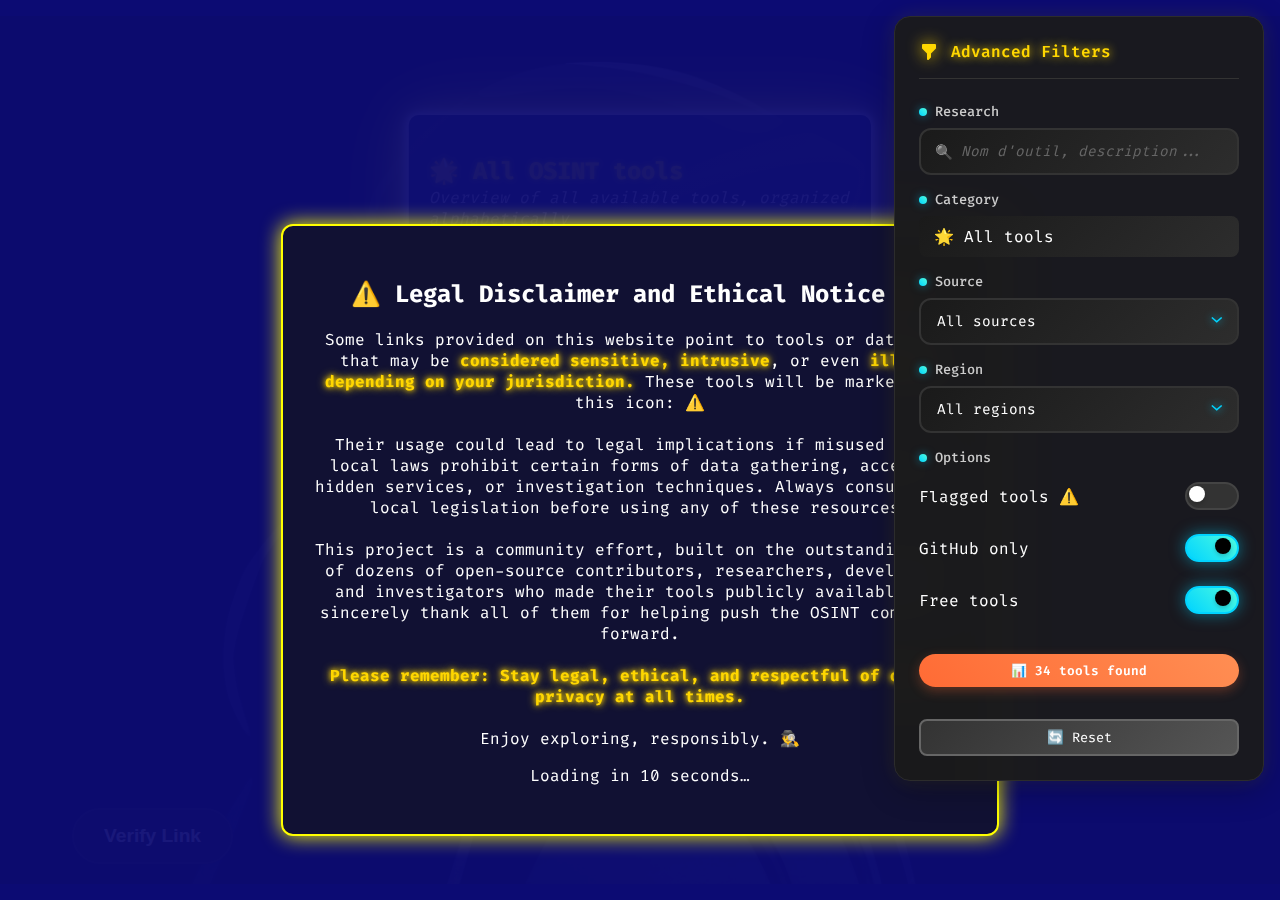
<file: index.html>
<!DOCTYPE html>
<html lang="en">
<head>
  <meta charset="UTF-8">
  <meta name="viewport" content="width=device-width, initial-scale=1.0">
  <title>OSINT hub</title>
  <link href="https://fonts.googleapis.com/css2?family=Fira+Code&display=swap" rel="stylesheet">
  <link rel="preconnect" href="https://fonts.googleapis.com">
  <link rel="preconnect" href="https://fonts.gstatic.com" crossorigin>
  <link href="https://fonts.googleapis.com/css2?family=Righteous&display=swap" rel="stylesheet">
  <link rel="icon" type="image/x-icon" href="./favicon.ico">
  <style>
    body, html {
      height: 100%;
      margin: 0;
      padding: 0;
      background: #0D0C73;
      color: #ffffff;
      font-family: 'Fira Code', monospace;
      display: flex;
      flex-direction: column;
      min-height: 100vh;
      position: relative;
      overflow-x: hidden;
    }

/*DEBUT DE LA MISE A JOUR DU SELECTEUR*/

    .filters-container {
      position: fixed;
      top: 1rem;
      right: 1rem;
      z-index: 10001;
      display: flex;
      flex-direction: column;
      gap: 1rem;
      width: 320px;
      background: rgba(26, 26, 26, 0.95);
      border: 1px solid #2c2c2c;
      border-radius: 16px;
      padding: 1.5rem;
      backdrop-filter: blur(20px);
      box-shadow: 
        0 8px 32px rgba(0, 0, 0, 0.3),
        0 0 20px rgba(255, 234, 0, 0.1);
    }

    .filters-header {
      display: flex;
      align-items: center;
      gap: 0.75rem;
      margin-bottom: 0.5rem;
      padding-bottom: 1rem;
      border-bottom: 1px solid #333;
    }

    .filters-icon {
      width: 20px;
      height: 20px;
      color: #FFD700;
      filter: drop-shadow(0 0 8px #FFD700);
    }

    .filters-title {
      font-size: 1rem;
      font-weight: 600;
      color: #FFD700;
      text-shadow: 0 0 10px #FFD700;
      margin: 0;
    }

    .filter-group {
      display: flex;
      flex-direction: column;
      gap: 0.5rem;
    }

    .filter-label {
      font-size: 0.85rem;
      color: #cccccc;
      font-weight: 500;
      display: flex;
      align-items: center;
      gap: 0.5rem;
    }

    .filter-label::before {
      content: "";
      width: 8px;
      height: 8px;
      background: linear-gradient(45deg, #00D4FF, #4FFBDF);
      border-radius: 50%;
      box-shadow: 0 0 8px rgba(0, 212, 255, 0.5);
    }

    .modern-select, .modern-input {
      appearance: none;
      -webkit-appearance: none;
      -moz-appearance: none;
      background: linear-gradient(135deg, #1a1a1a 0%, #2d2d2d 100%);
      border: 2px solid #333;
      border-radius: 12px;
      padding: 0.75rem 1rem;
      font-family: 'Fira Code', monospace;
      font-size: 0.9rem;
      color: white;
      width: 100%;
      box-sizing: border-box;
      transition: all 0.3s cubic-bezier(0.4, 0, 0.2, 1);
      position: relative;
      outline: none;
    }

    .modern-select:focus, .modern-input:focus {
      border-color: #00D4FF;
      box-shadow: 
        0 0 0 3px rgba(0, 212, 255, 0.1),
        0 0 20px rgba(0, 212, 255, 0.3),
        inset 0 1px 3px rgba(0, 0, 0, 0.2);
      background: linear-gradient(135deg, #1e1e1e 0%, #333 100%);
    }

    .modern-select:hover, .modern-input:hover {
      border-color: #4FFBDF;
      background: linear-gradient(135deg, #1e1e1e 0%, #333 100%);
      transform: translateY(-1px);
    }

    .select-wrapper {
      position: relative;
    }

    .select-wrapper::after {
      content: "⌄";
      position: absolute;
      right: 1rem;
      top: 50%;
      transform: translateY(-50%);
      color: #00D4FF;
      font-size: 1.2rem;
      pointer-events: none;
      transition: all 0.3s ease;
      filter: drop-shadow(0 0 4px #00D4FF);
    }

    .select-wrapper:hover::after {
      color: #4FFBDF;
      filter: drop-shadow(0 0 6px #4FFBDF);
      transform: translateY(-50%) scale(1.1);
    }

    .select-wrapper:focus-within::after {
      transform: translateY(-50%) rotate(180deg);
    }

    .modern-select option {
      background: #1a1a1a;
      color: white;
      padding: 0.5rem;
      border: none;
    }

    .modern-select option:hover {
      background: #333;
    }

    .search-wrapper {
      position: relative;
    }

    .search-wrapper::before {
      content: "🔍";
      position: absolute;
      left: 1rem;
      top: 50%;
      transform: translateY(-50%);
      font-size: 0.9rem;
      z-index: 1;
      filter: grayscale(1) opacity(0.7);
      transition: all 0.3s ease;
    }

    .search-wrapper:focus-within::before {
      filter: grayscale(0) opacity(1);
      transform: translateY(-50%) scale(1.1);
    }

    .modern-input.search {
      padding-left: 2.5rem;
    }

    .modern-input::placeholder {
      color: #666;
      font-style: italic;
    }

    .toggle-container {
      display: flex;
      align-items: center;
      justify-content: space-between;
      padding: 0.5rem 0;
    }

    .toggle-switch {
      position: relative;
      width: 50px;
      height: 24px;
      background: #333;
      border-radius: 24px;
      border: 2px solid #444;
      cursor: pointer;
      transition: all 0.3s ease;
    }

    .toggle-switch.active {
      background: linear-gradient(45deg, #00D4FF, #4FFBDF);
      border-color: #00D4FF;
      box-shadow: 0 0 15px rgba(0, 212, 255, 0.5);
    }

    .toggle-switch::after {
      content: "";
      position: absolute;
      top: 2px;
      left: 2px;
      width: 16px;
      height: 16px;
      background: white;
      border-radius: 50%;
      transition: all 0.3s cubic-bezier(0.4, 0, 0.2, 1);
      box-shadow: 0 2px 4px rgba(0, 0, 0, 0.2);
    }

    .toggle-switch.active::after {
      transform: translateX(26px);
      background: #000;
    }

    .results-counter {
      background: linear-gradient(45deg, #FF6B35, #FF8E53);
      color: white;
      padding: 0.5rem 1rem;
      border-radius: 20px;
      font-size: 0.8rem;
      font-weight: 600;
      text-align: center;
      margin-top: 1rem;
      box-shadow: 0 4px 12px rgba(255, 107, 53, 0.3);
      animation: pulse 2s infinite;
    }

    @keyframes pulse {
      0%, 100% { transform: scale(1); }
      50% { transform: scale(1.02); }
    }

    .reset-btn {
      background: linear-gradient(135deg, #333 0%, #555 100%);
      border: 2px solid #666;
      border-radius: 8px;
      color: white;
      padding: 0.5rem 1rem;
      font-family: 'Fira Code', monospace;
      font-size: 0.85rem;
      cursor: pointer;
      transition: all 0.3s ease;
      margin-top: 1rem;
    }

    .reset-btn:hover {
      background: linear-gradient(135deg, #555 0%, #777 100%);
      border-color: #888;
      transform: translateY(-1px);
      box-shadow: 0 4px 12px rgba(0, 0, 0, 0.3);
    }

/*FIN DE LA MISE A JOUR DU SELECTEUR*/

    .righteous-regular {
      font-family: "Righteous", sans-serif;
      font-weight: 400;
      font-style: normal;
    }

    #warningModal {
      position: fixed;
      z-index: 10000;
      top: 0; left: 0;
      width: 100vw;
      height: 100vh;
      background-color: rgba(13, 12, 115, 0.95);
      display: flex;
      align-items: center;
      justify-content: center;
      color: white;
      font-family: 'Fira Code', monospace;
    }

    .modal-content {
      background-color: #111133;
      border: 2px solid yellow;
      border-radius: 12px;
      padding: 2rem;
      text-align: center;
      max-width: 650px;
      box-shadow: 0 0 20px yellow;
      margin-top: 160px;
    }

    strong {
      font-weight: 800;
      color: #FFD700;
      text-shadow: 0 0 5px #FFD700, 0 0 10px #FFD700;
    }


    h1 {
      z-index: 10000;
      color: #FFD700;
      text-shadow:         
        0 0 7px #fff,
        0 0 10px #fff,
        0 0 21px #fff,
        0 0 42px #ffea00,
        0 0 82px #ffea00,
        0 0 92px #ffea00;
      text-align: center;
      padding: 20px 0;
      margin-bottom: 0;
      flex-shrink: 0;
      opacity: 1;
      font-size: 5rem;
    }

    #subtitle {
      z-index: 10000;
      text-align: center;
      padding-top: 0;
      margin: 0 0 2.5rem 0;
    }

    #categoryFilter {
      padding: 10px 15px;
      border-radius: 8px;
      border: none;
      font-size: 1rem;
      color: white;
      min-width: 220px;
      cursor: pointer;
      opacity: 1;
      z-index: 10000;
    }

    .filter-dropdown-container {
      opacity: 1;
      position: fixed;
      top: 1rem;
      right: 3rem;
      z-index: 10001 !important;
      text-align: center;
      padding: 10px 0;
      flex-shrink: 0;
      text-align:center;
      margin: 20px 0;
    }

    .filter-dropdown-container select {
      appearance: none;       
      -webkit-appearance: none;
      -moz-appearance: none;
      pointer-events: auto !important;
      background-color: #1a1a1a;
      border: 3px solid #2c2c2c;
      opacity: 0.8;
      color: white;
      border: none;
      padding: 10px 15px;
      border-radius: 30px;
      cursor: pointer;
      font-family: 'Fira Code', monospace;
      font-size: 1rem;
      min-width: 220px;
      transition: background-color 0.2s ease;
      z-index: 10000;
    }

    .filter-dropdown-container select option {
      background-color: #1a1a1a;
      color: white;
      font-family: 'Fira Code', monospace;
      font-size: 1rem;
    }

    .filter-dropdown-container select::after {
      content: "";
      position: absolute;
      top: 0;
      left: 0;
      width: 100%;
      height: 100%;
      background: radial-gradient(
        circle,
        rgba(255, 255, 255, 0.25) 0%,
        rgba(255, 255, 255, 0) 70%
      );
      transform: scale(0);
      transition: transform 0.5s ease;
    }

    .filter-dropdown-container select:hover::after {
      transform: scale(4);
    }

    .filter-dropdown-container select:hover {
      border-color: #666666;
      background: #292929;
    }

    #linkChecker {
      position: absolute;
      bottom: 0rem;
      left: 0rem;
      font-size: 1rem;
      color: white;
      min-width: 220px;
      cursor: pointer;
      opacity: 1;
      z-index: 9999;
      width: 400px;
      height: 400px;
      margin: 2rem;
    }

    .Btn {
      padding: 15px 30px;
      border: 2px solid #2c2c2c;
      background-color: #1a1a1a;
      color: #ffffff;
      font-size: 1.2rem;
      cursor: pointer;
      border-radius: 30px;
      transition: all 0.4s ease;
      outline: none;
      position: relative;
      top: 85%;
      left: 10%;
      overflow: hidden;
      font-weight: bold;
    }

    .Btn::after {
      content: "";
      position: absolute;
      top: 0;
      left: 0;
      width: 100%;
      height: 100%;
      background: radial-gradient(
        circle,
        rgba(255, 255, 255, 0.25) 0%,
        rgba(255, 255, 255, 0) 70%
      );
      transform: scale(0);
      transition: transform 0.5s ease;
    }

    .Btn:hover::after {
      transform: scale(4);
    }

    .Btn:hover {
      border-color: #666666;
      background: #292929;
    }


    #displayLink {
      overflow-y: auto;
      display: inline-block;
      position: absolute;
      top: 0px;
      right: 0px;
      width: 100%;
      height: 80%;
    }

    #img {
      overflow-x: hidden;
      top: 0; left: 0;
      position: fixed;
      width: 100%;
      height: 100vh;
      z-index: 1;
      opacity: 0.7;
      background-image: url(./background.jpg);
      background-position: center center;
      background-repeat: no-repeat;
      background-size: 120% auto;
      pointer-events: none;
    }

    main {
      z-index: 2000;
      flex-grow: 1;
      width: 33vw;
      max-width: 500px;
      min-width: 280px;
      height: auto;
      display: flex;
      justify-content: center;
      align-items: center;
      position: relative;
      margin: 20px auto;
    }

    section {
      z-index: 2000;
      position: absolute;
      top: 50%;
      left: 50%;
      width: 100%;
      max-height: 70vh;
      overflow-y: auto;
      padding: 20px;
      background: #3E5359;
      background: linear-gradient(90deg, rgba(62, 83, 89, 0.85) 0%, rgba(62, 83, 89, 0.85) 100%);
      border-radius: 10px;
      box-shadow:         
        0 0 7px #fff,
        0 0 10px #fff,
        0 0 21px #fff,
        0 0 42px #ffea00,
        0 0 82px #ffea00;
      transform: translate(-50%, -50%);
      transition: opacity 0.3s ease;
    }

    .hidden {
      opacity: 0;
      pointer-events: none;
      user-select: none;
      position: absolute;
    }

    section h2 {
      color: #ffe600;
      text-shadow: 0 0 5px #ffe600;
      padding-bottom: 0;
      margin-bottom: 0;
    }

    ul {
      list-style-type: none;
      padding: 0;
      display: block;
      margin-top: 2rem;
    }

    ul li {
      margin: 1.2rem 0;
    }

    ul li a {
      color: #ffffff;
      text-decoration: none;
      border-radius: 0.5rem;
      padding: 0.4rem;
      background-color: #0F1A5E;
    }

    ul li a:hover {
      background-color: #000000;
      transition: all 0.5s ease;
    }

    .category-description {
      font-size: 0.95rem;
      color: #cccccc;
      margin-top: -0.5rem;
      margin-bottom: 1rem;
      font-style: italic;
    }

    i {
      margin-top: 0;
      padding-top: 0;
    }

  .loader {
    width: 80px;
    height: 50px;
    position: absolute;
    left: 20%;
    bottom: 0;
  }

.loader-text {
  position: absolute;
  transform: translateX(-15px);
  top: 0;
  padding: 0;
  margin: 0;
  color: #FFD700;
  text-shadow: 0 0 5px #FFD700, 0 0 10px #FFD700;
  animation: text_713 3.5s ease both infinite;
  font-size: .8rem;
  letter-spacing: 1px;
}

.load {
  background-color: #DAA520;
  border-radius: 50px;
  display: block;
  height: 16px;
  width: 16px;
  bottom: 0;
  position: absolute;
  transform: translateX(64px);
  animation: loading_713 3.5s ease both infinite;
}

.load::before {
  position: absolute;
  content: "";
  width: 100%;
  height: 100%;
  background-color: #FFEA00;
  border-radius: inherit;
  animation: loading2_713 3.5s ease both infinite;
}

@keyframes text_713 {
  0% {
    letter-spacing: 1px;
    transform: translateX(0px);
  }

  40% {
    letter-spacing: 2px;
    transform: translateX(26px);
  }

  80% {
    letter-spacing: 1px;
    transform: translateX(32px);
  }

  90% {
    letter-spacing: 2px;
    transform: translateX(0px);
  }

  100% {
    letter-spacing: 1px;
    transform: translateX(0px);
  }
}

@keyframes loading_713 {
  0% {
    width: 16px;
    transform: translateX(0px);
  }

  40% {
    width: 100%;
    transform: translateX(0px);
  }

  80% {
    width: 16px;
    transform: translateX(64px);
  }

  90% {
    width: 100%;
    transform: translateX(0px);
  }

  100% {
    width: 16px;
    transform: translateX(0px);
  }
}

@keyframes loading2_713 {
  0% {
    transform: translateX(0px);
    width: 16px;
  }

  40% {
    transform: translateX(0%);
    width: 80%;
  }

  80% {
    width: 100%;
    transform: translateX(0px);
  }

  90% {
    width: 80%;
    transform: translateX(15px);
  }

  100% {
    transform: translateX(0px);
    width: 16px;
  }
}
 
  </style>
</head>
<body>
  <div id="warningModal">
    <div class="modal-content">
      <h2>⚠️ Legal Disclaimer and Ethical Notice ⚠️</h2>
      <p>
Some links provided on this website point to tools or databases that may be <strong>considered sensitive, intrusive</strong>, or even <strong>illegal depending on your jurisdiction. </strong>These tools will be marked with this icon: ⚠️
<br><br>
Their usage could lead to legal implications if misused or if local laws prohibit certain forms of data gathering, access to hidden services, or investigation techniques. Always consult your local legislation before using any of these resources.
<br><br>
This project is a community effort, built on the outstanding work of dozens of open-source contributors, researchers, developers, and investigators who made their tools publicly available. We sincerely thank all of them for helping push the OSINT community forward.
<br><br>
<strong>Please remember: Stay legal, ethical, and respectful of others privacy at all times.</strong>
<br><br>
Enjoy exploring, responsibly. 🕵️‍♂️</p>
      <p>Loading in <span id="countdown">10</span> seconds…</p>
    </div>
  </div>


  <!-- DEBUT DE LA MISE A JOUR DU SELECTEUR -->
  <div class="filters-container">
    <div class="filters-header">
      <svg class="filters-icon" fill="currentColor" viewBox="0 0 20 20">
        <path fill-rule="evenodd" d="M3 3a1 1 0 011-1h12a1 1 0 011 1v3a1 1 0 01-.293.707L12 11.414V15a1 1 0 01-.293.707l-2 2A1 1 0 018 17v-5.586L3.293 6.707A1 1 0 013 6V3z" clip-rule="evenodd"></path>
      </svg>
      <h3 class="filters-title">Advanced Filters</h3>
    </div>

    <!-- Recherche textuelle -->
    <div class="filter-group">
      <label class="filter-label">Research</label>
      <div class="search-wrapper">
        <input id="searchInput" type="text" class="modern-input search" placeholder="Nom d'outil, description...">
      </div>
    </div>

    <div class="filter-group">
      <label class="filter-label">Category</label>
      <div class="select-wrapper">
        <select id="categoryFilter" class="modern-select">
          <option value="all">🌟 All tools</option>
          <option value="usernames">🏷 Usernames</option>
          <option value="usefulsoftware">🔧 Useful Software</option>
          <option value="urls">🔗 URLs</option>
          <option value="transportation">🚂 Transportation</option>
          <option value="socialmedia">👥 Social Media</option>
          <option value="searchengines">🔎 Search Engines</option>
          <option value="phones">📱 Phone Numbers</option>
          <option value="names">🪪 Names</option>
          <option value="military">🪖 Military</option>
          <option value="ip">🌐 IP Addresses</option>
          <option value="images">🖼️ Images</option>
          <option value="geolocation">🧭 Geolocation & Maps</option>
          <option value="leak">🧾 Data Leak</option>
          <option value="email">✉️ Email Addresses</option>
          <option value="domains">🕸️ Domains</option>
          <option value="lookup">📡 Data Lookup</option>
          <option value="crypto">₿ Cryptocurrencies</option>
          <option value="companies">🏢 Compagnies</option>
          <option value="darknet">🧅 Darknet-oriented tool</option>
          <option value="frameworks">🗂️ Others OSINT frameworks</option>
        </select>
      </div>
    </div>

    <div class="filter-group">
      <label class="filter-label">Source</label>
      <div class="select-wrapper">
        <select id="sourceFilter" class="modern-select">
          <option value="">All sources</option>
          <option value="website">🕸️ Sites Web</option>
          <option value="api">🔌 APIs</option>
          <option value="government">🏛 Government Resources</option>
        </select>
      </div>
    </div>

    <div class="filter-group">
      <label class="filter-label">Region</label>
      <div class="multi-select-container">
        <div class="select-wrapper">
          <select id="countryFilter" class="modern-select">
            <option value="">All regions</option>
            <option value="international">🌍 International</option>
            <option value="europe">🇪🇺 Europe</option>
            <option value="austria">🇦🇹 Austria</option>
            <option value="belgium">🇧🇪 Belgium</option>
            <option value="bulgaria">🇧🇬 Bulgaria</option>
            <option value="croatia">🇭🇷 Croatia</option>
            <option value="cyprus">🇨🇾 Cyprus</option>
            <option value="czech-republic">🇨🇿 Czech Republic</option>
            <option value="denmark">🇩🇰 Denmark</option>
            <option value="estonia">🇪🇪 Estonia</option>
            <option value="finland">🇫🇮 Finland</option>
            <option value="france">🇫🇷 France</option>
            <option value="germany">🇩🇪 Germany</option>
            <option value="greece">🇬🇷 Greece</option>
            <option value="hungary">🇭🇺 Hungary</option>
            <option value="iceland">🇮🇸 Iceland</option>
            <option value="ireland">🇮🇪 Ireland</option>
            <option value="italy">🇮🇹 Italy</option>
            <option value="latvia">🇱🇻 Latvia</option>
            <option value="lithuania">🇱🇹 Lithuania</option>
            <option value="luxembourg">🇱🇺 Luxembourg</option>
            <option value="malta">🇲🇹 Malta</option>
            <option value="netherlands">🇳🇱 Netherlands</option>
            <option value="norway">🇳🇴 Norway</option>
            <option value="poland">🇵🇱 Poland</option>
            <option value="portugal">🇵🇹 Portugal</option>
            <option value="romania">🇷🇴 Romania</option>
            <option value="slovakia">🇸🇰 Slovakia</option>
            <option value="slovenia">🇸🇮 Slovenia</option>
            <option value="spain">🇪🇸 Spain</option>
            <option value="sweden">🇸🇪 Sweden</option>
            <option value="switzerland">🇨🇭 Switzerland</option>
            <option value="uk">🇬🇧 United Kingdom</option>
          </select>
        </div>
      </div>
    </div>

    <div class="filter-group">
      <label class="filter-label">Options</label>
      
      <div class="toggle-container">
        <span>Flagged tools ⚠️</span>
        <div class="toggle-switch" data-filter="flagged"></div>
      </div>
      
      <div class="toggle-container">
        <span>GitHub only</span>
        <div class="toggle-switch active" data-filter="github"></div>
      </div>
      
      <div class="toggle-container">
        <span>Free tools</span>
        <div class="toggle-switch active" data-filter="free"></div>
      </div>
    </div>

    <div class="results-counter">
      📊 147 tools found
    </div>

    <!-- Reset button -->
    <button class="reset-btn" onclick="resetFilters()">
      🔄 Reset
    </button>
  </div>
<!-- FIN DE LA MISE A JOUR DU SELECTEUR -->


  <div id="linkChecker">
    <button class="Btn">Verify Link</button>
    <div id="displayLink"></div>
  </div>

  <main>

    <section data-category="all" class="hidden">
      <h2>🌟 All OSINT tools</h2>
      <i>Overview of all available tools, organized alphabetically  </i>
      <ul id="allToolsList">
      </ul>
    </section>

    <section data-category="usernames">
      <h2>🏷 Usernames</h2>
      <i>Searching for information using a pseudonym</i>
      <ul>
        <li><a href="https://whatsmyname.app/" target="_blank" data-source="website" data-country="international" data-flagged="false" data-free="true">WhatsMyName</a></li>
        <li><a href="https://namecheckup.com/" target="_blank" data-source="website" data-country="international" data-flagged="false" data-free="true">NameCheckup</a></li>
        <li><a href="https://usersearch.org/" target="_blank" data-source="website" data-country="international" data-flagged="false" data-free="true">UserSearch</a></li>
        <li><a href="https://checkusernames.com/" target="_blank" data-source="website" data-country="international" data-flagged="false" data-free="true">CheckUsernames</a></li>
        <li><a href="https://github.com/sherlock-project/sherlock" target="_blank" data-source="github" data-country="international" data-flagged="false" data-free="true">Sherlock</a></li>
        <li><a href="https://www.namecheckr.com/" target="_blank" data-source="website" data-country="international" data-flagged="false" data-free="true">Namecheckr</a></li>
        <li><a href="https://fr.linkedin.com/" target="_blank" data-source="website" data-country="europe" data-flagged="false" data-free="true">LinkedIn</a></li>
        <li><a href="https://www.rtl.be/info/" target="_blank" data-source="government" data-country="belgium" data-flagged="false" data-free="true">RTL User ID (BE)</a></li>
      </ul>
    </section>

    <section data-category="usefulsoftware">
      <h2>🔧 Useful Software</h2>
      <i>Useful software tools for OSINT</i>
      <ul>
        <li><a href="https://github.com/smicallef/spiderfoot" target="_blank" data-source="github" data-country="international" data-flagged="false" data-free="true">Spiderfoot</a></li>
        <li><a href="https://github.com/lanmaster53/recon-ng" target="_blank" data-source="github" data-country="international" data-flagged="false" data-free="true">Recon-ng</a></li>
        <li><a href="https://github.com/laramies/theHarvester" target="_blank" data-source="github" data-country="international" data-flagged="false" data-free="true">theHarvester</a></li>
        <li><a href="https://github.com/alpkeskin/mosint" target="_blank" data-source="github" data-country="international" data-flagged="false" data-free="true">Mosint</a></li>
        <li><a href="https://www.maltego.com/" target="_blank" data-source="website" data-country="international" data-flagged="false" data-free="false">Maltego</a></li>
        <li><a href="https://1trace.space/" target="_blank" data-source="website" data-country="international" data-flagged="false" data-free="false">1trace</a></li>
        <li><a href="https://github.com/megadose/holehe" target="_blank" data-source="github" data-country="international" data-flagged="false" data-free="true">Holehe</a></li>
        <li><a href="https://www.tracelabs.org/initiatives/osint-vm" target="_blank" data-source="website" data-country="international" data-flagged="false" data-free="true">Trace Labs VM</a></li>
        <li><a href="https://start.me/" target="_blank" data-source="website" data-country="international" data-flagged="false" data-free="true">Start.me</a></li>
        <li><a href="https://www.service-public.fr/" target="_blank" data-source="government" data-country="france" data-flagged="false" data-free="true">Service Public (FR)</a></li>
        <li><a href="https://www.belgium.be/fr" target="_blank" data-source="government" data-country="belgium" data-flagged="false" data-free="true">Belgium.be</a></li>
        <li><a href="https://justice.belgium.be/fr/service_public_federal_justice/organisation/moniteur_belge" target="_blank" data-source="government" data-country="belgium" data-flagged="false" data-free="true">Le Moniteur (BE)</a></li>
        <li><a href="https://github.com/etalab" target="_blank" data-source="github" data-country="france" data-flagged="false" data-free="true">Etalab (FR)</a></li>
        <li><a href="https://github.com/bundesAPI" target="_blank" data-source="github" data-country="germany" data-flagged="false" data-free="true">Bundes API (DE)</a></li>
        <li><a href="https://github.com/dataoverheid" target="_blank" data-source="github" data-country="netherlands" data-flagged="false" data-free="true">Data Over Heid (NL)</a></li>
        <li><a href="https://github.com/belgif" target="_blank" data-source="github" data-country="belgium" data-flagged="false" data-free="true">BelgIF (BE)</a></li>
        <li><a href="https://github.com/opendata-swiss" target="_blank" data-source="github" data-country="switzerland" data-flagged="false" data-free="true">Opendata-Swiss (CH)</a></li>
        <li><a href="https://github.com/DIGGSweden" target="_blank" data-source="github" data-country="sweden" data-flagged="false" data-free="true">DIGGSweden (SE)</a></li>
        <li><a href="https://github.com/Informasjonsforvaltning" target="_blank" data-source="github" data-country="norway" data-flagged="false" data-free="true">Informasjonsforvaltning (NO)</a></li>
        <li><a href="https://github.com/vrk-kpa" target="_blank" data-source="github" data-country="finland" data-flagged="false" data-free="true">Finnish Digital Agency (FI)</a></li>
      </ul>
    </section>

    <section data-category="urls">
      <h2>🔗 URLs</h2>
      <i>Parsing, transforming or extracting from URLs</i>
      <ul>
        <li><a href="https://urlscan.io/" target="_blank" data-source="website" data-country="international" data-flagged="false" data-free="true">urlscan.io</a></li>
        <li><a href="https://unshorten.it/" target="_blank" data-source="website" data-country="international" data-flagged="false" data-free="true">Unshorten.it</a></li>
        <li><a href="https://checkphish.ai/" target="_blank" data-source="website" data-country="international" data-flagged="false" data-free="true">Checkphish</a></li>
        <li><a href="https://www.virustotal.com/" target="_blank" data-source="website" data-country="international" data-flagged="false" data-free="true">VirusTotal</a></li>
        <li><a href="https://www.talosintelligence.com/" target="_blank" data-source="website" data-country="international" data-flagged="false" data-free="true">CISCO TALOS Intel</a></li>
        <li><a href="https://www.phishtool.com/" target="_blank" data-source="website" data-country="international" data-flagged="false" data-free="true">PhishTool</a></li>
        <li><a href="https://metadefender.opswat.com/" target="_blank" data-source="website" data-country="international" data-flagged="false" data-free="false">Opswat Metadefender</a></li>
        <li><a href="https://www.cert.be/fr" target="_blank" data-source="government" data-country="belgium" data-flagged="false" data-free="true">CERT (BE)</a></li>
      </ul>
    </section>

    <section data-category="transportation">
      <h2>🚂 Transportation</h2>
      <i>Tracking of vehicles, plates or routes</i>
      <ul>
        <li><a href="https://flightaware.com/" target="_blank" data-source="website" data-country="international" data-flagged="false" data-free="true">FlightAware</a></li>
        <li><a href="https://www.flightradar24.com/" target="_blank" data-source="website" data-country="international" data-flagged="false" data-free="true">FlightRadar24</a></li>
        <li><a href="https://marinetraffic.com/" target="_blank" data-source="website" data-country="international" data-flagged="false" data-free="true">MarineTraffic</a></li>
        <li><a href="https://raildar.fr/" target="_blank" data-source="website" data-country="france" data-flagged="false" data-free="true">Raildar (FR)</a></li>
        <li><a href="https://www.belgiantrain.be/fr/travel-info/prepare-for-your-journey/leaflets/global-map-train-belgium" target="_blank" data-source="government" data-country="belgium" data-flagged="false" data-free="true">SNCB (BE)</a></li>
        <li><a href="https://data.delijn.be/" target="_blank" data-source="api" data-country="belgium" data-flagged="false" data-free="true">De Lijn API (BE)</a></li>
        <li><a href="https://openrailwaymap.org/" target="_blank" data-source="website" data-country="international" data-flagged="false" data-free="true">Open railway map</a></li>
        <li><a href="https://www.map.signalbox.io/" target="_blank" data-source="website" data-country="uk" data-flagged="false" data-free="true">Train Map (UK)</a></li>
        <li><a href="https://treinenradar.nl/" target="_blank" data-source="website" data-country="netherlands" data-flagged="false" data-free="true">Train Map (NL)</a></li>
        <li><a href="https://www.opentraintimes.com/" target="_blank" data-source="website" data-country="uk" data-flagged="false" data-free="true">Open Train Times (UK)</a></li>
      </ul>
    </section>

    <section data-category="socialmedia">
      <h2>👥 Social Media</h2>
      <i>Investigation of social profiles and activities</i>
      <ul>
        <li><a href="https://social-searcher.com/" target="_blank" data-source="website" data-country="international" data-flagged="false" data-free="true">Social Searcher</a></li>
        <li><a href="https://github.com/soxoj/maigret" target="_blank" data-source="github" data-country="international" data-flagged="false" data-free="true">Maigret</a></li>
        <li><a href="https://www.facebook.com/directory/people/" target="_blank" data-source="website" data-country="international" data-flagged="false" data-free="true">Facebook Directory</a></li>
        <li><a href="https://www.sowsearch.info/" target="_blank" data-source="website" data-country="france" data-flagged="false" data-free="true">SOW Social</a></li>
        <li><a href="https://reseauxsociaux.fr/" target="_blank" data-source="website" data-country="france" data-flagged="false" data-free="true">ReseauxSociaux.fr</a></li>
        <li><a href="https://github.com/JackJuly/linkook" target="_blank" data-source="github" data-country="international" data-flagged="false" data-free="true">Linkook</a></li>
        <li><a href="https://github.com/Datalux/Osintgram" target="_blank" data-source="github" data-country="international" data-flagged="false" data-free="true">Osintgram</a></li>
        <li><a href="https://telegram.org/" target="_blank" data-source="website" data-country="international" data-flagged="false" data-free="true">Telegram</a></li>
        <li><a href="https://github.com/paulpierre/informer" target="_blank" data-source="github" data-country="international" data-flagged="false" data-free="true">Informer - Telegram Mass Surveillance</a></li>
      </ul>
    </section>

    <section class="section-card" data-category="searchengines">
      <h2 class="text-xl font-bold mb-2">🔎 Search engines</h2>
      <i>Specialized search engines for OSINT</i>
      <ul class="list-disc ml-6">
        <li><a href="https://www.google.com" target="_blank" data-source="website" data-country="international" data-flagged="false" data-free="true">Google</a></li>
        <li><a href="https://www.exploit-db.com/google-hacking-database" target="_blank" data-source="website" data-country="international" data-flagged="false" data-free="true">Google Dorking Cheatsheet</a></li>
        <li><a href="https://github.com/SalehLardhi/google-dorks-toolkit" target="_blank" data-source="github" data-country="international" data-flagged="false" data-free="true">Google Dorking automated tool</a></li>
        <li><a href="https://dorksearch.com/" target="_blank" data-source="website" data-country="international" data-flagged="false" data-free="true">DorkSearch</a></li>
        <li><a href="https://www.bing.com" target="_blank" data-source="website" data-country="international" data-flagged="false" data-free="true">Bing</a></li>
        <li><a href="https://www.duckduckgo.com" target="_blank" data-source="website" data-country="international" data-flagged="false" data-free="true">DuckDuckGo</a></li>
        <li><a href="https://yandex.com" target="_blank" data-source="website" data-country="international" data-flagged="true" data-free="true">Yandex ⚠️</a></li>
        <li><a href="https://www.qwant.com" target="_blank" data-source="website" data-country="europe" data-flagged="false" data-free="true">Qwant (EU)</a></li>
        <li><a href="https://dashdork.com/" target="_blank" data-source="website" data-country="international" data-flagged="false" data-free="true">Dashdork</a></li>
        <li><a href="https://www.startpage.com" target="_blank" data-source="website" data-country="international" data-flagged="false" data-free="true">Startpage</a></li>
      </ul>
    </section>
 
    <section class="section-card" data-category="leak">
      <h2 class="text-xl font-bold mb-2">🧾 Data Leak</h2>
      <i>Public breaches, dumps, leaks, and compromised data</i>
      <ul class="list-disc ml-6">
        <li><a href="https://wikileaks.org/" target="_blank" data-source="website" data-country="international" data-flagged="true" data-free="true">Wikileaks ⚠️</a></li>
        <li><a href="https://ddosecrets.com/" target="_blank" data-source="website" data-country="international" data-flagged="true" data-free="true">DDOSecrets ⚠️</a></li>
        <li><a href="https://cryptome.org/" target="_blank" data-source="website" data-country="international" data-flagged="true" data-free="true">Cryptome ⚠️</a></li>
        <li><a href="https://weakpass.com/" target="_blank" data-source="website" data-country="international" data-flagged="false" data-free="true">WeakPass</a></li>
        <li><a href="https://github.com/danielmiessler/SecLists" target="_blank" data-source="github" data-country="international" data-flagged="false" data-free="true">SecList</a></li>
        <li><a href="https://github.com/berzerk0/Probable-Wordlists" target="_blank" data-source="github" data-country="international" data-flagged="false" data-free="true">Probable Wordlists</a></li>
        <li><a href="https://discordleaks.unicornriot.ninja/" target="_blank" data-source="website" data-country="international" data-flagged="true" data-free="true">Discord leaks ⚠️</a></li>
        <li><a href="https://leak-lookup.com/" target="_blank" data-source="website" data-country="international" data-flagged="true" data-free="true">Leak Lookup ⚠️</a></li>
        <li><a href="https://offshoreleaks.icij.org/" target="_blank" data-source="website" data-country="international" data-flagged="true" data-free="true">Offshore Leaks ⚠️</a></li>
        <li><a href="https://enlacehacktivista.org/" target="_blank" data-source="website" data-country="international" data-flagged="true" data-free="true">Enlace Hacktivista ⚠️</a></li>
        <li><a href="https://leakcheck.io/" target="_blank" data-source="website" data-country="international" data-flagged="true" data-free="true">Leak Check ⚠️</a></li>
        <li><a href="https://databreach.com" target="_blank" data-source="website" data-country="international" data-flagged="true" data-free="true">Data Breach Website ⚠️</a></li>
        <li><a href="https://github.com/doormanBreach/FreeDatabreaches" target="_blank" data-source="github" data-country="international" data-flagged="false" data-free="true">FreeDatabreaches</a></li>
        <li><a href="https://intelx.io/tools?tab=social" target="_blank" data-source="website" data-country="international" data-flagged="true" data-free="true">Intelligence X ⚠️</a></li>
      </ul>
    </section>    

    <section class="section-card" data-category="phones">
      <h2 class="text-xl font-bold mb-2">📱 Search by phone number</h2>
      <i>Search and validate phone numbers</i>
      <ul class="list-disc ml-6">
        <li><a href="https://www.truecaller.com/" target="_blank" data-source="website" data-country="international" data-flagged="false" data-free="true">Truecaller</a></li>
        <li><a href="https://www.numverify.com/" target="_blank" data-source="website" data-country="international" data-flagged="false" data-free="true">NumVerify</a></li>
        <li><a href="https://www.whocalled.us/" target="_blank" data-source="website" data-country="international" data-flagged="false" data-free="true">WhoCalled.us</a></li>
        <li><a href="https://www.pagesjaunes.fr/" target="_blank" data-source="website" data-country="france" data-flagged="false" data-free="true">Pages Jaunes (FR)</a></li>
        <li><a href="https://www.infobel.com/en/belgium" target="_blank" data-source="website" data-country="belgium" data-flagged="false" data-free="true">Infobel (BE)</a></li>
        <li><a href="https://www.pagesdor.be/" target="_blank" data-source="website" data-country="belgium" data-flagged="false" data-free="true">Les pages d'or (BE)</a></li>
        <li><a href="https://spotthem.com/" target="_blank" data-source="website" data-country="international" data-flagged="false" data-free="false">SpotThem</a></li>
      </ul>
    </section>

    <section class="section-card" data-category="names">
      <h2 class="text-xl font-bold mb-2">🪪 Search by name</h2>
      <i>Cross-referencing and tracing from first names or last names</i>
      <ul class="list-disc ml-6">
        <li><a href="https://www.familysearch.org/" target="_blank" data-source="website" data-country="international" data-flagged="false" data-free="true">FamilySearch</a></li>
        <li><a href="https://www.geneanet.org/" target="_blank" data-source="website" data-country="france" data-flagged="false" data-free="true">Geneanet (FR)</a></li>
        <li><a href="https://www.nationalarchives.gov.uk/" target="_blank" data-source="government" data-country="uk" data-flagged="false" data-free="true">National Archives (UK)</a></li>
        <li><a href="https://www.filae.com/" target="_blank" data-source="website" data-country="france" data-flagged="false" data-free="true">Filae (FR)</a></li>
        <li><a href="https://www.arch.be/index.php" target="_blank" data-source="government" data-country="belgium" data-flagged="false" data-free="true">Archives nationales (BE)</a></li>
      </ul>
    </section>

    <section class="section-card" data-category="military">
      <h2 class="text-xl font-bold mb-2">🪖 Military information</h2>
      <i>Sources or data related to the military environment</i>
      <ul class="list-disc ml-6">
        <li><a href="https://www.globalsecurity.org/" target="_blank" data-source="website" data-country="international" data-flagged="false" data-free="true">GlobalSecurity.org</a></li>
        <li><a href="https://www.sipri.org/" target="_blank" data-source="website" data-country="international" data-flagged="false" data-free="true">SIPRI (International)</a></li>
        <li><a href="https://www.defense.gouv.fr/" target="_blank" data-source="government" data-country="france" data-flagged="false" data-free="true">Ministry of the Armed Forces (FR)</a></li>
        <li><a href="https://www.mil.be/fr" target="_blank" data-source="government" data-country="belgium" data-flagged="false" data-free="true">The Belgian defense website (BE)</a></li>
        <li><a href="https://www.army.mil/" target="_blank" data-source="government" data-country="international" data-flagged="false" data-free="true">Army Official website (US)</a></li>
      </ul>
    </section>

    <section class="section-card" data-category="ip">
      <h2 class="text-xl font-bold mb-2">🌐 IP addresses</h2>
      <i>Tracking from an IP address</i>
      <ul class="list-disc ml-6">
        <li><a href="https://www.abuseipdb.com/" target="_blank" data-source="website" data-country="international" data-flagged="false" data-free="true">AbuseIPDB</a></li>
        <li><a href="https://ipinfo.io/" target="_blank" data-source="api" data-country="international" data-flagged="false" data-free="true">IPinfo</a></li>
        <li><a href="https://bgp.he.net/" target="_blank" data-source="website" data-country="international" data-flagged="false" data-free="true">BGP.he.net</a></li>
        <li><a href="https://www.cert.be/" target="_blank" data-source="government" data-country="belgium" data-flagged="false" data-free="true">CERT.be (BE)</a></li>
        <li><a href="https://www.afnic.fr/" target="_blank" data-source="government" data-country="france" data-flagged="false" data-free="true">AFNIC (FR)</a></li>
        <li><a href="https://iplogger.org/" target="_blank" data-source="website" data-country="international" data-flagged="true" data-free="true">IP Logger ⚠️</a></li>
      </ul>
    </section>

    <section class="section-card" data-category="images">
      <h2 class="text-xl font-bold mb-2">🖼️ Image search</h2>
      <i>Reverse search or photo/image analysis</i>
      <ul class="list-disc ml-6">
        <li><a href="https://tineye.com/" target="_blank" data-source="website" data-country="international" data-flagged="false" data-free="true">TinEye</a></li>
        <li><a href="https://images.google.com/" target="_blank" data-source="website" data-country="international" data-flagged="false" data-free="true">Google Images</a></li>
        <li><a href="https://yandex.com/images/" target="_blank" data-source="website" data-country="international" data-flagged="false" data-free="true">Yandex Images</a></li>
        <li><a href="https://www.pixsy.com/" target="_blank" data-source="website" data-country="international" data-flagged="false" data-free="true">Pixsy (copyright search)</a></li>
        <li><a href="https://profileimageintel.com/" target="_blank" data-source="website" data-country="international" data-flagged="false" data-free="true">ProfileImageIntel</a></li>
        <li><a href="https://www.fotoforensics.com/" target="_blank" data-source="website" data-country="international" data-flagged="false" data-free="true">Fotoforensics</a></li>
        <li><a href="https://www.pic2map.com/" target="_blank" data-source="website" data-country="international" data-flagged="false" data-free="true">Pic2Map</a></li>
        <li><a href="https://29a.ch/photo-forensics//#forensic-magnifier" target="_blank" data-source="website" data-country="international" data-flagged="false" data-free="true">Forensically</a></li>
      </ul>
    </section>

    <section class="section-card" data-category="geolocation">
      <h2 class="text-xl font-bold mb-2">🧭 Geolocation & maps</h2>
      <i>Location tools, GPS, maps and coordinates</i>
      <ul class="list-disc ml-6">
        <li><a href="https://geoportail.gouv.fr/" target="_blank" data-source="government" data-country="france" data-flagged="false" data-free="true">Geoportail (FR)</a></li>
        <li><a href="https://www.cadastre.gouv.fr/" target="_blank" data-source="government" data-country="france" data-flagged="false" data-free="true">Cadastre (FR)</a></li>
        <li><a href="https://geopunt.be/" target="_blank" data-source="government" data-country="belgium" data-flagged="false" data-free="true">Geopunt (BE)</a></li>
        <li><a href="https://geoportail.wallonie.be" target="_blank" data-source="government" data-country="belgium" data-flagged="false" data-free="true">WalOnMap (BE)</a></li>
        <li><a href="https://www.minfin.fgov.be/ecad-web/" target="_blank" data-source="government" data-country="belgium" data-flagged="false" data-free="true">CADGIS (BE)</a></li>
        <li><a href="https://www.google.com/maps" target="_blank" data-source="website" data-country="international" data-flagged="false" data-free="true">Google Maps</a></li>
        <li><a href="https://www.waze.com/" target="_blank" data-source="website" data-country="international" data-flagged="false" data-free="true">Waze</a></li>
        <li><a href="https://www.openstreetmap.org/" target="_blank" data-source="website" data-country="international" data-flagged="false" data-free="true">OpenStreetMap</a></li>
        <li><a href="https://wikimapia.org/" target="_blank" data-source="website" data-country="international" data-flagged="false" data-free="true">Wikimapia</a></li>
        <li><a href="https://www.koshegio.com/calculator-dbscan-clustering" target="_blank" data-source="website" data-country="international" data-flagged="false" data-free="true">Koshegio DBSCAN clustering Calculator</a></li>
        <li><a href="https://datatab.net/statistics-calculator/cluster/dbscan-calculator" target="_blank" data-source="website" data-country="international" data-flagged="false" data-free="true">Datatab DBSCAN clustering Calculator</a></li>
        <li><a href="https://www.openstreetmap.org/" target="_blank" data-source="website" data-country="international" data-flagged="false" data-free="true">OpenStreetMap</a></li>
        <li><a href="https://geojson.io/" target="_blank" data-source="website" data-country="international" data-flagged="false" data-free="true">GeoJSON</a></li>
        <li><a href="https://www.earthcam.com/" target="_blank" data-source="website" data-country="international" data-flagged="true" data-free="true">EarthCam ⚠️</a></li>
        <li><a href="https://www.ordnancesurvey.co.uk/" target="_blank" data-source="government" data-country="uk" data-flagged="false" data-free="true">Ordnance Survey (UK)</a></li>
        <li><a href="https://geo.api.gouv.fr/" target="_blank" data-source="api" data-country="uk" data-flagged="false" data-free="true">GEO API (FR)</a></li>
        <li><a href="https://www.cadastre.gouv.fr/scpc/accueil.do" target="_blank" data-source="government" data-country="france" data-flagged="false" data-free="true">Cadastre (FR)</a></li>
        <li><a href="https://www.geoportal.de/" target="_blank" data-source="government" data-country="germany" data-flagged="false" data-free="true">Geoportal (DE)</a></li>
        <li><a href="https://geodati.gov.it/geoportale/eng/" target="_blank" data-source="government" data-country="italy" data-flagged="false" data-free="true">Geo Data(IT)</a></li>
        <li><a href="https://www.einforma.com/registros-propiedad" target="_blank" data-source="government" data-country="spain" data-flagged="false" data-free="true">Property Registries (ES)</a></li>
        <li><a href="https://www.ign.es/web/ign/portal" target="_blank" data-source="government" data-country="spain" data-flagged="false" data-free="true">National Geographic Institute (ES)</a></li>
        <li><a href="https://geoportal.lneg.pt/en/opendata/" target="_blank" data-source="government" data-country="portugal" data-flagged="false" data-free="true">GEO DATA (PT)</a></li>
        <li><a href="https://www.pdok.nl/" target="_blank" data-source="government" data-country="netherlands" data-flagged="false" data-free="true">GEO DATA (NL)</a></li>
        <li><a href="https://www.geo.be/home?l=en" target="_blank" data-source="government" data-country="belgium" data-flagged="false" data-free="true">GEO DATA (BE)</a></li>
        <li><a href="https://www.geo.admin.ch/fr" target="_blank" data-source="government" data-country="switzerland" data-flagged="false" data-free="true">GEO DATA (CH)</a></li>
        <li><a href="https://api3.geo.admin.ch/" target="_blank" data-source="api" data-country="switzerland" data-flagged="false" data-free="true">GEO DATA API (CH)</a></li>
        <li><a href="https://www.geoland.at/" target="_blank" data-source="government" data-country="austria" data-flagged="false" data-free="true">GEO DATA (AT)</a></li>
        <li><a href="https://map.geoportail.lu/" target="_blank" data-source="government" data-country="luxembourg" data-flagged="false" data-free="true">GEO DATA (LU)</a></li>
        <li><a href="https://geodata-info.dk/" target="_blank" data-source="government" data-country="denmark" data-flagged="false" data-free="true">GEO DATA (DK)</a></li>
        <li><a href="https://www.lantmateriet.se/" target="_blank" data-source="government" data-country="sweden" data-flagged="false" data-free="true">GEO DATA (SE)</a></li>
        <li><a href="https://www.geonorge.no/" target="_blank" data-source="government" data-country="norway" data-flagged="false" data-free="true">GEO DATA (NO)</a></li>
        <li><a href="https://www.maanmittauslaitos.fi/" target="_blank" data-source="government" data-country="finland" data-flagged="false" data-free="true">GEO DATA (FI)</a></li>
        <li><a href="https://www.geohive.ie/" target="_blank" data-source="government" data-country="ireland" data-flagged="false" data-free="true">GEO DATA (IE)</a></li>
        <li><a href="https://www.natt.is/en" target="_blank" data-source="government" data-country="iceland" data-flagged="false" data-free="true">GEO DATA (IS)</a></li>
        <li><a href="https://www.geoportal.gov.pl/" target="_blank" data-source="government" data-country="poland" data-flagged="false" data-free="true">GEO DATA (PL)</a></li>
        <li><a href="https://geoportal.gov.cz/web/guest/home" target="_blank" data-source="government" data-country="czech-republic" data-flagged="false" data-free="true">GEO DATA (CZ)</a></li>
        <li><a href="https://geohub.gov.mt/" target="_blank" data-source="government" data-country="malta" data-flagged="false" data-free="true">GEO DATA (MT)</a></li>
        <li><a href="https://geoportaal.maaamet.ee/eng/" target="_blank" data-source="government" data-country="estonia" data-flagged="false" data-free="true">GEO DATA (EE)</a></li>
        <li><a href="https://inspire-geoportal.ec.europa.eu/srv/eng/catalog.search#/home" target="_blank" data-source="government" data-country="europe" data-flagged="false" data-free="true">European GEO DATA (EU)</a></li>
      </ul>
    </section>

    <section class="section-card" data-category="email">
      <h2 class="text-xl font-bold mb-2">✉️ email lookup</h2>
      <i>Verification or tracing of email addresses</i>
      <ul class="list-disc ml-6">
        <li><a href="https://hunter.io/" target="_blank" data-source="website" data-country="international" data-flagged="false" data-free="true">Hunter.io</a></li>
        <li><a href="https://epieos.com/" target="_blank" data-source="website" data-country="international" data-flagged="false" data-free="true">Epieos</a></li>
        <li><a href="https://haveibeenpwned.com/" target="_blank" data-source="website" data-country="international" data-flagged="false" data-free="true">HIBP</a></li>
        <li><a href="https://dehashed.com/" target="_blank" data-source="website" data-country="international" data-flagged="true" data-free="true">Dehashed ⚠️</a></li>
        <li><a href="https://mailtester.com/" target="_blank" data-source="website" data-country="international" data-flagged="false" data-free="true">MailTester</a></li>
        <li><a href="https://emailrep.io/" target="_blank" data-source="api" data-country="international" data-flagged="false" data-free="true">EmailRep.io</a></li>
        <li><a href="https://www.pipl.com/" target="_blank" data-source="website" data-country="international" data-flagged="true" data-free="true">Pipl ⚠️</a></li>
        <li><a href="https://www.stopforumspam.com/" target="_blank" data-source="website" data-country="international" data-flagged="false" data-free="true">StopForumSpam</a></li>
        <li><a href="https://spotthem.com/" target="_blank" data-source="website" data-country="international" data-flagged="false" data-free="false">SpotThem</a></li>
      </ul>
    </section>

    <section class="section-card" data-category="domains">
      <h2 class="text-xl font-bold mb-2">🕸️ Domains</h2>
      <i>Domain resolution, whois, history or reputation</i>
      <ul class="list-disc ml-6">
        <li><a href="https://whois.domaintools.com/" target="_blank" data-source="website" data-country="international" data-flagged="false" data-free="true">DomainTools WHOIS</a></li>
        <li><a href="https://www.nic.fr/" target="_blank" data-source="government" data-country="france" data-flagged="false" data-free="true">AFNIC WHOIS (FR)</a></li>
        <li><a href="https://www.dnsstuff.com/" target="_blank" data-source="website" data-country="international" data-flagged="false" data-free="true">DNSstuff</a></li>
        <li><a href="https://www.dnslytics.com/" target="_blank" data-source="website" data-country="international" data-flagged="false" data-free="true">DNSlytics</a></li>
        <li><a href="https://www.dnschecker.org/" target="_blank" data-source="website" data-country="international" data-flagged="false" data-free="true">DNS Checker</a></li>
        <li><a href="https://dnsdumpster.com/" target="_blank" data-source="website" data-country="international" data-flagged="false" data-free="true">DNS Dumpster</a></li>
      </ul>
    </section>

    <section class="section-card" data-category="lookup">
      <h2 class="text-xl font-bold mb-2">📡 Data Lookup</h2>
      <i>Access to open databases</i>
      <ul class="list-disc ml-6">
        <li><a href="https://github.com/spyse-com" target="_blank" data-source="github" data-country="international" data-flagged="false" data-free="true">Spyse</a></li>
        <li><a href="https://www.shodan.io/" target="_blank" data-source="website" data-country="international" data-flagged="false" data-free="true">Shodan (IoT & Infrastructure)</a></li>
        <li><a href="https://github.com/jakejarvis/awesome-shodan-queries" target="_blank" data-source="github" data-country="international" data-flagged="false" data-free="true">Shodan Queries Cheatsheat</a></li>
        <li><a href="https://www.censys.io/" target="_blank" data-source="website" data-country="international" data-flagged="false" data-free="true">Censys (Internet-wide Scan Data)</a></li>
        <li><a href="https://www.cert.be/fr" target="_blank" data-source="government" data-country="belgium" data-flagged="false" data-free="true">CERT (BE)</a></li>
        <li><a href="https://www.ssi.gouv.fr/" target="_blank" data-source="government" data-country="france" data-flagged="false" data-free="true">ANSSI (FR)</a></li>
        <li><a href="https://wigle.net/" target="_blank" data-source="website" data-country="international" data-flagged="false" data-free="true">Wigle.net</a></li>
        <li><a href="https://opendata.bosa.be/index.fr.html" target="_blank" data-source="government" data-country="belgium" data-flagged="false" data-free="true">Open Data (BE)</a></li>
        <li><a href="https://www.data.gouv.fr/" target="_blank" data-source="government" data-country="france" data-flagged="false" data-free="true">Data Gouv (FR)</a></li>
        <li><a href="https://api.gouv.fr/" target="_blank" data-source="api" data-country="france" data-flagged="false" data-free="true">API Gouv (FR)</a></li>
        <li><a href="https://www.ncsc.gov.uk/" target="_blank" data-source="government" data-country="uk" data-flagged="false" data-free="true">National Cyber Security Centre (UK)</a></li>
        <li><a href="https://data.police.uk/" target="_blank" data-source="api" data-country="uk" data-flagged="false" data-free="true">data.police.uk (UK)</a></li>
        <li><a href="https://www.data.gov.uk/" target="_blank" data-source="government" data-country="uk" data-flagged="false" data-free="true">data.gov.uk (UK)</a></li>
        <li><a href="https://www.govdata.de/" target="_blank" data-source="government" data-country="germany" data-flagged="false" data-free="true">Gov Data (DE)</a></li>
        <li><a href="https://www.bundesanzeiger.de/pub/de/start?0" target="_blank" data-source="website" data-country="germany" data-flagged="false" data-free="true">Federal Gazette (DE)</a></li>
        <li><a href="https://www.dati.gov.it/" target="_blank" data-source="government" data-country="italy" data-flagged="false" data-free="true">Open Data (IT)</a></li>
        <li><a href="https://www.agid.gov.it/it" target="_blank" data-source="government" data-country="italy" data-flagged="false" data-free="true">Italian digital agency (IT)</a></li>
        <li><a href="https://datos.gob.es/en" target="_blank" data-source="government" data-country="spain" data-flagged="false" data-free="true">Open Data (ES)</a></li>
        <li><a href="https://dados.gov.pt/en/" target="_blank" data-source="government" data-country="portugal" data-flagged="false" data-free="true">Open Data (PT)</a></li>
        <li><a href="https://publicacoes.mj.pt/" target="_blank" data-source="government" data-country="portugal" data-flagged="false" data-free="true">Official Publication (PT)</a></li>
        <li><a href="https://data.overheid.nl/" target="_blank" data-source="government" data-country="netherlands" data-flagged="false" data-free="true">Open Data (NL)</a></li>
        <li><a href="https://data.gov.be/en" target="_blank" data-source="government" data-country="belgium" data-flagged="false" data-free="true">Open Data (BE)</a></li>
        <li><a href="https://www.ejustice.just.fgov.be/cgi/welcome.pl" target="_blank" data-source="government" data-country="belgium" data-flagged="false" data-free="true">Belgian Official Gazette (BE)</a></li>
        <li><a href="https://opendata.swiss/fr" target="_blank" data-source="government" data-country="switzerland" data-flagged="false" data-free="true">Open Data (CH)</a></li>
        <li><a href="https://statbel.fgov.be/fr" target="_blank" data-source="government" data-country="belgium" data-flagged="false" data-free="true">StatBel (BE)</a></li>
        <li><a href="https://www.bfs.admin.ch/bfs/fr/home.html" target="_blank" data-source="government" data-country="switzerland" data-flagged="false" data-free="true">Federal Statistical Office (CH)</a></li>
        <li><a href="https://www.data.gv.at/" target="_blank" data-source="government" data-country="austria" data-flagged="false" data-free="true">Open Data (AT)</a></li>
        <li><a href="https://www.statistik.at/en" target="_blank" data-source="government" data-country="austria" data-flagged="false" data-free="true">Austrian Statistics (AT)</a></li>
        <li><a href="https://data.public.lu/fr/" target="_blank" data-source="government" data-country="luxembourg" data-flagged="false" data-free="true">Open Data (LU)</a></li>
        <li><a href="https://statistiques.public.lu/fr.html" target="_blank" data-source="government" data-country="luxembourg" data-flagged="false" data-free="true">Luxembourg Statistics (LU)</a></li>
        <li><a href="https://www.statistikbanken.dk/" target="_blank" data-source="government" data-country="denmark" data-flagged="false" data-free="true">Danish statistics (DK)</a></li>
        <li><a href="https://www.opendata.dk/" target="_blank" data-source="government" data-country="denmark" data-flagged="false" data-free="true">Open Data (DK)</a></li>
        <li><a href="https://www.dataportal.se/" target="_blank" data-source="government" data-country="sweden" data-flagged="false" data-free="true">Open Data (SE)</a></li>
        <li><a href="https://www.scb.se/" target="_blank" data-source="government" data-country="sweden" data-flagged="false" data-free="true">Swedish statistics (SE)</a></li>
        <li><a href="https://data.norge.no/nb" target="_blank" data-source="government" data-country="norway" data-flagged="false" data-free="true">Open Data (NO)</a></li>
        <li><a href="https://www.ssb.no/" target="_blank" data-source="government" data-country="norway" data-flagged="false" data-free="true">Norwegian Statistics (NO)</a></li>
        <li><a href="https://www.avoindata.fi/fi" target="_blank" data-source="government" data-country="finland" data-flagged="false" data-free="true">Open Data (FI)</a></li>
        <li><a href="https://stat.fi/fi" target="_blank" data-source="government" data-country="finland" data-flagged="false" data-free="true">Finnish statistics (FI)</a></li>
        <li><a href="https://data.gov.ie/" target="_blank" data-source="government" data-country="ireland" data-flagged="false" data-free="true">Open Data (IE)</a></li>
        <li><a href="https://www.cso.ie/en/index.html" target="_blank" data-source="government" data-country="ireland" data-flagged="false" data-free="true">Irish statistics (IE)</a></li>
        <li><a href="https://statice.is/" target="_blank" data-source="government" data-country="iceland" data-flagged="false" data-free="true">Icelandic statistics (IS)</a></li>
        <li><a href="https://island.is/en/o/digital-iceland/open-data/open-data" target="_blank" data-source="government" data-country="iceland" data-flagged="false" data-free="true">Open Data (IS)</a></li>
        <li><a href="https://stat.gov.pl/en/" target="_blank" data-source="government" data-country="poland" data-flagged="false" data-free="true">Polish statistics (PL)</a></li>
        <li><a href="https://dane.gov.pl/en" target="_blank" data-source="government" data-country="poland" data-flagged="false" data-free="true">Open Data (PL)</a></li>
        <li><a href="https://data.gov.cz/english/" target="_blank" data-source="government" data-country="czech-republic" data-flagged="false" data-free="true">Open Data (CZ)</a></li>
        <li><a href="https://csu.gov.cz/home" target="_blank" data-source="government" data-country="czech-republic" data-flagged="false" data-free="true">Czech Statistics (CZ)</a></li>
        <li><a href="https://opendata.hu/" target="_blank" data-source="government" data-country="hungary" data-flagged="false" data-free="true">Open Data (HU)</a></li>
        <li><a href="https://www.ksh.hu/?lang=en" target="_blank" data-source="government" data-country="hungary" data-flagged="false" data-free="true">Hungarian Statistics (HU)</a></li>
        <li><a href="https://data.slovensko.sk/" target="_blank" data-source="government" data-country="slovakia" data-flagged="false" data-free="true">Open Data (SK)</a></li>
        <li><a href="https://slovak.statistics.sk/" target="_blank" data-source="government" data-country="slovakia" data-flagged="false" data-free="true">Slovak Statistics (SK)</a></li>
        <li><a href="https://podatki.gov.si/" target="_blank" data-source="government" data-country="slovenia" data-flagged="false" data-free="true">Open Data (SI)</a></li>
        <li><a href="https://www.stat.si/StatWeb/en" target="_blank" data-source="government" data-country="slovenia" data-flagged="false" data-free="true">Slovenian statistics (SI)</a></li>
        <li><a href="https://dzs.gov.hr/en" target="_blank" data-source="government" data-country="croatia" data-flagged="false" data-free="true">Croatian statistics (HR)</a></li>
        <li><a href="https://data.gov.hr/en/" target="_blank" data-source="government" data-country="croatia" data-flagged="false" data-free="true">Open Data (HR)</a></li>
        <li><a href="https://data.gov.ro/en/" target="_blank" data-source="government" data-country="romania" data-flagged="false" data-free="true">Open Data (RO)</a></li>
        <li><a href="https://insse.ro/cms/en" target="_blank" data-source="government" data-country="romania" data-flagged="false" data-free="true">Romanian Statistics (RO)</a></li>
        <li><a href="https://data.egov.bg/" target="_blank" data-source="government" data-country="bulgaria" data-flagged="false" data-free="true">Open Data (BG)</a></li>
        <li><a href="https://www.nsi.bg/en" target="_blank" data-source="government" data-country="bulgaria" data-flagged="false" data-free="true">Bulgarian Statistics (RO)</a></li>
        <li><a href="https://www.statistics.gr/en/home/" target="_blank" data-source="government" data-country="greece" data-flagged="false" data-free="true">Greek Statistics (GR)</a></li>
        <li><a href="https://data.gov.gr/" target="_blank" data-source="government" data-country="greece" data-flagged="false" data-free="true">Open Data (GR)</a></li>
        <li><a href="https://www.data.gov.cy/en" target="_blank" data-source="government" data-country="cyprus" data-flagged="false" data-free="true">Open Data (CY)</a></li>
        <li><a href="https://portal.data.gov.mt/" target="_blank" data-source="government" data-country="malta" data-flagged="false" data-free="true">Open Data (MT)</a></li>
        <li><a href="https://andmed.eesti.ee/" target="_blank" data-source="government" data-country="estonia" data-flagged="false" data-free="true">Open Data (EE)</a></li>
        <li><a href="https://data.gov.lv/eng" target="_blank" data-source="government" data-country="latvia" data-flagged="false" data-free="true">Open Data (LV)</a></li>
        <li><a href="https://www.csp.gov.lv/en" target="_blank" data-source="government" data-country="latvia" data-flagged="false" data-free="true">Latvian Statistics (LV)</a></li>
        <li><a href="https://data.gov.lt/" target="_blank" data-source="government" data-country="lithuania" data-flagged="false" data-free="true">Open Data (LT)</a></li>
        <li><a href="https://vda.lrv.lt/en/" target="_blank" data-source="government" data-country="lithuania" data-flagged="false" data-free="true">Lithuanian Statistics (LT)</a></li>
        <li><a href="https://ec.europa.eu/eurostat/" target="_blank" data-source="government" data-country="europe" data-flagged="false" data-free="true">European Statistics (EU)</a></li>
        <li><a href="https://cordis.europa.eu/" target="_blank" data-source="api" data-country="europe" data-flagged="false" data-free="true">European CORDIS API (EU)</a></li>
        <li><a href="https://www.cia.gov/the-world-factbook/" target="_blank" data-source="government" data-country="international" data-flagged="false" data-free="true">The world factbook</a></li>
      </ul>
    </section>

    <section class="section-card" data-category="crypto">
      <h2 class="text-xl font-bold mb-2">₿ Cryptocurrencies</h2>
      <i>Crypto transaction tracking and tracing</i>
      <ul class="list-disc ml-6">
        <li><a href="https://www.blockchain.com/explorer" target="_blank" data-source="website" data-country="international" data-flagged="false" data-free="true">Blockchain.com Explorer</a></li>
        <li><a href="https://www.blockchair.com/" target="_blank" data-source="website" data-country="international" data-flagged="false" data-free="true">Blockchair (Multi-chain Explorer)</a></li>
        <li><a href="https://bitquery.io/" target="_blank" data-source="website" data-country="international" data-flagged="false" data-free="true">Bitquery (Blockchain Analytics)</a></li>
        <li><a href="https://www.chainalysis.com/" target="_blank" data-source="website" data-country="international" data-flagged="false" data-free="true">Chainalysis (Investigation Tools)</a></li>
        <li><a href="https://www.nansen.ai/" target="_blank" data-source="website" data-country="international" data-flagged="false" data-free="true">Nansen.ai (On-chain Analytics)</a></li>
        <li><a href="https://www.chain.link/" target="_blank" data-source="website" data-country="international" data-flagged="false" data-free="true">Chainlink (Oracles & Data Feeds)</a></li>
      </ul>
    </section>

    <section class="section-card" data-category="companies">
      <h2 class="text-xl font-bold mb-2">🏢 Compagnies</h2>
      <i>Investigation of companies or commercial structures</i>
      <ul class="list-disc ml-6">
        <li><a href="https://www.opencorporates.com/" target="_blank" data-source="website" data-country="international" data-flagged="false" data-free="true">OpenCorporates</a></li>
        <li><a href="https://www.societe.com/" target="_blank" data-source="government" data-country="france" data-flagged="false" data-free="true">Societe.com (FR)</a></li>
        <li><a href="https://www.pappers.fr/" target="_blank" data-source="website" data-country="europe" data-flagged="false" data-free="true">Pappers (FR)</a></li>
        <li><a href="https://kbopub.economie.fgov.be/kbopub/zoekwoordenform.html" target="_blank" data-source="government" data-country="belgium" data-flagged="false" data-free="true">BCE (BE)</a></li>
        <li><a href="https://www.companyweb.be/en" target="_blank" data-source="website" data-country="belgium" data-flagged="false" data-free="true">Compagnyweb (BE)</a></li>
        <li><a href="https://firmeneintrag.creditreform.de/" target="_blank" data-source="government" data-country="germany" data-flagged="false" data-free="true">Compagny Database (DE)</a></li>
        <li><a href="https://www.dnb.com/" target="_blank" data-source="website" data-country="international" data-flagged="false" data-free="false">Dun & Bradstreet</a></li>
        <li><a href="https://www.bloomberg.com/professional/" target="_blank" data-source="website" data-country="international" data-flagged="false" data-free="false">Bloomberg Professional</a></li>
        <li><a href="https://www.bvdinfo.com/" target="_blank" data-source="website" data-country="international" data-flagged="false" data-free="false">Bureau van Dijk</a></li>
        <li><a href="https://developer.company-information.service.gov.uk/" target="_blank" data-source="api" data-country="uk" data-flagged="false" data-free="true">Companies House API (UK)</a></li>
        <li><a href="https://find-and-update.company-information.service.gov.uk" target="_blank" data-source="government" data-country="uk" data-flagged="false" data-free="true">Companies Information (UK)</a></li>
        <li><a href="https://www.infogreffe.fr/" target="_blank" data-source="government" data-country="france" data-flagged="false" data-free="true">Infogreffe (FR)</a></li>
        <li><a href="https://portail-api.insee.fr/" target="_blank" data-source="api" data-country="france" data-flagged="false" data-free="true">API Catalog (FR)</a></li>
        <li><a href="https://www.unternehmensregister.de/de" target="_blank" data-source="government" data-country="germany" data-flagged="false" data-free="true">Company register (DE)</a></li>
        <li><a href="https://offeneregister.de/" target="_blank" data-source="government" data-country="germany" data-flagged="false" data-free="true">Open Registers (DE)</a></li>
        <li><a href="https://www.registroimprese.it/" target="_blank" data-source="government" data-country="italy" data-flagged="false" data-free="true">Company Register (IT)</a></li>
        <li><a href="https://www.registradores.org/" target="_blank" data-source="government" data-country="spain" data-flagged="false" data-free="false">Company Register (ES)</a></li>
        <li><a href="https://openkvk.nl/" target="_blank" data-source="website" data-country="netherlands" data-flagged="false" data-free="true">Company Register (NL)</a></li>
        <li><a href="https://www.kvk.nl/" target="_blank" data-source="government" data-country="netherlands" data-flagged="false" data-free="true">Chamber of Commerce (NL)</a></li>
        <li><a href="https://www.zefix.ch/en/search/entity/welcome" target="_blank" data-source="government" data-country="switzerland" data-flagged="false" data-free="true">Company Register (CH)</a></li>
        <li><a href="https://www.wirtschaft.at/" target="_blank" data-source="government" data-country="austria" data-flagged="false" data-free="true">Company Register (AT)</a></li>
        <li><a href="https://www.lbr.lu/" target="_blank" data-source="government" data-country="luxembourg" data-flagged="false" data-free="true">Company Register (LU)</a></li>
        <li><a href="https://datacvr.virk.dk/" target="_blank" data-source="government" data-country="denmark" data-flagged="false" data-free="true">Company Register (DK)</a></li>
        <li><a href="https://www.brreg.no/" target="_blank" data-source="government" data-country="norway" data-flagged="false" data-free="true">Company Register (NO)</a></li>
        <li><a href="https://www.ytj.fi/" target="_blank" data-source="government" data-country="finland" data-flagged="false" data-free="true">Company Register (FI)</a></li>
        <li><a href="https://cro.ie/" target="_blank" data-source="government" data-country="ireland" data-flagged="false" data-free="true">Company Register (IE)</a></li>
        <li><a href="https://www.skatturinn.is/english" target="_blank" data-source="government" data-country="iceland" data-flagged="false" data-free="true">Company Register (IS)</a></li>
        <li><a href="https://aplikacja.ceidg.gov.pl/CEIDG.STS/" target="_blank" data-source="government" data-country="poland" data-flagged="false" data-free="true">Company Register (PL)</a></li>
        <li><a href="https://or.justice.cz/ias/ui/rejstrik" target="_blank" data-source="government" data-country="czech-republic" data-flagged="false" data-free="true">Company Register (CZ)</a></li>
        <li><a href="https://www.e-cegjegyzek.hu/" target="_blank" data-source="government" data-country="hungary" data-flagged="false" data-free="true">Company Register (HU)</a></li>
        <li><a href="https://www.orsr.sk/Default.asp?lan=en" target="_blank" data-source="government" data-country="slovakia" data-flagged="false" data-free="true">Company Register (SK)</a></li>
        <li><a href="https://www.ajpes.si/?language=english" target="_blank" data-source="government" data-country="slovenia" data-flagged="false" data-free="true">Company Register (SI)</a></li>
        <li><a href="https://sudreg.pravosudje.hr" target="_blank" data-source="government" data-country="croatia" data-flagged="false" data-free="true">Company Register (HR)</a></li>
        <li><a href="https://www.onrc.ro/index.php/en/" target="_blank" data-source="government" data-country="romania" data-flagged="false" data-free="true">Company Register (RO)</a></li>
        <li><a href="https://portal.registryagency.bg/en/" target="_blank" data-source="government" data-country="bulgaria" data-flagged="false" data-free="true">Company Register (BG)</a></li>
        <li><a href="https://www.businessportal.gr/en/home-en/" target="_blank" data-source="government" data-country="greece" data-flagged="false" data-free="true">Company Register (GR)</a></li>
        <li><a href="https://efiling.drcor.mcit.gov.cy/DrcorPublic/?cultureInfo=en-AU" target="_blank" data-source="government" data-country="cyprus" data-flagged="false" data-free="true">Company Register (CY)</a></li>
        <li><a href="https://mbr.mt/" target="_blank" data-source="government" data-country="malta" data-flagged="false" data-free="true">Company Register (MT)</a></li>
        <li><a href="https://ariregister.rik.ee/eng" target="_blank" data-source="government" data-country="estonia" data-flagged="false" data-free="true">Company Register (EE)</a></li>
        <li><a href="https://www.ur.gov.lv/en/" target="_blank" data-source="government" data-country="latvia" data-flagged="false" data-free="true">Company Register (LV)</a></li>
        <li><a href="https://www.registrucentras.lt/en" target="_blank" data-source="government" data-country="lithuania" data-flagged="false" data-free="true">Company Register (LT)</a></li>
        <li><a href="https://ted.europa.eu/en/" target="_blank" data-source="api" data-country="europe" data-flagged="false" data-free="true">European TED API (EU)</a></li>
      </ul>
    </section>

    <section class="section-card" data-category="darknet">
      <h2 class="text-xl font-bold mb-2">🧅 Darknet-oriented tool</h2>
      <i>Darknet hidden service automation tool</i>
      <ul class="list-disc ml-6">
        <li><a href="https://ahmia.fi/" target="_blank" data-source="website" data-country="international" data-flagged="true" data-free="true">Ahmia ⚠️</a></li>
        <li><a href="https://github.com/projectdiscovery/katana" target="_blank" data-source="github" data-country="international" data-flagged="true" data-free="true">Katana ⚠️</a></li>
        <li><a href="https://github.com/josh0xA/darkdump" target="_blank" data-source="github" data-country="international" data-flagged="true" data-free="true">Darkdump ⚠️</a></li>
        <li><a href="https://github.com/s-rah/onionscan" target="_blank" data-source="github" data-country="international" data-flagged="true" data-free="true">OnionScan ⚠️</a></li>
        <li><a href="https://github.com/andreyglauzer/VigilantOnion" target="_blank" data-source="github" data-country="international" data-flagged="true" data-free="true">VigilantOnion ⚠️</a></li>
        <li><a href="https://github.com/apurvsinghgautam/dark-web-osint-tools" target="_blank" data-source="github" data-country="international" data-flagged="true" data-free="true">Dark web OSINT Tools ⚠️</a></li>
        <li><a href="https://github.com/DedSecInside/TorBot" target="_blank" data-source="github" data-country="international" data-flagged="true" data-free="true">TorBot ⚠️</a></li>
      </ul>
    </section>

    <section class="section-card" data-category="frameworks">
      <h2 class="text-xl font-bold mb-2">🗂️ Others OSINT frameworks</h2>
      <i>Access to global or organized OSINT portals</i>
      <ul class="list-disc ml-6">
        <li><a href="https://osintframework.com/" target="_blank" data-source="website" data-country="international" data-flagged="false" data-free="true">OSINT Framework</a></li>
        <li><a href="https://map.malfrats.industries/" target="_blank" data-source="website" data-country="international" data-flagged="false" data-free="true">Malfrats OSINT Map</a></li>
        <li><a href="https://www.tracelabs.org/" target="_blank" data-source="website" data-country="international" data-flagged="false" data-free="true">Trace Labs OSINT Tools</a></li>
        <li><a href="https://www.osintdojo.com/" target="_blank" data-source="website" data-country="international" data-flagged="false" data-free="true">OSINT Dojo</a></li>
        <li><a href="https://github.com/UjsGit/Notes-on-OSINT" target="_blank" data-source="github" data-country="international" data-flagged="false" data-free="true">OSINT Notes</a></li>
        <li><a href="https://github.com/DataSploit/datasploit" target="_blank" data-source="github" data-country="international" data-flagged="false" data-free="true">DataSploit</a></li>
        <li><a href="https://www.trackawesomelist.com/jivoi/awesome-osint/" target="_blank" data-source="website" data-country="international" data-flagged="false" data-free="true">Awesome OSINT</a></li>
        <li><a href="https://github.com/jivoi/awesome-osint" target="_blank" data-source="github" data-country="international" data-flagged="false" data-free="true">Awesome OSINT (GitHub)</a></li>
        <li><a href="https://bellingcat.gitbook.io/toolkit/" target="_blank" data-source="github" data-country="international" data-flagged="false" data-free="true">Bellingcat's Toolkit</a></li>
        <li><a href="https://osint.rocks/" target="_blank" data-source="website" data-country="international" data-flagged="false" data-free="true">osint.rocks</a></li>
        <li><a href="https://inteltechniques.com/tools/ " target="_blank" data-source="website" data-country="international" data-flagged="false" data-free="true">Intel Techniques Tools</a></li>
        <li><a href="https://osint.link/" target="_blank" data-source="website" data-country="international" data-flagged="false" data-free="true">OSINT.link</a></li>
      </ul>
    </section>
    <div id="img"><div>
  </main>

  <script>
//Warning display
let countdown = 10;
const countdownEl = document.getElementById('countdown');
const modal = document.getElementById('warningModal');

const timer = setInterval(() => {
  countdown--;
  countdownEl.textContent = countdown;
  if (countdown === 0) {
    clearInterval(timer);
    modal.style.display = 'none';
    modal.style.zIndex = '-10';
  }
}, 1000);


//Link checker button
const btn = document.getElementsByClassName("Btn")[0];
const divLinkChecker = document.getElementById("displayLink");
const hrefList = Array.from(document.querySelectorAll('a[href]')).map(el => el.href);
let downSite = [];

async function checkLink() {
  const errors = [];
  const hrefList = Array.from(document.querySelectorAll('a[href]')).map(el => el.href);

  for (const url of hrefList) {
    try {
      const response = await fetch(url, { method: "HEAD", mode: "no-cors" });
    } catch (e) {
      const msg = e.message || "";
      
      if (
        msg.includes("Cross-Origin-Resource-Policy") ||
        msg.includes("CORP") ||
        msg.includes("NS_ERROR_DOM_CORP_FAILED")
      ) {
        continue;
      }

      errors.push({
        url,
        code: "JS_ERR",
        msg
      });
    }
  }

  return errors;
}


btn.addEventListener("click", async () => {
  divLinkChecker.innerHTML = `
    <div class="loader">
      <span class="loader-text">Just a moment...</span>
      <span class="load"></span>
    </div>
  `;

  const result = await checkLink();

  divLinkChecker.innerHTML = "";

  if (result.length === 0) {
    const ok = document.createElement("p");
    ok.textContent = "✅ All links seem accessible.";
    divLinkChecker.appendChild(ok);
  } else {
    result.forEach(({ url, code, msg }) => {
      const p = document.createElement("p");
      p.textContent = `❌ ${url} → [${code}] ${msg}`;
      divLinkChecker.appendChild(p);
    });
  }
});


function generateAllToolsList() {
  const allSection = document.querySelector('[data-category="all"]');
  if (!allSection) return;
  
  const allToolsList = allSection.querySelector('ul');
  const allLinks = [];
  
  sections.forEach(section => {
    const sectionCategory = section.getAttribute('data-category');
    
    if (sectionCategory === 'all') return;
    
    const categoryTitle = section.querySelector('h2').textContent;
    const links = section.querySelectorAll('a[data-source]');
    
    links.forEach(link => {
      const clonedLink = link.cloneNode(true);
      allLinks.push({
        element: clonedLink,
        name: link.textContent.trim(),
        category: categoryTitle,
        // Copier tous les data-attributes
        source: link.getAttribute('data-source'),
        country: link.getAttribute('data-country'),
        flagged: link.getAttribute('data-flagged'),
        free: link.getAttribute('data-free')
      });
    });
  });
  
  allLinks.sort((a, b) => a.name.localeCompare(b.name));
  
  allToolsList.innerHTML = '';
  allLinks.forEach(tool => {
    const li = document.createElement('li');
    
    tool.element.setAttribute('data-source', tool.source);
    tool.element.setAttribute('data-country', tool.country);
    tool.element.setAttribute('data-flagged', tool.flagged);
    tool.element.setAttribute('data-free', tool.free);
    
    li.innerHTML = `
      ${tool.element.outerHTML}
    `;
    
    allToolsList.appendChild(li);
  });
}


const categoryFilter = document.querySelector('.filters-container .modern-select');
const sourceFilter = document.querySelectorAll('.filters-container .modern-select')[1];
const countryFilter = document.querySelectorAll('.filters-container .modern-select')[2];
const searchInput = document.querySelector('.modern-input.search');
const flaggedToggle = document.querySelector('.toggle-switch[data-filter="flagged"]');
const freeToggle = document.querySelector('.toggle-switch[data-filter="free"]');
const githubToggle = document.querySelector('.toggle-switch[data-filter="github"]');
const resultsCounter = document.querySelector('.results-counter');

const sections = document.querySelectorAll('section[data-category]');
const allLinks = document.querySelectorAll('a[data-source]');

function applyFilters() {
  const categoryValue = categoryFilter?.value || '';
  const sourceValue = sourceFilter?.value || '';
  const countryValue = countryFilter?.value || '';
  const searchValue = searchInput?.value.toLowerCase().trim() || '';
  
  const flaggedOnly = flaggedToggle?.classList.contains('active') || false;
  const freeOnly = freeToggle?.classList.contains('active');
  const githubOnly = !githubToggle?.classList.contains('active');
  
  let visibleCount = 0;

  if (categoryValue === 'all') {
    sections.forEach(section => {
      if (section.getAttribute('data-category') !== 'all') {
        section.classList.add('hidden');
      }
    });
    
    const allSection = document.querySelector('[data-category="all"]');
    allSection.classList.remove('hidden');
    
    const allLinks = allSection.querySelectorAll('a[data-source]');
    allLinks.forEach(link => {
      const linkSource = link.getAttribute('data-source') || '';
      const linkCountry = link.getAttribute('data-country') || '';
      const linkFlagged = link.getAttribute('data-flagged') === 'true';
      const linkFree = link.getAttribute('data-free') === 'true';
      const linkText = link.textContent.toLowerCase();
      const linkParent = link.closest('li');

      const matchesSource = !sourceValue || linkSource === sourceValue;
      const matchesCountry = !countryValue || linkCountry === countryValue;
      const matchesSearch = !searchValue || linkText.includes(searchValue);
      const matchesFlagged = !flaggedOnly || linkFlagged;
      const matchesFree = !freeOnly || linkFree;
      const matchesGithub = githubOnly || linkSource === 'github';

      const linkVisible = matchesSource && matchesCountry && matchesSearch && 
                         matchesFlagged && matchesFree && matchesGithub;

      if (linkVisible) {
        if (linkParent) linkParent.style.display = 'list-item';
        visibleCount++;
      } else {
        if (linkParent) linkParent.style.display = 'none';
      }
    });
    
  } else {
    const allSection = document.querySelector('[data-category="all"]');
    if (allSection) allSection.classList.add('hidden');
    
    sections.forEach(section => {
      const sectionCategory = section.getAttribute('data-category');
      
      if (sectionCategory === 'all') return;
      
      let sectionHasVisibleLinks = false;
      const sectionMatchesCategory = !categoryValue || sectionCategory === categoryValue;

      if (sectionMatchesCategory) {
        const links = section.querySelectorAll('a[data-source]');
        
        links.forEach(link => {
          const linkSource = link.getAttribute('data-source') || '';
          const linkCountry = link.getAttribute('data-country') || '';
          const linkFlagged = link.getAttribute('data-flagged') === 'true';
          const linkFree = link.getAttribute('data-free') === 'true';
          const linkText = link.textContent.toLowerCase();
          const linkParent = link.closest('li');

          const matchesSource = !sourceValue || linkSource === sourceValue;
          const matchesCountry = !countryValue || linkCountry === countryValue;
          const matchesSearch = !searchValue || linkText.includes(searchValue);
          const matchesFlagged = !flaggedOnly || linkFlagged;
          const matchesFree = freeOnly || linkFree;
          const matchesGithub = githubOnly || linkSource === 'github';

          const linkVisible = matchesSource && matchesCountry && matchesSearch && 
                             matchesFlagged && matchesFree && matchesGithub;

          if (linkVisible) {
            if (linkParent) linkParent.style.display = 'list-item';
            sectionHasVisibleLinks = true;
            visibleCount++;
          } else {
            if (linkParent) linkParent.style.display = 'none';
          }
        });
      }

      if (sectionMatchesCategory && sectionHasVisibleLinks) {
        section.classList.remove('hidden');
      } else {
        section.classList.add('hidden');
      }
    });
  }

  if (resultsCounter) {
    resultsCounter.textContent = `📊 ${visibleCount} tools found`;
  }
}

function resetFilters() {
  console.log('Resetting filters...');
  
  document.querySelectorAll('.filters-container .modern-select').forEach(select => {
    select.selectedIndex = 0;
  });
  
  document.querySelectorAll('.modern-input').forEach(input => input.value = '');
  
  document.querySelectorAll('.toggle-switch').forEach(toggle => {
    const filterType = toggle.getAttribute('data-filter');
    if (filterType === 'github' || filterType === 'free') {
      toggle.classList.add('active');
    } else {
      toggle.classList.remove('active');
    }
  });
  
  
  sections.forEach(section => section.classList.remove('hidden'));
  document.querySelectorAll('section li').forEach(li => li.style.display = 'list-item');
  
  if (resultsCounter) {
    resultsCounter.textContent = `📊 ${allLinks.length} outils trouvés`;
  }
  
  applyFilters();
}

function initFilters() {
  searchInput?.addEventListener('input', applyFilters);

  [categoryFilter, sourceFilter, countryFilter].forEach(select => {
    select?.addEventListener('change', applyFilters);
  });

  document.querySelectorAll('.toggle-switch').forEach(toggle => {
    toggle.addEventListener('click', () => {
      toggle.classList.toggle('active');
      applyFilters();
    });
  });
}


document.addEventListener('DOMContentLoaded', () => {
  generateAllToolsList();
  applyFilters();
  initFilters();
});

document.addEventListener('click', function(e) {
  if (e.target.classList.contains('reset-btn')) {
    resetFilters();
  }
});

//FIN DE LA MISE A JOUR DU SELECTEUR


const width = window.innerWidth;
const height = window.innerHeight;
const html = document.querySelector("html");

window.addEventListener("load", () => {
  if (width <= 720 && height <= 600) {
    html.innerHTML = `
      <!DOCTYPE html>
      <html lang="en">
        <head>
          <link rel="stylesheet" href="style.css">
        </head>
        <body>
          <h1 class="righteous-regular">OSINT hub</h1>
          <h1 style="font-size: 2.5rem;">Please use this tool on a laptop...</h1>
          <div id="img"><div>
        </body>
      </html>
    `;
  }
});    
  </script>
</body>
</html>
</file>
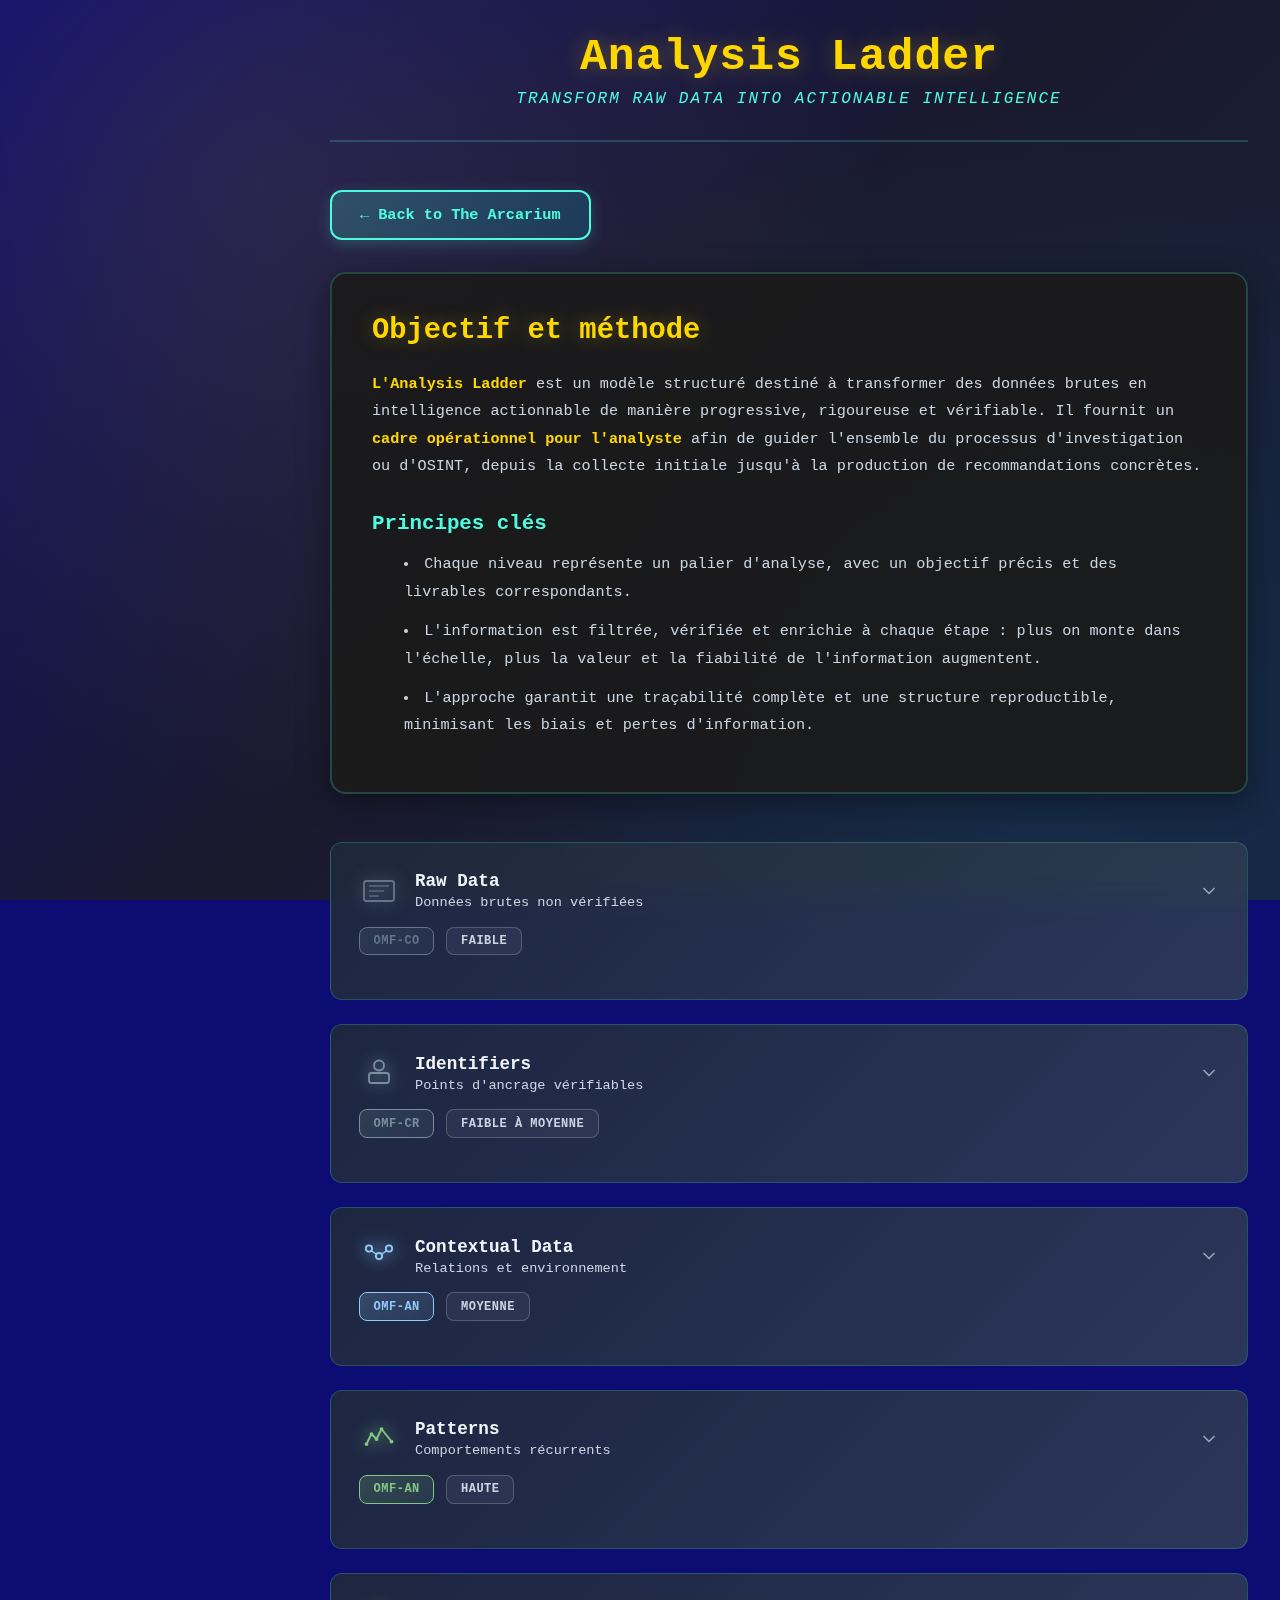
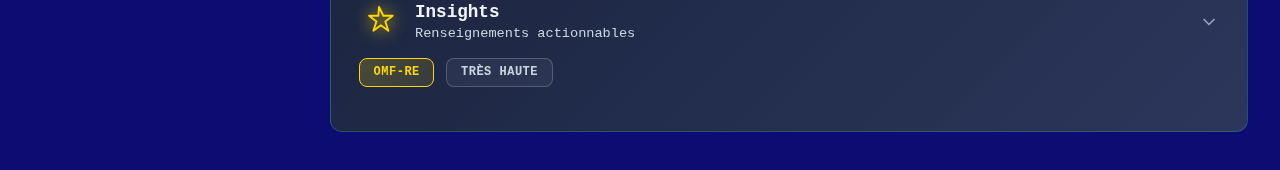
<file: frontend/ladder.html>
<!DOCTYPE html>
<html lang="fr">
<head>
    <meta charset="UTF-8">
    <meta name="viewport" content="width=device-width, initial-scale=1.0">
    <title>Analysis Ladder</title>
    <style>
        * {
            margin: 0;
            padding: 0;
            box-sizing: border-box;
        }

        body {
            background: #0D0C73;
            background-image: 
                radial-gradient(circle at 20% 20%, rgba(255, 215, 0, 0.1) 0%, transparent 50%),
                radial-gradient(circle at 80% 80%, rgba(0, 212, 255, 0.08) 0%, transparent 50%),
                linear-gradient(135deg, #0D0C73 0%, #1a1a2e 50%, #16213e 100%);
            background-attachment: fixed;
            font-family: 'Fira Code', monospace;
            color: #e2e8f0;
            min-height: 100vh;
            overflow-x: hidden;
        }

        .container {
            padding: 2rem 2rem 2rem 330px;
            max-width: 1600px;
            margin: 0 auto;
        }

        @media (max-width: 768px) {
            .container {
                padding: 2rem 1rem;
            }
        }

        /* Header */
        header {
            text-align: center;
            margin-bottom: 3rem;
            padding-bottom: 2rem;
            border-bottom: 2px solid rgba(79, 251, 223, 0.2);
            position: relative;
        }

        h1 {
            color: #FFD700;
            font-size: 2.8rem;
            margin-bottom: 0.5rem;
            font-weight: 700;
            text-shadow: 0 0 20px rgba(255, 215, 0, 0.3);
            letter-spacing: 1px;
        }

        .subtitle {
            color: #4FFBDF;
            font-size: 1rem;
            font-style: italic;
            letter-spacing: 2px;
            text-transform: uppercase;
        }

        /* Back Button */
        .back-button {
            background: linear-gradient(135deg, rgba(79, 251, 223, 0.2) 0%, rgba(0, 212, 255, 0.15) 100%);
            color: #4FFBDF;
            border: 2px solid #4FFBDF;
            padding: 0.875rem 1.75rem;
            border-radius: 12px;
            cursor: pointer;
            font-size: 0.95rem;
            font-weight: 600;
            transition: all 0.3s cubic-bezier(0.4, 0, 0.2, 1);
            margin-bottom: 2rem;
            font-family: 'Fira Code', monospace;
            display: inline-flex;
            align-items: center;
            gap: 0.5rem;
            box-shadow: 0 4px 15px rgba(79, 251, 223, 0.2);
            text-decoration: none;
        }

        .back-button:hover {
            background: linear-gradient(135deg, rgba(79, 251, 223, 0.3) 0%, rgba(0, 212, 255, 0.2) 100%);
            border-color: #FFD700;
            color: #FFD700;
            transform: translateX(-4px);
            box-shadow: 0 6px 20px rgba(255, 215, 0, 0.3);
        }

        /* Explanation Section */
        .explanation-container {
            background: rgba(26, 26, 26, 0.95);
            backdrop-filter: blur(25px) saturate(1.2);
            -webkit-backdrop-filter: blur(25px) saturate(1.2);
            border-radius: 16px;
            padding: 2.5rem;
            border: 2px solid rgba(79, 251, 223, 0.2);
            box-shadow: 0 8px 32px rgba(0, 0, 0, 0.4);
            margin-bottom: 3rem;
        }

        .explanation-title {
            font-size: 1.8rem;
            color: #FFD700;
            margin-bottom: 1.5rem;
            font-weight: 700;
            text-shadow: 0 0 20px rgba(255, 215, 0, 0.3);
        }

        .explanation-subtitle {
            font-size: 1.3rem;
            color: #4FFBDF;
            margin-top: 2rem;
            margin-bottom: 1rem;
            font-weight: 600;
        }

        .explanation-paragraph {
            color: #cbd5e1;
            line-height: 1.8;
            font-size: 0.95rem;
            margin-bottom: 1.5rem;
        }

        .explanation-paragraph b {
            color: #FFD700;
            font-weight: 700;
        }

        .explanation-list {
            list-style-position: inside;
            margin-left: 1rem;
        }

        .explanation-list li {
            color: #cbd5e1;
            line-height: 1.8;
            font-size: 0.95rem;
            margin-bottom: 0.75rem;
            padding-left: 1rem;
        }

        /* Ladder Grid */
        .ladder-grid {
            display: flex;
            flex-flow: column wrap;
            gap: 1.5rem;
            margin-top: 2rem;
        }

        @media (max-width: 768px) {
            .ladder-grid {
                grid-template-columns: 1fr;
            }
        }

        /* Level Card */
        .level-card {
            background: linear-gradient(135deg, rgba(30, 41, 59, 0.9) 0%, rgba(51, 65, 85, 0.8) 100%);
            backdrop-filter: blur(15px);
            padding: 1.75rem;
            border-radius: 12px;
            cursor: pointer;
            transition: all 0.3s cubic-bezier(0.4, 0, 0.2, 1);
            border: 1px solid rgba(79, 251, 223, 0.2);
            position: relative;
            overflow: hidden;
        }

        .level-card::before {
            content: '';
            position: absolute;
            top: 0;
            left: 0;
            right: 0;
            height: 3px;
            background: var(--accent-color);
            transform: scaleX(0);
            transform-origin: left;
            transition: transform 0.3s;
        }

        .level-card:hover {
            background: linear-gradient(135deg, rgba(79, 251, 223, 0.15) 0%, rgba(0, 212, 255, 0.1) 100%);
            border-color: var(--accent-color);
            transform: translateY(-6px) scale(1.02);
            box-shadow: 0 12px 32px rgba(79, 251, 223, 0.3);
        }

        .level-card:hover::before {
            transform: scaleX(1);
        }

        .level-card[data-level="1"] { --accent-color: #64748b; --accent-rgb: 100, 116, 139; }
        .level-card[data-level="2"] { --accent-color: #78909c; --accent-rgb: 120, 144, 156; }
        .level-card[data-level="3"] { --accent-color: #90caf9; --accent-rgb: 144, 202, 249; }
        .level-card[data-level="4"] { --accent-color: #81c784; --accent-rgb: 129, 199, 132; }
        .level-card[data-level="5"] { --accent-color: #FFD700; --accent-rgb: 255, 215, 0; }

        .level-header {
            display: flex;
            align-items: center;
            justify-content: space-between;
            margin-bottom: 1rem;
            gap: 1rem;
        }

        .level-header-left {
            display: flex;
            align-items: center;
            gap: 1rem;
            flex: 1;
        }

        .level-icon {
            width: 40px;
            height: 40px;
            display: flex;
            align-items: center;
            justify-content: center;
            color: var(--accent-color);
            flex-shrink: 0;
            filter: drop-shadow(0 0 8px var(--accent-color));
        }

        .level-icon svg {
            width: 100%;
            height: 100%;
        }

        .level-title-group {
            flex: 1;
        }

        .level-title {
            font-weight: 600;
            color: #f1f5f9;
            font-size: 1.1rem;
            margin-bottom: 0.25rem;
        }

        .level-subtitle {
            font-size: 0.85rem;
            color: #cbd5e1;
        }

        .chevron {
            width: 20px;
            height: 20px;
            color: #94a3b8;
            transition: transform 0.3s ease;
            flex-shrink: 0;
        }

        .level-card.expanded .chevron {
            transform: rotate(180deg);
        }

        .level-badges {
            display: flex;
            gap: 0.75rem;
            margin-bottom: 1rem;
            flex-wrap: wrap;
        }

        .phase-badge {
            background: linear-gradient(135deg, rgba(var(--accent-rgb), 0.2), rgba(var(--accent-rgb), 0.1));
            border: 1px solid var(--accent-color);
            color: var(--accent-color);
            padding: 0.4rem 0.85rem;
            border-radius: 8px;
            font-size: 0.75rem;
            font-weight: 600;
            font-family: 'Courier New', monospace;
            letter-spacing: 0.5px;
            text-transform: uppercase;
        }

        .value-badge {
            background: rgba(255, 255, 255, 0.05);
            border: 1px solid rgba(255, 255, 255, 0.2);
            color: #cbd5e1;
            padding: 0.4rem 0.85rem;
            border-radius: 8px;
            font-size: 0.75rem;
            font-weight: 600;
            text-transform: uppercase;
            letter-spacing: 0.5px;
        }

        .level-details {
            max-height: 0;
            overflow: hidden;
            transition: max-height 0.4s ease;
            margin-top: 0;
        }

        .level-card.expanded .level-details {
            max-height: 1000px;
            margin-top: 1rem;
            padding-top: 1rem;
            border-top: 1px solid rgba(79, 251, 223, 0.2);
        }

        .detail-section {
            margin-bottom: 1.25rem;
        }

        .detail-section:last-child {
            margin-bottom: 0;
        }

        .detail-label {
            font-size: 0.8rem;
            font-weight: 700;
            color: var(--accent-color);
            text-transform: uppercase;
            letter-spacing: 0.5px;
            margin-bottom: 0.75rem;
        }

        .detail-content {
            font-size: 0.9rem;
            color: #cbd5e1;
            line-height: 1.6;
        }
    </style>
</head>
<body>
    <div class="container">
        <header>
            <h1>Analysis Ladder</h1>
            <p class="subtitle">Transform raw data into actionable intelligence</p>
        </header>

        <a href="javascript:history.back()" class="back-button">
            ← Back to The Arcarium
        </a>

        <!-- Explanation Section -->
        <div class="explanation-container">
            <h2 class="explanation-title">Objectif et méthode</h2>
            <p class="explanation-paragraph">
                <b>L'Analysis Ladder</b> est un modèle structuré destiné à transformer des données brutes en intelligence actionnable de manière progressive, rigoureuse et vérifiable. Il fournit un <b>cadre opérationnel pour l'analyste</b> afin de guider l'ensemble du processus d'investigation ou d'OSINT, depuis la collecte initiale jusqu'à la production de recommandations concrètes.
            </p>

            <h3 class="explanation-subtitle">Principes clés</h3>
            <ul class="explanation-list">
                <li>Chaque niveau représente un palier d'analyse, avec un objectif précis et des livrables correspondants.</li>
                <li>L'information est filtrée, vérifiée et enrichie à chaque étape : plus on monte dans l'échelle, plus la valeur et la fiabilité de l'information augmentent.</li>
                <li>L'approche garantit une traçabilité complète et une structure reproductible, minimisant les biais et pertes d'information.</li>
            </ul>
        </div>

        <!-- Ladder Grid -->
        <div class="ladder-grid" id="ladderGrid">
            <!-- Cards will be inserted here -->
        </div>
    </div>

    <script>
        const levels = [
            {
                id: 1,
                title: "Raw Data",
                subtitle: "Données brutes non vérifiées",
                value: "Faible",
                phase: "OMF-CO",
                icon: `<svg viewBox="0 0 32 32" fill="none" xmlns="http://www.w3.org/2000/svg"><rect x="4" y="8" width="24" height="16" rx="2" stroke="currentColor" stroke-width="1.5" fill="none"/><line x1="8" y1="12" x2="24" y2="12" stroke="currentColor" stroke-width="1"/><line x1="8" y1="16" x2="20" y2="16" stroke="currentColor" stroke-width="1"/><line x1="8" y1="20" x2="16" y2="20" stroke="currentColor" stroke-width="1"/></svg>`,
                examples: "Screenshots de posts, vidéos brutes, profils sociaux, commentaires publics, URLs collectées, documents trouvés",
                utilite: "Le premier niveau, Raw Data, correspond à toutes les informations initiales non vérifiées. L'analyste doit ici collecter toutes les sources disponibles, qu'il s'agisse de posts, vidéos, profils sociaux, commentaires publics, URLs ou documents. L'objectif n'est pas de tirer des conclusions mais de constituer une base exhaustive. Chaque source doit être documentée (origine, URL, horodatage) et conservée avec un hash pour garantir son intégrité. Ce niveau sert de fondation pour toutes les étapes suivantes.",
            },
            {
                id: 2,
                title: "Identifiers",
                subtitle: "Points d'ancrage vérifiables",
                value: "Faible à Moyenne",
                phase: "OMF-CR",
                icon: `<svg viewBox="0 0 32 32" fill="none" xmlns="http://www.w3.org/2000/svg"><circle cx="16" cy="10" r="4" stroke="currentColor" stroke-width="1.5" fill="none"/><path d="M10 16h12c1.1 0 2 0.9 2 2v4c0 1.1-0.9 2-2 2h-12c-1.1 0-2-0.9-2-2v-4c0-1.1 0.9-2 2-2z" stroke="currentColor" stroke-width="1.5" fill="none"/></svg>`,
                examples: "Emails confirmés, usernames uniques, adresses IP tracées, métadonnées EXIF géolocalisées, noms de domaine, numéros de téléphone validés",
                utilite: "Au niveau Identifiers, l'analyste sélectionne des éléments vérifiables, comme des emails confirmés, usernames uniques, adresses IP tracées, métadonnées géolocalisées ou numéros de téléphone validés. Ces identifiants servent de points fixes pour explorer d'autres sources et construire un graphe de relations fiable. Chaque identifiant doit être confirmé par au moins deux sources indépendantes. À ce stade, l'analyste peut commencer à pivoter vers de nouvelles informations grâce à ces points d'ancrage.",
            },
            {
                id: 3,
                title: "Contextual Data",
                subtitle: "Relations et environnement",
                value: "Moyenne",
                phase: "OMF-AN",
                icon: `<svg viewBox="0 0 32 32" fill="none" xmlns="http://www.w3.org/2000/svg"><circle cx="8" cy="10" r="2.5" stroke="currentColor" stroke-width="1.5" fill="none"/><circle cx="16" cy="16" r="2.5" stroke="currentColor" stroke-width="1.5" fill="none"/><circle cx="24" cy="10" r="2.5" stroke="currentColor" stroke-width="1.5" fill="none"/><line x1="9.5" y1="11.5" x2="14.5" y2="15" stroke="currentColor" stroke-width="1"/><line x1="17.5" y1="15" x2="22.5" y2="11.5" stroke="currentColor" stroke-width="1"/></svg>`,
                examples: "Réseaux de followers/following, groupes Telegram identifiés, localisation des contacts, historique d'interactions, communautés partagées",
                utilite: "Le niveau Contextual Data permet de situer les identifiants dans leur environnement. L'analyste analyse les réseaux sociaux, groupes, historiques d'interactions et communautés pour identifier les clusters et relations significatives. L'usage de visualisations (graphes, cartes) facilite la compréhension de l'écosystème et la détection de changements par rapport à la baseline comportementale. Ce niveau permet de déterminer où concentrer l'analyse et quelles connexions explorer.",
            },
            {
                id: 4,
                title: "Patterns",
                subtitle: "Comportements récurrents",
                value: "Haute",
                phase: "OMF-AN",
                icon: `<svg viewBox="0 0 32 32" fill="none" xmlns="http://www.w3.org/2000/svg"><polyline points="6,20 10,12 14,16 18,8 26,18" stroke="currentColor" stroke-width="1.5" fill="none" stroke-linecap="round" stroke-linejoin="round"/><circle cx="6" cy="20" r="1.5" fill="currentColor"/><circle cx="10" cy="12" r="1.5" fill="currentColor"/><circle cx="14" cy="16" r="1.5" fill="currentColor"/><circle cx="18" cy="8" r="1.5" fill="currentColor"/><circle cx="26" cy="18" r="1.5" fill="currentColor"/></svg>`,
                examples: "Publications à heures fixes, pics d'activité hebdomadaires, langage répétitif, ruptures de routine, coordinations observables entre comptes",
                utilite: "Au niveau Patterns, l'analyste quantifie les comportements récurrents : publications à heures fixes, pics d'activité, ruptures de routine, langage répétitif ou coordinations entre comptes. L'objectif est de détecter les anomalies et formuler des hypothèses sur les intentions ou comportements futurs. Les patterns peuvent être liés à des identifiants ou au contexte pour construire une compréhension plus complète des cibles.",
            },
            {
                id: 5,
                title: "Insights",
                subtitle: "Renseignements actionnables",
                value: "Très Haute",
                phase: "OMF-RE",
                icon: `<svg viewBox="0 0 32 32" fill="none" xmlns="http://www.w3.org/2000/svg"><path d="M16 4l3.5 7h7.5l-6 4.5l2.5 7.5l-6-4.5l-6 4.5l2.5-7.5l-6-4.5h7.5z" stroke="currentColor" stroke-width="1.5" fill="none" stroke-linejoin="round"/></svg>`,
                examples: "Prédiction de mouvements futurs, identification de vulnérabilités exploitables, cartographie des influenceurs clés, évaluation de risques mesurables",
                utilite: "Enfin, le niveau Insights transforme toutes les données analysées en recommandations concrètes. L'analyste formule des conclusions factuelles, quantifie le niveau de confiance, identifie des vulnérabilités exploitables, cartographie des influenceurs clés et évalue les risques mesurables. Ce niveau permet de préparer des livrables adaptés à l'audience et de fournir une intelligence opérationnelle directement utilisable pour la prise de décision.",
            }
        ];

        const ladderGrid = document.getElementById('ladderGrid');

        levels.forEach(level => {
            const card = document.createElement('div');
            card.className = 'level-card';
            card.setAttribute('data-level', level.id);

            card.innerHTML = `
                <div class="level-header">
                    <div class="level-header-left">
                        <div class="level-icon">${level.icon}</div>
                        <div class="level-title-group">
                            <div class="level-title">${level.title}</div>
                            <div class="level-subtitle">${level.subtitle}</div>
                        </div>
                    </div>
                    <svg class="chevron" viewBox="0 0 24 24" fill="none" xmlns="http://www.w3.org/2000/svg">
                        <path d="M6 9l6 6 6-6" stroke="currentColor" stroke-width="2" stroke-linecap="round" stroke-linejoin="round"/>
                    </svg>
                </div>
                <div class="level-badges">
                    <div class="phase-badge">${level.phase}</div>
                    <div class="value-badge">${level.value}</div>
                </div>
                <div class="level-details">
                    <div class="detail-section">
                        <div class="detail-label">Exemples</div>
                        <div class="detail-content">${level.examples}</div>
                    </div>
                    <div class="detail-section">
                        <div class="detail-label">Explication</div>
                        <div class="detail-content">${level.utilite}</div>
                    </div>
                </div>
            `;

            card.addEventListener('click', function() {
                this.classList.toggle('expanded');
            });

            ladderGrid.appendChild(card);
        });
    </script>
</body>
</html>
</file>
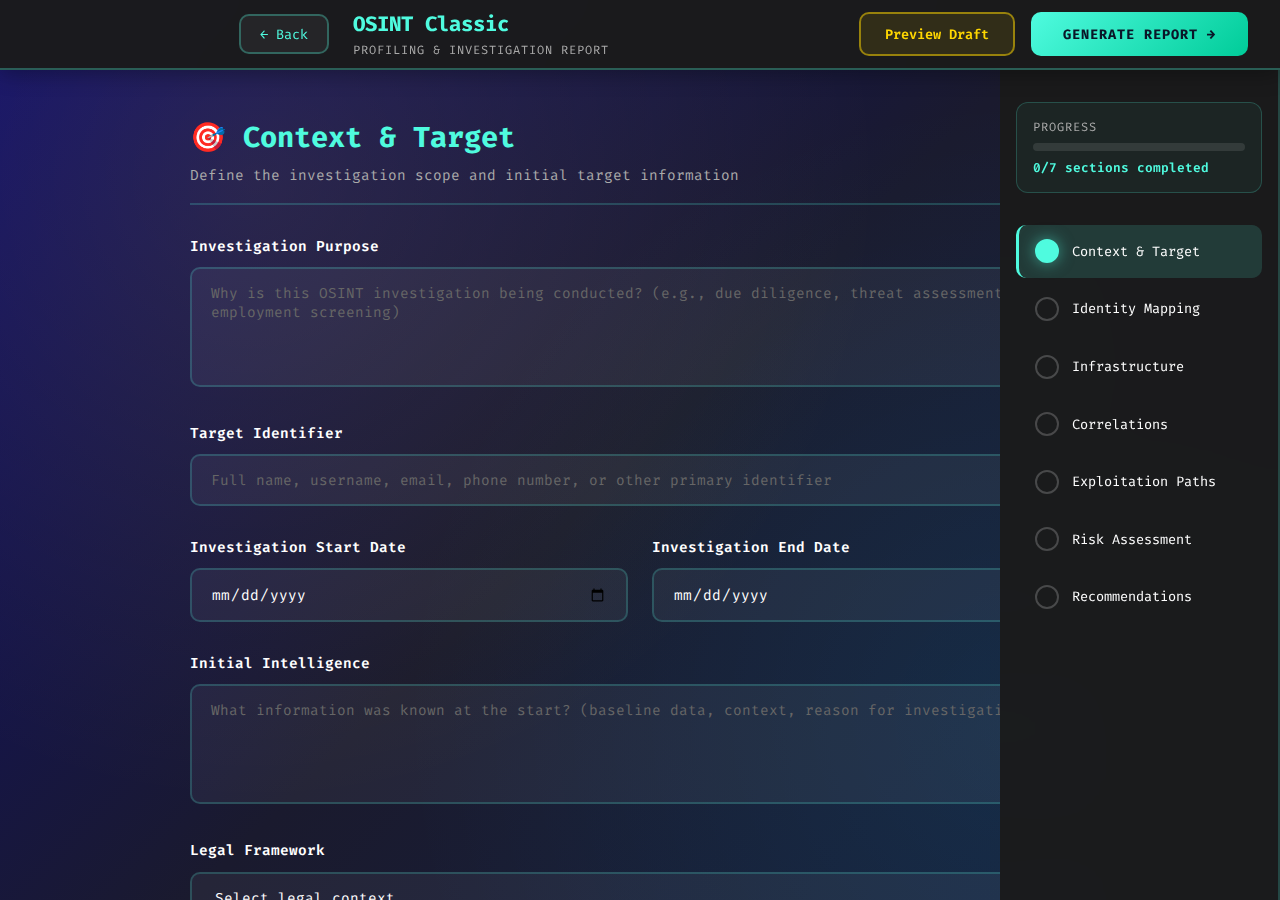
<file: frontend/osint-classic.html>
<!DOCTYPE html>
<html lang="en">
<head>
  <meta charset="UTF-8">
  <meta name="viewport" content="width=device-width, initial-scale=1.0">
  <title>OSINT Classic - Form Editor</title>
  <link href="https://fonts.googleapis.com/css2?family=Fira+Code:wght@400;500;600;700&display=swap" rel="stylesheet">
  <style>
    * {
      margin: 0;
      padding: 0;
      box-sizing: border-box;
    }

    body {
      background: #0D0C73;
      color: #ffffff;
      font-family: 'Fira Code', monospace;
      min-height: 100vh;
      overflow-x: hidden;
      background-image: 
        radial-gradient(circle at 20% 20%, rgba(255, 215, 0, 0.1) 0%, transparent 50%),
        radial-gradient(circle at 80% 80%, rgba(0, 212, 255, 0.08) 0%, transparent 50%),
        linear-gradient(135deg, #0D0C73 0%, #1a1a2e 50%, #16213e 100%);
      background-attachment: fixed;
    }

    .container {
      display: flex;
      height: 100vh;
      overflow: hidden;
    }

    /* Header Bar */
    .header-bar {
      position: fixed;
      top: 0;
      left: 0;
      right: 0;
      height: 70px;
      background: rgba(26, 26, 26, 0.95);
      backdrop-filter: blur(25px);
      border-bottom: 2px solid rgba(79, 251, 223, 0.3);
      display: flex;
      align-items: center;
      justify-content: space-between;
      padding: 0 2rem;
      z-index: 1000;
      box-shadow: 0 4px 20px rgba(0, 0, 0, 0.3);
    }

    .header-left {
      position: relative;
      left: 17%;
      display: flex;
      align-items: center;
      gap: 1.5rem;
    }

    .back-btn {
      background: rgba(255, 255, 255, 0.05);
      border: 2px solid rgba(79, 251, 223, 0.3);
      color: #4FFBDF;
      padding: 0.6rem 1.2rem;
      border-radius: 10px;
      font-family: 'Fira Code', monospace;
      font-size: 0.85rem;
      cursor: pointer;
      transition: all 0.3s ease;
      display: flex;
      align-items: center;
      gap: 0.5rem;
    }

    .back-btn:hover {
      background: rgba(79, 251, 223, 0.1);
      border-color: #4FFBDF;
      transform: translateX(-4px);
    }

    .header-title {
      display: flex;
      flex-direction: column;
      gap: 0.2rem;
    }

    .header-title h1 {
      font-size: 1.3rem;
      color: #4FFBDF;
      font-weight: 700;
    }

    .header-title span {
      font-size: 0.75rem;
      color: #aaa;
      text-transform: uppercase;
      letter-spacing: 1px;
    }

    .header-actions {
      display: flex;
      gap: 1rem;
    }

    .preview-btn {
      background: rgba(255, 215, 0, 0.1);
      border: 2px solid rgba(255, 215, 0, 0.5);
      color: #FFD700;
      padding: 0.7rem 1.5rem;
      border-radius: 10px;
      font-family: 'Fira Code', monospace;
      font-size: 0.85rem;
      font-weight: 600;
      cursor: pointer;
      transition: all 0.3s ease;
    }

    .preview-btn:hover {
      background: rgba(255, 215, 0, 0.2);
      border-color: #FFD700;
      box-shadow: 0 4px 15px rgba(255, 215, 0, 0.3);
    }

    .generate-btn {
      background: linear-gradient(135deg, #4FFBDF, #00cc99);
      border: none;
      color: #0A1628;
      padding: 0.7rem 2rem;
      border-radius: 10px;
      font-family: 'Fira Code', monospace;
      font-size: 0.85rem;
      font-weight: 700;
      cursor: pointer;
      transition: all 0.3s ease;
      text-transform: uppercase;
      letter-spacing: 1px;
    }

    .generate-btn:hover {
      transform: translateY(-2px);
      box-shadow: 0 6px 25px rgba(79, 251, 223, 0.4);
    }

    /* Sidebar Navigation */
    .sidebar {
      position: absolute;
      top: 0;
      right: 0;
      width: 280px;
      background: rgba(26, 26, 26, 0.95);
      backdrop-filter: blur(25px);
      border-right: 2px solid rgba(79, 251, 223, 0.2);
      padding: 2rem 1rem;
      margin-top: 70px;
      overflow-y: auto;
      height: calc(100vh - 70px);
    }

    .progress-container {
      margin-bottom: 2rem;
      padding: 1rem;
      background: rgba(79, 251, 223, 0.05);
      border-radius: 12px;
      border: 1px solid rgba(79, 251, 223, 0.2);
    }

    .progress-label {
      font-size: 0.75rem;
      color: #aaa;
      margin-bottom: 0.5rem;
      text-transform: uppercase;
      letter-spacing: 1px;
    }

    .progress-bar-container {
      width: 100%;
      height: 8px;
      background: rgba(255, 255, 255, 0.1);
      border-radius: 4px;
      overflow: hidden;
      margin-bottom: 0.5rem;
    }

    .progress-bar {
      height: 100%;
      background: linear-gradient(90deg, #4FFBDF, #00cc99);
      width: 14%;
      transition: width 0.5s ease;
      box-shadow: 0 0 10px rgba(79, 251, 223, 0.5);
    }

    .progress-text {
      font-size: 0.8rem;
      color: #4FFBDF;
      font-weight: 600;
    }

    .nav-section {
      margin-bottom: 0.5rem;
    }

    .nav-item {
      padding: 0.9rem 1.2rem;
      margin-bottom: 0.3rem;
      border-radius: 10px;
      cursor: pointer;
      transition: all 0.3s ease;
      display: flex;
      align-items: center;
      gap: 0.8rem;
      font-size: 0.85rem;
      position: relative;
    }

    .nav-item::before {
      content: '';
      width: 20px;
      height: 20px;
      border-radius: 50%;
      border: 2px solid rgba(255, 255, 255, 0.2);
      flex-shrink: 0;
      transition: all 0.3s ease;
    }

    .nav-item.completed::before {
      content: '✓';
      background: #4FFBDF;
      border-color: #4FFBDF;
      color: #0A1628;
      display: flex;
      align-items: center;
      justify-content: center;
      font-size: 0.7rem;
      font-weight: 700;
    }

    .nav-item.active {
      background: rgba(79, 251, 223, 0.15);
      border-left: 3px solid #4FFBDF;
      padding-left: calc(1.2rem - 3px);
    }

    .nav-item.active::before {
      background: #4FFBDF;
      border-color: #4FFBDF;
      box-shadow: 0 0 15px rgba(79, 251, 223, 0.5);
    }

    .nav-item:hover:not(.active) {
      background: rgba(255, 255, 255, 0.05);
    }

    /* Main Content Area */
    .main-content {
      flex: 1;
      margin-top: 70px;
      padding: 3rem;
      overflow-y: auto;
      height: calc(100vh - 70px);
    }

    .form-section {
      display: none;
      max-width: 900px;
      margin: 0 auto;
      animation: fadeIn 0.5s ease;
    }

    .form-section.active {
      display: block;
    }

    @keyframes fadeIn {
      from { opacity: 0; transform: translateY(20px); }
      to { opacity: 1; transform: translateY(0); }
    }

    .section-header {
      margin-bottom: 2rem;
      padding-bottom: 1rem;
      border-bottom: 2px solid rgba(79, 251, 223, 0.2);
    }

    .section-title {
      font-size: 1.8rem;
      color: #4FFBDF;
      margin-bottom: 0.5rem;
      font-weight: 700;
    }

    .section-subtitle {
      font-size: 0.9rem;
      color: #aaa;
      line-height: 1.6;
    }

    .form-group {
      margin-bottom: 2rem;
    }

    .form-label {
      display: block;
      margin-bottom: 0.7rem;
      color: #fff;
      font-size: 0.9rem;
      font-weight: 600;
    }

    .form-label-optional {
      color: #666;
      font-weight: 400;
      font-size: 0.8rem;
      margin-left: 0.5rem;
    }

    .form-input,
    .form-textarea,
    .form-select {
      width: 100%;
      padding: 0.9rem 1.2rem;
      background: rgba(255, 255, 255, 0.05);
      border: 2px solid rgba(79, 251, 223, 0.2);
      border-radius: 10px;
      color: #fff;
      font-family: 'Fira Code', monospace;
      font-size: 0.9rem;
      transition: all 0.3s ease;
    }

    .form-input:focus,
    .form-textarea:focus,
    .form-select:focus {
      outline: none;
      background: rgba(255, 255, 255, 0.08);
      border-color: #4FFBDF;
      box-shadow: 0 0 20px rgba(79, 251, 223, 0.2);
    }

    .form-textarea {
      min-height: 120px;
      resize: vertical;
    }

    .form-input::placeholder,
    .form-textarea::placeholder {
      color: #666;
    }

    .form-row {
      display: grid;
      grid-template-columns: 1fr 1fr;
      gap: 1.5rem;
    }

    /* Data Entry Blocks */
    .data-entry {
      background: rgba(26, 26, 26, 0.6);
      border: 2px solid rgba(79, 251, 223, 0.2);
      border-radius: 12px;
      padding: 1.5rem;
      margin-bottom: 1.5rem;
      position: relative;
    }

    .data-header {
      display: flex;
      justify-content: space-between;
      align-items: center;
      margin-bottom: 1rem;
      padding-bottom: 1rem;
      border-bottom: 1px solid rgba(255, 255, 255, 0.1);
    }

    .data-number {
      font-size: 1.1rem;
      font-weight: 700;
      color: #4FFBDF;
    }

    .remove-data-btn {
      background: rgba(255, 107, 53, 0.1);
      border: 1px solid rgba(255, 107, 53, 0.3);
      color: #FF6B35;
      padding: 0.4rem 0.8rem;
      border-radius: 6px;
      font-size: 0.75rem;
      cursor: pointer;
      transition: all 0.3s ease;
    }

    .remove-data-btn:hover {
      background: rgba(255, 107, 53, 0.2);
      border-color: #FF6B35;
    }

    .add-data-btn {
      width: 100%;
      padding: 1rem;
      background: rgba(79, 251, 223, 0.1);
      border: 2px dashed rgba(79, 251, 223, 0.4);
      border-radius: 10px;
      color: #4FFBDF;
      font-family: 'Fira Code', monospace;
      font-size: 0.9rem;
      font-weight: 600;
      cursor: pointer;
      transition: all 0.3s ease;
      display: flex;
      align-items: center;
      justify-content: center;
      gap: 0.5rem;
    }

    .add-data-btn:hover {
      background: rgba(79, 251, 223, 0.15);
      border-color: #4FFBDF;
      transform: translateY(-2px);
    }

    /* Navigation Buttons */
    .form-navigation {
      display: flex;
      justify-content: space-between;
      margin-top: 3rem;
      padding-top: 2rem;
      border-top: 2px solid rgba(79, 251, 223, 0.2);
    }

    .nav-btn {
      padding: 0.9rem 2rem;
      border-radius: 10px;
      font-family: 'Fira Code', monospace;
      font-size: 0.9rem;
      font-weight: 600;
      cursor: pointer;
      transition: all 0.3s ease;
      display: flex;
      align-items: center;
      gap: 0.5rem;
    }

    .prev-btn {
      background: rgba(255, 255, 255, 0.05);
      border: 2px solid rgba(255, 255, 255, 0.2);
      color: #fff;
    }

    .prev-btn:hover {
      background: rgba(255, 255, 255, 0.1);
      border-color: rgba(255, 255, 255, 0.4);
    }

    .next-btn {
      background: linear-gradient(135deg, #4FFBDF, #00cc99);
      border: none;
      color: #0A1628;
    }

    .next-btn:hover {
      transform: translateY(-2px);
      box-shadow: 0 6px 25px rgba(79, 251, 223, 0.4);
    }

    /* Info Box */
    .info-box {
      background: rgba(79, 251, 223, 0.05);
      border-left: 3px solid #4FFBDF;
      padding: 1rem 1.2rem;
      border-radius: 8px;
      margin-bottom: 2rem;
      font-size: 0.85rem;
      color: #aaa;
      line-height: 1.6;
    }

    .warning-box {
      background: rgba(255, 215, 0, 0.05);
      border-left: 3px solid #FFD700;
      padding: 1rem 1.2rem;
      border-radius: 8px;
      margin-bottom: 2rem;
      font-size: 0.85rem;
      color: #aaa;
      line-height: 1.6;
    }

    /* Tag Input System */
    .tags-container {
      display: flex;
      flex-wrap: wrap;
      gap: 0.5rem;
      padding: 0.7rem;
      background: rgba(255, 255, 255, 0.05);
      border: 2px solid rgba(79, 251, 223, 0.2);
      border-radius: 10px;
      min-height: 50px;
    }

    .tag-item {
      background: rgba(79, 251, 223, 0.2);
      color: #4FFBDF;
      padding: 0.4rem 0.8rem;
      border-radius: 8px;
      font-size: 0.8rem;
      display: flex;
      align-items: center;
      gap: 0.5rem;
      border: 1px solid rgba(79, 251, 223, 0.4);
    }

    .tag-remove {
      cursor: pointer;
      font-weight: 700;
      opacity: 0.7;
      transition: opacity 0.2s ease;
    }

    .tag-remove:hover {
      opacity: 1;
    }

    .tag-input {
      border: none;
      background: transparent;
      color: #fff;
      font-family: 'Fira Code', monospace;
      font-size: 0.85rem;
      flex: 1;
      min-width: 100px;
      padding: 0.4rem;
    }

    .tag-input:focus {
      outline: none;
    }

    /* Responsive */
    @media (max-width: 1024px) {
      .sidebar {
        width: 220px;
      }

      .main-content {
        padding: 2rem 1.5rem;
      }
    }

    @media (max-width: 768px) {
      .container {
        flex-direction: column;
      }

      .sidebar {
        width: 100%;
        height: auto;
        border-right: none;
        border-bottom: 2px solid rgba(79, 251, 223, 0.2);
        padding: 1rem;
      }

      .main-content {
        margin-top: 0;
        height: auto;
      }

      .header-bar {
        flex-wrap: wrap;
        height: auto;
        padding: 1rem;
      }

      .header-actions {
        width: 100%;
        margin-top: 1rem;
      }

      .form-row {
        grid-template-columns: 1fr;
      }
    }
  </style>
</head>
<body>
  <!-- Header Bar -->
  <div class="header-bar">
    <div class="header-left">
      <button class="back-btn" onclick="goBack()">← Back</button>
      <div class="header-title">
        <h1>OSINT Classic</h1>
        <span>Profiling & Investigation Report</span>
      </div>
    </div>
    <div class="header-actions">
      <button class="preview-btn" onclick="previewReport()">Preview Draft</button>
      <button class="generate-btn" onclick="generateReport()">Generate Report →</button>
    </div>
  </div>

  <div class="container">
    <!-- Sidebar Navigation -->
    <aside class="sidebar">
      <div class="progress-container">
        <div class="progress-label">Progress</div>
        <div class="progress-bar-container">
          <div class="progress-bar" id="progressBar"></div>
        </div>
        <div class="progress-text"><span id="progressText">1/7</span> sections completed</div>
      </div>

      <nav class="nav-section">
        <div class="nav-item active" data-section="context" onclick="navigateToSection('context')">Context & Target</div>
        <div class="nav-item" data-section="identity" onclick="navigateToSection('identity')">Identity Mapping</div>
        <div class="nav-item" data-section="infrastructure" onclick="navigateToSection('infrastructure')">Infrastructure</div>
        <div class="nav-item" data-section="correlations" onclick="navigateToSection('correlations')">Correlations</div>
        <div class="nav-item" data-section="exploitation" onclick="navigateToSection('exploitation')">Exploitation Paths</div>
        <div class="nav-item" data-section="risks" onclick="navigateToSection('risks')">Risk Assessment</div>
        <div class="nav-item" data-section="recommendations" onclick="navigateToSection('recommendations')">Recommendations</div>
      </nav>
    </aside>

    <!-- Main Content -->
    <main class="main-content">

      <!-- Section 1: Context & Target -->
      <section class="form-section active" id="context">
        <div class="section-header">
          <h2 class="section-title">🎯 Context & Target</h2>
          <p class="section-subtitle">Define the investigation scope and initial target information</p>
        </div>

        <div class="form-group">
          <label class="form-label">Investigation Purpose</label>
          <textarea data-section="context" data-field="investigation-purpose" class="form-textarea" placeholder="Why is this OSINT investigation being conducted? (e.g., due diligence, threat assessment, pre-employment screening)"></textarea>
        </div>

        <div class="form-group">
          <label class="form-label">Target Identifier</label>
          <input data-section="context" data-field="target-identifier" type="text" class="form-input" placeholder="Full name, username, email, phone number, or other primary identifier">
        </div>

        <div class="form-row">
          <div class="form-group">
            <label class="form-label">Investigation Start Date</label>
            <input data-section="context" data-field="start-date" type="date" class="form-input">
          </div>
          <div class="form-group">
            <label class="form-label">Investigation End Date</label>
            <input data-section="context" data-field="end-date" type="date" class="form-input">
          </div>
        </div>

        <div class="form-group">
          <label class="form-label">Initial Intelligence</label>
          <textarea data-section="context" data-field="initial-intelligence" class="form-textarea" placeholder="What information was known at the start? (baseline data, context, reason for investigation)"></textarea>
        </div>

        <div class="form-group">
          <label class="form-label">Legal Framework</label>
          <select data-section="context" data-field="legal-framework" class="form-select">
            <option value="">Select legal context...</option>
            <option value="corporate">Corporate Investigation</option>
            <option value="law-enforcement">Law Enforcement</option>
            <option value="private">Private Investigation</option>
            <option value="journalistic">Journalistic Research</option>
            <option value="academic">Academic Research</option>
          </select>
        </div>

        <div class="form-navigation">
          <div></div>
          <button class="nav-btn next-btn" onclick="nextSection()">Next Section →</button>
        </div>
      </section>

      <!-- Section 2: Identity Mapping -->
      <section class="form-section" id="identity">
        <div class="section-header">
          <h2 class="section-title">👤 Identity Mapping</h2>
          <p class="section-subtitle">Comprehensive digital identity reconstruction</p>
        </div>

        <div class="info-box">
          Map all digital identities, aliases, and personas discovered during investigation.
        </div>

        <div class="form-group">
          <label class="form-label">Primary Identity</label>
          <textarea data-section="identity" data-field="primary-identity" class="form-textarea" placeholder="Full legal name, known aliases, birth date, locations associated"></textarea>
        </div>

        <div class="form-group">
          <label class="form-label">Usernames & Aliases</label>
          <div class="tags-container" id="usernamesContainer" onclick="focusTagInput(this)">
            <input data-section="identity" data-field="username-aliases" type="text" class="tag-input" placeholder="Type username and press Enter" onkeydown="addTag(event, 'usernamesContainer')">
          </div>
        </div>

        <div class="form-group">
          <label class="form-label">Email Addresses Discovered</label>
          <div class="tags-container" id="emailsContainer" onclick="focusTagInput(this)">
            <input data-section="identity" data-field="email-addresses-discovered" type="text" class="tag-input" placeholder="Type email and press Enter" onkeydown="addTag(event, 'emailsContainer')">
          </div>
        </div>

        <div class="form-group">
          <label class="form-label">Phone Numbers</label>
          <div class="tags-container" id="phonesContainer" onclick="focusTagInput(this)">
            <input data-section="identity" data-field="phone-number" type="text" class="tag-input" placeholder="Type phone and press Enter" onkeydown="addTag(event, 'phonesContainer')">
          </div>
        </div>

        <div class="form-group">
          <label class="form-label">Social Media Profiles</label>
          <div id="socialProfilesList">
            <div class="data-entry">
              <div class="data-header">
                <span class="data-number">Profile #1</span>
                <button class="remove-data-btn" onclick="removeData(this)">Remove</button>
              </div>
              <div class="form-group">
                <label class="form-label">Platform</label>
                <input data-section="identity" data-field="platform" type="text" class="form-input" placeholder="e.g., LinkedIn, Twitter, Facebook">
              </div>
              <div class="form-group">
                <label class="form-label">Profile URL</label>
                <input data-section="identity" data-field="profile-url" type="text" class="form-input" placeholder="https://">
              </div>
              <div class="form-group">
                <label class="form-label">Notable Information</label>
                <textarea data-section="identity" data-field="notable-infos" class="form-textarea" placeholder="Key findings from this profile"></textarea>
              </div>
            </div>
          </div>
          <button class="add-data-btn" onclick="addSocialProfile()">+ Add Social Profile</button>
        </div>

        <div class="form-group">
          <label class="form-label">Professional Background</label>
          <textarea data-section="identity" data-field="professional-background" class="form-textarea" placeholder="Employment history, companies, positions, professional associations"></textarea>
        </div>

        <div class="form-group">
          <label class="form-label">Education & Certifications</label>
          <textarea data-section="identity" data-field="education-certifications" class="form-textarea" placeholder="Schools, degrees, certifications, academic achievements"></textarea>
        </div>

        <div class="form-navigation">
          <button class="nav-btn prev-btn" onclick="prevSection()">← Previous</button>
          <button class="nav-btn next-btn" onclick="nextSection()">Next Section →</button>
        </div>
      </section>

      <!-- Section 3: Digital Infrastructure -->
      <section class="form-section" id="infrastructure">
        <div class="section-header">
          <h2 class="section-title">🌐 Digital Infrastructure</h2>
          <p class="section-subtitle">Technical infrastructure and digital assets analysis</p>
        </div>

        <div class="form-group">
          <label class="form-label">Domains Owned/Registered</label>
          <div class="tags-container" id="domainsContainer" onclick="focusTagInput(this)">
            <input data-section="infrastructure" data-field="domain-owned" type="text" class="tag-input" placeholder="Type domain and press Enter" onkeydown="addTag(event, 'domainsContainer')">
          </div>
        </div>

        <div class="form-group">
          <label class="form-label">IP Addresses Associated</label>
          <div class="tags-container" id="ipsContainer" onclick="focusTagInput(this)">
            <input data-section="infrastructure" data-field="ip-addresses" type="text" class="tag-input" placeholder="Type IP and press Enter" onkeydown="addTag(event, 'ipsContainer')">
          </div>
        </div>

        <div class="form-group">
          <label class="form-label">Websites & Online Properties</label>
          <div id="websitesList">
            <div class="data-entry">
              <div class="data-header">
                <span class="data-number">Website #1</span>
                <button class="remove-data-btn" onclick="removeData(this)">Remove</button>
              </div>
              <div class="form-group">
                <label class="form-label">URL</label>
                <input data-section="infrastructure" data-field="url" type="text" class="form-input" placeholder="https://">
              </div>
              <div class="form-group">
                <label class="form-label">Purpose/Type</label>
                <input data-section="infrastructure" data-field="purpose-type" type="text" class="form-input" placeholder="e.g., personal blog, portfolio, business site">
              </div>
              <div class="form-group">
                <label class="form-label">Technology Stack</label>
                <input data-section="infrastructure" data-field="tech-stack" type="text" class="form-input" placeholder="CMS, frameworks, hosting provider">
              </div>
              <div class="form-group">
                <label class="form-label">Security Findings</label>
                <textarea data-section="infrastructure" data-field="security-findings" class="form-textarea" placeholder="Exposed information, misconfigurations, vulnerabilities"></textarea>
              </div>
            </div>
          </div>
          <button class="add-data-btn" onclick="addWebsite()">+ Add Website</button>
        </div>

        <div class="form-group">
          <label class="form-label">Server & Hosting Information</label>
          <textarea data-section="infrastructure" data-field="server-hosting-infos" class="form-textarea" placeholder="Hosting providers, server locations, CDN usage, SSL certificates"></textarea>
        </div>

        <div class="form-group">
          <label class="form-label">Dark Web Presence <span class="form-label-optional">(if applicable)</span></label>
          <textarea data-section="infrastructure" data-field="dark-web-presence" class="form-textarea" placeholder="Onion addresses, forums, marketplaces, cryptocurrency addresses"></textarea>
        </div>

        <div class="form-group">
          <label class="form-label">Data Leaks & Breaches</label>
          <textarea data-section="infrastructure" data-field="data-leaks" class="form-textarea" placeholder="Credentials found in breaches, leaked databases, compromised accounts"></textarea>
        </div>

        <div class="form-navigation">
          <button class="nav-btn prev-btn" onclick="prevSection()">← Previous</button>
          <button class="nav-btn next-btn" onclick="nextSection()">Next Section →</button>
        </div>
      </section>

      <!-- Section 4: Correlations & Patterns -->
      <section class="form-section" id="correlations">
        <div class="section-header">
          <h2 class="section-title">🔗 Correlations & Patterns</h2>
          <p class="section-subtitle">Connections, relationships, and behavioral patterns</p>
        </div>

        <div class="info-box">
          Identify patterns, connections between data points, and relationships with other entities.
        </div>

        <div class="form-group">
          <label class="form-label">Known Associates & Connections</label>
          <div id="associatesList">
            <div class="data-entry">
              <div class="data-header">
                <span class="data-number">Associate #1</span>
                <button class="remove-data-btn" onclick="removeData(this)">Remove</button>
              </div>
              <div class="form-group">
                <label class="form-label">Name/Identifier</label>
                <input data-section="" data-field="name-identifier" type="text" class="form-input" placeholder="Name, username, or identifier">
              </div>
              <div class="form-group">
                <label class="form-label">Relationship Type</label>
                <select data-section="correlations" data-field="relationship-type" class="form-select">
                  <option value="">Select type...</option>
                  <option value="family">Family Member</option>
                  <option value="colleague">Colleague/Business</option>
                  <option value="friend">Friend/Social</option>
                  <option value="associate">Associate</option>
                  <option value="unknown">Unknown Relationship</option>
                </select>
              </div>
              <div class="form-group">
                <label class="form-label">Evidence of Connection</label>
                <textarea data-section="correlations" data-field="evidence-connection" class="form-textarea" placeholder="How was this connection identified? (social media, public records, photos, etc.)"></textarea>
              </div>
            </div>
          </div>
          <button class="add-data-btn" onclick="addAssociate()">+ Add Associate</button>
        </div>

        <div class="form-group">
          <label class="form-label">Organizations & Affiliations</label>
          <textarea data-section="correlations" data-field="organizations-affiliations" class="form-textarea" placeholder="Companies, clubs, groups, communities, professional organizations"></textarea>
        </div>

        <div class="form-group">
          <label class="form-label">Geographic Patterns</label>
          <textarea data-section="correlations" data-field="geographic-pattern" class="form-textarea" placeholder="Locations frequented, check-ins, travel patterns, current/previous residences"></textarea>
        </div>

        <div class="form-group">
          <label class="form-label">Temporal Patterns</label>
          <textarea data-section="correlations" data-field="temporal-pattern" class="form-textarea" placeholder="Activity patterns, posting times, work hours, habitual behaviors"></textarea>
        </div>

        <div class="form-group">
          <label class="form-label">Behavioral Analysis</label>
          <textarea data-section="correlations" data-field="behavioral-analysis" class="form-textarea" placeholder="Communication style, interests, hobbies, political views, ideological tendencies"></textarea>
        </div>

        <div class="form-group">
          <label class="form-label">Cross-Platform Correlations</label>
          <textarea data-section="correlations" data-field="cross-platform correlations" class="form-textarea" placeholder="How different accounts/platforms connect to confirm same identity (writing style, photos, metadata, timing)"></textarea>
        </div>

        <div class="form-navigation">
          <button class="nav-btn prev-btn" onclick="prevSection()">← Previous</button>
          <button class="nav-btn next-btn" onclick="nextSection()">Next Section →</button>
        </div>
      </section>

      <!-- Section 5: Exploitation Paths -->
      <section class="form-section" id="exploitation">
        <div class="section-header">
          <h2 class="section-title">⚠️ Exploitation Paths</h2>
          <p class="section-subtitle">Potential attack vectors and vulnerabilities identified</p>
        </div>

        <div class="warning-box">
          Document how discovered information could be leveraged in social engineering, physical security, or cyber attacks.
        </div>

        <div class="form-group">
          <label class="form-label">Social Engineering Vectors</label>
          <div id="socialEngList">
            <div class="data-entry">
              <div class="data-header">
                <span class="data-number">Vector #1</span>
                <button class="remove-data-btn" onclick="removeData(this)">Remove</button>
              </div>
              <div class="form-group">
                <label class="form-label">Attack Type</label>
                <select data-section="exploitation" data-field="attack-type" class="form-select">
                  <option value="">Select type...</option>
                  <option value="phishing">Phishing/Spear Phishing</option>
                  <option value="pretexting">Pretexting</option>
                  <option value="baiting">Baiting</option>
                  <option value="impersonation">Impersonation</option>
                  <option value="tailgating">Tailgating/Physical</option>
                </select>
              </div>
              <div class="form-group">
                <label class="form-label">Exploitable Information</label>
                <textarea data-section="exploitation" data-field="exploitable-infos" class="form-textarea" placeholder="What specific information enables this attack?"></textarea>
              </div>
              <div class="form-group">
                <label class="form-label">Attack Scenario</label>
                <textarea data-section="exploitation" data-field="attack-scenario" class="form-textarea" placeholder="Describe how this attack could be executed"></textarea>
              </div>
              <div class="form-group">
                <label class="form-label">Likelihood</label>
                <select data-section="exploitation" data-field="likelihood" class="form-select">
                  <option value="">Select likelihood...</option>
                  <option value="high">High - Easy to execute</option>
                  <option value="medium">Medium - Requires preparation</option>
                  <option value="low">Low - Difficult to execute</option>
                </select>
              </div>
            </div>
          </div>
          <button class="add-data-btn" onclick="addSocialEng()">+ Add Exploitation Vector</button>
        </div>

        <div class="form-group">
          <label class="form-label">Credential Compromise Risk</label>
          <textarea data-section="exploitation" data-field="credential-compromise-risk" class="form-textarea" placeholder="Weak/reused passwords, password patterns, security questions answers found publicly"></textarea>
        </div>

        <div class="form-group">
          <label class="form-label">Physical Security Risks</label>
          <textarea data-section="exploitation" data-field="physical-security-risk" class="form-textarea" placeholder="Home address exposure, routine patterns, security system information, family member details"></textarea>
        </div>

        <div class="form-group">
          <label class="form-label">Reputation & Influence Risks</label>
          <textarea data-section="exploitation" data-field="reputation-influence-risks" class="form-textarea" placeholder="Compromising information, controversial statements, potential blackmail material"></textarea>
        </div>

        <div class="form-group">
          <label class="form-label">Supply Chain & Third-Party Risks</label>
          <textarea data-section="exploitation" data-field="supply-chain-third-part-risks" class="form-textarea" placeholder="Vulnerable contacts, weak links in professional network, compromised associates"></textarea>
        </div>

        <div class="form-navigation">
          <button class="nav-btn prev-btn" onclick="prevSection()">← Previous</button>
          <button class="nav-btn next-btn" onclick="nextSection()">Next Section →</button>
        </div>
      </section>

      <!-- Section 6: Risk Assessment -->
      <section class="form-section" id="risks">
        <div class="section-header">
          <h2 class="section-title">📊 Risk Assessment</h2>
          <p class="section-subtitle">Overall risk evaluation and exposure analysis</p>
        </div>

        <div class="form-group">
          <label class="form-label">Overall Exposure Level</label>
          <select data-section="risks" data-field="overall-exposure-level" class="form-select">
            <option value="">Select level...</option>
            <option value="critical">Critical - Severe exposure with immediate exploitation risk</option>
            <option value="high">High - Significant exposure requiring urgent attention</option>
            <option value="medium">Medium - Moderate exposure with manageable risks</option>
            <option value="low">Low - Minimal exposure with limited risks</option>
            <option value="minimal">Minimal - Very low digital footprint</option>
          </select>
        </div>

        <div class="form-group">
          <label class="form-label">OPSEC Score <span class="form-label-optional">(0-10)</span></label>
          <input data-section="risks" data-field="opsec-score" type="number" class="form-input" placeholder="e.g., 7/10" min="0" max="10" step="0.1">
        </div>

        <div class="form-group">
          <label class="form-label">Key Vulnerabilities Summary</label>
          <textarea data-section="risks" data-field="key-vulnerabilities-summary" class="form-textarea" placeholder="Top 3-5 most critical vulnerabilities discovered"></textarea>
        </div>

        <div class="form-group">
          <label class="form-label">Privacy Posture Analysis</label>
          <textarea data-section="risks" data-field="privacy-posture-analysis" class="form-textarea" placeholder="How well does the target protect their privacy? Privacy settings usage, data minimization practices"></textarea>
        </div>

        <div class="form-group">
          <label class="form-label">Threat Actor Relevance</label>
          <textarea data-section="risks" data-field="threat-actor-relevance" class="form-textarea" placeholder="What types of threat actors would find this information valuable? (nation-states, criminals, competitors, activists)"></textarea>
        </div>

        <div class="form-group">
          <label class="form-label">Business/Personal Impact Assessment</label>
          <textarea data-section="risks" data-field="impact-assessment" class="form-textarea" placeholder="Potential damage to business operations, personal safety, reputation, or financial standing"></textarea>
        </div>

        <div class="form-group">
          <label class="form-label">Compliance & Legal Considerations</label>
          <textarea data-section="risks" data-field="compliance-legal-consideration" class="form-textarea" placeholder="GDPR, data protection laws, industry regulations, legal exposure"></textarea>
        </div>

        <div class="form-navigation">
          <button class="nav-btn prev-btn" onclick="prevSection()">← Previous</button>
          <button class="nav-btn next-btn" onclick="nextSection()">Next Section →</button>
        </div>
      </section>

      <!-- Section 7: Recommendations -->
      <section class="form-section" id="recommendations">
        <div class="section-header">
          <h2 class="section-title">💡 Recommendations</h2>
          <p class="section-subtitle">Actionable steps to improve security posture</p>
        </div>

        <div class="form-group">
          <label class="form-label">Immediate Actions (0-30 days)</label>
          <textarea data-section="recommendations" data-field="immediate-actions" class="form-textarea" placeholder="Quick wins to reduce immediate exposure (delete accounts, change passwords, tighten privacy settings)"></textarea>
        </div>

        <div class="form-group">
          <label class="form-label">Short-Term Improvements (1-3 months)</label>
          <textarea data-section="recommendations" data-field="short-term-improvements" class="form-textarea" placeholder="Privacy cleanup, credential management, social media audit, online presence consolidation"></textarea>
        </div>

        <div class="form-group">
          <label class="form-label">Long-Term Strategic Changes (3-12 months)</label>
          <textarea data-section="recommendations" data-field="long-term-improvements" class="form-textarea" placeholder="OPSEC training, digital identity management strategy, monitoring solutions, reputation management"></textarea>
        </div>

        <div class="form-group">
          <label class="form-label">Privacy Best Practices</label>
          <textarea data-section="recommendations" data-field="privacy-best-practices" class="form-textarea" placeholder="General recommendations for maintaining privacy (VPN usage, encrypted communications, data minimization)"></textarea>
        </div>

        <div class="form-group">
          <label class="form-label">Monitoring & Alerting</label>
          <textarea data-section="recommendations" data-field="monitoring-alerts" class="form-textarea" placeholder="Tools and services for ongoing monitoring (Google Alerts, breach monitoring, dark web scanning)"></textarea>
        </div>

        <div class="form-group">
          <label class="form-label">Incident Response Plan</label>
          <textarea data-section="recommendations" data-field="incident-response-plan" class="form-textarea" placeholder="What to do if information is leveraged in an attack or if identity theft occurs"></textarea>
        </div>

        <div class="form-group">
          <label class="form-label">Training & Awareness</label>
          <textarea data-section="recommendations" data-field="training-awareness" class="form-textarea" placeholder="Security awareness training recommendations, phishing simulation, OPSEC education"></textarea>
        </div>

        <div class="form-navigation">
          <button class="nav-btn prev-btn" onclick="prevSection()">← Previous</button>
          <div></div>
        </div>
      </section>
    </main>
  </div>

  <script>
    const sections = ['context', 'identity', 'infrastructure', 'correlations', 'exploitation', 'risks', 'recommendations'];
    let currentSectionIndex = 0;
    let socialProfileCounter = 1;
    let websiteCounter = 1;
    let associateCounter = 1;
    let socialEngCounter = 1;

    // Navigation between sections
    function navigateToSection(sectionId) {
      document.querySelectorAll('.form-section').forEach(section => {
        section.classList.remove('active');
      });

      document.querySelectorAll('.nav-item').forEach(item => {
        item.classList.remove('active');
      });

      document.getElementById(sectionId).classList.add('active');
      
      const navItem = document.querySelector(`[data-section="${sectionId}"]`);
      if (navItem) {
        navItem.classList.add('active');
      }

      currentSectionIndex = sections.indexOf(sectionId);
      updateProgress();
    }

    function nextSection() {
      if (currentSectionIndex < sections.length - 1) {
        const currentNavItem = document.querySelector(`[data-section="${sections[currentSectionIndex]}"]`);
        if (currentNavItem && !currentNavItem.classList.contains('completed')) {
          currentNavItem.classList.add('completed');
        }
        
        currentSectionIndex++;
        navigateToSection(sections[currentSectionIndex]);
      }
    }

    function prevSection() {
      if (currentSectionIndex > 0) {
        const currentNavItem = document.querySelector(`[data-section="${sections[currentSectionIndex]}"]`);
        if (currentNavItem && currentNavItem.classList.contains('completed')) {
          currentNavItem.classList.remove('completed');
          currentNavItem.classList.remove('active');
        }
        
        currentSectionIndex--;
        navigateToSection(sections[currentSectionIndex]);
      }
    }

    // Update progress bar
    function updateProgress() {
      const completedCount = document.querySelectorAll('.nav-item.completed').length;
      const totalSections = sections.length;
      const percentage = (completedCount / totalSections) * 100;
      
      document.getElementById('progressBar').style.width = percentage + '%';
      document.getElementById('progressText').textContent = completedCount + '/' + totalSections;
    }

    // Tag system
    function addTag(event, containerId) {
      if (event.key === 'Enter' && event.target.value.trim() !== '') {
        event.preventDefault();
        const container = document.getElementById(containerId);
        const input = event.target;
        const value = input.value.trim();
        
        const tag = document.createElement('div');
        tag.className = 'tag-item';
        tag.innerHTML = `
          ${value}
          <span class="tag-remove" onclick="removeTag(this)">×</span>
        `;
        
        container.insertBefore(tag, input);
        input.value = '';
      }
    }

    function removeTag(element) {
      element.parentElement.remove();
    }

    function focusTagInput(container) {
      const input = container.querySelector('.tag-input');
      if (input) input.focus();
    }

    // Social Profile Management
    function addSocialProfile() {
      socialProfileCounter++;
      const list = document.getElementById('socialProfilesList');
      
      const html = `
        <div class="data-entry">
          <div class="data-header">
            <span class="data-number">Profile #${socialProfileCounter}</span>
            <button class="remove-data-btn" onclick="removeData(this)">Remove</button>
          </div>
          <div class="form-group">
            <label class="form-label">Platform</label>
            <input data-section="identity" data-field="platform" type="text" class="form-input" placeholder="e.g., LinkedIn, Twitter, Facebook">
          </div>
          <div class="form-group">
            <label class="form-label">Profile URL</label>
            <input data-section="identity" data-field="url" type="text" class="form-input" placeholder="https://">
          </div>
          <div class="form-group">
            <label class="form-label">Notable Information</label>
            <textarea data-section="identity" data-field="notable-infos" class="form-textarea" placeholder="Key findings from this profile"></textarea>
          </div>
        </div>
      `;
      
      list.insertAdjacentHTML('beforeend', html);
    }

    // Website Management
    function addWebsite() {
      websiteCounter++;
      const list = document.getElementById('websitesList');
      
      const html = `
        <div class="data-entry">
          <div class="data-header">
            <span class="data-number">Website #${websiteCounter}</span>
            <button class="remove-data-btn" onclick="removeData(this)">Remove</button>
          </div>
          <div class="form-group">
            <label class="form-label">URL</label>
            <input data-section="infrastructure" data-field="url" type="text" class="form-input" placeholder="https://">
          </div>
          <div class="form-group">
            <label class="form-label">Purpose/Type</label>
            <input data-section="infrastructure" data-field="purpose-type" type="text" class="form-input" placeholder="e.g., personal blog, portfolio, business site">
          </div>
          <div class="form-group">
            <label class="form-label">Technology Stack</label>
            <input data-section="infrastructure" data-field="tech-stack" type="text" class="form-input" placeholder="CMS, frameworks, hosting provider">
          </div>
          <div class="form-group">
            <label class="form-label">Security Findings</label>
            <textarea data-section="infrastructure" data-field="security-findings" class="form-textarea" placeholder="Exposed information, misconfigurations, vulnerabilities"></textarea>
          </div>
        </div>
      `;
      
      list.insertAdjacentHTML('beforeend', html);
    }

    // Associate Management
    function addAssociate() {
      associateCounter++;
      const list = document.getElementById('associatesList');
      
      const html = `
        <div class="data-entry">
          <div class="data-header">
            <span class="data-number">Associate #${associateCounter}</span>
            <button class="remove-data-btn" onclick="removeData(this)">Remove</button>
          </div>
          <div class="form-group">
            <label class="form-label">Name/Identifier</label>
            <input data-section="correlations" data-field="name-identifier" type="text" class="form-input" placeholder="Name, username, or identifier">
          </div>
          <div class="form-group">
            <label class="form-label">Relationship Type</label>
            <select data-section="correlations" data-field="relationship-type" class="form-select">
              <option value="">Select type...</option>
              <option value="family">Family Member</option>
              <option value="colleague">Colleague/Business</option>
              <option value="friend">Friend/Social</option>
              <option value="associate">Associate</option>
              <option value="unknown">Unknown Relationship</option>
            </select>
          </div>
          <div class="form-group">
            <label class="form-label">Evidence of Connection</label>
            <textarea data-section="correlations" data-field="evidence-connections" class="form-textarea" placeholder="How was this connection identified?"></textarea>
          </div>
        </div>
      `;
      
      list.insertAdjacentHTML('beforeend', html);
    }

    // Social Engineering Management
    function addSocialEng() {
      socialEngCounter++;
      const list = document.getElementById('socialEngList');
      
      const html = `
        <div class="data-entry">
          <div class="data-header">
            <span class="data-number">Vector #${socialEngCounter}</span>
            <button class="remove-data-btn" onclick="removeData(this)">Remove</button>
          </div>
          <div class="form-group">
            <label class="form-label">Attack Type</label>
            <select data-section="exploitation" data-field="attack-type" class="form-select">
              <option value="">Select type...</option>
              <option value="phishing">Phishing/Spear Phishing</option>
              <option value="pretexting">Pretexting</option>
              <option value="baiting">Baiting</option>
              <option value="impersonation">Impersonation</option>
              <option value="tailgating">Tailgating/Physical</option>
            </select>
          </div>
          <div class="form-group">
            <label class="form-label">Exploitable Information</label>
            <textarea data-section="exploitation" data-field="exploitation-infos" class="form-textarea" placeholder="What specific information enables this attack?"></textarea>
          </div>
          <div class="form-group">
            <label class="form-label">Attack Scenario</label>
            <textarea data-section="exploitation" data-field="attack-scenario" class="form-textarea" placeholder="Describe how this attack could be executed"></textarea>
          </div>
          <div class="form-group">
            <label class="form-label">Likelihood</label>
            <select data-section="exploitation" data-field="likelihood" class="form-select">
              <option value="">Select likelihood...</option>
              <option value="high">High - Easy to execute</option>
              <option value="medium">Medium - Requires preparation</option>
              <option value="low">Low - Difficult to execute</option>
            </select>
          </div>
        </div>
      `;
      
      list.insertAdjacentHTML('beforeend', html);
    }

    // Remove data entry
    function removeData(btn) {
      const entry = btn.closest('.data-entry');
      const list = entry.parentElement;
      entry.remove();
      
      // Renumber remaining entries
      const entries = list.querySelectorAll('.data-entry');
      entries.forEach((e, index) => {
        e.querySelector('.data-number').textContent = e.querySelector('.data-number').textContent.replace(/\d+/, index + 1);
      });
      
      // Update counter based on list id
      if (list.id === 'socialProfilesList') socialProfileCounter = entries.length;
      if (list.id === 'websitesList') websiteCounter = entries.length;
      if (list.id === 'associatesList') associateCounter = entries.length;
      if (list.id === 'socialEngList') socialEngCounter = entries.length;
    }

    // Header actions
    function goBack() {
      const url = '/reports-generator';
      if (window.parent) {
        const iframe = window.parent.document.getElementById('iframe-reports-generator');
        if (iframe) {
          iframe.src = url;
        }
      } else {
        window.location.href = url;
      }
    }

    function previewReport() {
      alert('Preview functionality coming soon...');
    }

    function generateReport() {
      if (confirm('Generate the final PDF report?\n\nMake sure all required information is filled in.')) {
        alert('Sending data to backend for PDF generation...');
      }
    }

    // Auto-save (placeholder)
    let autoSaveTimer;
    document.querySelectorAll('.form-input, .form-textarea, .form-select').forEach(element => {
      element.addEventListener('input', () => {
        clearTimeout(autoSaveTimer);
        autoSaveTimer = setTimeout(() => {
          console.log('Auto-saving draft...');
        }, 2000);
      });
    });


//===========================================================+
//      Collect Data & Send to backend
//===========================================================+

    function collectFormData() {
      const formData = {
        context: {},
        identity: {},
        infrastructure: {},
        correlations: {},
        exploitation: {},
        risks: {},
        recommendations: {}
      };

      // 1. Collecter les champs simples (input, textarea, select)
      document.querySelectorAll('[data-field]').forEach(element => {
        const section = element.getAttribute('data-section');
        const field = element.getAttribute('data-field');
        let value = element.value.trim();
        
        if (section && field && value !== '') {
          formData[section][field] = value;
        }
      });

      // 2. Collecter les tags
      const tagContainers = [
        { id: 'usernamesContainer', section: 'identity', field: 'usernames' },
        { id: 'emailsContainer', section: 'identity', field: 'emails' },
        { id: 'phonesContainer', section: 'identity', field: 'phones' },
        { id: 'domainsContainer', section: 'infrastructure', field: 'domains' },
        { id: 'ipsContainer', section: 'infrastructure', field: 'ip_addresses' }
      ];

      tagContainers.forEach(({ id, section, field }) => {
        const container = document.getElementById(id);
        if (container) {
          const tags = Array.from(container.querySelectorAll('.tag-item'))
            .map(tag => tag.textContent.replace('×', '').trim())
            .filter(tag => tag !== '');
          
          if (tags.length > 0) {
            formData[section][field] = tags;
          }
        }
      });

      // 3. Collecter les data-entry blocks
      
      // Social Profiles
      const socialProfiles = Array.from(document.querySelectorAll('#socialProfilesList .data-entry'))
        .map(entry => {
          const inputs = entry.querySelectorAll('.form-input');
          const textarea = entry.querySelector('.form-textarea');
          return {
            platform: inputs[0]?.value.trim() || '',
            url: inputs[1]?.value.trim() || '',
            notes: textarea?.value.trim() || ''
          };
        })
        .filter(p => p.platform || p.url);
      
      if (socialProfiles.length > 0) {
        formData.identity.social_profiles = socialProfiles;
      }

      // Websites
      const websites = Array.from(document.querySelectorAll('#websitesList .data-entry'))
        .map(entry => {
          const inputs = entry.querySelectorAll('.form-input');
          const textarea = entry.querySelector('.form-textarea');
          return {
            url: inputs[0]?.value.trim() || '',
            purpose: inputs[1]?.value.trim() || '',
            tech_stack: inputs[2]?.value.trim() || '',
            security_findings: textarea?.value.trim() || ''
          };
        })
        .filter(w => w.url);
      
      if (websites.length > 0) {
        formData.infrastructure.websites = websites;
      }

      // Associates
      const associates = Array.from(document.querySelectorAll('#associatesList .data-entry'))
        .map(entry => {
          const input = entry.querySelector('.form-input');
          const select = entry.querySelector('.form-select');
          const textarea = entry.querySelector('.form-textarea');
          return {
            name: input?.value.trim() || '',
            relationship_type: select?.value || '',
            evidence: textarea?.value.trim() || ''
          };
        })
        .filter(a => a.name);
      
      if (associates.length > 0) {
        formData.correlations.associates = associates;
      }

      // Social Engineering Vectors
      const vectors = Array.from(document.querySelectorAll('#socialEngList .data-entry'))
        .map(entry => {
          const selects = entry.querySelectorAll('.form-select');
          const textareas = entry.querySelectorAll('.form-textarea');
          return {
            attack_type: selects[0]?.value || '',
            exploitable_info: textareas[0]?.value.trim() || '',
            attack_scenario: textareas[1]?.value.trim() || '',
            likelihood: selects[1]?.value || ''
          };
        })
        .filter(v => v.attack_type);
      
      if (vectors.length > 0) {
        formData.exploitation.social_engineering_vectors = vectors;
      }

      return formData;
    }

    async function generateReport() {
      const formData = collectFormData();
      console.log(formData);

      if (confirm('Generate the final PDF report?\n\nMake sure all required information is filled in.')) {
        fetch('/api/report/osint-classic', {
          method: 'POST',
          headers: {
            'Content-Type': 'application/json',
          },
          body: JSON.stringify(formData)
        }).catch(error => {
          console.error('Error:', error);
        });
        
        alert('Report data sent to backend!');
      }
    }


//===========================================================+
//      INIT
//===========================================================+
    
    updateProgress();
  </script>
</body>
</html>
</file>
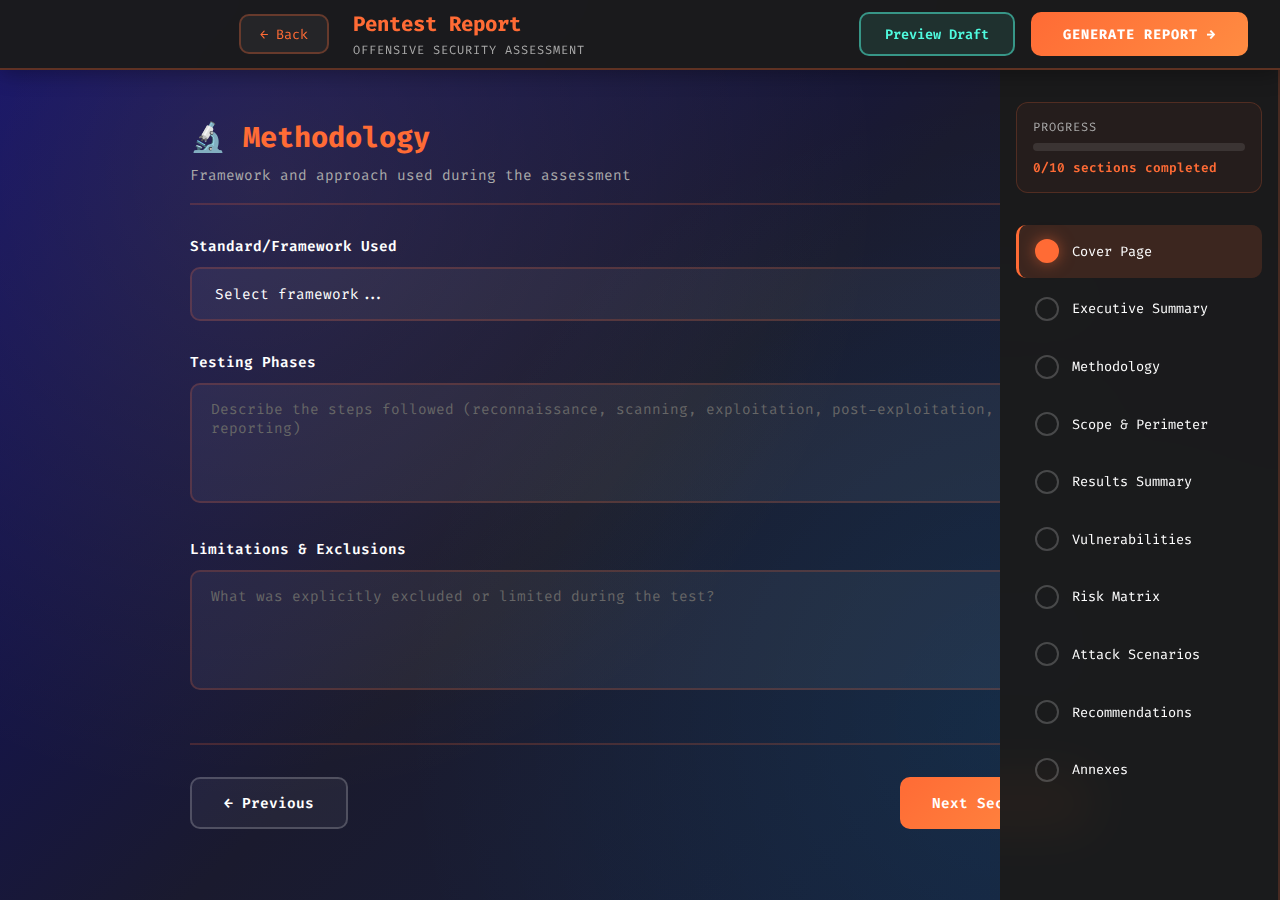
<file: frontend/pentest-report.html>
<!DOCTYPE html>
<html lang="en">
<head>
  <meta charset="UTF-8">
  <meta name="viewport" content="width=device-width, initial-scale=1.0">
  <title>Pentest Report - Form Editor</title>
  <link href="https://fonts.googleapis.com/css2?family=Fira+Code:wght@400;500;600;700&display=swap" rel="stylesheet">
  <style>
    * {
      margin: 0;
      padding: 0;
      box-sizing: border-box;
    }

    body {
      background: #0D0C73;
      color: #ffffff;
      font-family: 'Fira Code', monospace;
      min-height: 100vh;
      overflow-x: hidden;
      background-image: 
        radial-gradient(circle at 20% 20%, rgba(255, 215, 0, 0.1) 0%, transparent 50%),
        radial-gradient(circle at 80% 80%, rgba(0, 212, 255, 0.08) 0%, transparent 50%),
        linear-gradient(135deg, #0D0C73 0%, #1a1a2e 50%, #16213e 100%);
      background-attachment: fixed;
    }

    .container {
      display: flex;
      height: 100vh;
      overflow: hidden;
    }

    /* Header Bar */
    .header-bar {
      position: fixed;
      top: 0;
      left: 0;
      right: 0;
      height: 70px;
      background: rgba(26, 26, 26, 0.95);
      backdrop-filter: blur(25px);
      border-bottom: 2px solid rgba(255, 107, 53, 0.3);
      display: flex;
      align-items: center;
      justify-content: space-between;
      padding: 0 2rem;
      z-index: 1000;
      box-shadow: 0 4px 20px rgba(0, 0, 0, 0.3);
    }

    .header-left {
      position: relative;
      left: 17%;
      display: flex;
      align-items: center;
      gap: 1.5rem;
    }

    .back-btn {
      background: rgba(255, 255, 255, 0.05);
      border: 2px solid rgba(255, 107, 53, 0.3);
      color: #FF6B35;
      padding: 0.6rem 1.2rem;
      border-radius: 10px;
      font-family: 'Fira Code', monospace;
      font-size: 0.85rem;
      cursor: pointer;
      transition: all 0.3s ease;
      display: flex;
      align-items: center;
      gap: 0.5rem;
    }

    .back-btn:hover {
      background: rgba(255, 107, 53, 0.1);
      border-color: #FF6B35;
      transform: translateX(-4px);
    }

    .header-title {
      display: flex;
      flex-direction: column;
      gap: 0.2rem;
    }

    .header-title h1 {
      font-size: 1.3rem;
      color: #FF6B35;
      font-weight: 700;
    }

    .header-title span {
      font-size: 0.75rem;
      color: #aaa;
      text-transform: uppercase;
      letter-spacing: 1px;
    }

    .header-actions {
      display: flex;
      gap: 1rem;
    }

    .preview-btn {
      background: rgba(79, 251, 223, 0.1);
      border: 2px solid rgba(79, 251, 223, 0.5);
      color: #4FFBDF;
      padding: 0.7rem 1.5rem;
      border-radius: 10px;
      font-family: 'Fira Code', monospace;
      font-size: 0.85rem;
      font-weight: 600;
      cursor: pointer;
      transition: all 0.3s ease;
    }

    .preview-btn:hover {
      background: rgba(79, 251, 223, 0.2);
      border-color: #4FFBDF;
      box-shadow: 0 4px 15px rgba(79, 251, 223, 0.3);
    }

    .generate-btn {
      background: linear-gradient(135deg, #FF6B35, #ff8c42);
      border: none;
      color: #fff;
      padding: 0.7rem 2rem;
      border-radius: 10px;
      font-family: 'Fira Code', monospace;
      font-size: 0.85rem;
      font-weight: 700;
      cursor: pointer;
      transition: all 0.3s ease;
      text-transform: uppercase;
      letter-spacing: 1px;
    }

    .generate-btn:hover {
      transform: translateY(-2px);
      box-shadow: 0 6px 25px rgba(255, 107, 53, 0.4);
    }

    /* Sidebar Navigation */
    .sidebar {
      position: absolute;
      top: 0;
      right: 0;
      width: 280px;
      background: rgba(26, 26, 26, 0.95);
      backdrop-filter: blur(25px);
      border-right: 2px solid rgba(255, 107, 53, 0.2);
      padding: 2rem 1rem;
      margin-top: 70px;
      overflow-y: auto;
      height: calc(100vh - 70px);
    }

    .progress-container {
      margin-bottom: 2rem;
      padding: 1rem;
      background: rgba(255, 107, 53, 0.05);
      border-radius: 12px;
      border: 1px solid rgba(255, 107, 53, 0.2);
    }

    .progress-label {
      font-size: 0.75rem;
      color: #aaa;
      margin-bottom: 0.5rem;
      text-transform: uppercase;
      letter-spacing: 1px;
    }

    .progress-bar-container {
      width: 100%;
      height: 8px;
      background: rgba(255, 255, 255, 0.1);
      border-radius: 4px;
      overflow: hidden;
      margin-bottom: 0.5rem;
    }

    .progress-bar {
      height: 100%;
      background: linear-gradient(90deg, #FF6B35, #ff8c42);
      width: 30%;
      transition: width 0.5s ease;
      box-shadow: 0 0 10px rgba(255, 107, 53, 0.5);
    }

    .progress-text {
      font-size: 0.8rem;
      color: #FF6B35;
      font-weight: 600;
    }

    .nav-section {
      margin-bottom: 0.5rem;
    }

    .nav-item {
      padding: 0.9rem 1.2rem;
      margin-bottom: 0.3rem;
      border-radius: 10px;
      cursor: pointer;
      transition: all 0.3s ease;
      display: flex;
      align-items: center;
      gap: 0.8rem;
      font-size: 0.85rem;
      position: relative;
    }

    .nav-item::before {
      content: '';
      width: 20px;
      height: 20px;
      border-radius: 50%;
      border: 2px solid rgba(255, 255, 255, 0.2);
      flex-shrink: 0;
      transition: all 0.3s ease;
    }

    .nav-item.completed::before {
      content: '✓';
      background: #4FFBDF;
      border-color: #4FFBDF;
      color: #0A1628;
      display: flex;
      align-items: center;
      justify-content: center;
      font-size: 0.7rem;
      font-weight: 700;
    }

    .nav-item.active {
      background: rgba(255, 107, 53, 0.15);
      border-left: 3px solid #FF6B35;
      padding-left: calc(1.2rem - 3px);
    }

    .nav-item.active::before {
      background: #FF6B35;
      border-color: #FF6B35;
      box-shadow: 0 0 15px rgba(255, 107, 53, 0.5);
    }

    .nav-item:hover:not(.active) {
      background: rgba(255, 255, 255, 0.05);
    }

    /* Main Content Area */
    .main-content {
      flex: 1;
      margin-top: 70px;
      padding: 3rem;
      overflow-y: auto;
      height: calc(100vh - 70px);
    }

    .form-section {
      display: none;
      max-width: 900px;
      margin: 0 auto;
      animation: fadeIn 0.5s ease;
    }

    .form-section.active {
      display: block;
    }

    @keyframes fadeIn {
      from { opacity: 0; transform: translateY(20px); }
      to { opacity: 1; transform: translateY(0); }
    }

    .section-header {
      margin-bottom: 2rem;
      padding-bottom: 1rem;
      border-bottom: 2px solid rgba(255, 107, 53, 0.2);
    }

    .section-title {
      font-size: 1.8rem;
      color: #FF6B35;
      margin-bottom: 0.5rem;
      font-weight: 700;
    }

    .section-subtitle {
      font-size: 0.9rem;
      color: #aaa;
      line-height: 1.6;
    }

    .form-group {
      margin-bottom: 2rem;
    }

    .form-label {
      display: block;
      margin-bottom: 0.7rem;
      color: #fff;
      font-size: 0.9rem;
      font-weight: 600;
    }

    .form-label-optional {
      color: #666;
      font-weight: 400;
      font-size: 0.8rem;
      margin-left: 0.5rem;
    }

    .form-input,
    .form-textarea,
    .form-select {
      width: 100%;
      padding: 0.9rem 1.2rem;
      background: rgba(255, 255, 255, 0.05);
      border: 2px solid rgba(255, 107, 53, 0.2);
      border-radius: 10px;
      color: #fff;
      font-family: 'Fira Code', monospace;
      font-size: 0.9rem;
      transition: all 0.3s ease;
    }

    .form-input:focus,
    .form-textarea:focus,
    .form-select:focus {
      outline: none;
      background: rgba(255, 255, 255, 0.08);
      border-color: #FF6B35;
      box-shadow: 0 0 20px rgba(255, 107, 53, 0.2);
    }

    .form-textarea {
      min-height: 120px;
      resize: vertical;
    }

    .form-input::placeholder,
    .form-textarea::placeholder {
      color: #666;
    }

    /* Vulnerability Entry */
    .vuln-entry {
      background: rgba(26, 26, 26, 0.6);
      border: 2px solid rgba(255, 107, 53, 0.2);
      border-radius: 12px;
      padding: 1.5rem;
      margin-bottom: 1.5rem;
      position: relative;
    }

    .vuln-header {
      display: flex;
      justify-content: space-between;
      align-items: center;
      margin-bottom: 1rem;
      padding-bottom: 1rem;
      border-bottom: 1px solid rgba(255, 255, 255, 0.1);
    }

    .vuln-number {
      font-size: 1.1rem;
      font-weight: 700;
      color: #FF6B35;
    }

    .remove-vuln-btn {
      background: rgba(255, 107, 53, 0.1);
      border: 1px solid rgba(255, 107, 53, 0.3);
      color: #FF6B35;
      padding: 0.4rem 0.8rem;
      border-radius: 6px;
      font-size: 0.75rem;
      cursor: pointer;
      transition: all 0.3s ease;
    }

    .remove-vuln-btn:hover {
      background: rgba(255, 107, 53, 0.2);
      border-color: #FF6B35;
    }

    .form-row {
      display: grid;
      grid-template-columns: 1fr 1fr;
      gap: 1.5rem;
    }

    .add-vuln-btn {
      width: 100%;
      padding: 1rem;
      background: rgba(79, 251, 223, 0.1);
      border: 2px dashed rgba(79, 251, 223, 0.4);
      border-radius: 10px;
      color: #4FFBDF;
      font-family: 'Fira Code', monospace;
      font-size: 0.9rem;
      font-weight: 600;
      cursor: pointer;
      transition: all 0.3s ease;
      display: flex;
      align-items: center;
      justify-content: center;
      gap: 0.5rem;
    }

    .add-vuln-btn:hover {
      background: rgba(79, 251, 223, 0.15);
      border-color: #4FFBDF;
      transform: translateY(-2px);
    }

    /* Navigation Buttons */
    .form-navigation {
      display: flex;
      justify-content: space-between;
      margin-top: 3rem;
      padding-top: 2rem;
      border-top: 2px solid rgba(255, 107, 53, 0.2);
    }

    .nav-btn {
      padding: 0.9rem 2rem;
      border-radius: 10px;
      font-family: 'Fira Code', monospace;
      font-size: 0.9rem;
      font-weight: 600;
      cursor: pointer;
      transition: all 0.3s ease;
      display: flex;
      align-items: center;
      gap: 0.5rem;
    }

    .prev-btn {
      background: rgba(255, 255, 255, 0.05);
      border: 2px solid rgba(255, 255, 255, 0.2);
      color: #fff;
    }

    .prev-btn:hover {
      background: rgba(255, 255, 255, 0.1);
      border-color: rgba(255, 255, 255, 0.4);
    }

    .next-btn {
      background: linear-gradient(135deg, #FF6B35, #ff8c42);
      border: none;
      color: #fff;
    }

    .next-btn:hover {
      transform: translateY(-2px);
      box-shadow: 0 6px 25px rgba(255, 107, 53, 0.4);
    }

    /* Info Box */
    .info-box {
      background: rgba(79, 251, 223, 0.05);
      border-left: 3px solid #4FFBDF;
      padding: 1rem 1.2rem;
      border-radius: 8px;
      margin-bottom: 2rem;
      font-size: 0.85rem;
      color: #aaa;
      line-height: 1.6;
    }

    /* Responsive */
    @media (max-width: 1024px) {
      .sidebar {
        width: 220px;
      }

      .main-content {
        padding: 2rem 1.5rem;
      }
    }

    @media (max-width: 768px) {
      .container {
        flex-direction: column;
      }

      .sidebar {
        width: 100%;
        height: auto;
        border-right: none;
        border-bottom: 2px solid rgba(255, 107, 53, 0.2);
        padding: 1rem;
      }

      .main-content {
        margin-top: 0;
        height: auto;
      }

      .header-bar {
        flex-wrap: wrap;
        height: auto;
        padding: 1rem;
      }

      .header-actions {
        width: 100%;
        margin-top: 1rem;
      }

      .form-row {
        grid-template-columns: 1fr;
      }
    }
  </style>
</head>
<body>
  <!-- Header Bar -->
  <div class="header-bar">
    <div class="header-left">
      <button class="back-btn" onclick="goBack()">← Back</button>
      <div class="header-title">
        <h1>Pentest Report</h1>
        <span>Offensive Security Assessment</span>
      </div>
    </div>
    <div class="header-actions">
      <button class="preview-btn" onclick="previewReport()">Preview Draft</button>
      <button class="generate-btn" onclick="generateReport()">Generate Report →</button>
    </div>
  </div>

  <div class="container">
    <!-- Sidebar Navigation -->
    <aside class="sidebar">
      <div class="progress-container">
        <div class="progress-label">Progress</div>
        <div class="progress-bar-container">
          <div class="progress-bar" id="progressBar"></div>
        </div>
        <div class="progress-text"><span id="progressText">3/10</span> sections completed</div>
      </div>

      <nav class="nav-section">
        <div class="nav-item active" data-section="cover" onclick="navigateToSection('cover')">Cover Page</div>
        <div class="nav-item" data-section="executive" onclick="navigateToSection('executive')">Executive Summary</div>
        <div class="nav-item" data-section="methodology" onclick="navigateToSection('methodology')">Methodology</div>
        <div class="nav-item" data-section="scope" onclick="navigateToSection('scope')">Scope & Perimeter</div>
        <div class="nav-item" data-section="results" onclick="navigateToSection('results')">Results Summary</div>
        <div class="nav-item" data-section="vulnerabilities" onclick="navigateToSection('vulnerabilities')">Vulnerabilities</div>
        <div class="nav-item" data-section="matrix" onclick="navigateToSection('matrix')">Risk Matrix</div>
        <div class="nav-item" data-section="scenarios" onclick="navigateToSection('scenarios')">Attack Scenarios</div>
        <div class="nav-item" data-section="recommendations" onclick="navigateToSection('recommendations')">Recommendations</div>
        <div class="nav-item" data-section="annexes" onclick="navigateToSection('annexes')">Annexes</div>
      </nav>
    </aside>

    <!-- Main Content -->
    <main class="main-content">

      <!-- Section 1: Cover Page -->
      <section class="form-section" id="cover">
        <div class="section-header">
          <h2 class="section-title">📄 Cover Page</h2>
          <p class="section-subtitle">Basic information about the assessment</p>
        </div>

        <div class="form-group">
          <label class="form-label">Client Name</label>
          <input data-section="cover" data-field="client-name" type="text" class="form-input" placeholder="e.g., Acme Corporation">
        </div>

        <div class="form-row">
          <div class="form-group">
            <label class="form-label">Assessment Date</label>
            <input data-section="cover" data-field="assessment-date" type="date" class="form-input">
          </div>
          <div class="form-group">
            <label class="form-label">Testing Period</label>
            <input data-section="cover" data-field="testing-period" type="text" class="form-input" placeholder="e.g., 2025-01-15 to 2025-01-20">
          </div>
        </div>

        <div class="form-group">
          <label class="form-label">Classification Level</label>
          <select data-section="cover" data-field="classification-level" class="form-select">
            <option value="">Select classification...</option>
            <option value="public">Public</option>
            <option value="internal">Internal Use</option>
            <option value="confidential">Confidential</option>
            <option value="strictly">Strictly Confidential</option>
          </select>
        </div>

        <div class="form-navigation">
          <div></div>
          <button class="nav-btn next-btn" onclick="nextSection()">Next Section →</button>
        </div>
      </section>

      <!-- Section 2: Executive Summary -->
      <section class="form-section" id="executive">
        <div class="section-header">
          <h2 class="section-title">📊 Executive Summary</h2>
          <p class="section-subtitle">High-level overview for decision makers (non-technical)</p>
        </div>

        <div class="info-box">
          This section should be understandable by C-level executives without technical background.
        </div>

        <div class="form-group">
          <label class="form-label">Main Objective</label>
          <textarea data-section="executive" data-field="main-objective" class="form-textarea" placeholder="What was the primary goal of this penetration test?"></textarea>
        </div>

        <div class="form-group">
          <label class="form-label">Global Scope</label>
          <textarea data-section="executive" data-field="global-scope" class="form-textarea" placeholder="Systems tested, type of test (black/grey/white box)"></textarea>
        </div>

        <div class="form-group">
          <label class="form-label">Top 3 Major Risks Identified</label>
          <textarea data-section="executive" data-field="major-risk" class="form-textarea" placeholder="List the 3 most critical findings in simple terms"></textarea>
        </div>

        <div class="form-group">
          <label class="form-label">Overall Impact Summary</label>
          <textarea data-section="executive" data-field="impact-summary" class="form-textarea" placeholder="One sentence summary of the global impact"></textarea>
        </div>

        <div class="form-group">
          <label class="form-label">Strategic Recommendations</label>
          <textarea data-section="executive" data-field="recommendations" class="form-textarea" placeholder="High-level recommendations for improving security posture"></textarea>
        </div>

        <div class="form-navigation">
          <button class="nav-btn prev-btn" onclick="prevSection()">← Previous</button>
          <button class="nav-btn next-btn" onclick="nextSection()">Next Section →</button>
        </div>
      </section>

      <!-- Section 3: Methodology -->
      <section class="form-section active" id="methodology">
        <div class="section-header">
          <h2 class="section-title">🔬 Methodology</h2>
          <p class="section-subtitle">Framework and approach used during the assessment</p>
        </div>

        <div class="form-group">
          <label class="form-label">Standard/Framework Used</label>
          <select data-section="methodology" data-field="framework-used" class="form-select">
            <option value="">Select framework...</option>
            <option value="ptes">PTES (Penetration Testing Execution Standard)</option>
            <option value="owasp">OWASP Testing Guide</option>
            <option value="nist">NIST SP 800-115</option>
            <option value="osstmm">OSSTMM</option>
            <option value="custom">Custom Methodology</option>
          </select>
        </div>

        <div class="form-group">
          <label class="form-label">Testing Phases</label>
          <textarea data-section="methodology" data-field="steps-followed" class="form-textarea" placeholder="Describe the steps followed (reconnaissance, scanning, exploitation, post-exploitation, reporting)"></textarea>
        </div>

        <div class="form-group">
          <label class="form-label">Limitations & Exclusions</label>
          <textarea data-section="methodology" data-field="limitations" class="form-textarea" placeholder="What was explicitly excluded or limited during the test?"></textarea>
        </div>

        <div class="form-navigation">
          <button class="nav-btn prev-btn" onclick="prevSection()">← Previous</button>
          <button class="nav-btn next-btn" onclick="nextSection()">Next Section →</button>
        </div>
      </section>

      <!-- Section 4: Scope & Perimeter -->
      <section class="form-section" id="scope">
        <div class="section-header">
          <h2 class="section-title">🎯 Scope & Perimeter</h2>
          <p class="section-subtitle">Assets and boundaries of the assessment</p>
        </div>

        <div class="form-group">
          <label class="form-label">Assets Tested</label>
          <textarea data-section="scope" data-field="assets-tested" class="form-textarea" placeholder="IP addresses, domains, applications, services (e.g., 192.168.1.0/24, app.example.com)"></textarea>
        </div>

        <div class="form-group">
          <label class="form-label">Restrictions Defined</label>
          <textarea data-section="scope" data-field="restrictions-definied" class="form-textarea" placeholder="Any restrictions agreed upon with the client (systems to avoid, specific hours, etc.)"></textarea>
        </div>

        <div class="form-row">
          <div class="form-group">
            <label class="form-label">Test Duration</label>
            <input data-section="scope" data-field="test-duration" type="text" class="form-input" placeholder="e.g., 5 days">
          </div>
          <div class="form-group">
            <label class="form-label">Test Context</label>
            <select data-section="scope" data-field="test-context" class="form-select">
              <option value="">Select context...</option>
              <option value="blackbox">Black Box</option>
              <option value="greybox">Grey Box</option>
              <option value="whitebox">White Box</option>
            </select>
          </div>
        </div>

        <div class="form-navigation">
          <button class="nav-btn prev-btn" onclick="prevSection()">← Previous</button>
          <button class="nav-btn next-btn" onclick="nextSection()">Next Section →</button>
        </div>
      </section>

      <!-- Section 5: Results Summary -->
      <section class="form-section" id="results">
        <div class="section-header">
          <h2 class="section-title">📈 Results Summary</h2>
          <p class="section-subtitle">Quick overview of findings by severity</p>
        </div>

        <div class="form-row">
          <div class="form-group">
            <label class="form-label">Critical Vulnerabilities</label>
            <input data-section="results" data-field="critical-vulns" type="number" class="form-input" placeholder="0" min="0">
          </div>
          <div class="form-group">
            <label class="form-label">High Vulnerabilities</label>
            <input data-section="results" data-field="high-vulns" type="number" class="form-input" placeholder="0" min="0">
          </div>
        </div>

        <div class="form-row">
          <div class="form-group">
            <label class="form-label">Medium Vulnerabilities</label>
            <input data-section="results" data-field="medium-vulns" type="number" class="form-input" placeholder="0" min="0">
          </div>
          <div class="form-group">
            <label class="form-label">Low Vulnerabilities</label>
            <input data-section="results" data-field="low-vulns" type="number" class="form-input" placeholder="0" min="0">
          </div>
        </div>

        <div class="form-group">
          <label class="form-label">Global Security Score <span class="form-label-optional">(optional)</span></label>
          <input data-section="results" data-field="global-score" type="text" class="form-input" placeholder="e.g., 6.5/10 or 65% compliant">
        </div>

        <div class="form-navigation">
          <button class="nav-btn prev-btn" onclick="prevSection()">← Previous</button>
          <button class="nav-btn next-btn" onclick="nextSection()">Next Section →</button>
        </div>
      </section>

      <!-- Section 6: Vulnerabilities -->
      <section class="form-section" id="vulnerabilities">
        <div class="section-header">
          <h2 class="section-title">🔐 Detailed Vulnerabilities</h2>
          <p class="section-subtitle">Comprehensive analysis of each finding</p>
        </div>

        <div class="info-box">
          Add as many vulnerabilities as needed. Each will be detailed with description, impact, proof, and recommendations.
        </div>

        <div id="vulnerabilitiesList">
          <!-- Vulnerability 1 -->
          <div class="vuln-entry">
            <div class="vuln-header">
              <span class="vuln-number">Vulnerability #1</span>
              <button class="remove-vuln-btn" onclick="removeVuln(this)">Remove</button>
            </div>

            <div class="form-group">
              <label class="form-label">Title / Unique ID</label>
              <input data-section="vulnerabilities" data-field="title" type="text" class="form-input" placeholder="e.g., SQL Injection in Login Form">
            </div>

            <div class="form-group">
              <label class="form-label">Severity</label>
              <select data-section="vulnerabilities" data-field="severity" class="form-select">
                <option value="">Select severity...</option>
                <option value="critical">Critical</option>
                <option value="high">High</option>
                <option value="medium">Medium</option>
                <option value="low">Low</option>
                <option value="info">Informational</option>
              </select>
            </div>

            <div class="form-group">
              <label class="form-label">Description</label>
              <textarea data-section="vulnerabilities" data-field="description" class="form-textarea" placeholder="What is this vulnerability and why does it matter?"></textarea>
            </div>

            <div class="form-group">
              <label class="form-label">Proof / Evidence</label>
              <textarea data-section="vulnerabilities" data-field="proof" class="form-textarea" placeholder="Screenshots, logs, or command outputs demonstrating the vulnerability"></textarea>
            </div>

            <div class="form-group">
              <label class="form-label">Impact (CIA Triad)</label>
              <textarea data-section="vulnerabilities" data-field="impact" class="form-textarea" placeholder="Impact on Confidentiality, Integrity, and Availability"></textarea>
            </div>

            <div class="form-group">
              <label class="form-label">Exploitation Vector</label>
              <textarea data-section="vulnerabilities" data-field="exploit-vector" class="form-textarea" placeholder="How can this vulnerability be exploited?"></textarea>
            </div>

            <div class="form-group">
              <label class="form-label">Recommendation</label>
              <textarea data-section="vulnerabilities" data-field="recommendations" class="form-textarea" placeholder="Technical and organizational remediation steps"></textarea>
            </div>

            <div class="form-group">
              <label class="form-label">References <span class="form-label-optional">(optional)</span></label>
              <input data-section="vulnerabilities" data-field="references" type="text" class="form-input" placeholder="e.g., CVE-2023-1234, CWE-89, OWASP A3">
            </div>
          </div>
        </div>

        <button class="add-vuln-btn" onclick="addVulnerability()">
          <span>+ Add Another Vulnerability</span>
        </button>

        <div class="form-navigation">
          <button class="nav-btn prev-btn" onclick="prevSection()">← Previous</button>
          <button class="nav-btn next-btn" onclick="nextSection()">Next Section →</button>
        </div>
      </section>

      <!-- Section 7: Risk Matrix -->
      <section class="form-section" id="matrix">
        <div class="section-header">
          <h2 class="section-title">📊 Risk Matrix</h2>
          <p class="section-subtitle">Visual representation of risk vs impact</p>
        </div>

        <div class="info-box">
          This section will generate a visual matrix based on your vulnerabilities. Provide details for positioning.
        </div>

        <div class="form-group">
          <label class="form-label">Matrix Configuration</label>
          <textarea data-section="matrix" data-field="matrix-config" class="form-textarea" placeholder="Describe how vulnerabilities should be positioned (e.g., SQL Injection: High probability, High impact)"></textarea>
        </div>

        <div class="form-group">
          <label class="form-label">Critical Vulnerabilities Positioning</label>
          <textarea data-section="matrix" data-field="critical-vulns" class="form-textarea" placeholder="List which vulnerabilities fall into the critical risk zone"></textarea>
        </div>

        <div class="form-navigation">
          <button class="nav-btn prev-btn" onclick="prevSection()">← Previous</button>
          <button class="nav-btn next-btn" onclick="nextSection()">Next Section →</button>
        </div>
      </section>

      <!-- Section 8: Attack Scenarios -->
      <section class="form-section" id="scenarios">
        <div class="section-header">
          <h2 class="section-title">⚔️ Attack Scenarios</h2>
          <p class="section-subtitle">Real-world exploitation chains</p>
        </div>

        <div class="info-box">
          Describe realistic attack paths combining multiple vulnerabilities to show actual risk.
        </div>

        <div class="form-group">
          <label class="form-label">Scenario 1: Attack Chain</label>
          <textarea data-section="scenarios" data-field="scenario-one" class="form-textarea" placeholder="Describe a complete attack path from initial access to impact (e.g., phishing → credential theft → lateral movement → data exfiltration)"></textarea>
        </div>

        <div class="form-group">
          <label class="form-label">Scenario 2: Alternative Path <span class="form-label-optional">(optional)</span></label>
          <textarea data-section="scenarios" data-field="scenario-two" class="form-textarea" placeholder="Another realistic attack scenario"></textarea>
        </div>

        <div class="form-group">
          <label class="form-label">Real-World Impact Illustration</label>
          <textarea data-section="scenarios" data-field="real-world-impact" class="form-textarea" placeholder="What would be the business impact if these scenarios were executed by a real attacker?"></textarea>
        </div>

        <div class="form-navigation">
          <button class="nav-btn prev-btn" onclick="prevSection()">← Previous</button>
          <button class="nav-btn next-btn" onclick="nextSection()">Next Section →</button>
        </div>
      </section>

      <!-- Section 9: Recommendations -->
      <section class="form-section" id="recommendations">
        <div class="section-header">
          <h2 class="section-title">💡 Global Recommendations</h2>
          <p class="section-subtitle">Strategic and tactical improvements</p>
        </div>

        <div class="form-group">
          <label class="form-label">Immediate Actions (Quick Wins)</label>
          <textarea data-section="recommendations" data-field="immediate-actions" class="form-textarea" placeholder="What can be fixed right away? (e.g., patch critical systems, disable exposed services)"></textarea>
        </div>

        <div class="form-group">
          <label class="form-label">Medium-Term Improvements</label>
          <textarea data-section="recommendations" data-field="medium-term-actions" class="form-textarea" placeholder="Actions for the next 3-6 months (e.g., implement WAF, security training, patch management process)"></textarea>
        </div>

        <div class="form-group">
          <label class="form-label">Long-Term Strategic Changes</label>
          <textarea data-section="recommendations" data-field="long-term-actions" class="form-textarea" placeholder="Structural improvements (e.g., security culture, monitoring solutions, incident response plan)"></textarea>
        </div>

        <div class="form-group">
          <label class="form-label">Overall Security Posture Improvements</label>
          <textarea data-section="recommendations" data-field="overall-security" class="form-textarea" placeholder="General recommendations for improving the organization's security maturity"></textarea>
        </div>

        <div class="form-navigation">
          <button class="nav-btn prev-btn" onclick="prevSection()">← Previous</button>
          <button class="nav-btn next-btn" onclick="nextSection()">Next Section →</button>
        </div>
      </section>

      <!-- Section 10: Annexes -->
      <section class="form-section" id="annexes">
        <div class="section-header">
          <h2 class="section-title">📎 Annexes</h2>
          <p class="section-subtitle">Supporting documentation and references</p>
        </div>

        <div class="form-group">
          <label class="form-label">Glossary <span class="form-label-optional">(optional)</span></label>
          <textarea data-section="annexes" data-field="glossary" class="form-textarea" placeholder="Define technical terms for non-technical readers"></textarea>
        </div>

        <div class="form-group">
          <label class="form-label">Tools Used</label>
          <textarea data-section="annexes" data-field="tools-used" class="form-textarea" placeholder="List of tools and versions (e.g., Nmap 7.94, Burp Suite Pro 2024.1, Metasploit 6.3)"></textarea>
        </div>

        <div class="form-group">
          <label class="form-label">Scripts & Commands <span class="form-label-optional">(optional)</span></label>
          <textarea data-section="annexes" data-field="scripts-commands" class="form-textarea" placeholder="Custom scripts or specific commands used during testing"></textarea>
        </div>

        <div class="form-group">
          <label class="form-label">Raw Tool Outputs <span class="form-label-optional">(optional)</span></label>
          <textarea data-section="annexes" data-field="raw-tool" class="form-textarea" placeholder="Raw results from automated scanners (can be referenced or attached separately)"></textarea>
        </div>

        <div class="form-group">
          <label class="form-label">External References</label>
          <textarea data-section="annexes" data-field="external-ref" class="form-textarea" placeholder="Links to CVE databases, OWASP guides, vendor advisories, etc."></textarea>
        </div>

        <div class="form-navigation">
          <button class="nav-btn prev-btn" onclick="prevSection()">← Previous</button>
          <div></div>
        </div>
      </section>
    </main>
  </div>

  <script>    
    const sections = ['cover', 'executive', 'methodology', 'scope', 'results', 'vulnerabilities', 'matrix', 'scenarios', 'recommendations', 'annexes'];
    let currentSectionIndex = 0;
    let vulnCounter = 1;

    // Navigation between sections
    function navigateToSection(sectionId) {
      // Hide all sections
      document.querySelectorAll('.form-section').forEach(section => {
        section.classList.remove('active');
      });

      // Remove active from all nav items
      document.querySelectorAll('.nav-item').forEach(item => {
        item.classList.remove('active');
      });

      // Show selected section
      document.getElementById(sectionId).classList.add('active');
      
      // Mark nav item as active
      const navItem = document.querySelector(`[data-section="${sectionId}"]`);
      if (navItem) {
        navItem.classList.add('active');
      }

      // Update current index
      currentSectionIndex = sections.indexOf(sectionId);
      
      // Update progress
      updateProgress();
    }

    function nextSection() {
      if (currentSectionIndex < sections.length - 1) {
        const currentNavItem = document.querySelector(`[data-section="${sections[currentSectionIndex]}"]`);
        if (currentNavItem && !currentNavItem.classList.contains('completed')) {
          currentNavItem.classList.add('completed');
        }
        
        currentSectionIndex++;
        navigateToSection(sections[currentSectionIndex]);
      }
    }

    function prevSection() {
      if (currentSectionIndex > 0) {
        const currentNavItem = document.querySelector(`[data-section="${sections[currentSectionIndex]}"]`);
        if (currentNavItem && currentNavItem.classList.contains('completed')) {
          currentNavItem.classList.remove('completed');
          currentNavItem.classList.remove('active');
        }
        
        currentSectionIndex--;
        navigateToSection(sections[currentSectionIndex]);
      }
    }

    // Update progress bar
    function updateProgress() {
      const completedCount = document.querySelectorAll('.nav-item.completed').length;
      const totalSections = sections.length;
      const percentage = (completedCount / totalSections) * 100;
      
      document.getElementById('progressBar').style.width = percentage + '%';
      document.getElementById('progressText').textContent = completedCount + '/' + totalSections;
    }

    // Vulnerability management
    function addVulnerability() {
      vulnCounter++;
      const vulnList = document.getElementById('vulnerabilitiesList');
      
      const vulnHTML = `
        <div class="vuln-entry">
          <div class="vuln-header">
            <span class="vuln-number">Vulnerability #${vulnCounter}</span>
            <button class="remove-vuln-btn" onclick="removeVuln(this)">Remove</button>
          </div>

          <div class="form-group">
            <label class="form-label">Title / Unique ID</label>
            <input data-section="vulnerabilities" data-field="title" type="text" class="form-input" placeholder="e.g., SQL Injection in Login Form">
          </div>

          <div class="form-group">
            <label class="form-label">Severity</label>
            <select data-section="vulnerabilities" data-field="severity" class="form-select">
              <option value="">Select severity...</option>
              <option value="critical">Critical</option>
              <option value="high">High</option>
              <option value="medium">Medium</option>
              <option value="low">Low</option>
              <option value="info">Informational</option>
            </select>
          </div>

          <div class="form-group">
            <label class="form-label">Description</label>
            <textarea data-section="vulnerabilities" data-field="description" class="form-textarea" placeholder="What is this vulnerability and why does it matter?"></textarea>
          </div>

          <div class="form-group">
            <label class="form-label">Proof / Evidence</label>
            <textarea data-section="vulnerabilities" data-field="proof" class="form-textarea" placeholder="Screenshots, logs, or command outputs demonstrating the vulnerability"></textarea>
          </div>

          <div class="form-group">
            <label class="form-label">Impact (CIA Triad)</label>
            <textarea data-section="vulnerabilities" data-field="impact" class="form-textarea" placeholder="Impact on Confidentiality, Integrity, and Availability"></textarea>
          </div>

          <div class="form-group">
            <label class="form-label">Exploitation Vector</label>
            <textarea data-section="vulnerabilities" data-field="exploit-vector" class="form-textarea" placeholder="How can this vulnerability be exploited?"></textarea>
          </div>

          <div class="form-group">
            <label class="form-label">Recommendation</label>
            <textarea data-section="vulnerabilities" data-field="recommendations" class="form-textarea" placeholder="Technical and organizational remediation steps"></textarea>
          </div>

          <div class="form-group">
            <label class="form-label">References <span class="form-label-optional">(optional)</span></label>
            <input data-section="vulnerabilities" data-field="references" type="text" class="form-input" placeholder="e.g., CVE-2023-1234, CWE-89, OWASP A3">
          </div>
        </div>
      `;
      
      vulnList.insertAdjacentHTML('beforeend', vulnHTML);
    }

    function removeVuln(btn) {
      const vulnEntry = btn.closest('.vuln-entry');
      vulnEntry.remove();
      
      // Renumber remaining vulnerabilities
      const vulnEntries = document.querySelectorAll('.vuln-entry');
      vulnEntries.forEach((entry, index) => {
        entry.querySelector('.vuln-number').textContent = `Vulnerability #${index + 1}`;
      });
      
      vulnCounter = vulnEntries.length;
    }

    // Header actions
    function goBack() {
      const url = '/reports-generator';

      if (window.parent) {
        const iframe = window.parent.document.getElementById('iframe-reports-generator');
        if (iframe) {
          iframe.src = url;
        } else {
          console.error("Iframe parent introuvable !");
        }
      } else {
        window.location.href = url;
      }
    }


    function previewReport() {
      alert('Opening preview in new window...\n\nThis will show a draft version of your report with current data.');
      // Implement preview functionality
      window.open('about:blank', '_blank');
    }

    function generateReport() {
      if (confirm('Generate the final PDF report?\n\nMake sure all required information is filled in.')) {
        alert('Sending data to backend for PDF generation...\n\nYou will be redirected to the download page.');
        // Implement backend submission
      }
    }

    // Auto-save functionality (future implementation)
    let autoSaveTimer;
    document.querySelectorAll('.form-input, .form-textarea, .form-select').forEach(element => {
      element.addEventListener('input', () => {
        clearTimeout(autoSaveTimer);
        autoSaveTimer = setTimeout(() => {
          console.log('Auto-saving draft...');
          // Implement auto-save to localStorage or backend when user system is ready
        }, 2000);
      });
    });


//===========================================================+
//      Collect Data & Send to Backend 
//===========================================================+

function collectFormData() {
  const formData = {
    cover: {},
    executive: {},
    methodology: {},
    scope: {},
    results: {},
    vulnerabilities: [],
    matrix: {},
    scenarios: {},
    recommendations: {},
    annexes: {}
  };

  // 1. Collecter les champs simples (input, textarea, select)
  document.querySelectorAll('[data-field]').forEach(element => {
    const section = element.getAttribute('data-section');
    const field = element.getAttribute('data-field');
    let value = element.value.trim();
    
    if (section && field && value !== '') {
      // Si c'est une section autre que vulnerabilities, ajouter directement
      if (section !== 'vulnerabilities') {
        formData[section][field] = value;
      }
    }
  });

  // 2. Collecter les vulnérabilités
  const vulnEntries = document.querySelectorAll('#vulnerabilitiesList .vuln-entry');
  vulnEntries.forEach((entry, index) => {
    const vuln = {
      id: index + 1,
      title: '',
      severity: '',
      description: '',
      proof: '',
      impact: '',
      exploitation_vector: '',
      recommendation: '',
      references: ''
    };

    const inputs = entry.querySelectorAll('.form-input');
    const selects = entry.querySelectorAll('.form-select');
    const textareas = entry.querySelectorAll('.form-textarea');

    // Title
    if (inputs[0]?.value.trim()) {
      vuln.title = inputs[0].value.trim();
    }

    // Severity
    if (selects[0]?.value) {
      vuln.severity = selects[0].value;
    }

    // Description
    if (textareas[0]?.value.trim()) {
      vuln.description = textareas[0].value.trim();
    }

    // Proof
    if (textareas[1]?.value.trim()) {
      vuln.proof = textareas[1].value.trim();
    }

    // Impact
    if (textareas[2]?.value.trim()) {
      vuln.impact = textareas[2].value.trim();
    }

    // Exploitation Vector
    if (textareas[3]?.value.trim()) {
      vuln.exploitation_vector = textareas[3].value.trim();
    }

    // Recommendation
    if (textareas[4]?.value.trim()) {
      vuln.recommendation = textareas[4].value.trim();
    }

    // References
    if (inputs[1]?.value.trim()) {
      vuln.references = inputs[1].value.trim();
    }

    // Ajouter seulement si au moins le titre ou la sévérité est rempli
    if (vuln.title || vuln.severity) {
      formData.vulnerabilities.push(vuln);
    }
  });

  return formData;
}

async function generateReport() {
  const formData = collectFormData();
  console.log(formData);

  if (confirm('Generate the final PDF report?\n\nMake sure all required information is filled in.')) {
    try {
      const response = await fetch('/api/report/pentest', {
        method: 'POST',
        headers: {
          'Content-Type': 'application/json',
        },
        body: JSON.stringify(formData)
      });

      if (response.ok) {
        alert('Report data sent to backend successfully!');
      } else {
        alert('Error sending report data. Please try again.');
        console.error('Server error:', response.status);
      }
    } catch (error) {
      console.error('Error:', error);
      alert('Network error. Please check your connection and try again.');
    }
  }
}    


//===========================================================+
//      INIT
//===========================================================+

    updateProgress();
  </script>
</body>
</html>
</file>
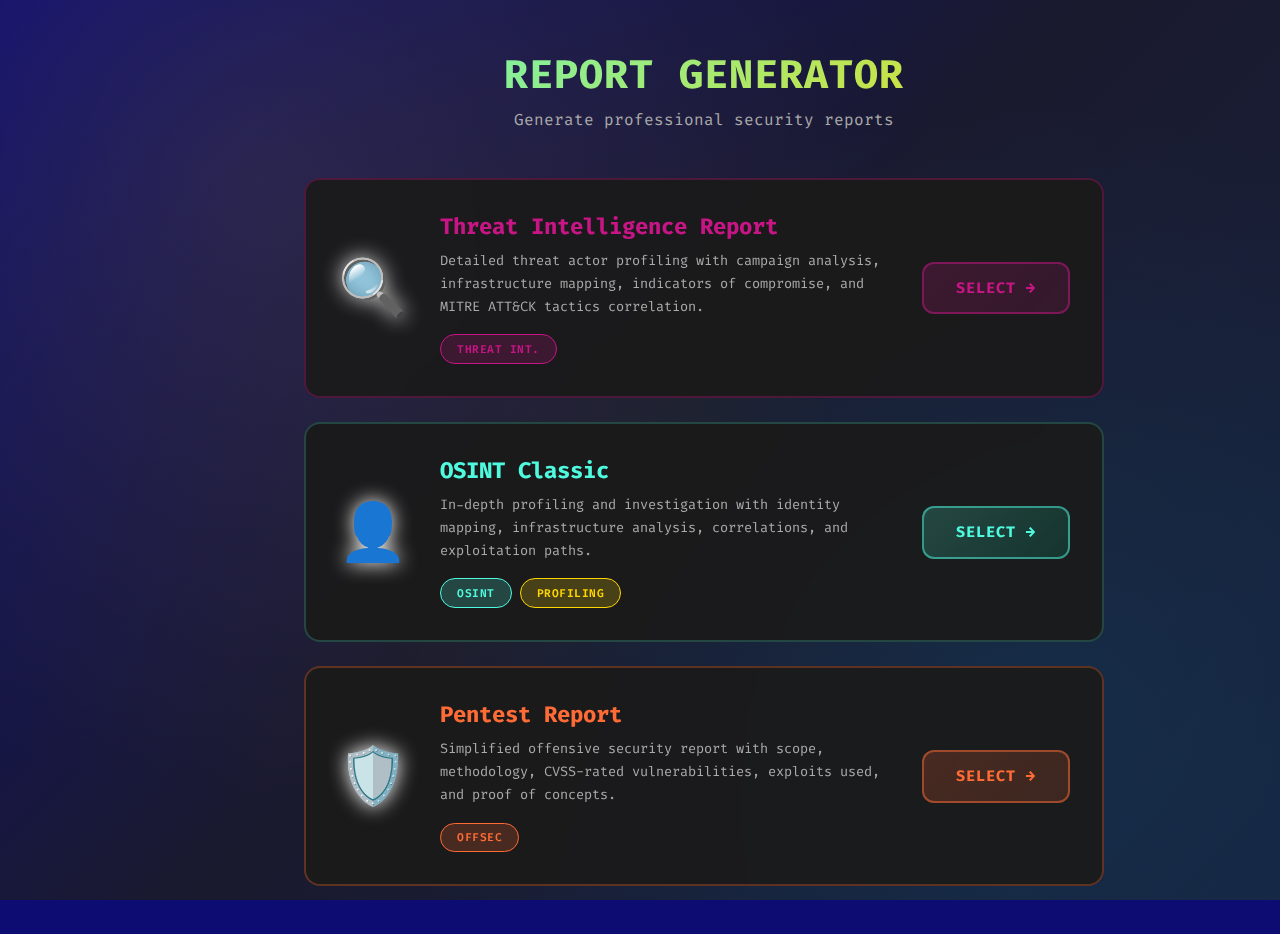
<file: frontend/reports-generator.html>
<!DOCTYPE html>
<html lang="en">
<head>
  <meta charset="UTF-8">
  <meta name="viewport" content="width=device-width, initial-scale=1.0">
  <title>Report Generator</title>
  <link href="https://fonts.googleapis.com/css2?family=Fira+Code:wght@400;500;600;700&display=swap" rel="stylesheet">
  <style>
    * {
      margin: 0;
      padding: 0;
      box-sizing: border-box;
    }

    body {
      background: #0D0C73;
      color: #ffffff;
      font-family: 'Fira Code', monospace;
      min-height: 100vh;
      overflow-x: hidden;
      background-image: 
        radial-gradient(circle at 20% 20%, rgba(255, 215, 0, 0.1) 0%, transparent 50%),
        radial-gradient(circle at 80% 80%, rgba(0, 212, 255, 0.08) 0%, transparent 50%),
        linear-gradient(135deg, #0D0C73 0%, #1a1a2e 50%, #16213e 100%);
      background-size: 100% 100%, 100% 100%, 100% 100%;
      background-attachment: fixed;
    }

    .container {
      max-width: 1400px;
      margin: 0 auto;
      padding: 3rem 2rem 3rem 10rem;
    }

    /* Header */
    .header {
      text-align: center;
      margin-bottom: 3rem;
    }

    .header h1 {
      font-size: 2.5rem;
      font-weight: 700;
      background: linear-gradient(135deg, #4FFBDF, #FFD700);
      -webkit-background-clip: text;
      -webkit-text-fill-color: transparent;
      background-clip: text;
      margin-bottom: 0.5rem;
      letter-spacing: 1px;
    }

    .header p {
      color: #aaa;
      font-size: 1rem;
      font-weight: 400;
    }

    /* Templates Grid */
    .templates-grid {
      display: flex;
      flex-direction: column;
      gap: 1.5rem;
      max-width: 800px;
      margin: 0 auto;
    }

    /* Template Card */
    .template-card {
      background: rgba(26, 26, 26, 0.95);
      backdrop-filter: blur(25px);
      border: 2px solid rgba(79, 251, 223, 0.2);
      border-radius: 16px;
      padding: 2rem;
      transition: all 0.4s cubic-bezier(0.4, 0, 0.2, 1);
      cursor: pointer;
      position: relative;
      overflow: hidden;
      display: grid;
      grid-template-columns: auto 1fr auto;
      align-items: center;
      gap: 2rem;
      min-height: 140px;
    }

    .template-card::before {
      content: '';
      position: absolute;
      top: 0;
      left: 0;
      width: 100%;
      height: 100%;
      background: linear-gradient(135deg, rgba(79, 251, 223, 0.05), transparent);
      opacity: 0;
      transition: opacity 0.3s ease;
      pointer-events: none;
    }

    .template-card:hover::before {
      opacity: 1;
    }

    .template-card:hover {
      transform: translateY(-8px);
      border-color: #4FFBDF;
      box-shadow: 0 12px 40px rgba(79, 251, 223, 0.3);
    }

    .template-card.danger {
      border-color: rgba(255, 107, 53, 0.3);
    }

    .template-card.danger:hover {
      border-color: #FF6B35;
      box-shadow: 0 12px 40px rgba(255, 107, 53, 0.3);
    }

    /* Icon */
    .template-icon {
      font-size: 3.5rem;
      text-align: center;
      filter: drop-shadow(0 0 10px currentColor);
      flex-shrink: 0;
    }

    /* Content Wrapper */
    .template-content {
      display: flex;
      flex-direction: column;
      gap: 0.5rem;
      flex-grow: 1;
    }

    /* Title */
    .template-title {
      font-size: 1.4rem;
      font-weight: 700;
      color: #4FFBDF;
      margin: 0;
    }

    .template-card.danger .template-title {
      color: #FF6B35;
    }

    /* Description */
    .template-desc {
      color: #aaa;
      font-size: 0.85rem;
      line-height: 1.7;
      margin: 0;
    }

    /* Tags */
    .template-tags {
      display: flex;
      gap: 0.5rem;
      flex-wrap: wrap;
      margin-top: 0.5rem;
    }

    .tag {
      padding: 0.4rem 1rem;
      border-radius: 16px;
      font-size: 0.7rem;
      font-weight: 600;
      text-transform: uppercase;
      letter-spacing: 0.5px;
    }

    .tag-threat {
      background: rgba(199, 21, 133, 0.2);
      color: #C71585;
      border: 1px solid #C71585;
    }

    .tag-osint {
      background: rgba(79, 251, 223, 0.2);
      color: #4FFBDF;
      border: 1px solid #4FFBDF;
    }

    .tag-offsec {
      background: rgba(255, 107, 53, 0.2);
      color: #FF6B35;
      border: 1px solid #FF6B35;
    }

    .tag-profiling {
      background: rgba(255, 215, 0, 0.2);
      color: #FFD700;
      border: 1px solid #FFD700;
    }

    /* Select Button */
    .select-btn {
      padding: 0.9rem 2rem;
      background: linear-gradient(135deg, rgba(79, 251, 223, 0.2), rgba(0, 204, 153, 0.15));
      border: 2px solid rgba(79, 251, 223, 0.5);
      border-radius: 12px;
      color: #4FFBDF;
      font-family: 'Fira Code', monospace;
      font-size: 0.95rem;
      font-weight: 700;
      cursor: pointer;
      transition: all 0.3s ease;
      text-transform: uppercase;
      letter-spacing: 1px;
      position: relative;
      overflow: hidden;
      flex-shrink: 0;
      white-space: nowrap;
    }

    .select-btn::before {
      content: '';
      position: absolute;
      top: 50%;
      left: 50%;
      width: 0;
      height: 0;
      border-radius: 50%;
      background: rgba(79, 251, 223, 0.3);
      transform: translate(-50%, -50%);
      transition: width 0.5s, height 0.5s;
    }

    .select-btn:hover::before {
      width: 300px;
      height: 300px;
    }

    .select-btn:hover {
      background: linear-gradient(135deg, #4FFBDF, #00cc99);
      color: #0A1628;
      border-color: #4FFBDF;
      box-shadow: 0 6px 25px rgba(79, 251, 223, 0.4);
      transform: translateY(-2px);
    }

    .select-btn span {
      position: relative;
      z-index: 1;
    }

    .template-card.threat {
      border-color: rgba(199, 21, 133, 0.3);
    }

    .template-card.threat:hover {
      border-color: #C71585;
      box-shadow: 0 12px 40px rgba(199, 21, 133, 0.3);
    }

    .template-card.threat .template-title {
      color: #C71585;
    }

    .template-card.threat .select-btn {
      background: linear-gradient(135deg, rgba(199, 21, 133, 0.2), rgba(199, 21, 133, 0.15));
      border-color: rgba(199, 21, 133, 0.5);
      color: #C71585;
    }

    .template-card.threat .select-btn:hover {
      background: linear-gradient(135deg, #C71585, #E91E8C);
      color: #fff;
      border-color: #C71585;
      box-shadow: 0 6px 25px rgba(199, 21, 133, 0.4);
    }

    .template-card.danger .select-btn {
      background: linear-gradient(135deg, rgba(255, 107, 53, 0.2), rgba(255, 107, 53, 0.15));
      border-color: rgba(255, 107, 53, 0.5);
      color: #FF6B35;
    }

    .template-card.danger .select-btn:hover {
      background: linear-gradient(135deg, #FF6B35, #ff8c42);
      color: #fff;
      border-color: #FF6B35;
      box-shadow: 0 6px 25px rgba(255, 107, 53, 0.4);
    }

    @keyframes pulse {
      0%, 100% {
        transform: scale(1);
        box-shadow: 0 4px 15px rgba(255, 107, 53, 0.4);
      }
      50% {
        transform: scale(1.05);
        box-shadow: 0 6px 20px rgba(255, 107, 53, 0.6);
      }
    }

    /* Responsive */
    @media (max-width: 768px) {
      .container {
        padding: 2rem 1rem;
      }

      .header h1 {
        font-size: 2rem;
      }

      .template-card {
        grid-template-columns: auto 1fr;
        gap: 1.5rem;
      }

      .select-btn {
        grid-column: 1 / -1;
        width: 100%;
      }

      .template-icon {
        font-size: 2.5rem;
      }
    }
  </style>
</head>
<body>
  <div class="container">
    <!-- Header -->
    <div class="header">
      <h1>REPORT GENERATOR</h1>
      <p>Generate professional security reports</p>
    </div>

    <!-- Templates Grid -->
    <div class="templates-grid">
      <!-- Template 1: Digital Footprint -->
      <div class="template-card threat" data-category="osint">
        <div class="template-icon">🔍</div>
        <div class="template-content">
          <h3 class="template-title">Threat Intelligence Report</h3>
          <p class="template-desc">Detailed threat actor profiling with campaign analysis, infrastructure mapping, indicators of compromise, and MITRE ATT&CK tactics correlation.</p>
          <div class="template-tags">
            <span class="tag tag-threat">Threat Int.</span>
          </div>
        </div>
        <button class="select-btn" onclick="selectTemplate('threat-int')">
          <span>Select →</span>
        </button>
      </div>

      <!-- Template 2: OSINT Classic -->
      <div class="template-card" data-category="osint profiling">
        <div class="template-icon">👤</div>
        <div class="template-content">
          <h3 class="template-title">OSINT Classic</h3>
          <p class="template-desc">In-depth profiling and investigation with identity mapping, infrastructure analysis, correlations, and exploitation paths.</p>
          <div class="template-tags">
            <span class="tag tag-osint">OSINT</span>
            <span class="tag tag-profiling">Profiling</span>
          </div>
        </div>
        <button class="select-btn" onclick="selectTemplate('osint-classic')">
          <span>Select →</span>
        </button>
      </div>

      <!-- Template 3: Pentest Report -->
      <div class="template-card danger" data-category="offsec">
        <div class="template-icon">🛡️</div>
        <div class="template-content">
          <h3 class="template-title">Pentest Report</h3>
          <p class="template-desc">Simplified offensive security report with scope, methodology, CVSS-rated vulnerabilities, exploits used, and proof of concepts.</p>
          <div class="template-tags">
            <span class="tag tag-offsec">OffSec</span>
          </div>
        </div>
        <button class="select-btn" onclick="selectTemplate('pentest-report')">
          <span>Select →</span>
        </button>
      </div>
    </div>
  </div>

  <script>
    function selectTemplate(templateId) {
      // URL relative du template à charger
      const url = `/${templateId}`;

      // Vérifie si on est dans un iframe parent
      if (window.parent) {
        const iframe = window.parent.document.getElementById('iframe-reports-generator');
        if (iframe) {
          iframe.src = url;
        } else {
          console.error("Iframe parent introuvable !");
        }
      } else {
        // fallback : ouvre dans la même page
        window.location.href = url;
      }
    }
  </script>
</body>
</html>
</file>
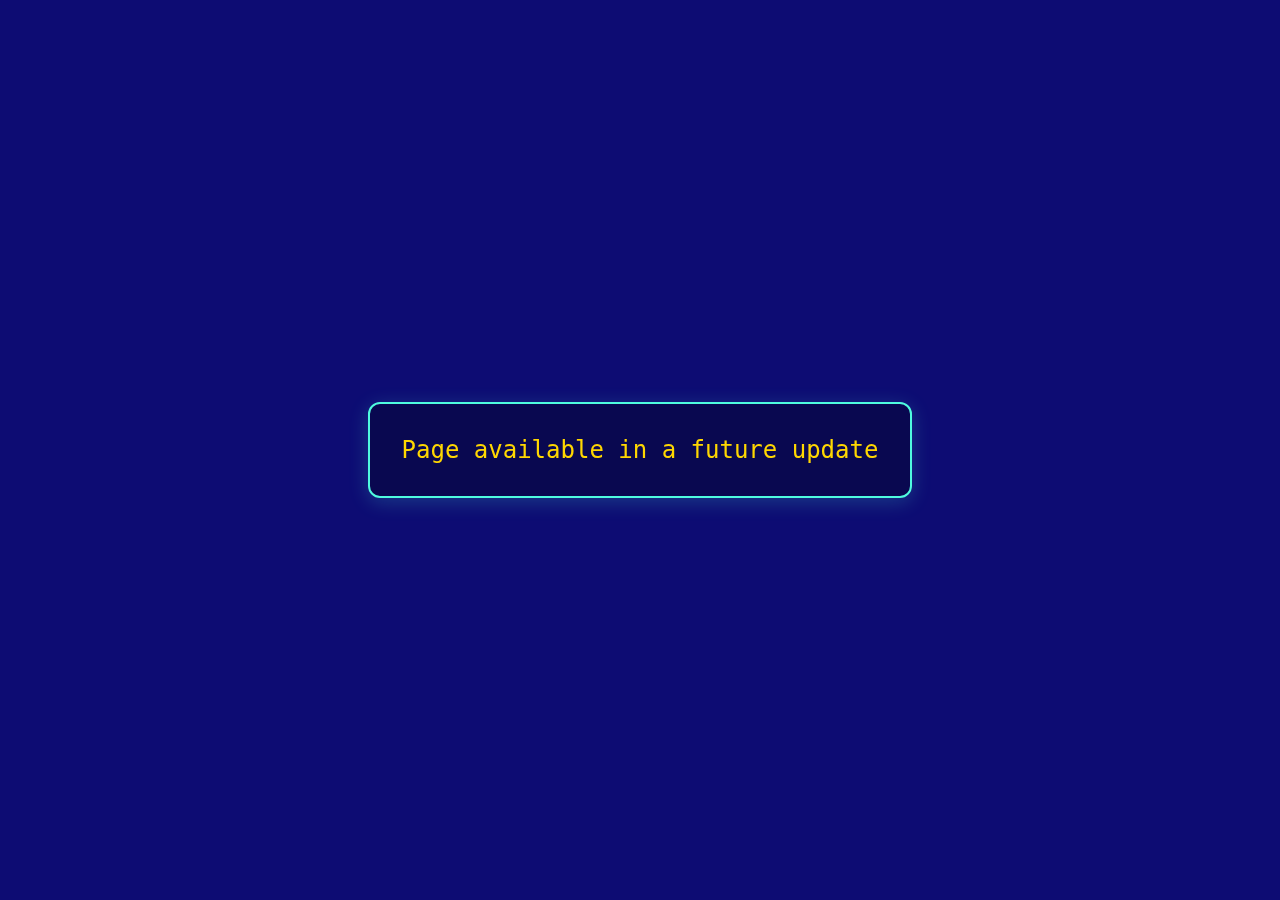
<file: frontend/soon.html>
<!DOCTYPE html>
<html lang="en">
<head>
  <meta charset="UTF-8">
  <meta name="viewport" content="width=device-width, initial-scale=1.0">
  <title>Coming Soon</title>
  <style>
    body {
      margin: 0;
      height: 100vh;
      display: flex;
      align-items: center;
      justify-content: center;
      background: #0D0C73;
      color: #FFD700;
      font-family: 'Fira Code', monospace;
      font-size: 1.5rem;
      text-align: center;
    }

    .message {
      padding: 2rem;
      border: 2px solid #4FFBDF;
      border-radius: 12px;
      background: rgba(0, 0, 0, 0.3);
      backdrop-filter: blur(10px);
      box-shadow: 0 4px 20px rgba(79, 251, 223, 0.2);
    }
  </style>
</head>
<body>
  <div class="message">
    Page available in a future update
  </div>
</body>
</html>
</file>
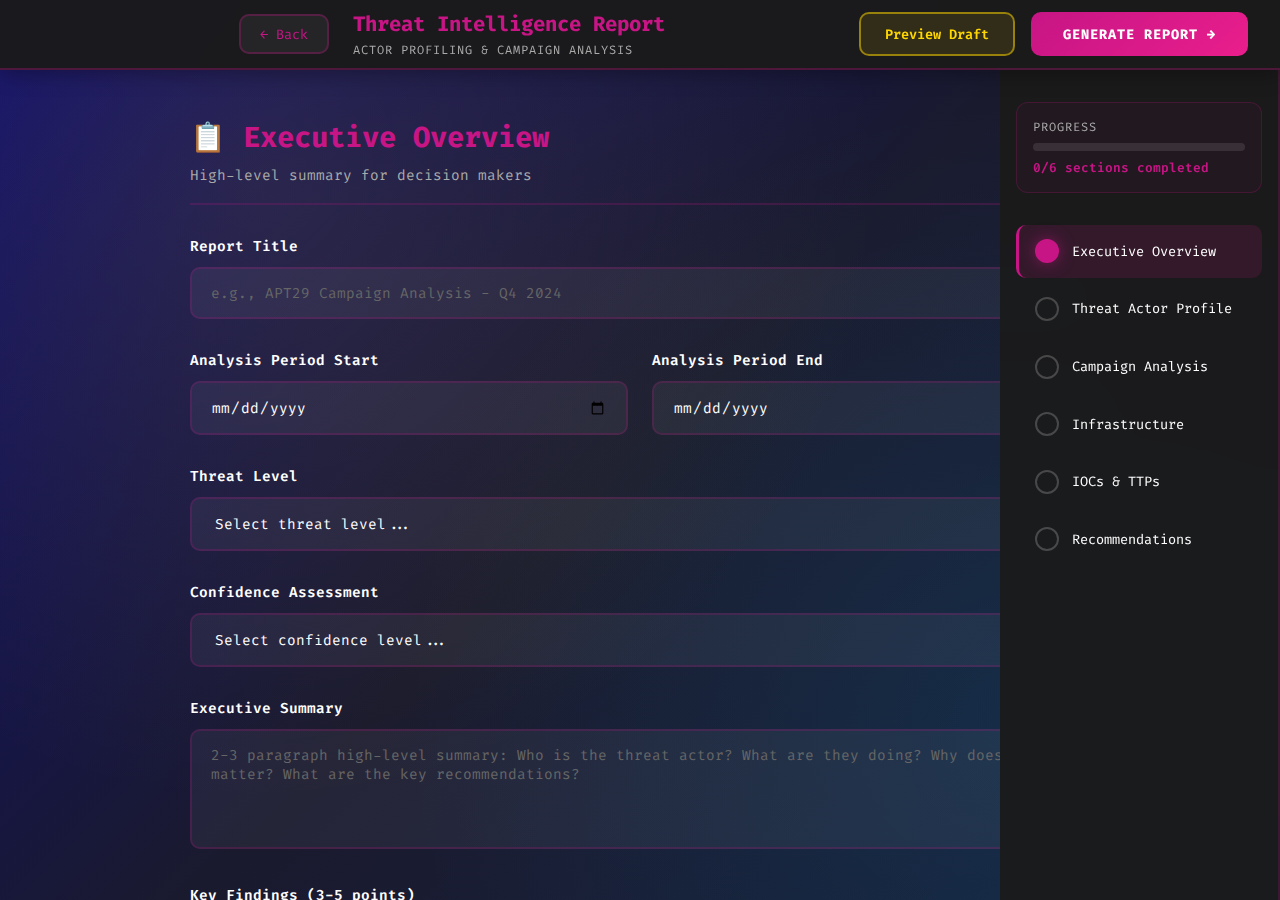
<file: frontend/threat-int.html>
<!DOCTYPE html>
<html lang="en">
<head>
  <meta charset="UTF-8">
  <meta name="viewport" content="width=device-width, initial-scale=1.0">
  <title>Threat Intelligence Report - Form Editor</title>
  <link href="https://fonts.googleapis.com/css2?family=Fira+Code:wght@400;500;600;700&display=swap" rel="stylesheet">
  <style>
    * {
      margin: 0;
      padding: 0;
      box-sizing: border-box;
    }

    body {
      background: #0D0C73;
      color: #ffffff;
      font-family: 'Fira Code', monospace;
      min-height: 100vh;
      overflow-x: hidden;
      background-image: 
        radial-gradient(circle at 20% 20%, rgba(255, 215, 0, 0.1) 0%, transparent 50%),
        radial-gradient(circle at 80% 80%, rgba(0, 212, 255, 0.08) 0%, transparent 50%),
        linear-gradient(135deg, #0D0C73 0%, #1a1a2e 50%, #16213e 100%);
      background-attachment: fixed;
    }

    .container {
      display: flex;
      height: 100vh;
      overflow: hidden;
    }

    .header-bar {
      position: fixed;
      top: 0;
      left: 0;
      right: 0;
      height: 70px;
      background: rgba(26, 26, 26, 0.95);
      backdrop-filter: blur(25px);
      border-bottom: 2px solid rgba(199, 21, 133, 0.3);
      display: flex;
      align-items: center;
      justify-content: space-between;
      padding: 0 2rem;
      z-index: 1000;
      box-shadow: 0 4px 20px rgba(0, 0, 0, 0.3);
    }

    .header-left {
      position: relative;
      left: 17%;
      display: flex;
      align-items: center;
      gap: 1.5rem;
    }

    .back-btn {
      background: rgba(255, 255, 255, 0.05);
      border: 2px solid rgba(199, 21, 133, 0.3);
      color: #C71585;
      padding: 0.6rem 1.2rem;
      border-radius: 10px;
      font-family: 'Fira Code', monospace;
      font-size: 0.85rem;
      cursor: pointer;
      transition: all 0.3s ease;
      display: flex;
      align-items: center;
      gap: 0.5rem;
    }

    .back-btn:hover {
      background: rgba(199, 21, 133, 0.1);
      border-color: #C71585;
      transform: translateX(-4px);
    }

    .header-title {
      display: flex;
      flex-direction: column;
      gap: 0.2rem;
    }

    .header-title h1 {
      font-size: 1.3rem;
      color: #C71585;
      font-weight: 700;
    }

    .header-title span {
      font-size: 0.75rem;
      color: #aaa;
      text-transform: uppercase;
      letter-spacing: 1px;
    }

    .header-actions {
      display: flex;
      gap: 1rem;
    }

    .preview-btn {
      background: rgba(255, 215, 0, 0.1);
      border: 2px solid rgba(255, 215, 0, 0.5);
      color: #FFD700;
      padding: 0.7rem 1.5rem;
      border-radius: 10px;
      font-family: 'Fira Code', monospace;
      font-size: 0.85rem;
      font-weight: 600;
      cursor: pointer;
      transition: all 0.3s ease;
    }

    .preview-btn:hover {
      background: rgba(255, 215, 0, 0.2);
      border-color: #FFD700;
      box-shadow: 0 4px 15px rgba(255, 215, 0, 0.3);
    }

    .generate-btn {
      background: linear-gradient(135deg, #C71585, #E91E8C);
      border: none;
      color: #fff;
      padding: 0.7rem 2rem;
      border-radius: 10px;
      font-family: 'Fira Code', monospace;
      font-size: 0.85rem;
      font-weight: 700;
      cursor: pointer;
      transition: all 0.3s ease;
      text-transform: uppercase;
      letter-spacing: 1px;
    }

    .generate-btn:hover {
      transform: translateY(-2px);
      box-shadow: 0 6px 25px rgba(199, 21, 133, 0.4);
    }

    .sidebar {
      position: absolute;
      top: 0;
      right: 0;
      width: 280px;
      background: rgba(26, 26, 26, 0.95);
      backdrop-filter: blur(25px);
      border-right: 2px solid rgba(199, 21, 133, 0.2);
      padding: 2rem 1rem;
      margin-top: 70px;
      overflow-y: auto;
      height: calc(100vh - 70px);
    }

    .progress-container {
      margin-bottom: 2rem;
      padding: 1rem;
      background: rgba(199, 21, 133, 0.05);
      border-radius: 12px;
      border: 1px solid rgba(199, 21, 133, 0.2);
    }

    .progress-label {
      font-size: 0.75rem;
      color: #aaa;
      margin-bottom: 0.5rem;
      text-transform: uppercase;
      letter-spacing: 1px;
    }

    .progress-bar-container {
      width: 100%;
      height: 8px;
      background: rgba(255, 255, 255, 0.1);
      border-radius: 4px;
      overflow: hidden;
      margin-bottom: 0.5rem;
    }

    .progress-bar {
      height: 100%;
      background: linear-gradient(90deg, #C71585, #E91E8C);
      width: 16.66%;
      transition: width 0.5s ease;
      box-shadow: 0 0 10px rgba(199, 21, 133, 0.5);
    }

    .progress-text {
      font-size: 0.8rem;
      color: #C71585;
      font-weight: 600;
    }

    .nav-section {
      margin-bottom: 0.5rem;
    }

    .nav-item {
      padding: 0.9rem 1.2rem;
      margin-bottom: 0.3rem;
      border-radius: 10px;
      cursor: pointer;
      transition: all 0.3s ease;
      display: flex;
      align-items: center;
      gap: 0.8rem;
      font-size: 0.85rem;
      position: relative;
    }

    .nav-item::before {
      content: '';
      width: 20px;
      height: 20px;
      border-radius: 50%;
      border: 2px solid rgba(255, 255, 255, 0.2);
      flex-shrink: 0;
      transition: all 0.3s ease;
    }

    .nav-item.completed::before {
      content: '✓';
      background: #C71585;
      border-color: #C71585;
      color: #fff;
      display: flex;
      align-items: center;
      justify-content: center;
      font-size: 0.7rem;
      font-weight: 700;
    }

    .nav-item.active {
      background: rgba(199, 21, 133, 0.15);
      border-left: 3px solid #C71585;
      padding-left: calc(1.2rem - 3px);
    }

    .nav-item.active::before {
      background: #C71585;
      border-color: #C71585;
      box-shadow: 0 0 15px rgba(199, 21, 133, 0.5);
    }

    .nav-item:hover:not(.active) {
      background: rgba(255, 255, 255, 0.05);
    }

    .main-content {
      flex: 1;
      margin-top: 70px;
      padding: 3rem;
      overflow-y: auto;
      height: calc(100vh - 70px);
    }

    .form-section {
      display: none;
      max-width: 900px;
      margin: 0 auto;
      animation: fadeIn 0.5s ease;
    }

    .form-section.active {
      display: block;
    }

    @keyframes fadeIn {
      from { opacity: 0; transform: translateY(20px); }
      to { opacity: 1; transform: translateY(0); }
    }

    .section-header {
      margin-bottom: 2rem;
      padding-bottom: 1rem;
      border-bottom: 2px solid rgba(199, 21, 133, 0.2);
    }

    .section-title {
      font-size: 1.8rem;
      color: #C71585;
      margin-bottom: 0.5rem;
      font-weight: 700;
    }

    .section-subtitle {
      font-size: 0.9rem;
      color: #aaa;
      line-height: 1.6;
    }

    .form-group {
      margin-bottom: 2rem;
    }

    .form-label {
      display: block;
      margin-bottom: 0.7rem;
      color: #fff;
      font-size: 0.9rem;
      font-weight: 600;
    }

    .form-label-optional {
      color: #666;
      font-weight: 400;
      font-size: 0.8rem;
      margin-left: 0.5rem;
    }

    .form-input,
    .form-textarea,
    .form-select {
      width: 100%;
      padding: 0.9rem 1.2rem;
      background: rgba(255, 255, 255, 0.05);
      border: 2px solid rgba(199, 21, 133, 0.2);
      border-radius: 10px;
      color: #fff;
      font-family: 'Fira Code', monospace;
      font-size: 0.9rem;
      transition: all 0.3s ease;
    }

    .form-input:focus,
    .form-textarea:focus,
    .form-select:focus {
      outline: none;
      background: rgba(255, 255, 255, 0.08);
      border-color: #C71585;
      box-shadow: 0 0 20px rgba(199, 21, 133, 0.2);
    }

    .form-textarea {
      min-height: 120px;
      resize: vertical;
    }

    .form-input::placeholder,
    .form-textarea::placeholder {
      color: #666;
    }

    .form-row {
      display: grid;
      grid-template-columns: 1fr 1fr;
      gap: 1.5rem;
    }

    .data-entry {
      background: rgba(26, 26, 26, 0.6);
      border: 2px solid rgba(199, 21, 133, 0.2);
      border-radius: 12px;
      padding: 1.5rem;
      margin-bottom: 1.5rem;
      position: relative;
    }

    .data-header {
      display: flex;
      justify-content: space-between;
      align-items: center;
      margin-bottom: 1rem;
      padding-bottom: 1rem;
      border-bottom: 1px solid rgba(255, 255, 255, 0.1);
    }

    .data-number {
      font-size: 1.1rem;
      font-weight: 700;
      color: #C71585;
    }

    .remove-data-btn {
      background: rgba(255, 107, 53, 0.1);
      border: 1px solid rgba(255, 107, 53, 0.3);
      color: #FF6B35;
      padding: 0.4rem 0.8rem;
      border-radius: 6px;
      font-size: 0.75rem;
      cursor: pointer;
      transition: all 0.3s ease;
    }

    .remove-data-btn:hover {
      background: rgba(255, 107, 53, 0.2);
      border-color: #FF6B35;
    }

    .add-data-btn {
      width: 100%;
      padding: 1rem;
      background: rgba(199, 21, 133, 0.1);
      border: 2px dashed rgba(199, 21, 133, 0.4);
      border-radius: 10px;
      color: #C71585;
      font-family: 'Fira Code', monospace;
      font-size: 0.9rem;
      font-weight: 600;
      cursor: pointer;
      transition: all 0.3s ease;
      display: flex;
      align-items: center;
      justify-content: center;
      gap: 0.5rem;
    }

    .add-data-btn:hover {
      background: rgba(199, 21, 133, 0.15);
      border-color: #C71585;
      transform: translateY(-2px);
    }

    .form-navigation {
      display: flex;
      justify-content: space-between;
      margin-top: 3rem;
      padding-top: 2rem;
      border-top: 2px solid rgba(199, 21, 133, 0.2);
    }

    .nav-btn {
      padding: 0.9rem 2rem;
      border-radius: 10px;
      font-family: 'Fira Code', monospace;
      font-size: 0.9rem;
      font-weight: 600;
      cursor: pointer;
      transition: all 0.3s ease;
      display: flex;
      align-items: center;
      gap: 0.5rem;
    }

    .prev-btn {
      background: rgba(255, 255, 255, 0.05);
      border: 2px solid rgba(255, 255, 255, 0.2);
      color: #fff;
    }

    .prev-btn:hover {
      background: rgba(255, 255, 255, 0.1);
      border-color: rgba(255, 255, 255, 0.4);
    }

    .next-btn {
      background: linear-gradient(135deg, #C71585, #E91E8C);
      border: none;
      color: #fff;
    }

    .next-btn:hover {
      transform: translateY(-2px);
      box-shadow: 0 6px 25px rgba(199, 21, 133, 0.4);
    }

    .info-box {
      background: rgba(199, 21, 133, 0.05);
      border-left: 3px solid #C71585;
      padding: 1rem 1.2rem;
      border-radius: 8px;
      margin-bottom: 2rem;
      font-size: 0.85rem;
      color: #aaa;
      line-height: 1.6;
    }

    .warning-box {
      background: rgba(255, 215, 0, 0.05);
      border-left: 3px solid #FFD700;
      padding: 1rem 1.2rem;
      border-radius: 8px;
      margin-bottom: 2rem;
      font-size: 0.85rem;
      color: #aaa;
      line-height: 1.6;
    }

    .tags-container {
      display: flex;
      flex-wrap: wrap;
      gap: 0.5rem;
      padding: 0.7rem;
      background: rgba(255, 255, 255, 0.05);
      border: 2px solid rgba(199, 21, 133, 0.2);
      border-radius: 10px;
      min-height: 50px;
    }

    .tag-item {
      background: rgba(199, 21, 133, 0.2);
      color: #C71585;
      padding: 0.4rem 0.8rem;
      border-radius: 8px;
      font-size: 0.8rem;
      display: flex;
      align-items: center;
      gap: 0.5rem;
      border: 1px solid rgba(199, 21, 133, 0.4);
    }

    .tag-remove {
      cursor: pointer;
      font-weight: 700;
      opacity: 0.7;
      transition: opacity 0.2s ease;
    }

    .tag-remove:hover {
      opacity: 1;
    }

    .tag-input {
      border: none;
      background: transparent;
      color: #fff;
      font-family: 'Fira Code', monospace;
      font-size: 0.85rem;
      flex: 1;
      min-width: 100px;
      padding: 0.4rem;
    }

    .tag-input:focus {
      outline: none;
    }

    @media (max-width: 1024px) {
      .sidebar {
        width: 220px;
      }

      .main-content {
        padding: 2rem 1.5rem;
      }
    }

    @media (max-width: 768px) {
      .container {
        flex-direction: column;
      }

      .sidebar {
        width: 100%;
        height: auto;
        border-right: none;
        border-bottom: 2px solid rgba(199, 21, 133, 0.2);
        padding: 1rem;
      }

      .main-content {
        margin-top: 0;
        height: auto;
      }

      .header-bar {
        flex-wrap: wrap;
        height: auto;
        padding: 1rem;
      }

      .header-actions {
        width: 100%;
        margin-top: 1rem;
      }

      .form-row {
        grid-template-columns: 1fr;
      }
    }
  </style>
</head>
<body>
  <div class="header-bar">
    <div class="header-left">
      <button class="back-btn" onclick="goBack()">← Back</button>
      <div class="header-title">
        <h1>Threat Intelligence Report</h1>
        <span>Actor Profiling & Campaign Analysis</span>
      </div>
    </div>
    <div class="header-actions">
      <button class="preview-btn" onclick="previewReport()">Preview Draft</button>
      <button class="generate-btn" onclick="generateReport()">Generate Report →</button>
    </div>
  </div>

  <div class="container">
    <aside class="sidebar">
      <div class="progress-container">
        <div class="progress-label">Progress</div>
        <div class="progress-bar-container">
          <div class="progress-bar" id="progressBar"></div>
        </div>
        <div class="progress-text"><span id="progressText">1/6</span> sections completed</div>
      </div>

      <nav class="nav-section">
        <div class="nav-item active" data-section="overview" onclick="navigateToSection('overview')">Executive Overview</div>
        <div class="nav-item" data-section="actor" onclick="navigateToSection('actor')">Threat Actor Profile</div>
        <div class="nav-item" data-section="campaign" onclick="navigateToSection('campaign')">Campaign Analysis</div>
        <div class="nav-item" data-section="infrastructure" onclick="navigateToSection('infrastructure')">Infrastructure</div>
        <div class="nav-item" data-section="iocs" onclick="navigateToSection('iocs')">IOCs & TTPs</div>
        <div class="nav-item" data-section="recommendations" onclick="navigateToSection('recommendations')">Recommendations</div>
      </nav>
    </aside>

    <main class="main-content">

      <!-- Section 1: Executive Overview -->
      <section class="form-section active" id="overview">
        <div class="section-header">
          <h2 class="section-title">📋 Executive Overview</h2>
          <p class="section-subtitle">High-level summary for decision makers</p>
        </div>

        <div class="form-group">
          <label class="form-label">Report Title</label>
          <input data-section="overview" data-field="title" type="text" class="form-input" placeholder="e.g., APT29 Campaign Analysis - Q4 2024">
        </div>

        <div class="form-row">
          <div class="form-group">
            <label class="form-label">Analysis Period Start</label>
            <input data-section="overview" data-field="start-analysis" type="date" class="form-input">
          </div>
          <div class="form-group">
            <label class="form-label">Analysis Period End</label>
            <input data-section="overview" data-field="end-analysis" type="date" class="form-input">
          </div>
        </div>

        <div class="form-group">
          <label class="form-label">Threat Level</label>
          <select data-section="overview" data-field="threat-level" class="form-select">
            <option value="">Select threat level...</option>
            <option value="critical">Critical - Imminent threat requiring immediate action</option>
            <option value="high">High - Active threat with significant risk</option>
            <option value="medium">Medium - Potential threat requiring monitoring</option>
            <option value="low">Low - Limited or historical threat</option>
            <option value="informational">Informational - For awareness only</option>
          </select>
        </div>

        <div class="form-group">
          <label class="form-label">Confidence Assessment</label>
          <select data-section="overview" data-field="confidence-level" class="form-select">
            <option value="">Select confidence level...</option>
            <option value="high">High - Confirmed through multiple reliable sources</option>
            <option value="medium">Medium - Likely based on available evidence</option>
            <option value="low">Low - Possible but requires verification</option>
          </select>
        </div>

        <div class="form-group">
          <label class="form-label">Executive Summary</label>
          <textarea data-section="overview" data-field="summary" class="form-textarea" placeholder="2-3 paragraph high-level summary: Who is the threat actor? What are they doing? Why does it matter? What are the key recommendations?"></textarea>
        </div>

        <div class="form-group">
          <label class="form-label">Key Findings (3-5 points)</label>
          <textarea data-section="overview" data-field="key-findings" class="form-textarea" placeholder="Bullet-point format:&#10;• Finding 1&#10;• Finding 2&#10;• Finding 3"></textarea>
        </div>

        <div class="form-group">
          <label class="form-label">Affected Industries/Sectors</label>
          <div class="tags-container" id="sectorsContainer" onclick="focusTagInput(this)">
            <input data-section="overview" data-field="industries-sectors" type="text" class="tag-input" placeholder="Type sector and press Enter" onkeydown="addTag(event, 'sectorsContainer')">
          </div>
        </div>

        <div class="form-group">
          <label class="form-label">Target Geographies</label>
          <div class="tags-container" id="geoContainer" onclick="focusTagInput(this)">
            <input data-section="overview" data-field="geo-target" type="text" class="tag-input" placeholder="Type country/region and press Enter" onkeydown="addTag(event, 'geoContainer')">
          </div>
        </div>

        <div class="form-navigation">
          <div></div>
          <button class="nav-btn next-btn" onclick="nextSection()">Next Section →</button>
        </div>
      </section>

      <!-- Section 2: Threat Actor Profile -->
      <section class="form-section" id="actor">
        <div class="section-header">
          <h2 class="section-title">🎭 Threat Actor Profile</h2>
          <p class="section-subtitle">Detailed adversary characterization</p>
        </div>

        <div class="info-box">
          Comprehensive profiling of the threat actor including attribution, motivations, and capabilities.
        </div>

        <div class="form-group">
          <label class="form-label">Actor Name/Identifier</label>
          <input data-section="actor" data-field="actor-name" type="text" class="form-input" placeholder="e.g., APT29, Lazarus Group, FIN7">
        </div>

        <div class="form-group">
          <label class="form-label">Also Known As (Aliases)</label>
          <div class="tags-container" id="aliasesContainer" onclick="focusTagInput(this)">
            <input data-section="actor" data-field="aliases" type="text" class="tag-input" placeholder="Type alias and press Enter" onkeydown="addTag(event, 'aliasesContainer')">
          </div>
        </div>

        <div class="form-group">
          <label class="form-label">Attribution <span class="form-label-optional">(if known)</span></label>
          <textarea data-section="actor" data-field="attribution" class="form-textarea" placeholder="State-sponsored? Criminal organization? Nation-state affiliation? Evidence for attribution?"></textarea>
        </div>

        <div class="form-group">
          <label class="form-label">First Observed</label>
          <input data-section="actor" data-field="first-observed" type="text" class="form-input" placeholder="e.g., 2018, Q2 2020">
        </div>

        <div class="form-group">
          <label class="form-label">Motivation</label>
          <select data-section="actor" data-field="motivation" class="form-select">
            <option value="">Select primary motivation...</option>
            <option value="espionage">Espionage - Intelligence gathering</option>
            <option value="financial">Financial - Monetary gain</option>
            <option value="disruption">Disruption - Service/infrastructure damage</option>
            <option value="destruction">Destruction - Data/system destruction</option>
            <option value="influence">Influence - Propaganda/disinformation</option>
            <option value="hacktivism">Hacktivism - Ideological/political</option>
          </select>
        </div>

        <div class="form-group">
          <label class="form-label">Sophistication Level</label>
          <select data-section="actor" data-field="sophistication-level" class="form-select">
            <option value="">Select sophistication...</option>
            <option value="advanced">Advanced - APT-level capabilities, custom tools</option>
            <option value="intermediate">Intermediate - Mix of custom and commodity tools</option>
            <option value="basic">Basic - Primarily commodity tools and scripts</option>
          </select>
        </div>

        <div class="form-group">
          <label class="form-label">Resource Level</label>
          <select data-section="actor" data-field="resource-level" class="form-select">
            <option value="">Select resource level...</option>
            <option value="well-funded">Well-Funded - State-level or major criminal org</option>
            <option value="moderate">Moderate - Organized crime or well-established group</option>
            <option value="limited">Limited - Small team or individual</option>
          </select>
        </div>

        <div class="form-group">
          <label class="form-label">Operational Tempo</label>
          <textarea data-section="actor" data-field="operational-tempo" class="form-textarea" placeholder="How frequently does this actor conduct operations? Patterns in activity levels?"></textarea>
        </div>

        <div class="form-group">
          <label class="form-label">Historical Campaigns</label>
          <textarea data-section="actor" data-field="historical-campaign" class="form-textarea" placeholder="Notable previous operations, targets, and outcomes"></textarea>
        </div>

        <div class="form-navigation">
          <button class="nav-btn prev-btn" onclick="prevSection()">← Previous</button>
          <button class="nav-btn next-btn" onclick="nextSection()">Next Section →</button>
        </div>
      </section>

      <!-- Section 3: Campaign Analysis -->
      <section class="form-section" id="campaign">
        <div class="section-header">
          <h2 class="section-title">🎯 Campaign Analysis</h2>
          <p class="section-subtitle">Detailed breakdown of the current campaign</p>
        </div>

        <div class="form-group">
          <label class="form-label">Campaign Name</label>
          <input data-section="campaign" data-field="campaign-name" type="text" class="form-input" placeholder="e.g., Operation Ghost, SolarStorm Campaign">
        </div>

        <div class="form-row">
          <div class="form-group">
            <label class="form-label">Campaign Start Date</label>
            <input data-section="campaign" data-field="start-date" type="date" class="form-input">
          </div>
          <div class="form-group">
            <label class="form-label">Current Status</label>
            <select data-section="campaign" data-field="end-date" class="form-select">
              <option value="">Select status...</option>
              <option value="active">Active - Ongoing operations</option>
              <option value="dormant">Dormant - No recent activity</option>
              <option value="concluded">Concluded - Campaign ended</option>
            </select>
          </div>
        </div>

        <div class="form-group">
          <label class="form-label">Campaign Objectives</label>
          <textarea data-section="campaign" data-field="campaign-objectives" class="form-textarea" placeholder="What is the threat actor trying to achieve with this specific campaign?"></textarea>
        </div>

        <div class="form-group">
          <label class="form-label">Target Profile</label>
          <textarea data-section="campaign" data-field="target-profile" class="form-textarea" placeholder="Who is being targeted? Organizations, sectors, individuals, specific companies?"></textarea>
        </div>

        <div class="form-group">
          <label class="form-label">Initial Access Vector</label>
          <select data-section="campaign" data-field="access-vector" class="form-select">
            <option value="">Select primary access method...</option>
            <option value="phishing">Spear Phishing</option>
            <option value="exploit">Vulnerability Exploitation</option>
            <option value="supply-chain">Supply Chain Compromise</option>
            <option value="credentials">Stolen Credentials</option>
            <option value="watering-hole">Watering Hole</option>
            <option value="physical">Physical Access</option>
            <option value="insider">Insider Threat</option>
            <option value="other">Other</option>
          </select>
        </div>

        <div class="form-group">
          <label class="form-label">Attack Narrative</label>
          <textarea data-section="campaign" data-field="narrative" class="form-textarea" placeholder="Chronological description of the attack lifecycle: initial access, lateral movement, data exfiltration, persistence mechanisms"></textarea>
        </div>

        <div class="form-group">
          <label class="form-label">Malware/Tools Used</label>
          <div id="malwareList">
            <div class="data-entry">
              <div class="data-header">
                <span class="data-number">Malware #1</span>
                <button class="remove-data-btn" onclick="removeData(this)">Remove</button>
              </div>
              <div class="form-group">
                <label class="form-label">Name</label>
                <input data-section="campaign" data-field="malware-name" type="text" class="form-input" placeholder="e.g., Cobalt Strike, SolarWinds.Orion.Core.BusinessLayer">
              </div>
              <div class="form-group">
                <label class="form-label">Type</label>
                <select data-section="campaign" data-field="malware-type" class="form-select">
                  <option value="">Select type...</option>
                  <option value="backdoor">Backdoor</option>
                  <option value="ransomware">Ransomware</option>
                  <option value="trojan">Trojan</option>
                  <option value="loader">Loader/Dropper</option>
                  <option value="rat">RAT (Remote Access Tool)</option>
                  <option value="infostealer">Information Stealer</option>
                  <option value="wiper">Wiper</option>
                  <option value="rootkit">Rootkit</option>
                </select>
              </div>
              <div class="form-group">
                <label class="form-label">Purpose/Functionality</label>
                <textarea data-section="campaign" data-field="malware-purpose" class="form-textarea" placeholder="What does this tool do in the attack chain?"></textarea>
              </div>
            </div>
          </div>
          <button class="add-data-btn" onclick="addMalware()">+ Add Malware/Tool</button>
        </div>

        <div class="form-group">
          <label class="form-label">Exploitation Methods</label>
          <textarea data-section="campaign" data-field="exploit-methods" class="form-textarea" placeholder="CVEs exploited, zero-days used, social engineering techniques"></textarea>
        </div>

        <div class="form-group">
          <label class="form-label">Data Targeted</label>
          <textarea data-section="campaign" data-field="data-target" class="form-textarea" placeholder="What types of data or systems are being targeted? (credentials, IP, financial data, PII)"></textarea>
        </div>

        <div class="form-group">
          <label class="form-label">Known Victims <span class="form-label-optional">(if publicly disclosed)</span></label>
          <textarea data-section="campaign" data-field="known-victim" class="form-textarea" placeholder="Organizations confirmed to be compromised (only if public information)"></textarea>
        </div>

        <div class="form-navigation">
          <button class="nav-btn prev-btn" onclick="prevSection()">← Previous</button>
          <button class="nav-btn next-btn" onclick="nextSection()">Next Section →</button>
        </div>
      </section>

      <!-- Section 4: Infrastructure -->
      <section class="form-section" id="infrastructure">
        <div class="section-header">
          <h2 class="section-title">🌐 Infrastructure Analysis</h2>
          <p class="section-subtitle">Command and control, hosting, and network infrastructure</p>
        </div>

        <div class="form-group">
          <label class="form-label">Infrastructure Overview</label>
          <textarea data-section="infrastructure" data-field="overview" class="form-textarea" placeholder="High-level description of the actor's infrastructure setup, hosting patterns, operational security"></textarea>
        </div>

        <div class="form-group">
          <label class="form-label">C2 Servers</label>
          <div id="c2List">
            <div class="data-entry">
              <div class="data-header">
                <span class="data-number">C2 Server #1</span>
                <button class="remove-data-btn" onclick="removeData(this)">Remove</button>
              </div>
              <div class="form-group">
                <label class="form-label">IP Address/Domain</label>
                <input data-section="infrastructure" data-field="c2-ip" type="text" class="form-input" placeholder="e.g., 192.0.2.1 or malicious-domain.com">
              </div>
              <div class="form-group">
                <label class="form-label">First Seen</label>
                <input data-section="infrastructure" data-field="first-seen" type="date" class="form-input">
              </div>
              <div class="form-group">
                <label class="form-label">Status</label>
                <select data-section="infrastructure" data-field="status" class="form-select">
                  <option value="">Select status...</option>
                  <option value="active">Active</option>
                  <option value="sinkholed">Sinkholed</option>
                  <option value="taken-down">Taken Down</option>
                  <option value="dormant">Dormant</option>
                </select>
              </div>
              <div class="form-group">
                <label class="form-label">Hosting Details</label>
                <textarea data-section="infrastructure" data-field="hosting" class="form-textarea" placeholder="ASN, hosting provider, geolocation"></textarea>
              </div>
            </div>
          </div>
          <button class="add-data-btn" onclick="addC2()">+ Add C2 Server</button>
        </div>

        <div class="form-group">
          <label class="form-label">Domains Used</label>
          <div class="tags-container" id="domainsContainer" onclick="focusTagInput(this)">
            <input data-section="infrastructure" data-field="domains" type="text" class="tag-input" placeholder="Type domain and press Enter" onkeydown="addTag(event, 'domainsContainer')">
          </div>
        </div>

        <div class="form-group">
          <label class="form-label">IP Addresses Used</label>
          <div class="tags-container" id="ipsContainer" onclick="focusTagInput(this)">
            <input data-section="infrastructure" data-field="ip-used" type="text" class="tag-input" placeholder="Type IP and press Enter" onkeydown="addTag(event, 'ipsContainer')">
          </div>
        </div>

        <div class="form-group">
          <label class="form-label">Infrastructure Patterns</label>
          <textarea data-section="infrastructure" data-field="patterns" class="form-textarea" placeholder="Typosquatting, domain generation algorithms, bulletproof hosting, VPN usage, TOR, compromised infrastructure"></textarea>
        </div>

        <div class="form-group">
          <label class="form-label">SSL/TLS Certificates</label>
          <textarea data-section="infrastructure" data-field="ssl-tls" class="form-textarea" placeholder="Certificate fingerprints, issuers, or patterns used by the actor"></textarea>
        </div>

        <div class="form-group">
          <label class="form-label">Cryptocurrency Addresses <span class="form-label-optional">(if applicable)</span></label>
          <div class="tags-container" id="cryptoContainer" onclick="focusTagInput(this)">
            <input data-section="infrastructure" data-field="cryptocurrency-addresses" type="text" class="tag-input" placeholder="Type wallet address and press Enter" onkeydown="addTag(event, 'cryptoContainer')">
          </div>
        </div>

        <div class="form-navigation">
          <button class="nav-btn prev-btn" onclick="prevSection()">← Previous</button>
          <button class="nav-btn next-btn" onclick="nextSection()">Next Section →</button>
        </div>
      </section>

      <!-- Section 5: IOCs & TTPs -->
      <section class="form-section" id="iocs">
        <div class="section-header">
          <h2 class="section-title">🔍 Indicators of Compromise & TTPs</h2>
          <p class="section-subtitle">Technical indicators and MITRE ATT&CK mapping</p>
        </div>

        <div class="info-box">
          Provide actionable IOCs for detection and MITRE ATT&CK technique mapping for threat modeling.
        </div>

        <div class="form-group">
          <label class="form-label">File Hashes (MD5/SHA1/SHA256)</label>
          <div class="tags-container" id="hashesContainer" onclick="focusTagInput(this)">
            <input data-section="iocs" data-field="file-hash" type="text" class="tag-input" placeholder="Type hash and press Enter" onkeydown="addTag(event, 'hashesContainer')">
          </div>
        </div>

        <div class="form-group">
          <label class="form-label">File Names/Paths</label>
          <div class="tags-container" id="filesContainer" onclick="focusTagInput(this)">
            <input data-section="iocs" data-field="file-name" type="text" class="tag-input" placeholder="Type filename and press Enter" onkeydown="addTag(event, 'filesContainer')">
          </div>
        </div>

        <div class="form-group">
          <label class="form-label">Registry Keys</label>
          <div class="tags-container" id="registryContainer" onclick="focusTagInput(this)">
            <input data-section="iocs" data-field="registry-keys" type="text" class="tag-input" placeholder="Type registry key and press Enter" onkeydown="addTag(event, 'registryContainer')">
          </div>
        </div>

        <div class="form-group">
          <label class="form-label">Mutex Names</label>
          <div class="tags-container" id="mutexContainer" onclick="focusTagInput(this)">
            <input data-section="iocs" data-field="mutex-names" type="text" class="tag-input" placeholder="Type mutex name and press Enter" onkeydown="addTag(event, 'mutexContainer')">
          </div>
        </div>

        <div class="form-group">
          <label class="form-label">Network Signatures</label>
          <textarea data-section="iocs" data-field="network-signature" class="form-textarea" placeholder="User agents, HTTP headers, beaconing patterns, port usage"></textarea>
        </div>

        <div class="form-group">
          <label class="form-label">MITRE ATT&CK Techniques</label>
          <div id="attackList">
            <div class="data-entry">
              <div class="data-header">
                <span class="data-number">Technique #1</span>
                <button class="remove-data-btn" onclick="removeData(this)">Remove</button>
              </div>
              <div class="form-group">
                <label class="form-label">Technique ID</label>
                <input data-section="iocs" data-field="technic-id" type="text" class="form-input" placeholder="e.g., T1566.001">
              </div>
              <div class="form-group">
                <label class="form-label">Technique Name</label>
                <input data-section="iocs" data-field="technic-name" type="text" class="form-input" placeholder="e.g., Spearphishing Attachment">
              </div>
              <div class="form-group">
                <label class="form-label">Tactic</label>
                <select data-section="iocs" data-field="tactic" class="form-select">
                  <option value="">Select tactic...</option>
                  <option value="reconnaissance">Reconnaissance</option>
                  <option value="resource-development">Resource Development</option>
                  <option value="initial-access">Initial Access</option>
                  <option value="execution">Execution</option>
                  <option value="persistence">Persistence</option>
                  <option value="privilege-escalation">Privilege Escalation</option>
                  <option value="defense-evasion">Defense Evasion</option>
                  <option value="credential-access">Credential Access</option>
                  <option value="discovery">Discovery</option>
                  <option value="lateral-movement">Lateral Movement</option>
                  <option value="collection">Collection</option>
                  <option value="c2">Command and Control</option>
                  <option value="exfiltration">Exfiltration</option>
                  <option value="impact">Impact</option>
                </select>
              </div>
              <div class="form-group">
                <label class="form-label">Description</label>
                <textarea data-section="iocs" data-field="description" class="form-textarea" placeholder="How is this technique used in the campaign?"></textarea>
              </div>
            </div>
          </div>
          <button class="add-data-btn" onclick="addAttack()">+ Add MITRE Technique</button>
        </div>

        <div class="form-group">
          <label class="form-label">Detection Opportunities</label>
          <textarea data-section="iocs" data-field="detection-opportunities" class="form-textarea" placeholder="How can defenders detect this activity? Log sources, SIEM rules, behavioral indicators"></textarea>
        </div>

        <div class="form-group">
          <label class="form-label">Yara Rules <span class="form-label-optional">(if available)</span></label>
          <textarea data-section="iocs" data-field="yara-rules" class="form-textarea" placeholder="Paste Yara rule or reference"></textarea>
        </div>

        <div class="form-navigation">
          <button class="nav-btn prev-btn" onclick="prevSection()">← Previous</button>
          <button class="nav-btn next-btn" onclick="nextSection()">Next Section →</button>
        </div>
      </section>

      <!-- Section 6: Recommendations -->
      <section class="form-section" id="recommendations">
        <div class="section-header">
          <h2 class="section-title">💡 Defensive Recommendations</h2>
          <p class="section-subtitle">Actionable steps to detect, prevent, and respond</p>
        </div>

        <div class="form-group">
          <label class="form-label">Immediate Actions (0-24 hours)</label>
          <textarea data-section="recommendations" data-field="immediate-actions" class="form-textarea" placeholder="Critical steps to take immediately: IOC deployment, user notifications, system isolation"></textarea>
        </div>

        <div class="form-group">
          <label class="form-label">Short-Term Actions (1-7 days)</label>
          <textarea data-section="recommendations" data-field="short-term-actions" class="form-textarea" placeholder="Threat hunting, log analysis, security control tuning, vulnerability patching"></textarea>
        </div>

        <div class="form-group">
          <label class="form-label">Long-Term Strategic Actions (1-3 months)</label>
          <textarea data-section="recommendations" data-field="long-term-actions" class="form-textarea" placeholder="Architecture changes, security program improvements, training initiatives"></textarea>
        </div>

        <div class="form-group">
          <label class="form-label">Detection Recommendations</label>
          <textarea data-section="recommendations" data-field="detection-recommendation" class="form-textarea" placeholder="SIEM rules, EDR configurations, network monitoring, specific log sources to enable"></textarea>
        </div>

        <div class="form-group">
          <label class="form-label">Prevention Recommendations</label>
          <textarea data-section="recommendations" data-field="prevention-recommendation" class="form-textarea" placeholder="Security controls to implement: EDR, email filtering, network segmentation, MFA, application whitelisting"></textarea>
        </div>

        <div class="form-group">
          <label class="form-label">Incident Response Guidance</label>
          <textarea data-section="recommendations" data-field="incident-guidance" class="form-textarea" placeholder="Steps to take if compromise is detected: containment, eradication, recovery procedures"></textarea>
        </div>

        <div class="form-group">
          <label class="form-label">Threat Hunting Queries</label>
          <textarea data-section="recommendations" data-field="threat-hunting-queries" class="form-textarea" placeholder="Specific queries for threat hunting (KQL, SPL, SQL) to find indicators of this threat"></textarea>
        </div>

        <div class="form-group">
          <label class="form-label">User Awareness Training</label>
          <textarea data-section="recommendations" data-field="user-awareness-training" class="form-textarea" placeholder="Phishing awareness, social engineering defense, secure practices relevant to this threat"></textarea>
        </div>

        <div class="form-group">
          <label class="form-label">Additional Resources</label>
          <textarea data-section="recommendations" data-field="additionnal-resources" class="form-textarea" placeholder="Links to vendor advisories, CISA alerts, industry reports, technical deep-dives"></textarea>
        </div>

        <div class="form-navigation">
          <button class="nav-btn prev-btn" onclick="prevSection()">← Previous</button>
          <div></div>
        </div>
      </section>
    </main>
  </div>

  <script>
    const sections = ['overview', 'actor', 'campaign', 'infrastructure', 'iocs', 'recommendations'];
    let currentSectionIndex = 0;
    let malwareCounter = 1;
    let c2Counter = 1;
    let attackCounter = 1;

    function navigateToSection(sectionId) {
      document.querySelectorAll('.form-section').forEach(section => {
        section.classList.remove('active');
      });

      document.querySelectorAll('.nav-item').forEach(item => {
        item.classList.remove('active');
      });

      document.getElementById(sectionId).classList.add('active');
      
      const navItem = document.querySelector(`[data-section="${sectionId}"]`);
      if (navItem) {
        navItem.classList.add('active');
      }

      currentSectionIndex = sections.indexOf(sectionId);
      updateProgress();
    }

    function nextSection() {
      if (currentSectionIndex < sections.length - 1) {
        const currentNavItem = document.querySelector(`[data-section="${sections[currentSectionIndex]}"]`);
        if (currentNavItem && !currentNavItem.classList.contains('completed')) {
          currentNavItem.classList.add('completed');
        }
        
        currentSectionIndex++;
        navigateToSection(sections[currentSectionIndex]);
      }
    }

    function prevSection() {
      if (currentSectionIndex > 0) {
        const currentNavItem = document.querySelector(`[data-section="${sections[currentSectionIndex]}"]`);
        if (currentNavItem && currentNavItem.classList.contains('completed')) {
          currentNavItem.classList.remove('completed');
          currentNavItem.classList.remove('active');
        }
        
        currentSectionIndex--;
        navigateToSection(sections[currentSectionIndex]);
      }
    }

    function updateProgress() {
      const completedCount = document.querySelectorAll('.nav-item.completed').length;
      const totalSections = sections.length;
      const percentage = (completedCount / totalSections) * 100;
      
      document.getElementById('progressBar').style.width = percentage + '%';
      document.getElementById('progressText').textContent = completedCount + '/' + totalSections;
    }

    function addTag(event, containerId) {
      if (event.key === 'Enter' && event.target.value.trim() !== '') {
        event.preventDefault();
        const container = document.getElementById(containerId);
        const input = event.target;
        const value = input.value.trim();
        
        const tag = document.createElement('div');
        tag.className = 'tag-item';
        tag.innerHTML = `
          ${value}
          <span class="tag-remove" onclick="removeTag(this)">×</span>
        `;
        
        container.insertBefore(tag, input);
        input.value = '';
      }
    }

    function removeTag(element) {
      element.parentElement.remove();
    }

    function focusTagInput(container) {
      const input = container.querySelector('.tag-input');
      if (input) input.focus();
    }

    function addMalware() {
      malwareCounter++;
      const list = document.getElementById('malwareList');
      
      const html = `
        <div class="data-entry">
          <div class="data-header">
            <span class="data-number">Malware #${malwareCounter}</span>
            <button class="remove-data-btn" onclick="removeData(this)">Remove</button>
          </div>
          <div class="form-group">
            <label class="form-label">Name</label>
            <input data-section="campaign" data-field="malware-name" type="text" class="form-input" placeholder="e.g., Cobalt Strike, SolarWinds.Orion.Core.BusinessLayer">
          </div>
          <div class="form-group">
            <label class="form-label">Type</label>
            <select data-section="campaign" data-field="malware-type" class="form-select">
              <option value="">Select type...</option>
              <option value="backdoor">Backdoor</option>
              <option value="ransomware">Ransomware</option>
              <option value="trojan">Trojan</option>
              <option value="loader">Loader/Dropper</option>
              <option value="rat">RAT (Remote Access Tool)</option>
              <option value="infostealer">Information Stealer</option>
              <option value="wiper">Wiper</option>
              <option value="rootkit">Rootkit</option>
            </select>
          </div>
          <div class="form-group">
            <label class="form-label">Purpose/Functionality</label>
            <textarea data-section="campaign" data-field="malware-purpose" class="form-textarea" placeholder="What does this tool do in the attack chain?"></textarea>
          </div>
        </div>
      `;
      
      list.insertAdjacentHTML('beforeend', html);
    }

    function addC2() {
      c2Counter++;
      const list = document.getElementById('c2List');
      
      const html = `
        <div class="data-entry">
          <div class="data-header">
            <span class="data-number">C2 Server #${c2Counter}</span>
            <button class="remove-data-btn" onclick="removeData(this)">Remove</button>
          </div>
          <div class="form-group">
            <label class="form-label">IP Address/Domain</label>
            <input data-section="infrastructure" data-field="ip-addresses" type="text" class="form-input" placeholder="e.g., 192.0.2.1 or malicious-domain.com">
          </div>
          <div class="form-group">
            <label class="form-label">First Seen</label>
            <input data-section="infrastructure" data-field="first-seen" type="date" class="form-input">
          </div>
          <div class="form-group">
            <label class="form-label">Status</label>
            <select data-section="infrastructure" data-field="status" class="form-select">
              <option value="">Select status...</option>
              <option value="active">Active</option>
              <option value="sinkholed">Sinkholed</option>
              <option value="taken-down">Taken Down</option>
              <option value="dormant">Dormant</option>
            </select>
          </div>
          <div class="form-group">
            <label class="form-label">Hosting Details</label>
            <textarea data-section="infrastructure" data-field="hosting-details" class="form-textarea" placeholder="ASN, hosting provider, geolocation"></textarea>
          </div>
        </div>
      `;
      
      list.insertAdjacentHTML('beforeend', html);
    }

    function addAttack() {
      attackCounter++;
      const list = document.getElementById('attackList');
      
      const html = `
        <div class="data-entry">
          <div class="data-header">
            <span class="data-number">Technique #${attackCounter}</span>
            <button class="remove-data-btn" onclick="removeData(this)">Remove</button>
          </div>
          <div class="form-group">
            <label class="form-label">Technique ID</label>
            <input data-section="iocs" data-field="technic-id" type="text" class="form-input" placeholder="e.g., T1566.001">
          </div>
          <div class="form-group">
            <label class="form-label">Technique Name</label>
            <input data-section="iocs" data-field="technic-name" type="text" class="form-input" placeholder="e.g., Spearphishing Attachment">
          </div>
          <div class="form-group">
            <label class="form-label">Tactic</label>
            <select data-section="iocs" data-field="tactic" class="form-select">
              <option value="">Select tactic...</option>
              <option value="reconnaissance">Reconnaissance</option>
              <option value="resource-development">Resource Development</option>
              <option value="initial-access">Initial Access</option>
              <option value="execution">Execution</option>
              <option value="persistence">Persistence</option>
              <option value="privilege-escalation">Privilege Escalation</option>
              <option value="defense-evasion">Defense Evasion</option>
              <option value="credential-access">Credential Access</option>
              <option value="discovery">Discovery</option>
              <option value="lateral-movement">Lateral Movement</option>
              <option value="collection">Collection</option>
              <option value="c2">Command and Control</option>
              <option value="exfiltration">Exfiltration</option>
              <option value="impact">Impact</option>
            </select>
          </div>
          <div class="form-group">
            <label class="form-label">Description</label>
            <textarea data-section="iocs" data-field="description" class="form-textarea" placeholder="How is this technique used in the campaign?"></textarea>
          </div>
        </div>
      `;
      
      list.insertAdjacentHTML('beforeend', html);
    }

    function removeData(btn) {
      const entry = btn.closest('.data-entry');
      const list = entry.parentElement;
      entry.remove();
      
      const entries = list.querySelectorAll('.data-entry');
      entries.forEach((e, index) => {
        e.querySelector('.data-number').textContent = e.querySelector('.data-number').textContent.replace(/\d+/, index + 1);
      });
      
      if (list.id === 'malwareList') malwareCounter = entries.length;
      if (list.id === 'c2List') c2Counter = entries.length;
      if (list.id === 'attackList') attackCounter = entries.length;
    }

    function goBack() {
      const url = '/reports-generator';
      if (window.parent) {
        const iframe = window.parent.document.getElementById('iframe-reports-generator');
        if (iframe) {
          iframe.src = url;
        }
      } else {
        window.location.href = url;
      }
    }

    function previewReport() {
      alert('Preview functionality coming soon...');
    }

    function generateReport() {
      if (confirm('Generate the final PDF report?\n\nMake sure all required information is filled in.')) {
        alert('Sending data to backend for PDF generation...');
      }
    }

    let autoSaveTimer;
    document.querySelectorAll('.form-input, .form-textarea, .form-select').forEach(element => {
      element.addEventListener('input', () => {
        clearTimeout(autoSaveTimer);
        autoSaveTimer = setTimeout(() => {
          console.log('Auto-saving draft...');
        }, 2000);
      });
    });


//===========================================================+
//      Collect Data & Send to backend
//===========================================================+

    function collectFormData() {
      const formData = {
        overview: {},
        actor: {},
        campaign: {},
        infrastructure: {},
        iocs: {},
        recommendations: {}
      };

      // 1. Collecter les champs simples (input, textarea, select)
      document.querySelectorAll('[data-field]').forEach(element => {
        const section = element.getAttribute('data-section');
        const field = element.getAttribute('data-field');
        let value = element.value.trim();
        
        if (section && field && value !== '') {
          // Éviter de collecter les champs des listes dynamiques ici
          const parentDataEntry = element.closest('.data-entry');
          if (!parentDataEntry) {
            formData[section][field] = value;
          }
        }
      });

      // 2. Collecter les tags
      const tagContainers = [
        { id: 'sectorsContainer', section: 'overview', field: 'affected_sectors' },
        { id: 'geoContainer', section: 'overview', field: 'target_geographies' },
        { id: 'aliasesContainer', section: 'actor', field: 'aliases' },
        { id: 'domainsContainer', section: 'infrastructure', field: 'domains' },
        { id: 'ipsContainer', section: 'infrastructure', field: 'ip_addresses' },
        { id: 'cryptoContainer', section: 'infrastructure', field: 'crypto_addresses' },
        { id: 'hashesContainer', section: 'iocs', field: 'file_hashes' },
        { id: 'filesContainer', section: 'iocs', field: 'file_names' },
        { id: 'registryContainer', section: 'iocs', field: 'registry_keys' },
        { id: 'mutexContainer', section: 'iocs', field: 'mutex_names' }
      ];

      tagContainers.forEach(({ id, section, field }) => {
        const container = document.getElementById(id);
        if (container) {
          const tags = Array.from(container.querySelectorAll('.tag-item'))
            .map(tag => tag.textContent.replace('×', '').trim())
            .filter(tag => tag !== '');
          
          if (tags.length > 0) {
            formData[section][field] = tags;
          }
        }
      });

      // 3. Collecter les data-entry blocks

      // Malware/Tools
      const malwareList = Array.from(document.querySelectorAll('#malwareList .data-entry'))
        .map(entry => {
          const inputs = entry.querySelectorAll('.form-input');
          const select = entry.querySelector('.form-select');
          const textarea = entry.querySelector('.form-textarea');
          return {
            name: inputs[0]?.value.trim() || '',
            type: select?.value || '',
            purpose: textarea?.value.trim() || ''
          };
        })
        .filter(m => m.name || m.type);
      
      if (malwareList.length > 0) {
        formData.campaign.malware_tools = malwareList;
      }

      // C2 Servers
      const c2List = Array.from(document.querySelectorAll('#c2List .data-entry'))
        .map(entry => {
          const inputs = entry.querySelectorAll('.form-input');
          const select = entry.querySelector('.form-select');
          const textarea = entry.querySelector('.form-textarea');
          return {
            ip_domain: inputs[0]?.value.trim() || '',
            first_seen: inputs[1]?.value.trim() || '',
            status: select?.value || '',
            hosting_details: textarea?.value.trim() || ''
          };
        })
        .filter(c => c.ip_domain);
      
      if (c2List.length > 0) {
        formData.infrastructure.c2_servers = c2List;
      }

      // MITRE ATT&CK Techniques
      const attackList = Array.from(document.querySelectorAll('#attackList .data-entry'))
        .map(entry => {
          const inputs = entry.querySelectorAll('.form-input');
          const select = entry.querySelector('.form-select');
          const textarea = entry.querySelector('.form-textarea');
          return {
            technique_id: inputs[0]?.value.trim() || '',
            technique_name: inputs[1]?.value.trim() || '',
            tactic: select?.value || '',
            description: textarea?.value.trim() || ''
          };
        })
        .filter(t => t.technique_id || t.technique_name);
      
      if (attackList.length > 0) {
        formData.iocs.mitre_attack_techniques = attackList;
      }

      return formData;
    }

    async function generateReport() {
      const formData = collectFormData();
      console.log(formData);

      if (confirm('Generate the final PDF report?\n\nMake sure all required information is filled in.')) {
        try {
          const response = await fetch('/api/report/threat-intelligence', {
            method: 'POST',
            headers: {
              'Content-Type': 'application/json',
            },
            body: JSON.stringify(formData)
          });

          if (response.ok) {
            alert('Report data sent to backend successfully!');
          } else {
            alert('Error sending report data. Please try again.');
            console.error('Server error:', response.status);
          }
        } catch (error) {
          console.error('Error:', error);
          alert('Network error. Please check your connection and try again.');
        }
      }
    }

    updateProgress();
  </script>
</body>
</html>
</file>
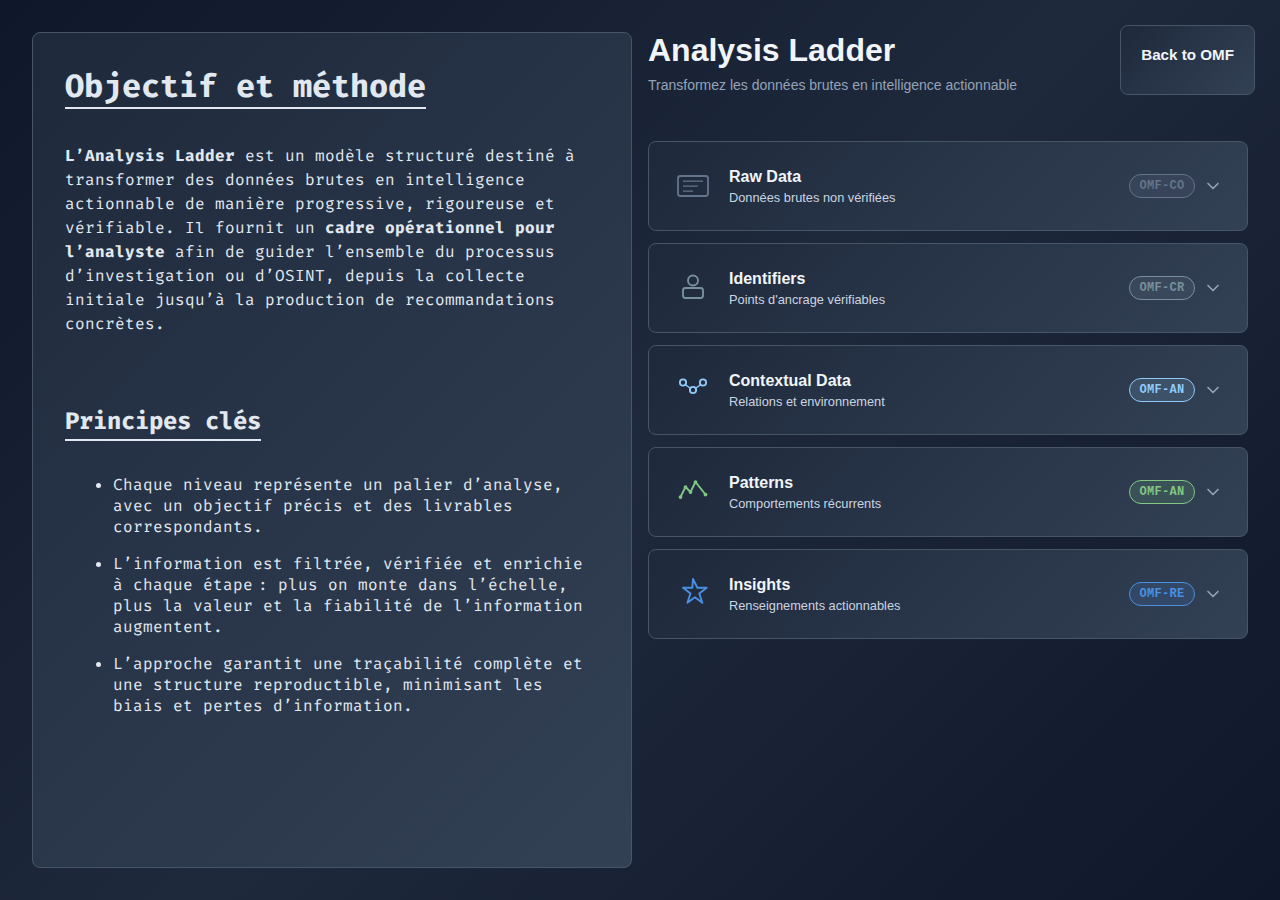
<file: OMF/Ladder.html>
<!DOCTYPE html>
<html lang="fr">
<head>
    <meta charset="UTF-8">
    <meta name="viewport" content="width=device-width, initial-scale=1.0">
    <title>Analysis Ladder</title>
    <style>
		@import url('https://fonts.googleapis.com/css2?family=Fira+Code:wght@400;700&display=swap');
	
        * {
            margin: 0;
            padding: 0;
            box-sizing: border-box;
        }

        body {
			display: grid;
			grid-template-columns: repeat(2, 1fr);
			grid-gap: 1rem;
            background: linear-gradient(135deg, #0f172a 0%, #1e293b 50%, #0f172a 100%);
            font-family: -apple-system, BlinkMacSystemFont, 'Segoe UI', Roboto, sans-serif;
            min-height: 100vh;
            padding: 2rem;
            color: #e2e8f0;
        }
		
		li {
			margin-left: 3rem;
			padding-bottom: 1rem; 
		}
		
		b {
			font-weight: 900;
		}
		
		.tactic-link {
			display: inline-block;
			background: linear-gradient(135deg, #1e293b 0%, #334155 100%);
			padding: 1.25rem;
			border-radius: 0.5rem;
			cursor: pointer;
			transition: all 0.3s;
			border: 1px solid #475569;
			min-height: 70px;
			position: absolute;
			top: 25px;
			right: 25px;
			overflow: hidden;
			text-decoration: none;
			color: inherit;
		}

		.tactic-link::before {
			content: '';
			position: absolute;
			top: 0;
			left: 0;
			right: 0;
			height: 3px;
			background: #64b5f6;
			transform: scaleX(0);
			transform-origin: left;
			transition: transform 0.3s;
		}

		.tactic-link:hover {
			background: linear-gradient(135deg, #334155 0%, #475569 100%);
			border-color: #64b5f6;
			transform: translateY(-2px);
			box-shadow: 0 8px 16px rgba(100, 181, 246, 0.15);
		}

		.tactic-link:hover::before {
			transform: scaleX(1);
		}

		.tactic-link .tactic-name {
			font-weight: 600;
			color: #f1f5f9;
			font-size: 0.95rem;
		}
		
		.explanation {
			grid-column: 1/1;
			margin: 0 auto;
			width: 100%;
			border: 1px solid #475569;
			border-radius: 0.5rem;
			background: linear-gradient(135deg, #1e293b 0%, #334155 100%);
			padding: 2rem;
		}
		
		.explanation-flex {
			display: flex;
			flex-wrap: wrap;
			flex-direction: column;
			font-family: 'Fira Code', monospace;
		}
		
		.explanation-title {
			text-decoration: underline 2px;
			text-underline-offset: 10px;
			margin-bottom: 1rem;
		}
		
		.explanation-paragraph {
			margin-bottom: 3rem;
			line-height: 1.5;
		}
		
        .container {
			grid-column: 2/2;
            max-width: 600px;
            margin: 0 auto;
        }

        .header {
            margin-bottom: 3rem;
        }

        .header h1 {
            font-size: 2rem;
            font-weight: 700;
            color: #f1f5f9;
            margin-bottom: 0.5rem;
        }

        .header p {
            color: #94a3b8;
            font-size: 0.875rem;
        }

        .ladder {
            display: flex;
            flex-direction: column;
            gap: 0.75rem;
        }

        .level {
            background: linear-gradient(135deg, #1e293b 0%, #334155 100%);
            border: 1px solid #475569;
            border-radius: 0.5rem;
            padding: 1.5rem;
            cursor: pointer;
            transition: all 0.3s ease;
            position: relative;
            overflow: hidden;
        }

        .level::before {
            content: '';
            position: absolute;
            top: 0;
            left: 0;
            right: 0;
            height: 3px;
            background: var(--accent-color);
            transform: scaleX(0);
            transform-origin: left;
            transition: transform 0.3s ease;
        }

        .level:hover {
            border-color: var(--accent-color);
            background: linear-gradient(135deg, #334155 0%, #475569 100%);
        }

        .level:hover::before {
            transform: scaleX(1);
        }

        .level[data-level="1"] { --accent-color: #64748b; --accent-rgb: 100, 116, 139; }
        .level[data-level="2"] { --accent-color: #78909c; --accent-rgb: 120, 144, 156; }
        .level[data-level="3"] { --accent-color: #90caf9; --accent-rgb: 144, 202, 249; }
        .level[data-level="4"] { --accent-color: #81c784; --accent-rgb: 129, 199, 132; }
        .level[data-level="5"] { --accent-color: #4a90e2; --accent-rgb: 74, 144, 226; }

        .level-header {
            display: flex;
            align-items: center;
            justify-content: space-between;
            cursor: pointer;
        }

        .level-left {
            display: flex;
            align-items: center;
            gap: 1rem;
            flex: 1;
        }

        .level-icon {
            width: 40px;
            height: 40px;
            display: flex;
            align-items: center;
            justify-content: center;
            color: var(--accent-color);
            flex-shrink: 0;
        }

        .level-text h3 {
            font-size: 1rem;
            font-weight: 600;
            color: #f1f5f9;
            margin-bottom: 0.25rem;
        }

        .level-text p {
            font-size: 0.8rem;
            color: #cbd5e1;
        }

        .level-value {
            background: rgba(255, 255, 255, 0.05);
            padding: 0.5rem 0.75rem;
            border-radius: 0.25rem;
            font-size: 0.75rem;
            font-weight: 500;
            color: var(--accent-color);
            white-space: nowrap;
            margin-right: 1rem;
        }

        .chevron {
            width: 20px;
            height: 20px;
            color: #94a3b8;
            transition: transform 0.3s ease;
            flex-shrink: 0;
        }

        .level.expanded .chevron {
            transform: rotate(180deg);
        }

        .level-details {
            max-height: 0;
            overflow: hidden;
            transition: max-height 0.3s ease;
            margin-top: 0;
        }

        .level.expanded .level-details {
            max-height: 500px;
            margin-top: 1rem;
            padding-top: 1rem;
            border-top: 1px solid #475569;
        }

        .detail-section {
            margin-bottom: 0.75rem;
        }

        .detail-label {
            font-size: 0.75rem;
            font-weight: 700;
            color: #94a3b8;
            text-transform: uppercase;
            letter-spacing: 0.5px;
            margin-bottom: 0.5rem;
        }

        .detail-content {
            font-size: 0.875rem;
            color: #cbd5e1;
            line-height: 1.5;
        }

        .phase-pill {
            display: inline-block;
            background: rgba(var(--accent-rgb), 0.15);
            border: 1px solid var(--accent-color);
            color: var(--accent-color);
            padding: 0.25rem 0.6rem;
            border-radius: 1rem;
            font-size: 0.75rem;
            font-weight: 600;
            font-family: 'Courier New', monospace;
            letter-spacing: 0.3px;
            margin-right: 0.5rem;
        }

        /* SVG Icons */
        svg {
            width: 100%;
            height: 100%;
        }
    </style>
</head>
<body>
	<div class="explanation">
		<div class="explanation-flex">
			<div>
				<h1 class="explanation-title">Objectif et méthode</h1><br>
				<p class="explanation-paragraph">
				<b>L’Analysis Ladder</b> est un modèle structuré destiné à transformer des données brutes en intelligence actionnable de manière progressive, rigoureuse et vérifiable. Il fournit un <b>cadre opérationnel pour l’analyste</b> afin de guider l’ensemble du processus d’investigation ou d’OSINT, depuis la collecte initiale jusqu’à la production de recommandations concrètes.
				</p>
			</div>
			<br>
		
			<div>
				<h2 class="explanation-title">Principes clés</h2><br>
				<ul>
					<li>Chaque niveau représente un palier d’analyse, avec un objectif précis et des livrables correspondants.</li>
					<li>L’information est filtrée, vérifiée et enrichie à chaque étape : plus on monte dans l’échelle, plus la valeur et la fiabilité de l’information augmentent.</li>
					<li>L’approche garantit une traçabilité complète et une structure reproductible, minimisant les biais et pertes d’information.</li>
				</ul>
			</div>
			<br>
		</div>
	</div>
	
    <div class="container">
        <div class="header">
            <h1>Analysis Ladder</h1>
            <p>Transformez les données brutes en intelligence actionnable</p>
        </div>
		
		<a href="./OMF.html" class="tactic-link">
			<div class="tactic-name">Back to OMF</div>
		</a>

        <div class="ladder" id="ladder">
            <!-- Levels will be inserted here -->
        </div>
    </div>

    <script>
        const levels = [
            {
                id: 1,
                title: "Raw Data",
                subtitle: "Données brutes non vérifiées",
                value: "Faible",
                phase: "OMF-CO",
                icon: `<svg viewBox="0 0 32 32" fill="none" xmlns="http://www.w3.org/2000/svg"><rect x="4" y="8" width="24" height="16" rx="2" stroke="currentColor" stroke-width="1.5" fill="none"/><line x1="8" y1="12" x2="24" y2="12" stroke="currentColor" stroke-width="1"/><line x1="8" y1="16" x2="20" y2="16" stroke="currentColor" stroke-width="1"/><line x1="8" y1="20" x2="16" y2="20" stroke="currentColor" stroke-width="1"/></svg>`,
                examples: "Screenshots de posts, vidéos brutes, profils sociaux, commentaires publics, URLs collectées, documents trouvés",
                utilite: "Le premier niveau, Raw Data, correspond à toutes les informations initiales non vérifiées. L’analyste doit ici collecter toutes les sources disponibles, qu’il s’agisse de posts, vidéos, profils sociaux, commentaires publics, URLs ou documents. L’objectif n’est pas de tirer des conclusions mais de constituer une base exhaustive. Chaque source doit être documentée (origine, URL, horodatage) et conservée avec un hash pour garantir son intégrité. Ce niveau sert de fondation pour toutes les étapes suivantes.",
				},
            {
                id: 2,
                title: "Identifiers",
                subtitle: "Points d'ancrage vérifiables",
                value: "Faible à Moyenne",
                phase: "OMF-CR",
                icon: `<svg viewBox="0 0 32 32" fill="none" xmlns="http://www.w3.org/2000/svg"><circle cx="16" cy="10" r="4" stroke="currentColor" stroke-width="1.5" fill="none"/><path d="M10 16h12c1.1 0 2 0.9 2 2v4c0 1.1-0.9 2-2 2h-12c-1.1 0-2-0.9-2-2v-4c0-1.1 0.9-2 2-2z" stroke="currentColor" stroke-width="1.5" fill="none"/></svg>`,
                examples: "Emails confirmés, usernames uniques, adresses IP tracées, métadonnées EXIF géolocalisées, noms de domaine, numéros de téléphone validés",
                utilite: "Au niveau Identifiers, l’analyste sélectionne des éléments vérifiables, comme des emails confirmés, usernames uniques, adresses IP tracées, métadonnées géolocalisées ou numéros de téléphone validés. Ces identifiants servent de points fixes pour explorer d’autres sources et construire un graphe de relations fiable. Chaque identifiant doit être confirmé par au moins deux sources indépendantes. À ce stade, l’analyste peut commencer à pivoter vers de nouvelles informations grâce à ces points d’ancrage.",
				},
            {
                id: 3,
                title: "Contextual Data",
                subtitle: "Relations et environnement",
                value: "Moyenne",
                phase: "OMF-AN",
                icon: `<svg viewBox="0 0 32 32" fill="none" xmlns="http://www.w3.org/2000/svg"><circle cx="8" cy="10" r="2.5" stroke="currentColor" stroke-width="1.5" fill="none"/><circle cx="16" cy="16" r="2.5" stroke="currentColor" stroke-width="1.5" fill="none"/><circle cx="24" cy="10" r="2.5" stroke="currentColor" stroke-width="1.5" fill="none"/><line x1="9.5" y1="11.5" x2="14.5" y2="15" stroke="currentColor" stroke-width="1"/><line x1="17.5" y1="15" x2="22.5" y2="11.5" stroke="currentColor" stroke-width="1"/></svg>`,
                examples: "Réseaux de followers/following, groupes Telegram identifiés, localisation des contacts, historique d'interactions, communautés partagées",
                utilite: "Le niveau Contextual Data permet de situer les identifiants dans leur environnement. L’analyste analyse les réseaux sociaux, groupes, historiques d’interactions et communautés pour identifier les clusters et relations significatives. L’usage de visualisations (graphes, cartes) facilite la compréhension de l’écosystème et la détection de changements par rapport à la baseline comportementale. Ce niveau permet de déterminer où concentrer l’analyse et quelles connexions explorer.",
				},
            {
                id: 4,
                title: "Patterns",
                subtitle: "Comportements récurrents",
                value: "Haute",
                phase: "OMF-AN",
                icon: `<svg viewBox="0 0 32 32" fill="none" xmlns="http://www.w3.org/2000/svg"><polyline points="6,20 10,12 14,16 18,8 26,18" stroke="currentColor" stroke-width="1.5" fill="none" stroke-linecap="round" stroke-linejoin="round"/><circle cx="6" cy="20" r="1.5" fill="currentColor"/><circle cx="10" cy="12" r="1.5" fill="currentColor"/><circle cx="14" cy="16" r="1.5" fill="currentColor"/><circle cx="18" cy="8" r="1.5" fill="currentColor"/><circle cx="26" cy="18" r="1.5" fill="currentColor"/></svg>`,
                examples: "Publications à heures fixes, pics d'activité hebdomadaires, langage répétitif, ruptures de routine, coordinations observables entre comptes",
                utilite: "Au niveau Patterns, l’analyste quantifie les comportements récurrents : publications à heures fixes, pics d’activité, ruptures de routine, langage répétitif ou coordinations entre comptes. L’objectif est de détecter les anomalies et formuler des hypothèses sur les intentions ou comportements futurs. Les patterns peuvent être liés à des identifiants ou au contexte pour construire une compréhension plus complète des cibles.",
				},
            {
                id: 5,
                title: "Insights",
                subtitle: "Renseignements actionnables",
                value: "Très Haute",
                phase: "OMF-RE",
                icon: `<svg viewBox="0 0 32 32" fill="none" xmlns="http://www.w3.org/2000/svg"><path d="M16 4l3.5 7h7.5l-6 4.5l2.5 7.5l-6-4.5l-6 4.5l2.5-7.5l-6-4.5h7.5z" stroke="currentColor" stroke-width="1.5" fill="none" stroke-linejoin="round"/></svg>`,
                examples: "Prédiction de mouvements futurs, identification de vulnérabilités exploitables, cartographie des influenceurs clés, évaluation de risques mesurables",
                utilite: "Enfin, le niveau Insights transforme toutes les données analysées en recommandations concrètes. L’analyste formule des conclusions factuelles, quantifie le niveau de confiance, identifie des vulnérabilités exploitables, cartographie des influenceurs clés et évalue les risques mesurables. Ce niveau permet de préparer des livrables adaptés à l’audience et de fournir une intelligence opérationnelle directement utilisable pour la prise de décision.",
				}
        ];

        const ladder = document.getElementById('ladder');

        levels.forEach(level => {
            const levelEl = document.createElement('div');
            levelEl.className = 'level';
            levelEl.setAttribute('data-level', level.id);

            levelEl.innerHTML = `
                <div class="level-header">
                    <div class="level-left">
                        <div class="level-icon">${level.icon}</div>
                        <div class="level-text">
                            <h3>${level.title}</h3>
                            <p>${level.subtitle}</p>
                        </div>
                    </div>
                    <div class="phase-pill">${level.phase}</div>
                    <svg class="chevron" viewBox="0 0 24 24" fill="none" xmlns="http://www.w3.org/2000/svg">
                        <path d="M6 9l6 6 6-6" stroke="currentColor" stroke-width="2" stroke-linecap="round" stroke-linejoin="round"/>
                    </svg>
                </div>
                <div class="level-details">
                    <div class="detail-section">
						<div class="detail-label ">
							Valeur
						</div>
						<div class="level-value">${level.value}</div><br>
						
                        <div class="detail-label">Exemples</div>
                        <div class="detail-content">${level.examples}</div>
                    </div>
                    <div class="detail-section">
                        <div class="detail-label">Explication</div>
                        <div class="detail-content">${level.utilite}</div>
                    </div>
                </div>
            `;

            levelEl.addEventListener('click', function() {
                this.classList.toggle('expanded');
            });

            ladder.appendChild(levelEl);
        });
    </script>
</body>
</html>
</file>
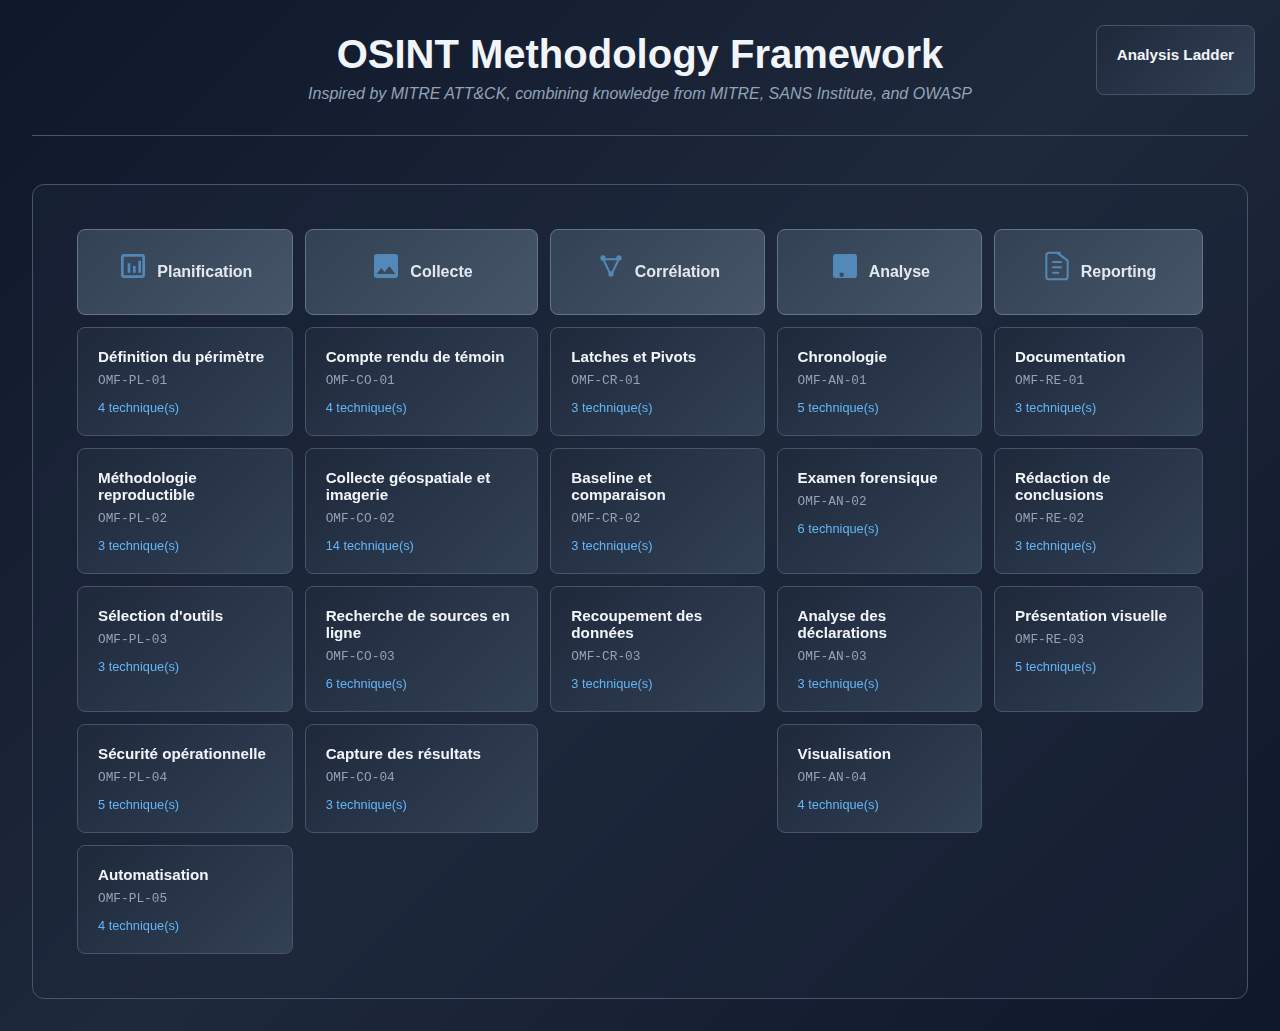
<file: OMF/omf-tool.html>
<!DOCTYPE html>
<html lang="fr">
<head>
    <meta charset="UTF-8">
    <meta name="viewport" content="width=device-width, initial-scale=1.0">
    <title>OSINT Methodology Framework Navigator</title>
    <style>
        * {
            margin: 0;
            padding: 0;
            box-sizing: border-box;
        }

        body {
            background: linear-gradient(135deg, #0f172a 0%, #1e293b 50%, #0f172a 100%);
            font-family: -apple-system, BlinkMacSystemFont, 'Segoe UI', Roboto, sans-serif;
            color: #e2e8f0;
            padding: 2rem;
            min-height: 100vh;
        }
		
		.tactic-link {
			display: inline-block;
			background: linear-gradient(135deg, #1e293b 0%, #334155 100%);
			padding: 1.25rem;
			border-radius: 0.5rem;
			cursor: pointer;
			transition: all 0.3s;
			border: 1px solid #475569;
			min-height: 70px;
			position: absolute;
			top: 25px;
			right: 25px;
			overflow: hidden;
			text-decoration: none;
			color: inherit;
		}

		.tactic-link::before {
			content: '';
			position: absolute;
			top: 0;
			left: 0;
			right: 0;
			height: 3px;
			background: #64b5f6;
			transform: scaleX(0);
			transform-origin: left;
			transition: transform 0.3s;
		}

		.tactic-link:hover {
			background: linear-gradient(135deg, #334155 0%, #475569 100%);
			border-color: #64b5f6;
			transform: translateY(-2px);
			box-shadow: 0 8px 16px rgba(100, 181, 246, 0.15);
		}

		.tactic-link:hover::before {
			transform: scaleX(1);
		}

		.tactic-link .tactic-name {
			font-weight: 600;
			color: #f1f5f9;
			font-size: 0.95rem;
		}
		
        .container {
			grid-column: 2/2;
            max-width: 1400px;
            margin: 0 auto;
        }

        header {
            text-align: center;
            margin-bottom: 3rem;
            padding-bottom: 2rem;
            border-bottom: 1px solid #475569;
        }

        h1 {
            color: #f1f5f9;
            font-size: 2.5rem;
            margin-bottom: 0.5rem;
            font-weight: 700;
        }

        .subtitle {
            color: #94a3b8;
            font-size: 1rem;
            font-style: italic;
        }

        .nav-breadcrumb {
            background: rgba(30, 41, 59, 0.6);
            backdrop-filter: blur(10px);
            padding: 1rem 1.5rem;
            border-radius: 0.5rem;
            margin-bottom: 1.5rem;
            display: none;
            border: 1px solid #475569;
        }

        .nav-breadcrumb.active {
            display: block;
        }

        .breadcrumb {
            display: flex;
            align-items: center;
            gap: 0.75rem;
            font-size: 0.9rem;
        }

        .breadcrumb a {
            color: #64b5f6;
            text-decoration: none;
            cursor: pointer;
            transition: color 0.2s;
        }

        .breadcrumb a:hover {
            color: #90caf9;
        }

        .breadcrumb span {
            color: #64748b;
        }

        .matrix-container {
            background: rgba(30, 41, 59, 0.4);
            backdrop-filter: blur(10px);
            border-radius: 0.75rem;
            padding: 2rem;
            border: 1px solid #475569;
            overflow-x: auto;
        }

        .matrix-table {
            width: 100%;
            border-collapse: separate;
            border-spacing: 0.75rem;
        }

        .phase-header {
            background: linear-gradient(135deg, #334155 0%, #475569 100%);
            padding: 1.25rem;
            text-align: center;
            font-weight: 600;
            color: #e2e8f0;
            border-radius: 0.5rem;
            font-size: 1rem;
            min-width: 180px;
            border: 1px solid #64748b;
			cursor: default;
        }

        .tactic-cell {
            background: linear-gradient(135deg, #1e293b 0%, #334155 100%);
            padding: 1.25rem;
            border-radius: 0.5rem;
            cursor: pointer;
            transition: all 0.3s;
            border: 1px solid #475569;
            min-height: 100px;
            vertical-align: top;
            position: relative;
            overflow: hidden;
        }

        .tactic-cell::before {
            content: '';
            position: absolute;
            top: 0;
            left: 0;
            right: 0;
            height: 3px;
            background: #64b5f6;
            transform: scaleX(0);
            transform-origin: left;
            transition: transform 0.3s;
        }

        .tactic-cell:hover {
            background: linear-gradient(135deg, #334155 0%, #475569 100%);
            border-color: #64b5f6;
            transform: translateY(-2px);
            box-shadow: 0 8px 16px rgba(100, 181, 246, 0.15);
        }

        .tactic-cell:hover::before {
            transform: scaleX(1);
        }

        .tactic-icon {
            width: 32px;
            height: 32px;
            margin-bottom: 0.75rem;
            color: #64b5f6;
            opacity: 0.6;
        }

        .tactic-name {
            font-weight: 600;
            color: #f1f5f9;
            margin-bottom: 0.5rem;
            font-size: 0.95rem;
        }

        .tactic-id {
            font-size: 0.8rem;
            color: #94a3b8;
            font-family: 'Courier New', monospace;
        }

        .technique-count {
            font-size: 0.8rem;
            color: #64b5f6;
            margin-top: 0.75rem;
            font-weight: 500;
        }

        .technique-list-view {
            display: none;
        }

        .technique-list-view.active {
            display: block;
        }

        .technique-grid {
            display: grid;
            grid-template-columns: repeat(auto-fill, minmax(280px, 1fr));
            gap: 1.25rem;
            margin-top: 1.5rem;
        }

        .technique-card {
            background: linear-gradient(135deg, #1e293b 0%, #334155 100%);
            padding: 1.5rem;
            border-radius: 0.5rem;
            cursor: pointer;
            transition: all 0.3s;
            border: 1px solid #475569;
            position: relative;
            overflow: hidden;
        }

        .technique-card::before {
            content: '';
            position: absolute;
            top: 0;
            left: 0;
            right: 0;
            height: 3px;
            background: #81c784;
            transform: scaleX(0);
            transform-origin: left;
            transition: transform 0.3s;
        }

        .technique-card:hover {
            background: linear-gradient(135deg, #334155 0%, #475569 100%);
            border-color: #81c784;
            transform: translateY(-4px);
            box-shadow: 0 12px 24px rgba(129, 199, 132, 0.15);
        }

        .technique-card:hover::before {
            transform: scaleX(1);
        }

        .technique-header {
            display: flex;
            justify-content: space-between;
            align-items: flex-start;
            margin-bottom: 0.75rem;
            gap: 0.75rem;
        }

        .technique-title {
            font-weight: 600;
            color: #f1f5f9;
            font-size: 1rem;
            flex: 1;
        }

        .technique-id-badge {
            background: rgba(100, 181, 246, 0.15);
            padding: 0.4rem 0.75rem;
            border-radius: 0.25rem;
            font-size: 0.75rem;
            color: #64b5f6;
            font-family: 'Courier New', monospace;
            white-space: nowrap;
            border: 1px solid #64b5f6;
            font-weight: 500;
        }

        .technique-description {
            color: #cbd5e1;
            font-size: 0.875rem;
            line-height: 1.5;
            margin-top: 0.75rem;
        }

        .difficulty-badge {
            display: inline-block;
            padding: 0.4rem 0.75rem;
            border-radius: 0.25rem;
            font-size: 0.75rem;
            margin-top: 0.75rem;
            font-weight: 600;
            border: 1px solid;
        }

        .difficulty-facile {
            background: rgba(129, 199, 132, 0.2);
            color: #81c784;
            border-color: #81c784;
        }

        .difficulty-moyen {
            background: rgba(255, 167, 38, 0.2);
            color: #ffa726;
            border-color: #ffa726;
        }

        .difficulty-difficile {
            background: rgba(244, 67, 54, 0.2);
            color: #f44336;
            border-color: #f44336;
        }

        .technique-detail-view {
            display: none;
        }

        .technique-detail-view.active {
            display: block;
        }

        .detail-container {
            background: rgba(30, 41, 59, 0.4);
            border-radius: 0.75rem;
            padding: 2rem;
            border: 1px solid #475569;
            backdrop-filter: blur(10px);
        }

        .detail-header {
            border-bottom: 1px solid #475569;
            padding-bottom: 1.5rem;
            margin-bottom: 2rem;
        }

        .detail-icon {
            width: 48px;
            height: 48px;
            margin-bottom: 1rem;
            color: #64b5f6;
        }

        .detail-title {
            font-size: 2rem;
            color: #f1f5f9;
            margin-bottom: 0.75rem;
            font-weight: 700;
        }

        .detail-meta {
            display: flex;
            gap: 1.5rem;
            flex-wrap: wrap;
            margin-top: 1rem;
        }

        .meta-item {
            display: flex;
            align-items: center;
            gap: 0.5rem;
        }

        .meta-label {
            color: #94a3b8;
            font-size: 0.85rem;
            font-weight: 600;
        }

        .meta-value {
            color: #e2e8f0;
            font-family: 'Courier New', monospace;
        }

        .detail-section {
            margin-bottom: 2rem;
        }

        .section-header {
            display: flex;
            align-items: center;
            gap: 0.75rem;
            margin-bottom: 1rem;
        }

        .section-icon {
            width: 24px;
            height: 24px;
            color: #64b5f6;
            flex-shrink: 0;
        }

        .section-title {
            font-size: 1.2rem;
            color: #f1f5f9;
            margin-bottom: 0;
            padding-bottom: 0;
            border-bottom: none;
            font-weight: 600;
        }

        .section-content {
            color: #cbd5e1;
            line-height: 1.6;
        }

        .section-content ul {
            list-style-position: inside;
            margin-left: 1rem;
        }

        .section-content li {
            margin-bottom: 0.5rem;
        }

        .sub-techniques {
            display: grid;
            grid-template-columns: repeat(auto-fit, minmax(250px, 1fr));
            gap: 0.75rem;
            margin-top: 1rem;
        }

        .sub-technique-item {
            background: rgba(100, 181, 246, 0.1);
            padding: 1rem;
            border-radius: 0.5rem;
            border-left: 3px solid #64b5f6;
            border: 1px solid #475569;
            border-left: 3px solid #64b5f6;
        }

        .sub-technique-name {
            font-weight: 600;
            color: #f1f5f9;
            margin-bottom: 0.5rem;
            font-size: 0.95rem;
        }

        .sub-technique-description {
            font-size: 0.85rem;
            color: #cbd5e1;
            line-height: 1.4;
            margin-bottom: 0.5rem;
        }

        .sub-technique-examples {
            font-size: 0.8rem;
            color: #94a3b8;
            font-family: 'Courier New', monospace;
            line-height: 1.3;
        }

        .sub-technique-id {
            font-size: 0.8rem;
            color: #64b5f6;
            font-family: 'Courier New', monospace;
            margin-top: 0.5rem;
        }

        .back-button {
            background: linear-gradient(135deg, #334155 0%, #475569 100%);
            color: #64b5f6;
            border: 1px solid #64b5f6;
            padding: 0.75rem 1.5rem;
            border-radius: 0.5rem;
            cursor: pointer;
            font-size: 0.95rem;
            transition: all 0.2s;
            margin-bottom: 1.5rem;
            font-weight: 500;
        }

        .back-button:hover {
            background: linear-gradient(135deg, #475569 0%, #64748b 100%);
            border-color: #90caf9;
            color: #90caf9;
        }

        @media (max-width: 768px) {
            .matrix-table {
                display: block;
            }
            
            .technique-grid {
                grid-template-columns: 1fr;
            }

            h1 {
                font-size: 1.75rem;
            }

            .detail-container {
                padding: 1.5rem;
            }
        }
    </style>
</head>
<body>
    <div class="container">
        <header>
			<a href="./Ladder.html" class="tactic-link">
				<div class="tactic-name">Analysis Ladder</div>
			</a>
            <h1>OSINT Methodology Framework</h1>
            <p class="subtitle">Inspired by MITRE ATT&CK, combining knowledge from MITRE, SANS Institute, and OWASP</p>
        </header>

        <div class="nav-breadcrumb" id="breadcrumb">
            <div class="breadcrumb"></div>
        </div>

        <!-- Vue Matrice -->
        <div id="matrixView" class="matrix-container">
            <table class="matrix-table" id="matrixTable"></table>
        </div>

        <!-- Vue Liste des Techniques -->
        <div id="techniqueListView" class="technique-list-view">
            <button class="back-button" onclick="showMatrix()">← Back to matrix</button>
            <div class="detail-container">
                <h2 id="tacticTitle" style="color: #f1f5f9; margin-bottom: 1.5rem; font-size: 1.8rem; font-weight: 700;"></h2>
                <div class="technique-grid" id="techniqueGrid"></div>
            </div>
        </div>

        <!-- Vue Détail Technique -->
        <div id="techniqueDetailView" class="technique-detail-view">
            <button class="back-button" onclick="showTechniqueList()">← Back to techniques</button>
            <div class="detail-container" id="techniqueDetail"></div>
        </div>
    </div>

    <script>
        const omfData = {
			"name": "OSINT Methodology Framework",
			"version": "1.1",
			"phases": [
				{
					"id": "OMF-PL",
					"name": "Planification",
					"tactics": [
						{
							"id": "OMF-PL-01",
							"name": "Définition du périmètre",
							"techniques": [
								{
									"id": "OMF-PL-01.001",
									"name": "Définition opérationnelle du périmètre",
									"description": "Définir clairement les limites de l’investigation pour concentrer les efforts, orienter le choix des techniques et éviter toute dispersion inutile.",
									"difficulty": "Facile",
									"examples": "Identifier la période exacte à couvrir (dates/horaires), la zone géographique précise (ville, région, pays), les sujets ciblés (personnes, infrastructures, événements) et les types de données à explorer (réseaux sociaux, bases publiques, imagerie, métadonnées). Documenter le scope dans un brief initial et valider avec l’équipe avant de commencer la collecte.",
									"detection": "N/A - phase interne de planification",
									"mitigations": "Réviser régulièrement le périmètre si de nouvelles informations apparaissent ; formaliser les exclusions pour éviter la dérive du projet ; consigner toutes les décisions de scope pour traçabilité."
								},
								{
									"id": "OMF-PL-01.002",
									"name": "Identification et priorisation des couches de données",
									"description": "Déterminer les sources et couches de données les plus pertinentes pour l’investigation, afin d’optimiser le temps et les efforts et d’orienter la collecte vers les preuves les plus probables.",
									"difficulty": "Facile",
									"examples": "Évaluer la surface web pour les informations publiques et vérifiables, les réseaux sociaux pour profils et interactions personnelles, le deep web pour bases de données spécialisées, et le dark web pour activités cachées ou forums spécialisés ; prioriser les couches selon la probabilité d’obtenir des preuves pertinentes et la facilité d’accès ; documenter la stratégie de collecte par couche avant l’exécution.",
									"detection": "N/A - phase interne de planification",
									"mitigations": "Réévaluer régulièrement la pertinence des couches si de nouvelles informations apparaissent ; formaliser l’ordre et la méthode de collecte pour éviter les oublis ou les redondances ; consigner toutes les décisions pour traçabilité."
								},
								{
									"id": "OMF-PL-01.003",
									"name": "Identification des contraintes légales et éthiques",
									"description": "Lister et formaliser toutes les contraintes légales, éthiques, de confidentialité et opérationnelles avant de lancer la collecte, afin de garantir la conformité et de prévenir les risques.",
									"difficulty": "Moyen",
									"examples": "Vérifier les obligations RGPD et lois locales sur la collecte de données ; documenter les limites éthiques internes (respect de la vie privée, interdiction de harcèlement) ; identifier les restrictions techniques (accès réseau, outils autorisés) et budgétaires ; noter les contraintes de temps et de ressources disponibles.",
									"detection": "N/A - phase interne de planification",
									"mitigations": "Maintenir une liste à jour des contraintes pour chaque mission ; valider les limitations avec les responsables légaux ou éthiques ; s’assurer que tous les membres de l’équipe respectent ces règles ; prévoir des alternatives si certaines contraintes bloquent la collecte."
								},
								{
								  "id": "OMF-PL-01.004",
								  "name": "Utilisation de sources documentaires pour établir une baseline",
								  "description": "En cas d’absence de données de référence sur une cible ou un sujet, exploiter les ouvrages, biographies, rapports ou publications externes disponibles afin de dégager un cadre comportemental, contextuel ou chronologique cohérent.",
								  "difficulty": "Facile",
								  "examples": "Identifier et consulter des livres, rapports institutionnels, publications scientifiques ou autobiographies traitant du sujet ou de la personne ciblée ; extraire les éléments factuels clés (dates, lieux, relations, terminologie propre) ; structurer ces éléments dans une chronologie ou une table de comportements de référence ; croiser avec d’autres sources OSINT (articles, archives, réseaux sociaux) pour confirmer la cohérence du cadre établi.",
								  "detection": "N/A – la consultation d’ouvrages physiques ou numériques n’implique généralement aucune détection active, sauf si les recherches sont effectuées sur des bases restreintes nécessitant authentification.",
								  "mitigations": "Vérifier la crédibilité et la provenance de l’ouvrage, noter la date de publication pour contextualiser les informations et croiser systématiquement les faits tirés du livre avec des sources indépendantes. Documenter la référence complète incluant titre, auteur, ISBN, page et date de consultation. Ne jamais baser une hypothèse uniquement sur une source narrative sans corroboration factuelle."
								}
							]
						},
						{
							"id": "OMF-PL-02",
							"name": "Méthodologie reproductible",
							"techniques": [
								{
									"id": "OMF-PL-02.001",
									"name": "Mise en place d’une méthode structurée",
									"description": "Définir un processus clair et reproductible pour transformer les données collectées en conclusions fiables et vérifiables, en assurant la cohérence et la traçabilité à chaque étape.",
									"difficulty": "Moyen",
									"examples": "Documenter chaque étape : collecte, corrélation, analyse et synthèse ; créer des checklists standardisées pour différents types d’investigation ; formaliser les méthodes de vérification des sources et de validation des informations ; consigner les décisions et les hypothèses dans un journal de bord pour assurer traçabilité et reproductibilité.",
									"detection": "N/A - phase interne de planification et méthodologie",
									"mitigations": "Mettre à jour régulièrement les procédures en fonction des retours d’expérience ; assurer que tous les membres de l’équipe suivent le même protocole ; vérifier l’intégrité et la cohérence des données à chaque étape."
								},
								{
									"id": "OMF-PL-02.002",
									"name": "Traçabilité et documentation des actions",
									"description": "Mettre en place un processus clair pour enregistrer toutes les étapes de l’investigation, garantissant la vérifiabilité, la cohérence et la défendabilité des résultats, que ce soit en contexte judiciaire ou opérationnel.",
									"difficulty": "Moyen",
									"examples": "Journaliser toutes les actions réalisées (collecte, vérification, analyse) avec horodatage précis ; conserver les métadonnées originales des fichiers ; documenter chaque transformation de données ; maintenir un registre de la chaîne de conservation des preuves (hash, signatures, exports certifiés).",
									"detection": "N/A - phase interne de planification et documentation",
									"mitigations": "Standardiser la méthode de journalisation et de documentation pour tous les membres de l’équipe ; vérifier régulièrement l’intégrité des données et des logs ; archiver de manière sécurisée pour éviter toute perte ou altération."
								},
								{
									"id": "OMF-PL-02.003",
									"name": "Organisation et gestion du flux de travail",
									"description": "Mettre en place une structuration claire des sources, références et données de travail pour assurer la cohérence, la traçabilité et la reproductibilité de l’investigation.",
									"difficulty": "Facile",
									"examples": "Organiser les bookmarks par thématiques et priorités ; structurer les répertoires de travail avec noms de fichiers et dossiers standardisés ; utiliser des templates et checklists pour chaque type d’investigation ; centraliser les notes, captures et sources dans un outil unique (Notion, Obsidian, Zotero, ou gestionnaire OSINT).",
									"detection": "N/A - phase interne de planification et organisation",
									"mitigations": "S’assurer que tous les membres de l’équipe respectent la même structure ; maintenir un suivi des mises à jour et modifications ; automatiser la sauvegarde régulière des répertoires et bases de données."
								}
							]
						},
						{
							"id": "OMF-PL-03",
							"name": "Sélection d'outils",
							"techniques": [
								{
									"id": "OMF-PL-03.001",
									"name": "Sélection d’outils adaptés à la mission",
									"description": "Évaluer et choisir les outils en fonction de leur adéquation aux objectifs spécifiques de l’investigation, afin d’optimiser l’efficacité et la pertinence des résultats.",
									"difficulty": "Moyen",
									"examples": "Vérifier la compatibilité technique avec le type de données à analyser ; évaluer la facilité d’utilisation et la rapidité de mise en œuvre ; prendre en compte le support communautaire, les mises à jour et la documentation disponible ; tester la précision et la fiabilité des outils sur des cas pilotes avant usage réel.",
									"detection": "N/A - phase interne de planification",
									"mitigations": "Documenter les choix d’outils et leur justification ; maintenir une liste des outils testés et validés ; réévaluer régulièrement les outils utilisés pour s’adapter aux évolutions techniques ou légales."
								},
								{
									"id": "OMF-PL-03.002",
									"name": "Évaluation de la rétention et accessibilité des données",
									"description": "Analyser les politiques de rétention et les conditions d’accès des outils et services en ligne afin de garantir la disponibilité des preuves historisées et la continuité de l’investigation.",
									"difficulty": "Moyen",
									"examples": "Vérifier la durée de conservation des logs et métadonnées ; identifier les suppressions automatiques de contenu ou les limitations d’accès aux archives ; documenter les délais et conditions pour accéder aux données historiques ; anticiper la récupération proactive des informations avant leur expiration.",
									"detection": "N/A - phase interne de planification",
									"mitigations": "Maintenir un suivi des politiques de rétention pour chaque outil utilisé ; automatiser la collecte des données critiques avant expiration ; centraliser et sécuriser les archives pour assurer l’intégrité et la disponibilité."
								},
								{
									"id": "OMF-PL-03.003",
									"name": "Évaluation de la disponibilité et accessibilité des outils",
									"description": "Analyser le coût, l’accessibilité et les restrictions d’usage des outils sélectionnés afin de garantir leur disponibilité pour l’investigation et d’anticiper les alternatives si nécessaire.",
									"difficulty": "Facile",
									"examples": "Vérifier les coûts de licence et abonnements ; identifier les restrictions géographiques ou les limitations d’accès ; tester les contraintes techniques (compatibilité OS, bande passante, API) ; recenser les alternatives gratuites ou open-source pour pallier d’éventuelles indisponibilités.",
									"detection": "N/A - phase interne de planification",
									"mitigations": "Documenter les outils testés et leurs contraintes ; prévoir un plan B avec alternatives viables ; centraliser les informations sur accessibilité et coût pour chaque outil utilisé."
								}
							]
						},
						{
							"id": "OMF-PL-04",
							"name": "Sécurité opérationnelle",
							"techniques": [
								{
									"id": "OMF-PL-04.001",
									"name": "Définition du profil d’exposition",
									"description": "Identifier et cartographier les éléments personnels, techniques ou comportementaux susceptibles de révéler l’identité, la localisation ou les intentions de l’enquêteur avant toute activité en ligne.",
									"difficulty": "Moyen",
									"examples": "Lister les adresses IP, métadonnées, empreintes de navigateur ou profils sociaux associés à l’enquêteur ; analyser les risques de corrélation entre comptes professionnels et personnels ; vérifier les leaks passés liés aux adresses e-mail, pseudos ou domaines utilisés.",
									"detection": "N/A - phase préventive interne",
									"mitigations": "Utiliser des identités opérationnelles séparées ; compartimenter les environnements de travail (VM, VPN, sandbox) ; minimiser les métadonnées et empreintes techniques avant tout engagement.",
									"subTechniques": [
										{
										  "id": "OMF-PL-04.001.A",
										  "name": "Adaptation linguistique",
										  "description": "Modifier volontairement son style de communication (argot, expressions locales, registre grossier, variations de ton) pour limiter les traces et réduire la corrélation linguistique avec l’analyste ou la source.",
										  "examples": "Utiliser un vocabulaire et des tournures de phrases correspondant à la culture ou au groupe cible ; introduire de légères variations de syntaxe ou d’orthographe pour éviter l’identification ; pratiquer des échanges simulés avec différents registres pour s’assurer de la cohérence apparente du style."
										},
										{
										  "id": "OMF-PL-04.001.B",
										  "name": "Préparation de réponses et cover stories",
										  "description": "Se préparer systématiquement à fournir des réponses cohérentes, crédibles et vérifiables lors d’entretiens directs afin de réduire le risque d’impasse, d’incohérence ou d’exfiltration d’informations sensibles.",
										  "examples": "Élaborer un jeu de réponses prédéfinies (FAQ/cheat-sheet) couvrant les questions probables ; créer plusieurs cover stories plausibles et documenter les détails (dates, lieux, rôles) pour assurer cohérence ; répéter et mettre en scène les réponses pour fluidité et naturel ; prévoir des techniques de contournement (redirection, réponse partielle, promesse de suivi) pour éviter de répondre à une question sensible ; préparer preuves factices ou références publiques permettant de valider une histoire si nécessaire ; consigner toutes les versions utilisées et l’issue des entretiens pour traçabilité."
										}
									]
								},
								{
									"id": "OMF-PL-04.002",
									"name": "Segmentation des identités opérationnelles",
									"description": "Concevoir et maintenir plusieurs identités numériques cloisonnées, adaptées à différents contextes d’investigation, pour limiter les corrélations et préserver l’anonymat opérationnel.",
									"difficulty": "Difficile",
									"examples": "Créer des personas distincts avec adresses e-mail, navigateurs et environnements isolés ; gérer un inventaire chiffré des identités ; éviter tout recoupement d’usage (cookies, terminaux, fuseaux horaires, patterns linguistiques).",
									"detection": "N/A - bonne pratique OPSEC",
									"mitigations": "Utiliser des environnements virtuels ou physiques séparés ; maintenir un contrôle strict des logs et connexions ; auditer régulièrement la cohérence et l’étanchéité entre identités."
								},
								{
									"id": "OMF-PL-04.003",
									"name": "Gestion des traces numériques et des artefacts",
									"description": "Identifier, réduire et contrôler toutes les traces laissées durant l’enquête, qu’elles soient locales (système, cache, logs) ou distantes (serveurs, plateformes, requêtes réseau).",
									"difficulty": "Moyen",
									"examples": "Purger les journaux locaux et historiques de navigation ; utiliser des sessions éphémères ; désactiver la télémétrie et les sauvegardes cloud ; vérifier l’absence de métadonnées personnelles dans les fichiers partagés ; Utiliser un clavier local correspondant à la zone d’investigation pour éviter les erreurs typographiques révélatrices de l’origine.",
									"detection": "N/A - phase préventive et post-opératoire",
									"mitigations": "Utiliser des outils d’effacement sécurisé et de sandboxing ; recourir à des systèmes en live boot ou amnésiques (ex. Tails, Whonix) ; centraliser la documentation sur les risques de persistance de traces."
								},
								{
									"id": "OMF-PL-04.004",
									"name": "Plan de communication sécurisé",
									"description": "Établir un protocole de communication interne et externe garantissant la confidentialité, l’intégrité et la non-corrélation des échanges liés à l’enquête.",
									"difficulty": "Moyen",
									"examples": "Utiliser des canaux chiffrés de bout en bout ; éviter les messageries liées à des comptes personnels ; définir des pseudonymes distincts pour chaque canal ; proscrire les transferts directs de fichiers non chiffrés.",
									"detection": "N/A - phase préventive",
									"mitigations": "Employer PGP ou messageries sécurisées (Signal, Session) ; renouveler régulièrement les clés et canaux de communication ; documenter les procédures de sécurité interne."
								},
								{
									"id": "OMF-PL-04.005",
									"name": "Vérification des dépendances techniques",
									"description": "Auditer les outils, extensions, scripts et dépendances utilisés pour s’assurer qu’ils ne compromettent pas l’anonymat ou la confidentialité de l’environnement opérationnel.",
									"difficulty": "Moyen",
									"examples": "Analyser le trafic sortant d’extensions de navigateur ; vérifier les connexions externes d’outils open-source ; auditer le code ou les binaires utilisés dans des environnements isolés.",
									"detection": "Analyse de flux et de logs réseau",
									"mitigations": "Utiliser uniquement des outils vérifiés et audités ; maintenir les versions à jour ; surveiller en continu les connexions et signatures réseau anormales."
								}
							]
						},			
						{
						  "id": "OMF-PL-05",
						  "name": "Automatisation",
						  "techniques": [
							{
							  "id": "OMF-PL-05.001",
							  "name": "Apprentissage et maîtrise de Python",
							  "description": "Acquérir une compétence en Python pour développer ses propres outils d'automatisation OSINT, auditer le code source d'outils existants et assurer la reproductibilité des résultats.",
							  "difficulty": "Facile",
							  "examples": "Suivre un parcours d'apprentissage sur Mimo (mimo.org), Codedex (codedex.io) ou Exercism (exercism.org) ; développer des scripts simples de scraping ou de requêtes API ; analyser et modifier le code source d'outils OSINT existants ; automatiser des tâches répétitives de collecte de données.",
							  "detection": "N/A - compétence interne",
							  "mitigations": "Privilégier les ressources pratiques et guidées ; pratiquer sur des environnements isolés ou de test ; commencer par des projets simples avant des automatisations complexes ; documenter le code développé pour faciliter les audits futurs."
							},
							{
							  "id": "OMF-PL-05.002",
							  "name": "Audit et vérification des outils",
							  "description": "Examiner le code source et le comportement des outils avant utilisation pour s'assurer qu'ils ne compromettent pas l'OPSEC, ne révèlent pas l'enquêteur et restent conformes aux objectifs de l'enquête.",
							  "difficulty": "Difficile",
							  "examples": "Analyser le code source d'un outil pour identifier les connexions externes ou les données collectées ; vérifier les binaires ou scripts pour détecter les appels réseau vers la cible ou des tiers ; exécuter l'outil dans un environnement isolé (VM, sandbox) pour monitorer son trafic réseau ; documenter les comportements constatés et les risques potentiels ; développer ses propres outils pour by-passer les contraintes imposées par les outils existants et maintenir le contrôle total.",
							  "detection": "Analyse de flux réseau, inspection du code source, monitoring des processus",
							  "mitigations": "N'utiliser que des outils audités ou développés en interne ; vérifier régulièrement les mises à jour et modifications ; maintenir un inventaire des outils approuvés ; tester en environnement isolé avant déploiement en opération ; utiliser des techniques de monitoring (Wireshark, strace, ltrace) pour valider le comportement réel."
							},
							{
							  "id": "OMF-PL-05.003",
							  "name": "Reproductibilité manuelle des résultats",
							  "description": "Valider manuellement les informations obtenues par automatisation pour éliminer les faux positifs, combler les lacunes et assurer la fiabilité des preuves, particulièrement en contexte judiciaire.",
							  "difficulty": "Moyen",
							  "examples": "Reprendre manuellement les étapes clés du script de recherche pour confirmer les résultats ; vérifier les données extraites en consultant les sources originales ; comparer les résultats d'outils différents pour identifier les divergences ; documenter le processus manuel et les écarts constatés ; valider la cohérence des informations avant leur utilisation en rapport ou présentation.",
							  "detection": "N/A - pratique de validation interne",
							  "mitigations": "Toujours prévoir du temps pour la vérification manuelle ; documenter précisément le processus de validation ; archiver les preuves brutes et les étapes de vérification ; en contexte judiciaire, maintenir une traçabilité complète des sources et méthodes ; former l'équipe à cette discipline de rigueur."
							},
							{
							  "id": "OMF-PL-05.004",
							  "name": "Considérations légales et éthiques",
							  "description": "Évaluer les risques légaux et éthiques liés à l'automatisation de la collecte de données, en distinguant ce qui est légalement accessible de ce qui peut être techniquement extrait, et définir les limites défendables.",
							  "difficulty": "Moyen",
							  "examples": "Comprendre que l'automatisation accélère potentiellement la violation de réglementations (RGPD, ToS, lois de scraping) comparé aux recherches manuelles ; reconnaître que 'open source' ne signifie pas 'légalement accessible' (ex. : données de dark web, combos lists) ; documenter chaque décision méthodologique et ses justifications ; distinguer entre données publiques, accessibles et légales ; en cas d'ambiguïté légale, escalader auprès d'un avocat avant d'automatiser ou d'utiliser l'outil.",
							  "detection": "Audit interne, consultation légale, analyse des risques",
							  "mitigations": "Établir une politique d'utilisation des outils adaptée au contexte légal (enquête privée, contexte judiciaire, veille sécurité) ; documenter les processus de décision et les justifications légales ; former l'équipe aux risques et responsabilités ; maintenir une traçabilité des questions légales posées et des réponses obtenues ; créer un processus d'escalade formalisé vers les conseillers juridiques."
							}
						  ]
						}						
					]
				},
				{
					"id": "OMF-CO",
					"name": "Collecte",
					"tactics": [
						{
							"id": "OMF-CO-01",
							"name": "Compte rendu de témoin",
							"techniques": [
								{
									"id": "OMF-CO-01.001",
									"name": "Identification et collecte d’informations auprès de témoins",
									"description": "Repérer toutes les personnes susceptibles de détenir des informations pertinentes et structurer les entretiens pour recueillir des données fiables, vérifiables et triangulables.",
									"difficulty": "Moyen",
									"examples": "Identifier les témoins directs et indirects ; préparer des entretiens structurés avec questions ouvertes pour obtenir des détails et questions fermées pour valider des faits ; consigner les réponses mot à mot (verbatim) ; noter le contexte, l’heure et les circonstances de chaque entretien pour garantir traçabilité et fiabilité.",
									"detection": "N/A - interaction humaine",
									"mitigations": "S’assurer que les témoins comprennent l’usage des informations ; vérifier les incohérences par recoupement avec plusieurs sources ; conserver les enregistrements et notes dans un format sécurisé pour traçabilité."
								},
								{
									"id": "OMF-CO-01.002",
									"name": "Analyse comportementale et cognitive",
									"description": "Évaluer la crédibilité et la fiabilité des informations en observant les signes verbaux, non verbaux et cognitifs, afin de détecter omissions, contradictions ou tentatives de manipulation.",
									"difficulty": "Difficile",
									"examples": "Observer les variations tonales, changements de rythme de parole, hésitations et répétitions ; analyser le langage corporel et les micro-expressions faciales ; noter les incohérences entre les propos et les gestes ; documenter systématiquement les observations pour triangulation avec d’autres sources.",
									"detection": "N/A - interaction humaine",
									"mitigations": "Former l’analyste aux principes de l’analyse comportementale ; croiser les observations avec d’autres données pour valider la crédibilité ; conserver un enregistrement structuré des observations pour traçabilité.",
									"subTechniques": [
										{
											"id": "OMF-CO-01.002.A",
											"name": "Analyse des patterns linguistiques",
											"description": "Examiner les structures, répétitions, choix de mots et formulations pour identifier des incohérences ou indices de dissimulation.",
											"examples": "Identifier les contradictions internes, les phrases elliptiques ou vagues, les changements soudains de style ou de vocabulaire, et les mots ou expressions répétitifs inhabituels."
										},
										{
											"id": "OMF-CO-01.002.B",
											"name": "Détection de manipulation temporelle",
											"description": "Identifier des retards, accélérations ou décalages dans le récit qui peuvent signaler une rétention ou une modification de l’information.",
											"examples": "Noter les pauses inhabituelles, la variation du rythme de narration, les omissions ou reconstitutions incohérentes dans l’ordre chronologique des événements."
										}
									]
								},
								{
									"id": "OMF-CO-01.003",
									"name": "Évaluation opérationnelle du niveau de détail",
									"description": "Analyser la richesse et la cohérence des détails fournis par un témoin pour détecter omissions, imprécisions ou surcompensations qui peuvent influencer la fiabilité de l’information.",
									"difficulty": "Moyen",
									"examples": "Découper le récit en segments chronologiques et comparer le niveau de détail entre chaque partie ; repérer les passages avec peu ou trop de détails inhabituels ; noter les contradictions ou incohérences entre différents témoins ; utiliser des checklists pour vérifier si les éléments clés sont présents ou manquants.",
									"detection": "N/A - interaction humaine",
									"mitigations": "Croiser systématiquement les informations avec d’autres sources ; consigner les observations et écarts dans un journal structuré ; entraîner les analystes à repérer les signes de surcompensation ou d’omission."
								},
								{
									"id": "OMF-CO-01.004",
									"name": "Identification et collecte de témoins et preuves complémentaires",
									"description": "Rechercher activement des témoins supplémentaires et des éléments de preuve additionnels afin de renforcer la robustesse et la fiabilité des conclusions.",
									"difficulty": "Moyen",
									"examples": "Identifier des témoins indirects ou secondaires liés aux événements ; rechercher documents, photos, vidéos ou enregistrements corroborants ; localiser preuves matérielles (objets, traces, lieux) permettant de confirmer ou compléter les témoignages existants ; consigner chaque interaction et preuve dans un registre structuré.",
									"detection": "N/A - phase de collecte",
									"mitigations": "Croiser systématiquement les nouvelles sources avec celles déjà identifiées ; documenter l’origine, le contexte et la fiabilité de chaque nouveau témoin ou preuve ; sécuriser et centraliser les données pour traçabilité."
								}
							]
						},
						{
							"id": "OMF-CO-02",
							"name": "Collecte géospatiale et imagerie",
							"techniques": [
								{
									"id": "OMF-CO-02.001",
									"name": "Examen visuel systématique",
									"description": "Analyser méthodiquement le contenu visuel d'une image pour identifier tous les éléments pertinents, en se concentrant sur les détails uniques plutôt que l'ensemble.",
									"difficulty": "Moyen",
									"examples": "Identification d'éléments architecturaux, panneaux de signalisation, végétation, conditions météorologiques, objets au premier plan et arrière-plan.",
									"detection": "N/A - analyse locale",
									"mitigations": "Floutage de détails identifiants, suppression d'arrière-plans, édition préventive"
								},
								{
									"id": "OMF-CO-02.002",
									"name": "Extraction d'éléments uniques",
									"description": "Identifier et documenter jusqu'à une vingtaine d'éléments uniques par image qui peuvent servir de points d'ancrage pour l'investigation.",
									"difficulty": "Difficile",
									"examples": "Position du soleil par rapport au photographe et dans le ciel, orientation des antennes satellitaires (généralement vers l'équateur), ombres, reflets, plaques d'immatriculation, logos, numéros, architecture distinctive.",
									"detection": "N/A",
									"mitigations": "Suppression ou anonymisation des éléments identifiants avant publication"
								},
								{
									"id": "OMF-CO-02.003",
									"name": "Recherche d'images inversée",
									"description": "Utiliser la méthode de recherche inversée d'images pour relier des photos à des comptes, lieux et moments spécifiques.",
									"difficulty": "Moyen",
									"examples": "Recherche inversée sur Google Images, TinEye, Yandex, Bing Visual Search. Extraction d'images de profils sur plateformes sociales pour recherche croisée.",
									"detection": "Faible - requêtes normales de recherche",
									"mitigations": "Suppression d'images publiques, watermarking visible ou invisible, modification de l'image avant publication"
								},
								{
									"id": "OMF-CO-02.004",
									"name": "Analyse vidéo par découpage",
									"description": "Découper des vidéos en frames individuels pour analyse image par image et extraction de détails fugitifs non visibles à vitesse normale.",
									"difficulty": "Moyen",
									"examples": "Extraction de frames à intervalles réguliers ou à moments clés, analyse d'arrière-plans, identification d'objets ou personnes, lecture de plaques d'immatriculation, logos, numéros de rue.",
									"detection": "N/A - analyse locale",
									"mitigations": "Floutage dynamique des éléments sensibles, réduction de la résolution vidéo"
								},
								{
									"id": "OMF-CO-02.005",
									"name": "Modification et amélioration d'images",
									"description": "Retoucher ou modifier les images pour améliorer la visibilité de certains détails obscurcis ou peu visibles.",
									"difficulty": "Moyen",
									"examples": "Ajustement de luminosité et contraste, accentuation de zones spécifiques, dé-pixellisation, amélioration de la netteté, reconstruction d'éléments flous.",
									"detection": "N/A",
									"mitigations": "Dégradation intentionnelle de la qualité d'image, compression agressive"
								},
								{
									"id": "OMF-CO-02.006",
									"name": "Analyse de métadonnées EXIF",
									"description": "Examiner les métadonnées EXIF des images pour extraire informations de géolocalisation, dates, équipement utilisé, tout en restant conscient de leur falsifiabilité.",
									"difficulty": "Facile",
									"examples": "Extraction de coordonnées GPS, horodatage de capture, modèle d'appareil photo, paramètres de prise de vue, logiciels d'édition utilisés.",
									"detection": "N/A",
									"mitigations": "Suppression systématique des métadonnées EXIF avant publication, désactivation du géotagging sur les appareils"
								},
								{
									"id": "OMF-CO-02.007",
									"name": "Géolocalisation par indices visuels",
									"description": "Identifier le lieu de prise de vue en analysant les éléments visuels caractéristiques présents dans l'image, particulièrement difficile pour les photos d'intérieur.",
									"difficulty": "Difficile",
									"examples": "Identification de pays/région via style architectural, plaques d'immatriculation, modèles de véhicules régionaux, type de route, signalisation, végétation, conditions climatiques.",
									"detection": "N/A",
									"mitigations": "Prise de photos génériques sans éléments géographiquement distinctifs, cadrage limitant le contexte"
								},
								{
									"id": "OMF-CO-02.008",
									"name": "Identification de véhicules",
									"description": "Analyser les véhicules présents dans les images pour déterminer le modèle, l'année, la région de commercialisation et potentiellement le propriétaire via la plaque.",
									"difficulty": "Moyen",
									"examples": "Identification du modèle et année via caractéristiques visuelles, vérification de la disponibilité régionale du modèle, analyse du format et style de plaque d'immatriculation, recherche dans bases de données de véhicules.",
									"detection": "Faible pour analyse visuelle, moyenne à élevée pour requêtes sur bases de données",
									"mitigations": "Floutage ou masquage des plaques d'immatriculation, stationnement hors champ visuel"
								},
								{
									"id": "OMF-CO-02.009",
									"name": "Corrélation images-indices temporels",
									"description": "Croiser les informations visuelles des images avec des indices temporels pour confirmer ou affiner la datation et le contexte.",
									"difficulty": "Moyen",
									"examples": "Corrélation position solaire avec heure et latitude, comparaison conditions météo avec archives, vérification événements publics visibles, analyse de la végétation selon la saison.",
									"detection": "N/A",
									"mitigations": "N/A"
								},
								{
									"id": "OMF-CO-02.010",
									"name": "Identification du photographe",
									"description": "Rechercher qui a pris la photo et dans quel contexte pour évaluer l'authenticité et comprendre l'intention derrière la publication.",
									"difficulty": "Difficile",
									"examples": "Analyse des métadonnées d'origine, recherche de l'historique de publication, identification via watermarks, analyse de style photographique, recherche d'images similaires du même auteur.",
									"detection": "Variable selon les méthodes",
									"mitigations": "Anonymisation de l'auteur, suppression de signatures ou watermarks identifiants"
								},
								{
									"id": "OMF-CO-02.011",
									"name": "Validation multi-outils",
									"description": "Utiliser plusieurs outils différents sur une même image pour affirmer ou infirmer sa vraisemblance et détecter d'éventuelles manipulations.",
									"difficulty": "Moyen",
									"examples": "Combinaison de recherche inversée sur multiples moteurs, analyse EXIF avec plusieurs outils, détection de manipulation via ELA, JPEG analysis, vérification de cohérence des ombres et perspectives.",
									"detection": "N/A",
									"mitigations": "N/A"
								},
								{
									"id": "OMF-CO-02.012",
									"name": "Analyse contextuelle de publication",
									"description": "Déterminer qui a publié quelle image, pourquoi et dans quel contexte pour prévenir la désinformation et évaluer la fiabilité.",
									"difficulty": "Moyen",
									"examples": "Identification de la première occurrence de publication, analyse de la chaîne de partage, vérification du contexte narratif, détection de manipulations contextuelles (légendes trompeuses).",
									"detection": "Faible",
									"mitigations": "N/A"
								},
								{
									"id": "OMF-CO-02.013",
									"name": "Analyse biogéographique d'une image",
									"description": "Identifier la faune ou la flore visibles sur une image afin de déduire la région géographique probable où la photo a été prise.",
									"difficulty": "Difficile",
									"examples": "Reconnaissance d'espèces endémiques (plantes, animaux, insectes), corrélation avec leur aire de répartition connue, élimination des zones incompatibles, appui sur des bases de données comme iNaturalist ou GBIF.",
									"detection": "Moyenne",
									"mitigations": "Flouter ou cadrer les éléments naturels distinctifs avant publication, éviter les prises de vue révélant une biodiversité trop localisée."
								},
								{
									"id": "OMF-CO-02.014",
									"name": "Géospatial clustering et corrélation spatiale",
									"description": "Regrouper et analyser des points géographiques (EXIF, géotags, positions dérivées) pour identifier des zones d’activité, des trajets récurrents ou des sites stratégiques afin de localiser une source ou une prise de vue.",
									"difficulty": "Difficile",
									"examples": "Rassembler les coordonnées GPS issues d’images ou de publications, puis les normaliser pour corriger les écarts de format ou de fuseau horaire ; appliquer des algorithmes de regroupement (DBSCAN, OPTICS) pour faire émerger des zones denses d’activité ; croiser ces résultats avec des cartes OSM, des bases cadastrales ou des images satellites ; repérer des trajets ou habitudes à partir des dates et heures de publication ; affiner la localisation en analysant les éléments visibles dans l’environnement (relief, horizon, bâtiments distinctifs).",
									"detection": "Moyenne - l’analyse repose sur des données publiques, mais des volumes de requêtes élevés ou l’usage d’APIs spécialisées peuvent être détectés.",
									"mitigations": "Supprimer ou modifier les métadonnées GPS avant diffusion, varier les lieux et horaires de capture, éviter les éléments topographiques reconnaissables, publier des contenus non géolocalisés ou altérés, et limiter la diffusion publique d’images précises."
								}
							]
						},
						{
							"id": "OMF-CO-03",
							"name": "Recherche de sources en ligne",
							"techniques": [
								{
									"id": "OMF-CO-03.001",
									"name": "Identification des plateformes pertinentes",
									"description": "Cartographier les sources et plateformes susceptibles de contenir des informations pertinentes pour l'investigation.",
									"difficulty": "Facile",
									"examples": "Réseaux sociaux (Facebook, Instagram, TikTok, LinkedIn, Telegram, WhatsApp), bases publiques, archives web, services de localisation (Waze), services de livraison.",
									"detection": "Faible - recherche passive",
									"mitigations": "N/A"
								},
								{
									"id": "OMF-CO-03.002",
									"name": "Exploitation des bases de fuites",
									"description": "Rechercher dans les bases de données de fuites (breaches) pour identifier des informations exposées.",
									"difficulty": "Moyen",
									"examples": "Consultation de bases de données publiques de breaches, recherche d'emails, numéros de téléphone, identifiants compromis.",
									"detection": "Faible - consultation de données déjà publiques",
									"mitigations": "Hygiène des mots de passe, authentification multi-facteurs, surveillance des fuites"
								},
								{
									"id": "OMF-CO-03.003",
									"name": "Recherche avancée via moteurs et Google Dorks",
									"description": "Exploiter les moteurs de recherche généraux et spécialisés (Google, Bing, DuckDuckGo, Shodan, etc.) en combinant opérateurs avancés et Google Dorks pour extraire des informations publiques ciblées liées à une personne, un objet ou une infrastructure.",
									"difficulty": "Facile",
									"examples": "Requêtes booléennes et opérateurs (site:, inurl:, filetype:, intitle:), Google Dorks (ex: \"filetype:pdf site:example.com \"confidentiel\"), utilisation de moteurs spécialisés (Shodan pour services exposés, Censys), recherche de documents publics, scan de métadonnées indexées par les moteurs.",
									"detection": "Faible - activité visible seulement si requêtes/thèmes déclenchent alertes spécifiques (ex: scraping intensif, accès massif via API).",
									"mitigations": "Minimiser l'exposition des contenus (restreindre indexation, revue des documents publiés, suppression/archivage), appliquer contrôle d'accès sur fichiers sensibles, nettoyer métadonnées, surveiller la surface d'exposition publique."
								},
								{
									"id": "OMF-CO-03.004",
									"name": "Recherche localisée par langue et alphabet",
									"description": "Adapter les requêtes et les sources au langage et à l'alphabet de la cible (ex. russe/cyrillique) pour découvrir des traces que les recherches en langue latine n'exposeraient pas.",
									"difficulty": "Moyen",
									"examples": "Formuler des requêtes en cyrillique et en translittération ; utiliser moteurs et réseaux locaux (Yandex, VK, Odnoklassniki) ; rechercher pseudonymes locaux, variantes orthographiques, diminutifs et erreurs de translitération ; appliquer opérateurs locaux et filtrer par région/langue.",
									"detection": "Faible - recherches linguistiques sont discrètes mais l'usage intensif ou automatisé peut déclencher des systèmes anti-scraping ou alertes IP.",
									"mitigations": "Limiter les informations publiques en langues locales (paramètres de confidentialité), standardiser et nettoyer nommages publics (éviter pseudonymes identifiants), supprimer ou restreindre profils sur plateformes locales, surveiller apparitions multilingues via alertes, éduquer les utilisateurs sur risques liés aux translitérations et aux contenus partagés dans des langues moins familières."
								},
								{
								  "id": "OMF-CO-03.005",
								  "name": "Recherche avancée par hashtags",
								  "description": "Exploiter les hashtags et mots-clés dans les moteurs de recherche de réseaux sociaux pour identifier du contenu pertinent ou suspect, notamment en détectant les détournements de hashtags populaires à des fins de propagande.",
								  "difficulty": "Facile",
								  "examples": "Requêtes types : #motclé, \"expression exacte\", mot1 OR mot2, from:utilisateur. Démarrer la surveillance sur hashtags génériques (sport, tendances) susceptibles d’être détournés.",
								  "detection": "Les plateformes peuvent détecter une activité anormale via le volume ou la fréquence des requêtes, ou repérer l’usage automatisé d’API non authentifiées. Les acteurs surveillés peuvent aussi remarquer des consultations répétées de leurs publications.",
								  "mitigations": "Limiter le taux de requêtes pour rester sous les seuils de détection ; privilégier l’usage d’API officielles avec clés dédiées en lecture seule ; segmenter les recherches par plages horaires et mots-clés ; utiliser des comptes isolés ou des proxys pour compartimenter l’activité et éviter toute corrélation entre investigations."
								},
								{
								  "id": "OMF-CO-03.006",
								  "name": "Monitoring en temps réel de flux",
								  "description": "Mettre en place un moniteur temps réel pour capturer et analyser immédiatement les publications contenant certains termes, hashtags ou expressions, afin de détecter rapidement événements, détournements de hashtags ou émergence de narratifs.",
								  "difficulty": "Moyen",
								  "examples": "Définir une liste restreinte de termes et expressions prioritaires ; ouvrir des colonnes dédiées dans un outil de monitoring (ex. : TweetDeck, X-Monitor, Hootsuite) ou établir un stream via l'API publique/pro privée ; filtrer par langue, géolocalisation approximative, comptes influents ; créer des règles d'alerte (volume / mots-clés combinés) ; pousser chaque item capturé vers un endpoint d'archivage (webhook → stockage horodaté + hash) pour traçabilité.",
								  "detection": "La création de connexions longues (streams) ou des requêtes fréquentes vers les APIs peut être détectée par la plateforme (quota, pattern d'usage) ; des connexions répétées depuis une même IP ou des accès massifs à des profils spécifiques peuvent aussi déclencher des alertes ou des blocages.",
								  "mitigations": "Préparer la liste de termes (prioriser) pour limiter le volume. Utiliser des clés API en lecture seule et respecter les quotas officiels. Fractionner et répartir les streams (par thème/langue) pour réduire la charge par connexion. Throttler les requêtes et implémenter backoff automatique en cas d'erreur 429. Pousser les captures vers un stockage immuable (WARC/JSON) avec horodatage et checksum pour preuve. Isoler l'infrastructure de monitoring (VM dédiées, VPN/proxy rotatif) et séparer comptes opérationnels des comptes personnels. Documenter règles de collecte et conserver un journal des alertes et actions pour audit."
								}
							]
						},
						{
							"id": "OMF-CO-04",
							"name": "Capture des résultats",
							"techniques": [
								{
									"id": "OMF-CO-04.001",
									"name": "Capture forensique de contenu en ligne",
									"description": "Réaliser des captures en respectant la chaîne de conservation numérique, assurant l’authenticité et la vérifiabilité des éléments collectés.",
									"difficulty": "Facile",
									"examples": "Utilisation d’outils de capture forensique (Hunchly, WebPreserver, Browsertrix), génération automatique de hash, enregistrement des en-têtes HTTP, archivage des pages via WARC ou ArchiveBox.",
									"detection": "Faible - la capture passive ne génère aucun signal réseau anormal.",
									"mitigations": "Conserver une copie brute horodatée et signée de chaque élément collecté, documenter le processus pour garantir la traçabilité."
								},
								{
									"id": "OMF-CO-04.002",
									"name": "Documentation et traçabilité de la chaîne de conservation",
									"description": "Mettre en place un protocole rigoureux pour enregistrer chaque étape de la conservation des données et preuves, afin d'assurer leur intégrité, vérifiabilité et reproductibilité.",
									"difficulty": "Moyen",
									"examples": "Tenir un journal d'acquisition précisant date, heure, méthode et opérateur ; enregistrer les métadonnées originales des fichiers (hash, taille, source) ; créer des copies immuables avec checksums pour chaque transfert ; documenter toute manipulation, extraction ou modification effectuée ; conserver ces informations dans un registre centralisé et sécurisé.",
									"detection": "N/A - phase de conservation et documentation",
									"mitigations": "Standardiser la procédure de journalisation et de stockage pour toute l’équipe ; vérifier régulièrement l’intégrité des fichiers via checksums ; archiver les données et journaux dans un environnement sécurisé et sauvegardé."
								},
								{
									"id": "OMF-CO-04.003",
									"name": "Conservation systématique des métadonnées",
									"description": "Assurer la collecte et la préservation de toutes les métadonnées associées aux artefacts numériques afin de maintenir leur intégrité, traçabilité et valeur probante.",
									"difficulty": "Facile",
									"examples": "Extraire et conserver les EXIF d’images et vidéos ; enregistrer les timestamps et auteurs de publications ; sauvegarder les métadonnées de fichiers (taille, type, hash) ; capturer les logs d’accès et interactions ; documenter toutes les informations de géolocalisation et coordonnées associées.",
									"detection": "N/A - phase de collecte",
									"mitigations": "Standardiser l’extraction et le stockage des métadonnées ; centraliser les métadonnées dans un registre sécurisé ; vérifier l’intégrité des métadonnées à l’aide de checksums ou d’outils spécialisés."
								}
							]
						}
					]
				},
				{
					"id": "OMF-CR",
					"name": "Corrélation",
					"tactics": [
						{
							"id": "OMF-CR-01",
							"name": "Latches et Pivots",
							"techniques": [
								{
									"id": "OMF-CR-01.001",
									"name": "Identification et exploitation des points d'ancrage",
									"description": "Repérer et valider des points d’ancrage fiables (latches) pour établir une base solide à partir de laquelle étendre l’investigation vers d’autres artefacts liés.",
									"difficulty": "Moyen",
									"examples": "Vérifier un numéro de téléphone ou une adresse email via plusieurs sources ; authentifier une image ou un document ; confirmer l’existence d’identifiants uniques (ID utilisateur, compte, device) ; utiliser ces points vérifiés pour rechercher des connexions, historiques ou interactions associées.",
									"detection": "Faible - corrélation interne",
									"mitigations": "Limiter l’exposition des identifiants validés ; documenter chaque point d’ancrage et sa source ; compartimenter les informations pour éviter les fuites ou compromissions."
								},
								{
									"id": "OMF-CR-01.002",
									"name": "Exploitation méthodique des pivots entre sources",
									"description": "Utiliser des éléments vérifiés comme points de pivot pour naviguer méthodiquement d’une source à une autre et relier les informations de manière fiable.",
									"difficulty": "Moyen",
									"examples": "Passer d’une adresse email validée à des profils sociaux associés ; relier une photo à ses coordonnées GPS ou métadonnées pour géolocalisation ; utiliser un numéro de téléphone confirmé pour retrouver l’historique d’utilisation ou d’interactions ; documenter chaque pivot pour traçabilité et recoupement.",
									"detection": "Variable selon les sources et la visibilité des liens",
									"mitigations": "Attribuer des identifiants uniques pour chaque service ou source ; documenter chaque pivot utilisé et son point de départ ; limiter les opérations à ce qui est nécessaire pour réduire l’exposition des données."
								},
								{
									"id": "OMF-CR-01.003",
									"name": "Traçabilité et documentation des pivots",
									"description": "Enregistrer systématiquement chaque pivot utilisé pour relier les sources afin de conserver la chaîne d’investigation et permettre une revue indépendante et vérifiable.",
									"difficulty": "Facile",
									"examples": "Créer un graphe de relations montrant les connexions entre sources ; tenir un journal détaillé des transitions entre chaque point vérifié ; noter la logique et le raisonnement derrière chaque pivot ; inclure les dates, contextes et preuves associées pour chaque connexion.",
									"detection": "N/A - phase de documentation",
									"mitigations": "Standardiser le format de documentation des pivots ; centraliser les journaux et graphiques pour un accès sécurisé ; vérifier régulièrement la cohérence et complétude de la documentation."
								}
							]
						},
						{
							"id": "OMF-CR-02",
							"name": "Baseline et comparaison",
							"techniques": [
								{
									"id": "OMF-CR-02.001",
									"name": "Établissement et exploitation de points de référence",
									"description": "Définir et documenter des points de référence mesurables pour comparer les comportements ou données observés et identifier anomalies, écarts ou variations significatives.",
									"difficulty": "Moyen",
									"examples": "Collecter des données sur les habitudes normales de publication ou de communication ; observer les horaires et fréquences d’activités ; analyser les patterns linguistiques habituels ; cartographier les relations sociales typiques ; utiliser ces références pour détecter des comportements, contenus ou connexions atypiques.",
									"detection": "N/A - phase d’analyse comparative",
									"mitigations": "Mettre à jour régulièrement les références pour rester représentatif ; documenter toutes les sources et méthodes utilisées pour définir les points de référence ; croiser avec d’autres données pour valider les anomalies détectées."
								},
								{
									"id": "OMF-CR-02.002",
									"name": "Analyse comparative opérationnelle",
									"description": "Comparer systématiquement des jeux de données à l'aide de métriques et indicateurs techniques afin de mettre en évidence similarités, différences ou anomalies significatives.",
									"difficulty": "Moyen",
									"examples": "Comparer les styles d’écriture ou lexiques utilisés dans différents textes ; analyser fréquences et horaires d’activité pour détecter des écarts ; examiner les métadonnées techniques des fichiers ou images ; détecter des patterns de connexion ou comportements récurrents ; documenter les écarts et similarités pour validation ou recoupement.",
									"detection": "N/A - phase d’analyse comparative",
									"mitigations": "Standardiser les métriques et indicateurs utilisés ; documenter les méthodes de comparaison pour reproductibilité ; croiser avec des références historiques ou comportementales pour confirmer les écarts détectés."
								},
								{
									"id": "OMF-CR-02.003",
									"name": "Exploitation du principe de Locard",
									"description": "Identifier et analyser les micro-traces laissées par les acteurs sur les artefacts numériques afin de créer des connexions fiables entre différents éléments de preuve.",
									"difficulty": "Difficile",
									"examples": "Repérer des empreintes techniques uniques (hash, configurations spécifiques) ; identifier des patterns de comportement distinctifs (horaires, habitudes de publication) ; extraire des signatures digitales ou métadonnées persistantes ; suivre des traces de navigation ou interactions numériques pour relier des artefacts.",
									"detection": "N/A - phase d’analyse détaillée",
									"mitigations": "Documenter systématiquement chaque micro-trace et son contexte ; valider les liens établis via plusieurs sources ; sécuriser les artefacts et traces pour éviter altération ou perte."
								}
							]
						},
						{
							"id": "OMF-CR-03",
							"name": "Recoupement des données",
							"techniques": [
								{
									"id": "OMF-CR-03.001",
									"name": "Triangulation opérationnelle des sources",
									"description": "Croiser systématiquement des informations provenant de sources indépendantes afin de confirmer leur fiabilité et détecter les incohérences.",
									"difficulty": "Moyen",
									"examples": "Comparer les métadonnées d’un fichier avec les captures d’écran et logs réseau ; vérifier la cohérence d’un témoignage avec d’autres témoins ou documents ; recouper des informations publiées sur différents réseaux sociaux ou sites web ; documenter chaque correspondance ou divergence pour audit et validation.",
									"detection": "N/A - phase de vérification et recoupement",
									"mitigations": "Standardiser la méthodologie de triangulation ; consigner toutes les sources et méthodes utilisées ; croiser les résultats avec des références fiables pour renforcer la confiance dans les conclusions."
								},
								{
									"id": "OMF-CR-03.002",
									"name": "Détection et exploitation des contradictions",
									"description": "Identifier et documenter systématiquement les incohérences entre sources afin de mettre en évidence des points nécessitant vérification et de guider l’investigation.",
									"difficulty": "Moyen",
									"examples": "Repérer des discordances temporelles entre publications ou événements ; comparer les récits de témoins pour identifier divergences ; analyser les métadonnées contradictoires des fichiers ou images ; documenter chaque contradiction et son contexte pour prioriser les vérifications.",
									"detection": "N/A - phase d’analyse critique",
									"mitigations": "Structurer la documentation des contradictions pour audit et traçabilité ; recouper chaque incohérence avec d’autres sources fiables ; utiliser les contradictions comme indicateurs pour orienter les prochaines étapes de l’investigation."
								},
								{
									"id": "OMF-CR-03.003",
									"name": "Collecte et exploitation de données auxiliaires",
									"description": "Identifier, collecter et analyser des données connexes susceptibles de confirmer, renforcer ou invalider un fait établi, afin de solidifier la conclusion de l’investigation.",
									"difficulty": "Moyen",
									"examples": "Recueillir des logs techniques pour vérifier des événements ; obtenir des données de géolocalisation supplémentaires pour valider un lieu ou un déplacement ; consulter des archives historiques ou bases de données publiques ; extraire et analyser les métadonnées de fichiers ou images pour corroborer un fait ; documenter la provenance et l’intégrité de chaque donnée auxiliaire.",
									"detection": "Variable selon la visibilité et la sensibilité des sources",
									"mitigations": "Vérifier systématiquement la fiabilité et la provenance de chaque donnée auxiliaire ; conserver des copies immuables et horodatées ; croiser avec d’autres sources pour renforcer la validité."
								}
							]
						}
					]
				},
				{
					"id": "OMF-AN",
					"name": "Analyse",
					"tactics": [
						{
							"id": "OMF-AN-01",
							"name": "Chronologie",
							"techniques": [
								{
									"id": "OMF-AN-01.001",
									"name": "Établissement d'un point fixe",
									"description": "Définir un point de référence temporel vérifiable (horodatage, événement corroboré) comme base de la chronologie.",
									"difficulty": "Moyen",
									"examples": "Timestamp UTC d'une publication, horodatage d'un événement public, métadonnée de création de fichier vérifiée.",
									"detection": "N/A",
									"mitigations": "N/A"
								},
								{
									"id": "OMF-AN-01.002",
									"name": "Extension de la timeline",
									"description": "Élargir la période temporelle pour capturer le contexte complet, incluant précurseurs et conséquences.",
									"difficulty": "Moyen",
									"examples": "Extension avant/après l'incident pour identifier patterns préparatoires ou conséquences à long terme.",
									"detection": "N/A",
									"mitigations": "N/A"
								},
								{
									"id": "OMF-AN-01.003",
									"name": "Séparation faits/informations",
									"description": "Créer un tableau des faits vérifiés et un tableau d'informations à vérifier, en déplaçant les éléments au fur et à mesure.",
									"difficulty": "Facile",
									"examples": "Tableau avec colonnes: élément, statut (vérifié/non vérifié), sources, niveau de confiance.",
									"detection": "N/A",
									"mitigations": "N/A"
								},
								{
									"id": "OMF-AN-01.004",
									"name": "Analyse des lacunes temporelles",
									"description": "Identifier les trous dans la timeline et formuler des hypothèses sur les événements manquants.",
									"difficulty": "Difficile",
									"examples": "Périodes sans activité digitale, gaps dans les logs, absences de témoignages pour certaines plages horaires.",
									"detection": "N/A",
									"mitigations": "N/A"
								},
								{
									"id": "OMF-AN-01.005",
									"name": "Détection de manipulation temporelle",
									"description": "Identifier les tentatives de manipulation d'horodatages ou d'imprécisions temporelles délibérées.",
									"difficulty": "Difficile",
									"examples": "Incohérences dans les timestamps, modifications de métadonnées EXIF, décalages temporels suspects.",
									"detection": "N/A",
									"mitigations": "N/A"
								}
							]
						},
						{
							"id": "OMF-AN-02",
							"name": "Examen forensique",
							"techniques": [
								{
									"id": "OMF-AN-02.001",
									"name": "Documentation factuelle et objective",
									"description": "Consigner uniquement les informations vérifiables et observables, sans inférer de liens ou tirer de conclusions avant vérification, afin d’assurer la fiabilité des analyses futures.",
									"difficulty": "Moyen",
									"examples": "Noter précisément dates, heures, sources, URL et métadonnées ; capturer screenshots et logs intacts ; éviter les suppositions sur les intentions ou motivations des acteurs ; signaler clairement les zones d’incertitude et les éléments non confirmés.",
									"detection": "N/A",
									"mitigations": "Établir un protocole de documentation standardisé ; former les analystes à distinguer faits et hypothèses ; utiliser des outils d’archivage automatique pour conserver les preuves brutes."
								},
								{
									"id": "OMF-AN-02.002",
									"name": "Appui des allégations",
									"description": "Relier systématiquement chaque affirmation à des preuves vérifiables et mesurables afin de garantir la fiabilité et l’objectivité des conclusions.",
									"difficulty": "Difficile",
									"examples": "Documenter chaque allégation avec sources précises, captures d’écran, logs ou données brutes ; quantifier le niveau de certitude pour chaque affirmation ; utiliser des méthodes statistiques ou analytiques pour valider les liens ; maintenir une traçabilité claire entre preuves et conclusions dans le rapport.",
									"detection": "N/A",
									"mitigations": "Établir un protocole standardisé pour documenter les preuves et les liens avec les allégations ; vérifier l’intégrité des données utilisées ; distinguer clairement faits, hypothèses et interprétations."
								},
								{
								  "id": "OMF-AN-02.003",
								  "name": "Identification et comblement des lacunes",
								  "description": "Repérer systématiquement les informations manquantes dans les preuves ou les données collectées, puis définir et prioriser les actions nécessaires pour compléter l'analyse et renforcer la robustesse des conclusions.",
								  "difficulty": "Moyen",
								  "examples": "Lister les informations absentes ou incohérentes dans les jeux de données ; identifier les sources supplémentaires (archives, témoins, métadonnées) pour combler ces lacunes ; planifier les recherches complémentaires selon leur impact sur l’investigation ; vérifier que chaque nouvel élément collecté corrige une lacune identifiée.",
								  "detection": "N/A - phase d'analyse interne",
								  "mitigations": "Documenter toutes les lacunes identifiées et les actions entreprises pour les combler ; conserver la traçabilité de chaque ajout de preuve ; vérifier l’impact des informations récupérées sur les conclusions précédentes afin d’assurer fiabilité et cohérence."
								},
								{
								  "id": "OMF-AN-02.004",
								  "name": "Analyse granulaire des artefacts",
								  "description": "Identifier et exploiter systématiquement les informations discrètes ou partielles contenues dans les métadonnées, fragments d’artefacts ou micro-indicateurs afin de révéler des preuves cachées ou des incohérences.",
								  "difficulty": "Difficile",
								  "examples": "Analyser pixel par pixel les images pour détecter retouches, filigranes ou éléments révélateurs ; examiner les headers HTTP pour identifier l’origine et les configurations serveur ; parser les métadonnées de fichiers (EXIF, timestamps, géolocalisation, versions d’édition) ; corréler les fragments de logs, fichiers partiels ou extraits de bases de données pour reconstruire des séquences d’événements.",
								  "detection": "N/A - analyse interne des artefacts",
								  "mitigations": "Documenter chaque micro-détail analysé avec sa source et son contexte ; croiser systématiquement avec d’autres artefacts pour confirmer ou infirmer les observations ; conserver les données originales et horodatées pour garantir traçabilité et reproductibilité."
								},
								{
									"id": "OMF-AN-02.005",
									"name": "Application de méthodes quantitatives et scientifiques",
									"description": "Exploiter des approches statistiques, mathématiques et de data science pour objectiver les observations, valider les hypothèses et mesurer la fiabilité des conclusions.",
									"difficulty": "Difficile",
									"examples": "Analyse des tendances et patterns dans les datasets collectés ; calculs de corrélation et de probabilité pour confirmer ou infirmer des hypothèses ; tests statistiques sur échantillons pour évaluer la représentativité ; utilisation d’outils de data science (Python, Pandas, R, Jupyter) pour automatiser et documenter les calculs.",
									"detection": "N/A",
									"mitigations": "Standardiser les méthodes de calcul et d’analyse ; documenter les sources et les paramètres utilisés ; vérifier l’intégrité et la qualité des données avant application."
								},
								{
								  "id": "OMF-AN-02.006",
								  "name": "Analyse par perspective ciblée",
								  "description": "Se placer dans la perspective de la cible pour anticiper ses actions : comprendre ses motivations, doctrines et logiques internes afin de prédire comportements, interactions et mouvements futurs.",
								  "difficulty": "Moyen",
								  "examples": "Analyser les discours des leaders et les documents idéologiques pour dégager les priorités du groupe ; suivre les variantes de langage, memes et symboles partagés entre dirigeants et membres pour identifier la propagation des idées ; construire des scénarios plausibles (what‑if) basés sur motivations identifiées ; utiliser l’analyse réseau pour repérer comment les directives se diffusent des leaders vers les pions ; croiser ces éléments avec indicateurs opérationnels (changements de rhétorique, hausse des mentions, achats logistiques) pour anticiper une escalade ou un déplacement.",
								  "detection": "N/A - méthode d’analyse interne.",
								  "mitigations": "Encadrer systématiquement l’exercice par une déclaration d’hypothèses et de limites méthodologiques afin de distinguer clairement les suppositions des faits. Veiller à ne pas confondre adhésion d’opinion et intention d’action : toujours rechercher des indicateurs comportementaux concrets pour valider une hypothèse. Documenter les sources et la chaîne de raisonnement, croiser les conclusions avec données empiriques et analyses indépendantes, et rester attentif aux biais (projection, confirmation). Respecter les contraintes légales et éthiques lors de l’exploration de contenus et éviter toute stigmatisation non justifiée."
								}
							]
						},
						{
							"id": "OMF-AN-03",
							"name": "Analyse des déclarations",
							"techniques": [
								{
									"id": "OMF-AN-03.001",
									"name": "Désagrégation systématique",
									"description": "Décomposer chaque déclaration en éléments vérifiables individuellement par des sources externes.",
									"difficulty": "Moyen",
									"examples": "Extraction des affirmations factuelles, séparation des opinions et faits, identification des éléments vérifiables.",
									"detection": "N/A",
									"mitigations": "N/A"
								},
								{
									"id": "OMF-AN-03.002",
									"name": "Analyse des patterns de langage",
									"description": "Identifier les formulations vagues, les détails excessifs ou les patterns linguistiques suspects dans les déclarations.",
									"difficulty": "Difficile",
									"examples": "Répétition de formules, usage de qualificateurs excessifs, changements de registre linguistique, incohérences stylistiques.",
									"detection": "N/A",
									"mitigations": "N/A"
								},
								{
									"id": "OMF-AN-03.003",
									"name": "Corroboration croisée",
									"description": "Identifier quelles informations sont corroborées par plusieurs sources et lesquelles restent isolées.",
									"difficulty": "Moyen",
									"examples": "Matrice de corroboration, identification des points de convergence et divergence, évaluation de la fiabilité relative.",
									"detection": "N/A",
									"mitigations": "N/A"
								}
							]
						},
						{
							"id": "OMF-AN-04",
							"name": "Visualisation",
							"techniques": [
								{
									"id": "OMF-AN-04.001",
									"name": "Cartographie relationnelle",
									"description": "Transformer les relations complexes entre entités en représentations visuelles pour identifier patterns et anomalies.",
									"difficulty": "Moyen",
									"examples": "Graphes de relations sociales, diagrammes de flux d'information, cartes de connexions entre comptes.",
									"detection": "N/A",
									"mitigations": "N/A"
								},
								{
									"id": "OMF-AN-04.002",
									"name": "Visualisation géospatiale",
									"description": "Représenter les données avec une dimension géographique pour déceler des corrélations spatiales.",
									"difficulty": "Moyen",
									"examples": "Cartes de localisation, heatmaps d'activité, trajectoires de déplacement, zones d'intérêt.",
									"detection": "N/A",
									"mitigations": "N/A"
								},
								{
									"id": "OMF-AN-04.003",
									"name": "Visualisation temporelle",
									"description": "Créer des timelines visuelles montrant la séquence et la simultanéité d'événements.",
									"difficulty": "Facile",
									"examples": "Timelines interactives, diagrammes de Gantt, chronologies multi-sources, visualisations de patterns temporels.",
									"detection": "N/A",
									"mitigations": "N/A"
								},
								{
									"id": "OMF-AN-04.004",
									"name": "Identification de clusters",
									"description": "Utiliser la visualisation pour repérer des groupements d'entités ou d'activités liées.",
									"difficulty": "Moyen",
									"examples": "Clusters de comptes connectés, groupes d'activité coordonnée, réseaux de communication identifiables.",
									"detection": "N/A",
									"mitigations": "N/A"
								}
							]
						}
					]
				},
				{
					"id": "OMF-RE",
					"name": "Reporting",
					"tactics": [
						{
							"id": "OMF-RE-01",
							"name": "Documentation",
							"techniques": [
								{
									"id": "OMF-RE-01.001",
									"name": "Chaîne de traçabilité",
									"description": "Documenter méticuleusement chaque source, horodatage et méthode pour garantir l'intégrité et la reproductibilité de l'investigation.",
									"difficulty": "Moyen",
									"examples": "Screenshots horodatés avec métadonnées, URLs complètes, logs d'actions, hash de fichiers, journal d'audit détaillé.",
									"detection": "N/A",
									"mitigations": "N/A"
								},
								{
									"id": "OMF-RE-01.002",
									"name": "Conservation des preuves",
									"description": "Assurer la préservation intègre et sécurisée de toutes les preuves collectées selon des standards légaux.",
									"difficulty": "Moyen",
									"examples": "Copies immuables, checksums cryptographiques, stockage sécurisé, contrôle d'accès, procédures de retention.",
									"detection": "N/A",
									"mitigations": "N/A"
								},
								{
									"id": "OMF-RE-01.003",
									"name": "Documentation méthodologique",
									"description": "Consigner toutes les étapes méthodologiques pour permettre la révision et la reproduction de l'enquête.",
									"difficulty": "Moyen",
									"examples": "Description des techniques utilisées, justification des choix, limitations identifiées, alternatives considérées.",
									"detection": "N/A",
									"mitigations": "N/A"
								}
							]
						},
						{
							"id": "OMF-RE-02",
							"name": "Rédaction de conclusions",
							"techniques": [
								{
									"id": "OMF-RE-02.001",
									"name": "Conclusions factuelles",
									"description": "Produire des conclusions concises, factuelles et strictement limitées aux éléments prouvés par les données.",
									"difficulty": "Moyen",
									"examples": "Énoncés clairs et mesurables, évitement de spéculation, indication du niveau de certitude, limitation aux faits établis.",
									"detection": "N/A",
									"mitigations": "N/A"
								},
								{
									"id": "OMF-RE-02.002",
									"name": "Documentation des limites",
									"description": "Identifier et communiquer clairement les limites de l'investigation et les zones d'incertitude.",
									"difficulty": "Facile",
									"examples": "Lacunes dans les données, hypothèses non vérifiées, sources inaccessibles, contraintes méthodologiques.",
									"detection": "N/A",
									"mitigations": "N/A"
								},
								{
									"id": "OMF-RE-02.003",
									"name": "Quantification de la confiance",
									"description": "Attribuer des niveaux de confiance mesurables à chaque conclusion basés sur la qualité et quantité des preuves.",
									"difficulty": "Difficile",
									"examples": "Échelles de certitude (haute/moyenne/faible), pourcentages de confiance, évaluation de la robustesse des preuves.",
									"detection": "N/A",
									"mitigations": "N/A"
								}
							]
						},
						{
							"id": "OMF-RE-03",
							"name": "Présentation visuelle",
							"techniques": [
								{
									"id": "OMF-RE-03.001",
									"name": "Graphes de relations",
									"description": "Créer des visualisations graphiques montrant les connexions entre entités, comptes et informations.",
									"difficulty": "Moyen",
									"examples": "Diagrammes de réseau, arbres hiérarchiques, graphes orientés, représentations de flux d'information.",
									"detection": "N/A",
									"mitigations": "N/A"
								},
								{
									"id": "OMF-RE-03.002",
									"name": "Timelines intégrées",
									"description": "Produire des chronologies visuelles intégrant multiples sources et types d'événements.",
									"difficulty": "Moyen",
									"examples": "Timelines multi-couches, synchronisation d'événements, visualisation de séquences causales.",
									"detection": "N/A",
									"mitigations": "N/A"
								},
								{
									"id": "OMF-RE-03.003",
									"name": "Cartographie géographique",
									"description": "Utiliser des cartes pour représenter la dimension spatiale des découvertes.",
									"difficulty": "Moyen",
									"examples": "Cartes de localisations, trajets, zones d'activité, heatmaps géographiques.",
									"detection": "N/A",
									"mitigations": "N/A"
								},
								{
									"id": "OMF-RE-03.004",
									"name": "Communication adaptée à l'audience",
									"description": "Adapter le niveau de détail technique et la présentation selon l'audience cible (technique, juridique, exécutive).",
									"difficulty": "Moyen",
									"examples": "Résumés exécutifs, annexes techniques détaillées, visualisations simplifiées, documentation complète pour experts.",
									"detection": "N/A",
									"mitigations": "N/A"
								},
								{
									"id": "OMF-RE-03.005",
									"name": "Prévention du doxxing",
									"description": "Éviter toute divulgation d'informations personnelles ou sensibles lors de la production ou de la diffusion d'un rapport OSINT.",
									"difficulty": "Facile",
									"examples": "Rapport interne confidentiel ou rapport public anonymisé.",
									"detection": "Vérifier si des données personnelles identifiables apparaissent dans le rapport avant diffusion.",
									"mitigations": "Pour éviter le doxxing, il y a deux solutions : \n1. Rendre le rapport OSINT strictement confidentiel (accessible uniquement aux personnes autorisées).\n2. Anonymiser toutes les données personnelles si le rapport doit être publié ou partagé en ligne."
								}
							]
						}
					]
				}
			]
		};

        let currentTactic = null;
        let currentTechnique = null;

        // SVG Icons	
		<!-- Planning/Planification -->
		const planning = `<svg viewBox="0 0 24 24" fill="none" xmlns="http://www.w3.org/2000/svg">
		  <path d="M19 3H5c-1.1 0-2 .9-2 2v14c0 1.1.9 2 2 2h14c1.1 0 2-.9 2-2V5c0-1.1-.9-2-2-2zm0 16H5V5h14v14zm-5-7h-2v5h2v-5zm-4-2h-2v7h2v-7zm8-2h-2v9h2v-9z" fill="currentColor"/>
		</svg>`;

		<!-- Collection/Collecte -->
		const collection = `<svg viewBox="0 0 24 24" fill="none" xmlns="http://www.w3.org/2000/svg">
		  <path d="M21 19V5c0-1.1-.9-2-2-2H5c-1.1 0-2 .9-2 2v14c0 1.1.9 2 2 2h14c1.1 0 2-.9 2-2zM8.5 13.5l2.5 3.01L14.5 12l4.5 6H5l3.5-4.5z" fill="currentColor"/>
		</svg>`;

		<!-- Correlation/Corrélation (réseau) -->
		const correlation = `<svg viewBox="0 0 24 24" fill="none" xmlns="http://www.w3.org/2000/svg">
		  <circle cx="6" cy="6" r="2" fill="currentColor"/>
		  <circle cx="18" cy="6" r="2" fill="currentColor"/>
		  <circle cx="12" cy="18" r="2" fill="currentColor"/>
		  <line x1="7.5" y1="7" x2="16.5" y2="7" stroke="currentColor" stroke-width="1.5" stroke-linecap="round"/>
		  <line x1="6.5" y1="7.5" x2="11" y2="17" stroke="currentColor" stroke-width="1.5" stroke-linecap="round"/>
		  <line x1="17.5" y1="7.5" x2="13" y2="17" stroke="currentColor" stroke-width="1.5" stroke-linecap="round"/>
		</svg>`;

		<!-- Analysis/Analyse -->
		const analysis = `<svg viewBox="0 0 24 24" fill="none" xmlns="http://www.w3.org/2000/svg">
		  <path d="M19 3H5c-1.1 0-2 .9-2 2v14c0 1.1.9 2 2 2h14c1.1 0 2-.9 2-2V5c0-1.1-.9-2-2-2zm-5 9.5h-3v3h3v-3zm0-5h-3v3h3v-3zm4 5h-3v3h3v-3zm0-5h-3v3h3v-3zM8 17h3v3H8z" fill="currentColor"/>
		</svg>`;

		<!-- Reporting/Rapport -->
		const reporting = `<svg viewBox="0 0 24 24" fill="none" xmlns="http://www.w3.org/2000/svg">
		  <path d="M14 2H6a2 2 0 0 0-2 2v16a2 2 0 0 0 2 2h12a2 2 0 0 0 2-2V8l-8-6z" stroke="currentColor" stroke-width="1.5" stroke-linejoin="round"/>
		  <line x1="9" y1="9" x2="15" y2="9" stroke="currentColor" stroke-width="1.5" stroke-linecap="round"/>
		  <line x1="9" y1="13" x2="15" y2="13" stroke="currentColor" stroke-width="1.5" stroke-linecap="round"/>
		  <line x1="9" y1="17" x2="13" y2="17" stroke="currentColor" stroke-width="1.5" stroke-linecap="round"/>
		</svg>`;

		<!-- Description -->
		const description = `<svg viewBox="0 0 24 24" fill="none" xmlns="http://www.w3.org/2000/svg">
		  <path d="M3 5v14c0 1.1.9 2 2 2h14c1.1 0 2-.9 2-2V5H3zm9.5 12h-3v-1h3v1zm3-4h-9v-3h9v3z" fill="currentColor"/>
		</svg>`;

		<!-- Examples (loupe) -->
		const examples = `<svg viewBox="0 0 24 24" fill="none" xmlns="http://www.w3.org/2000/svg">
		  <circle cx="11" cy="11" r="8" stroke="currentColor" stroke-width="1.5" fill="none"/>
		  <path d="m21 21-4.35-4.35" stroke="currentColor" stroke-width="1.5" stroke-linecap="round"/>
		</svg>`;

		<!-- Detection (alerte/écran) -->
		const detection = `<svg viewBox="0 0 24 24" fill="none" xmlns="http://www.w3.org/2000/svg">
		  <path d="M20 2H4c-1.1 0-2 .9-2 2v12c0 1.1.9 2 2 2h14l4 4V4c0-1.1-.9-2-2-2zm-2 12H6v-2h12v2z" fill="currentColor"/>
		</svg>`;

		<!-- Mitigations (bouclier) -->
		const mitigations = `<svg viewBox="0 0 24 24" fill="none" xmlns="http://www.w3.org/2000/svg">
		  <path d="M12 1L3 5v6c0 5.55 3.84 10.74 9 12 5.16-1.26 9-6.45 9-12V5l-9-4z" stroke="currentColor" stroke-width="1.5" stroke-linejoin="round" fill="none"/>
		  <polyline points="9,12 11,14 15,10" stroke="currentColor" stroke-width="1.5" stroke-linecap="round" stroke-linejoin="round"/>
		</svg>`;

		<!-- Sub-techniques (arborescence) -->
		const subTechniques = `<svg viewBox="0 0 24 24" fill="none" xmlns="http://www.w3.org/2000/svg">
		  <rect x="2" y="1" width="8" height="6" rx="1" stroke="currentColor" stroke-width="1.5" fill="none"/>
		  <rect x="14" y="1" width="8" height="6" rx="1" stroke="currentColor" stroke-width="1.5" fill="none"/>
		  <rect x="2" y="11" width="8" height="6" rx="1" stroke="currentColor" stroke-width="1.5" fill="none"/>
		  <rect x="14" y="11" width="8" height="6" rx="1" stroke="currentColor" stroke-width="1.5" fill="none"/>
		  <line x1="6" y1="7" x2="6" y2="11" stroke="currentColor" stroke-width="1" stroke-dasharray="2"/>
		  <line x1="18" y1="7" x2="18" y2="11" stroke="currentColor" stroke-width="1" stroke-dasharray="2"/>
		</svg>`;

		const icons = {
			planning: planning,
			collection: collection,
			correlation: correlation,
			analysis: analysis,
			reporting: reporting,
			description: description,
			examples: examples,
			detection: detection,
			mitigations: mitigations,
		};

		const phaseIcons = {
			'OMF-PL': planning,
			'OMF-CO': collection,
			'OMF-CR': correlation,
			'OMF-AN': analysis,
			'OMF-RE': reporting
		};

        function getPhaseIcon(phaseId) {
            return phaseIcons[phaseId] || icons.planning;
        }

        function generateMatrix() {
            if (!omfData.phases) {
                document.getElementById('matrixTable').innerHTML = '<tr><td colspan="5" style="text-align: center; color: #94a3b8; padding: 2rem;">Database not loaded. Add your OMF data to continue.</td></tr>';
                return;
            }

            const table = document.getElementById('matrixTable');
            const headerRow = document.createElement('tr');
            
            omfData.phases.forEach(phase => {
                const th = document.createElement('th');
                th.className = 'phase-header';
                th.innerHTML = `<div style="display: flex; align-items: center; justify-content: center; gap: 0.5rem;"><svg class="tactic-icon" viewBox="0 0 24 24" fill="none">${getPhaseIcon(phase.id)}</svg>${phase.name}</div>`;
                headerRow.appendChild(th);
            });
            table.appendChild(headerRow);

            const maxTactics = Math.max(...omfData.phases.map(p => p.tactics.length));

            for (let i = 0; i < maxTactics; i++) {
                const row = document.createElement('tr');
                omfData.phases.forEach(phase => {
                    const td = document.createElement('td');
                    if (phase.tactics[i]) {
                        const tactic = phase.tactics[i];
                        td.className = 'tactic-cell';
                        td.innerHTML = `
                            <div class="tactic-name">${tactic.name}</div>
                            <div class="tactic-id">${tactic.id}</div>
                            <div class="technique-count">${tactic.techniques.length} technique(s)</div>
                        `;
                        td.onclick = () => showTechniques(phase, tactic);
                    }
                    row.appendChild(td);
                });
                table.appendChild(row);
            }
        }

        function showTechniques(phase, tactic) {
            currentTactic = { phase, tactic };
            document.getElementById('matrixView').style.display = 'none';
            document.getElementById('techniqueListView').classList.add('active');
            document.getElementById('breadcrumb').classList.add('active');
            updateBreadcrumb([
                { text: 'Matrix', action: 'showMatrix()' },
                { text: phase.name, action: null },
                { text: tactic.name, action: null }
            ]);
            document.getElementById('tacticTitle').textContent = `${tactic.name}`;
            const grid = document.getElementById('techniqueGrid');
            grid.innerHTML = '';
            tactic.techniques.forEach(technique => {
                const card = document.createElement('div');
                card.className = 'technique-card';
                card.onclick = () => showTechniqueDetail(technique);
                const difficultyClass = technique.difficulty.toLowerCase().replace('é', 'e');
                card.innerHTML = `
                    <div class="technique-header">
                        <div class="technique-title">${technique.name}</div>
                        <div class="technique-id-badge">${technique.id}</div>
                    </div>
                    <div class="difficulty-badge difficulty-${difficultyClass}">${technique.difficulty}</div>
                    <div class="technique-description">${technique.description}</div>
                `;
                grid.appendChild(card);
            });
        }

        function showTechniqueDetail(technique) {
            currentTechnique = technique;
            document.getElementById('techniqueListView').classList.remove('active');
            document.getElementById('techniqueDetailView').classList.add('active');
            updateBreadcrumb([
                { text: 'Matrix', action: 'showMatrix()' },
                { text: currentTactic.phase.name, action: null },
                { text: currentTactic.tactic.name, action: 'showTechniqueList()' },
                { text: technique.name, action: null }
            ]);
            const detail = document.getElementById('techniqueDetail');
            const difficultyClass = technique.difficulty.toLowerCase().replace('é', 'e');
            let subTechniquesHtml = '';
            if (technique.subTechniques && technique.subTechniques.length > 0) {
                subTechniquesHtml = `
                    <div class="detail-section">
                        <div class="section-header">
                            <svg class="section-icon" viewBox="0 0 24 24">${icons.analysis}</svg>
                            <h3 class="section-title">Sub-Techniques</h3>
                        </div>
                        <div class="sub-techniques">
                            ${technique.subTechniques.map(st => `
                                <div class="sub-technique-item">
                                    <div class="sub-technique-name">${st.name}</div>
                                    <div class="sub-technique-description">${st.description}</div>
                                    <div class="sub-technique-examples"><strong>Ex:</strong> ${st.examples}</div>
                                    <div class="sub-technique-id">${st.id}</div>
                                </div>
                            `).join('')}
                        </div>
                    </div>
                `;
            }
            detail.innerHTML = `
                <div class="detail-header">
                    <svg class="detail-icon" viewBox="0 0 24 24">${getPhaseIcon(currentTactic.phase.id)}</svg>
                    <h2 class="detail-title">${technique.name}</h2>
                    <div class="detail-meta">
                        <div class="meta-item">
                            <span class="meta-label">ID:</span>
                            <span class="meta-value">${technique.id}</span>
                        </div>
                        <div class="meta-item">
                            <span class="meta-label">Difficulty:</span>
                            <span class="difficulty-badge difficulty-${difficultyClass}">${technique.difficulty}</span>
                        </div>
                    </div>
                </div>
                <div class="detail-section">
                    <div class="section-header">
                        <svg class="section-icon" viewBox="0 0 24 24">${icons.description}</svg>
                        <h3 class="section-title">Description</h3>
                    </div>
                    <div class="section-content">${technique.description}</div>
                </div>
                <div class="detail-section">
                    <div class="section-header">
                        <svg class="section-icon" viewBox="0 0 24 24">${icons.examples}</svg>
                        <h3 class="section-title">Examples</h3>
                    </div>
                    <div class="section-content">${technique.examples}</div>
                </div>
                <div class="detail-section">
                    <div class="section-header">
                        <svg class="section-icon" viewBox="0 0 24 24">${icons.detection}</svg>
                        <h3 class="section-title">Detection</h3>
                    </div>
                    <div class="section-content">${technique.detection}</div>
                </div>
                <div class="detail-section">
                    <div class="section-header">
                        <svg class="section-icon" viewBox="0 0 24 24">${icons.mitigations}</svg>
                        <h3 class="section-title">Mitigations</h3>
                    </div>
                    <div class="section-content">${technique.mitigations}</div>
                </div>
                ${subTechniquesHtml}
            `;
        }

        function updateBreadcrumb(items) {
            const breadcrumb = document.querySelector('.breadcrumb');
            breadcrumb.innerHTML = items.map((item, index) => {
                if (item.action) {
                    return `<a onclick="${item.action}">${item.text}</a>`;
                } else {
                    return `<span>${item.text}</span>`;
                }
            }).join(' <span>/</span> ');
        }

        function showTechniqueList() {
            if (currentTactic) {
                document.getElementById('techniqueDetailView').classList.remove('active');
                document.getElementById('techniqueListView').classList.add('active');
                updateBreadcrumb([
                    { text: 'Matrix', action: 'showMatrix()' },
                    { text: currentTactic.phase.name, action: null },
                    { text: currentTactic.tactic.name, action: null }
                ]);
            }
        }

        function showMatrix() {
            document.getElementById('matrixView').style.display = 'block';
            document.getElementById('techniqueListView').classList.remove('active');
            document.getElementById('techniqueDetailView').classList.remove('active');
            document.getElementById('breadcrumb').classList.remove('active');
            currentTactic = null;
            currentTechnique = null;
        }

        // Initialize
        generateMatrix();
    </script>
</body>
</html>
</file>
<file: style.css>
body, html {
      height: 100%;
      margin: 0;
      padding: 0;
      background: #0D0C73;
      color: #ffffff;
      font-family: 'Fira Code', monospace;
      display: flex;
      flex-direction: column;
      min-height: 100vh;
      position: relative;
      overflow-x: hidden;
    }

    .righteous-regular {
      font-family: "Righteous", sans-serif;
      font-weight: 400;
      font-style: normal;
    }

    #warningModal {
      position: fixed;
      z-index: 10000;
      top: 0; left: 0;
      width: 100vw;
      height: 100vh;
      background-color: rgba(13, 12, 115, 0.95);
      display: flex;
      align-items: center;
      justify-content: center;
      color: white;
      font-family: 'Fira Code', monospace;
    }

    .modal-content {
      background-color: #111133;
      border: 2px solid yellow;
      border-radius: 12px;
      padding: 2rem;
      text-align: center;
      max-width: 650px;
      box-shadow: 0 0 20px yellow;
      margin-top: 160px;
    }

    strong {
      font-weight: 800;
      color: #FFD700;
      text-shadow: 0 0 5px #FFD700, 0 0 10px #FFD700;
    }


    h1 {
      z-index: 10000;
      color: #FFD700;
      text-shadow:         
        0 0 7px #fff,
        0 0 10px #fff,
        0 0 21px #fff,
        0 0 42px #ffea00,
        0 0 82px #ffea00,
        0 0 92px #ffea00;
      text-align: center;
      padding: 20px 0;
      margin-bottom: 0;
      flex-shrink: 0;
      opacity: 1;
      font-size: 5rem;
    }

    #subtitle {
      z-index: 10000;
      text-align: center;
      padding-top: 0;
      margin: 0 0 2.5rem 0;
    }

    #categoryFilter {
      padding: 10px 15px;
      border-radius: 8px;
      border: none;
      font-size: 1rem;
      color: white;
      min-width: 220px;
      cursor: pointer;
      opacity: 1;
      z-index: 10000;
    }

    .filter-dropdown-container {
      opacity: 1;
      position: fixed;
      top: 3rem;
      right: 3rem;
      z-index: 10001 !important;
      text-align: center;
      padding: 10px 0;
      flex-shrink: 0;
    }

    .filter-dropdown-container select {
      appearance: none;       
      -webkit-appearance: none;
      -moz-appearance: none;
      pointer-events: auto !important;
      background-color: #1a1a1a;
      border: 3px solid #2c2c2c;
      opacity: 0.8;
      color: white;
      border: none;
      padding: 10px 15px;
      border-radius: 30px;
      cursor: pointer;
      font-family: 'Fira Code', monospace;
      font-size: 1rem;
      min-width: 220px;
      transition: background-color 0.2s ease;
      z-index: 10000;
    }

    .filter-dropdown-container select option {
      background-color: #1a1a1a;
      color: white;
      font-family: 'Fira Code', monospace;
      font-size: 1rem;
    }

    .filter-dropdown-container select::after {
      content: "";
      position: absolute;
      top: 0;
      left: 0;
      width: 100%;
      height: 100%;
      background: radial-gradient(
        circle,
        rgba(255, 255, 255, 0.25) 0%,
        rgba(255, 255, 255, 0) 70%
      );
      transform: scale(0);
      transition: transform 0.5s ease;
    }

    .filter-dropdown-container select:hover::after {
      transform: scale(4);
    }

    .filter-dropdown-container select:hover {
      border-color: #666666;
      background: #292929;
    }

    #linkChecker {
      position: absolute;
      bottom: 0rem;
      right: 0rem;
      font-size: 1rem;
      color: white;
      min-width: 220px;
      cursor: pointer;
      opacity: 1;
      z-index: 9999;
      width: 400px;
      height: 400px;
      margin: 2rem;
    }

    .Btn {
      padding: 15px 30px;
      border: 2px solid #2c2c2c;
      background-color: #1a1a1a;
      color: #ffffff;
      font-size: 1.2rem;
      cursor: pointer;
      border-radius: 30px;
      transition: all 0.4s ease;
      outline: none;
      position: relative;
      top: 85%;
      left: 60%;
      overflow: hidden;
      font-weight: bold;
    }

    .Btn::after {
      content: "";
      position: absolute;
      top: 0;
      left: 0;
      width: 100%;
      height: 100%;
      background: radial-gradient(
        circle,
        rgba(255, 255, 255, 0.25) 0%,
        rgba(255, 255, 255, 0) 70%
      );
      transform: scale(0);
      transition: transform 0.5s ease;
    }

    .Btn:hover::after {
      transform: scale(4);
    }

    .Btn:hover {
      border-color: #666666;
      background: #292929;
    }


    #displayLink {
      overflow-y: auto;
      display: inline-block;
      position: absolute;
      top: 0px;
      right: 0px;
      width: 100%;
      height: 80%;
    }

    #img {
      overflow-x: hidden;
      top: 0; left: 0;
      position: fixed;
      width: 100%;
      height: 100vh;
      z-index: 1;
      opacity: 0.7;
      background-image: url(./Flux_Dev_A_wide_digitalthemed_banner_image_sized_1200_by_400_p_2.jpg);
      background-position: center center;
      background-repeat: no-repeat;
      background-size: cover;
      pointer-events: none;
    }

    main {
      z-index: 2000;
      flex-grow: 1;
      width: 33vw;
      max-width: 500px;
      min-width: 280px;
      height: auto;
      display: flex;
      justify-content: center; /* centre horizontal */
      align-items: center;     /* centre vertical */
      position: relative;
      margin: 20px auto;
    }

    section {
      z-index: 2000;
      position: absolute;
      top: 50%;
      left: 50%;
      width: 100%;
      max-height: 70vh;
      overflow-y: auto;
      padding: 20px;
      background: #3E5359;
      background: linear-gradient(90deg, rgba(62, 83, 89, 0.85) 0%, rgba(62, 83, 89, 0.85) 100%);
      border-radius: 10px;
      box-shadow:         
        0 0 7px #fff,
        0 0 10px #fff,
        0 0 21px #fff,
        0 0 42px #ffea00,
        0 0 82px #ffea00;
      transform: translate(-50%, -50%);
      transition: opacity 0.3s ease;
    }

    .hidden {
      opacity: 0;
      pointer-events: none;
      user-select: none;
      position: absolute;
    }

    section h2 {
      color: #ffe600;
      text-shadow: 0 0 5px #ffe600;
      padding-bottom: 0;
      margin-bottom: 0;
    }

    ul {
      list-style-type: none;
      padding: 0;
      display: block;
      margin-top: 2rem;
    }

    ul li {
      margin: 1.2rem 0;
    }

    ul li a {
      color: #ffffff;
      text-decoration: none;
      border-radius: 0.5rem;
      padding: 0.4rem;
      background-color: #0F1A5E;
    }

    ul li a:hover {
      background-color: #000000;
      transition: all 0.5s ease;
    }

    .category-description {
      font-size: 0.95rem;
      color: #cccccc;
      margin-top: -0.5rem;
      margin-bottom: 1rem;
      font-style: italic;
    }

    i {
      margin-top: 0;
      padding-top: 0;
    }

  .loader {
    width: 80px;
    height: 50px;
    position: absolute;
    right: 2.5rem;
    bottom: 0;
  }

.loader-text {
  position: absolute;
  transform: translateX(-15px);
  top: 0;
  padding: 0;
  margin: 0;
  color: #FFD700;
  text-shadow: 0 0 5px #FFD700, 0 0 10px #FFD700;
  animation: text_713 3.5s ease both infinite;
  font-size: .8rem;
  letter-spacing: 1px;
}

.load {
  background-color: #DAA520;
  border-radius: 50px;
  display: block;
  height: 16px;
  width: 16px;
  bottom: 0;
  position: absolute;
  transform: translateX(64px);
  animation: loading_713 3.5s ease both infinite;
}

.load::before {
  position: absolute;
  content: "";
  width: 100%;
  height: 100%;
  background-color: #FFEA00;
  border-radius: inherit;
  animation: loading2_713 3.5s ease both infinite;
}

@keyframes text_713 {
  0% {
    letter-spacing: 1px;
    transform: translateX(0px);
  }

  40% {
    letter-spacing: 2px;
    transform: translateX(26px);
  }

  80% {
    letter-spacing: 1px;
    transform: translateX(32px);
  }

  90% {
    letter-spacing: 2px;
    transform: translateX(0px);
  }

  100% {
    letter-spacing: 1px;
    transform: translateX(0px);
  }
}

@keyframes loading_713 {
  0% {
    width: 16px;
    transform: translateX(0px);
  }

  40% {
    width: 100%;
    transform: translateX(0px);
  }

  80% {
    width: 16px;
    transform: translateX(64px);
  }

  90% {
    width: 100%;
    transform: translateX(0px);
  }

  100% {
    width: 16px;
    transform: translateX(0px);
  }
}

@keyframes loading2_713 {
  0% {
    transform: translateX(0px);
    width: 16px;
  }

  40% {
    transform: translateX(0%);
    width: 80%;
  }

  80% {
    width: 100%;
    transform: translateX(0px);
  }

  90% {
    width: 80%;
    transform: translateX(15px);
  }

  100% {
    transform: translateX(0px);
    width: 16px;
  }
}
</file>
